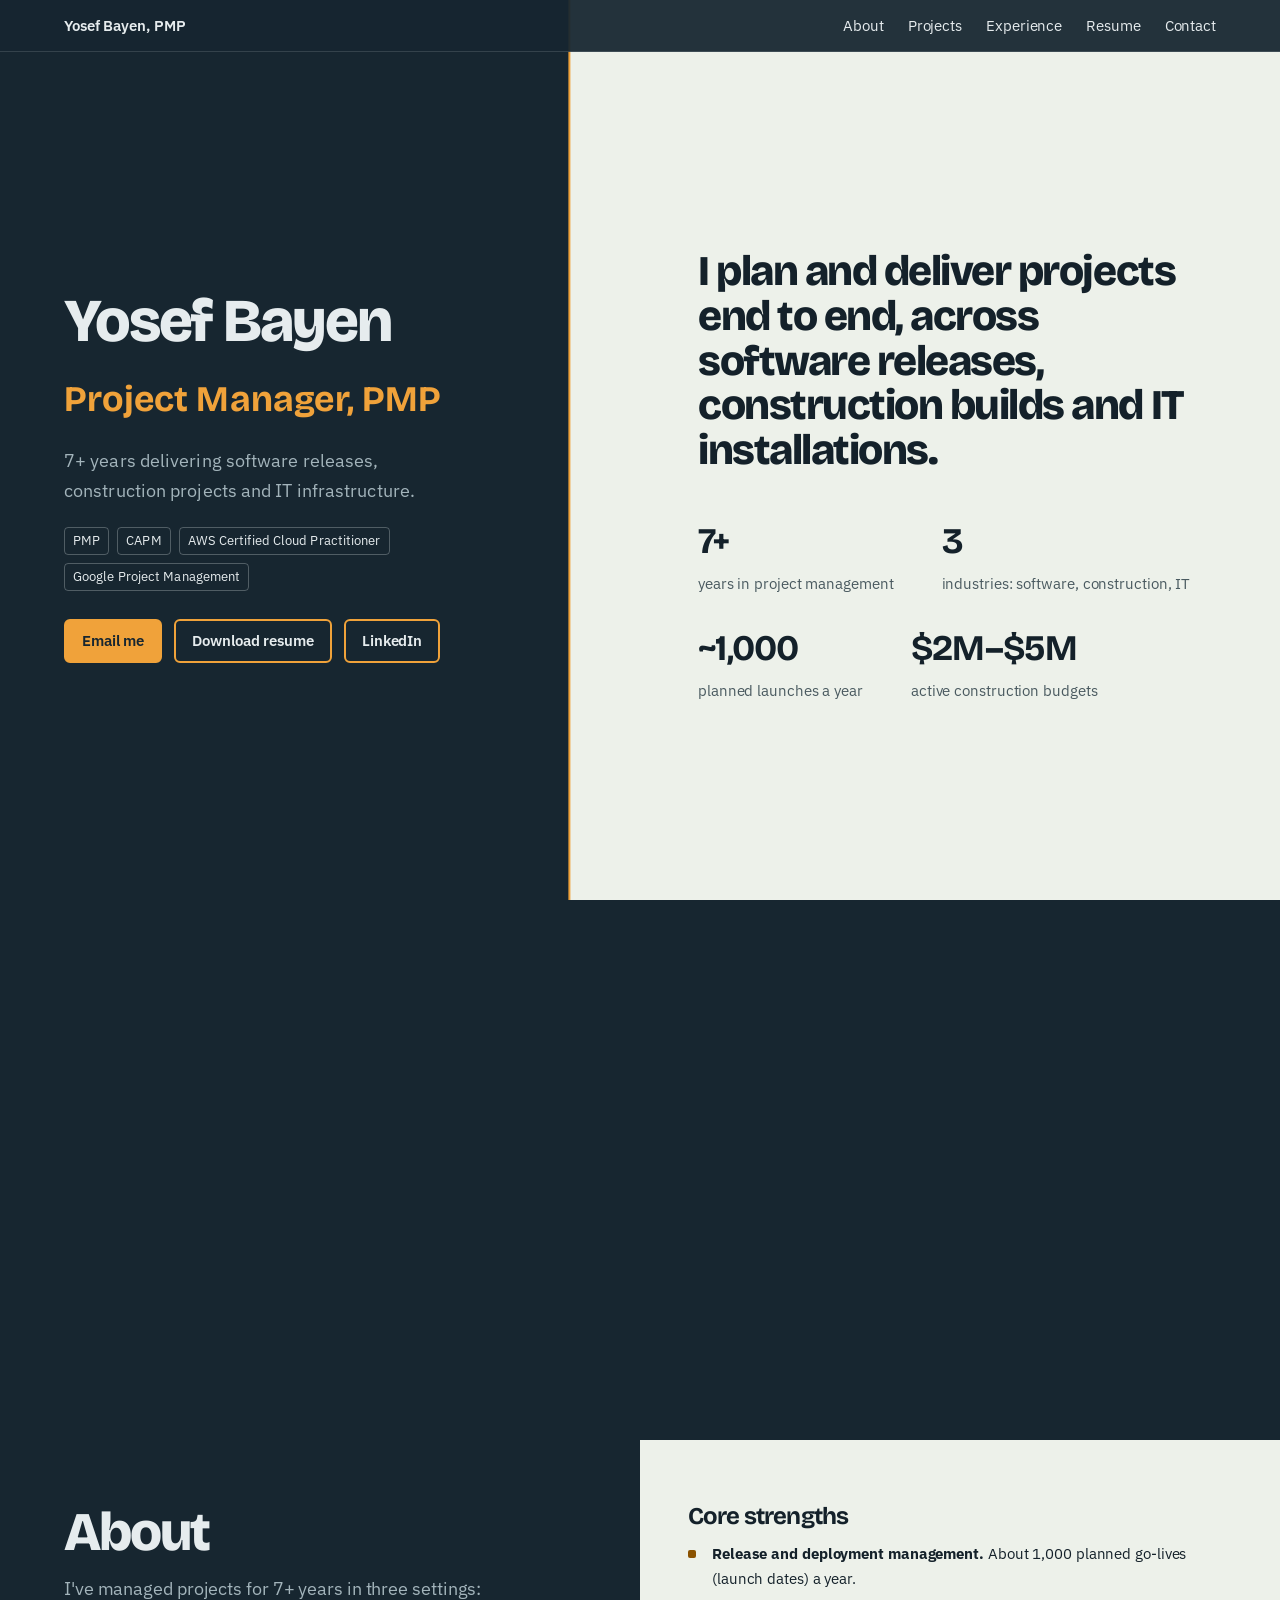
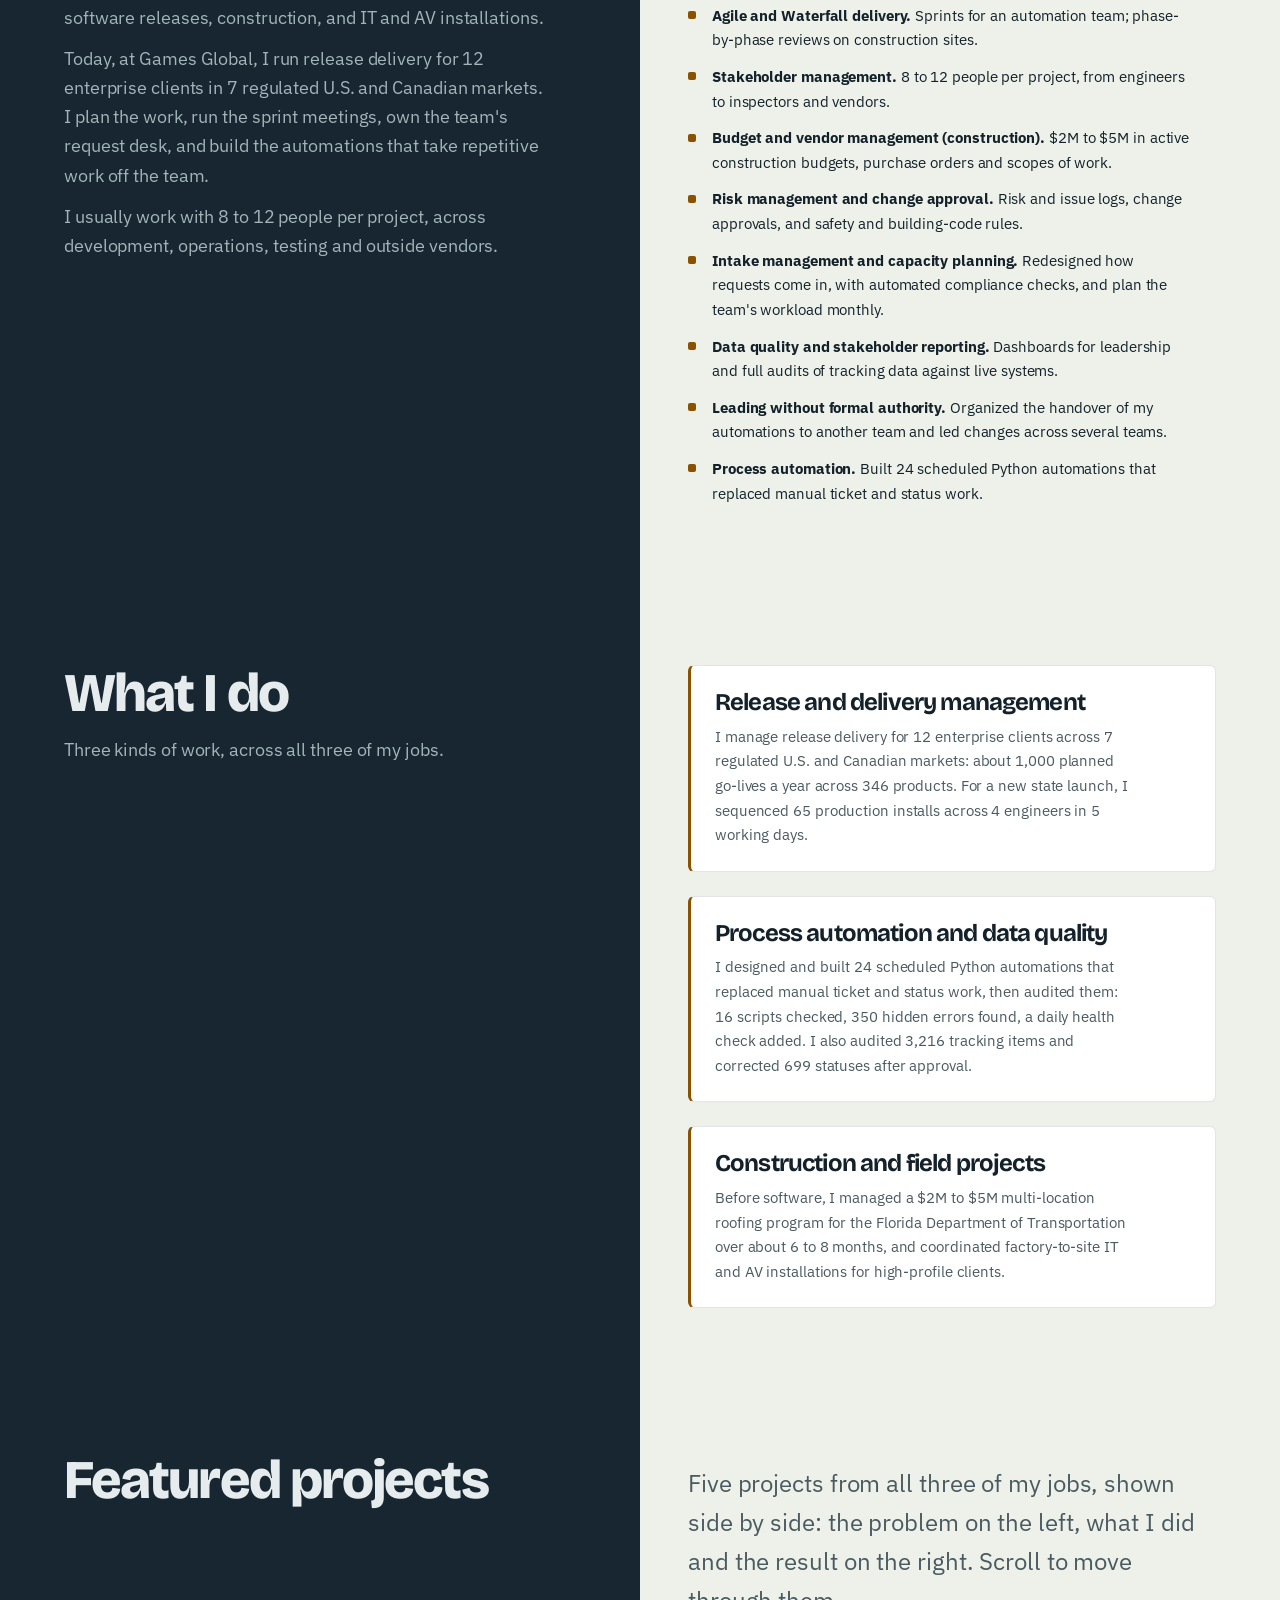
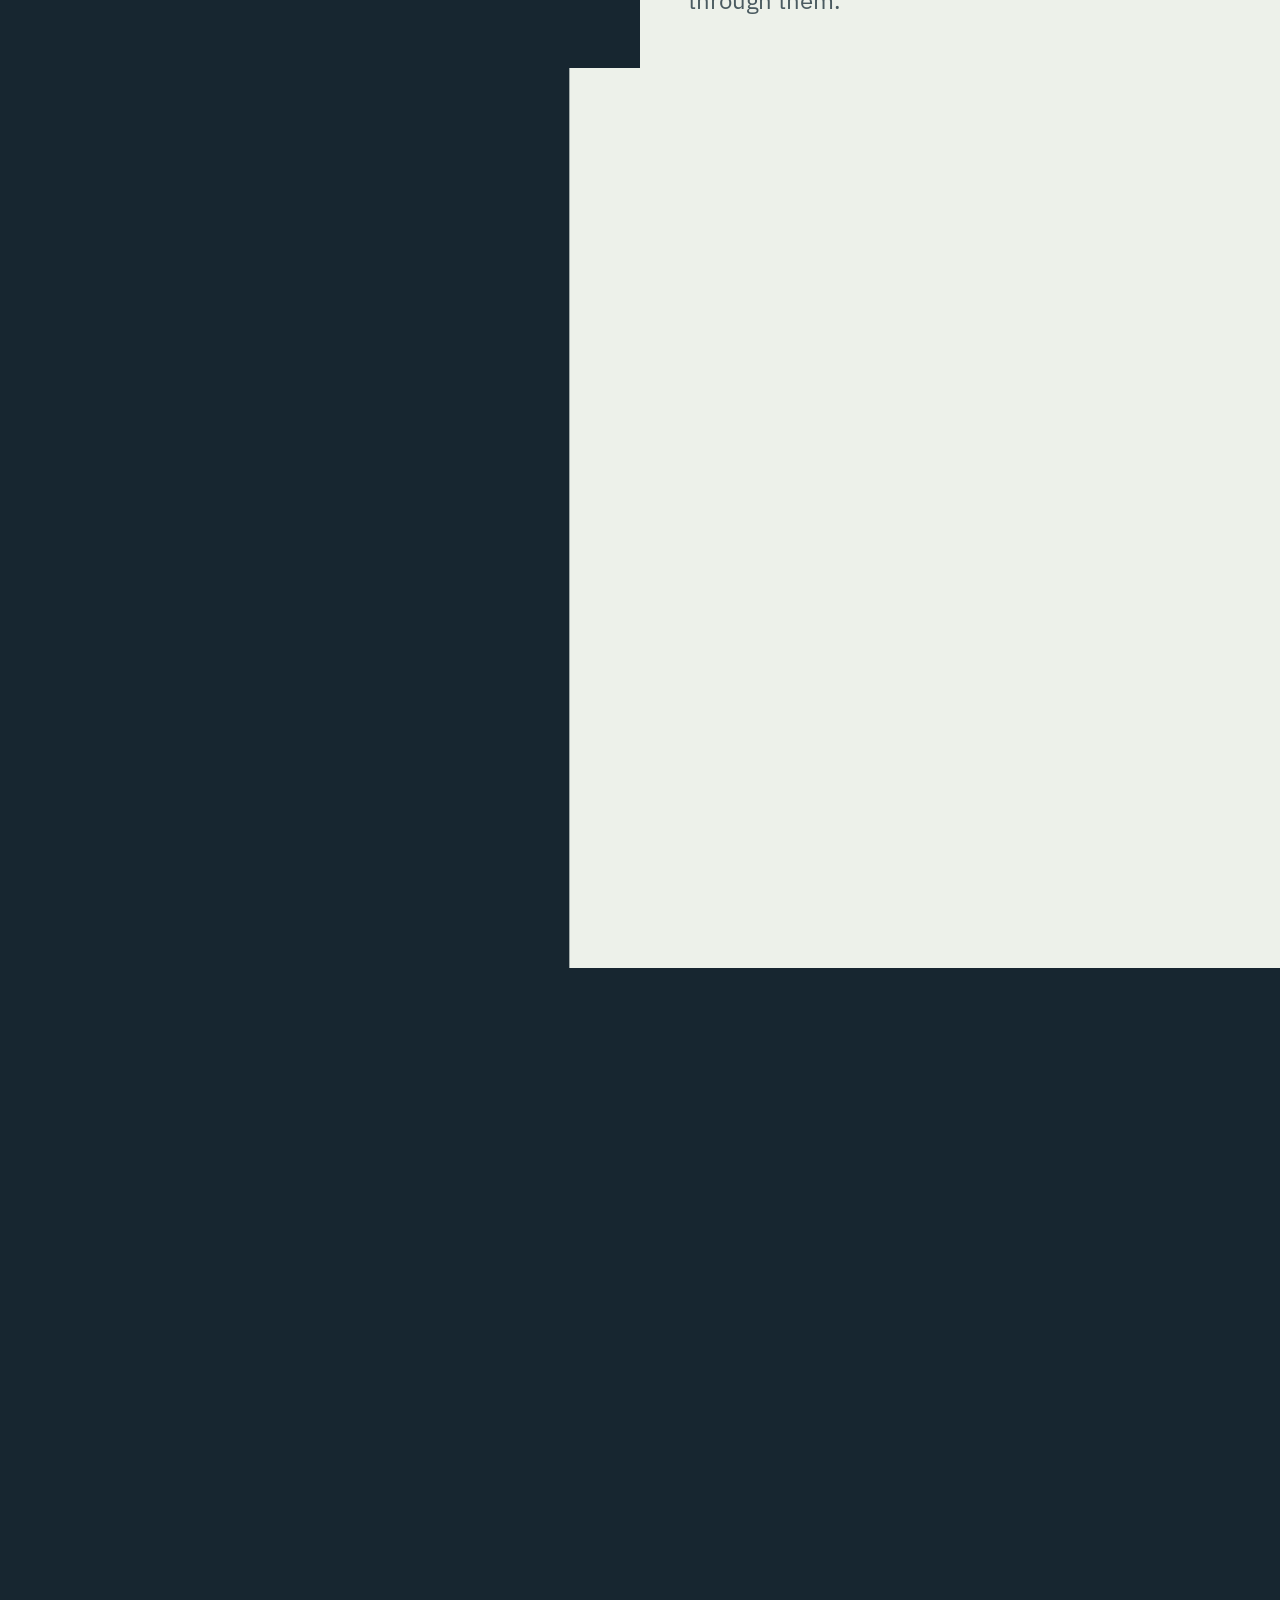
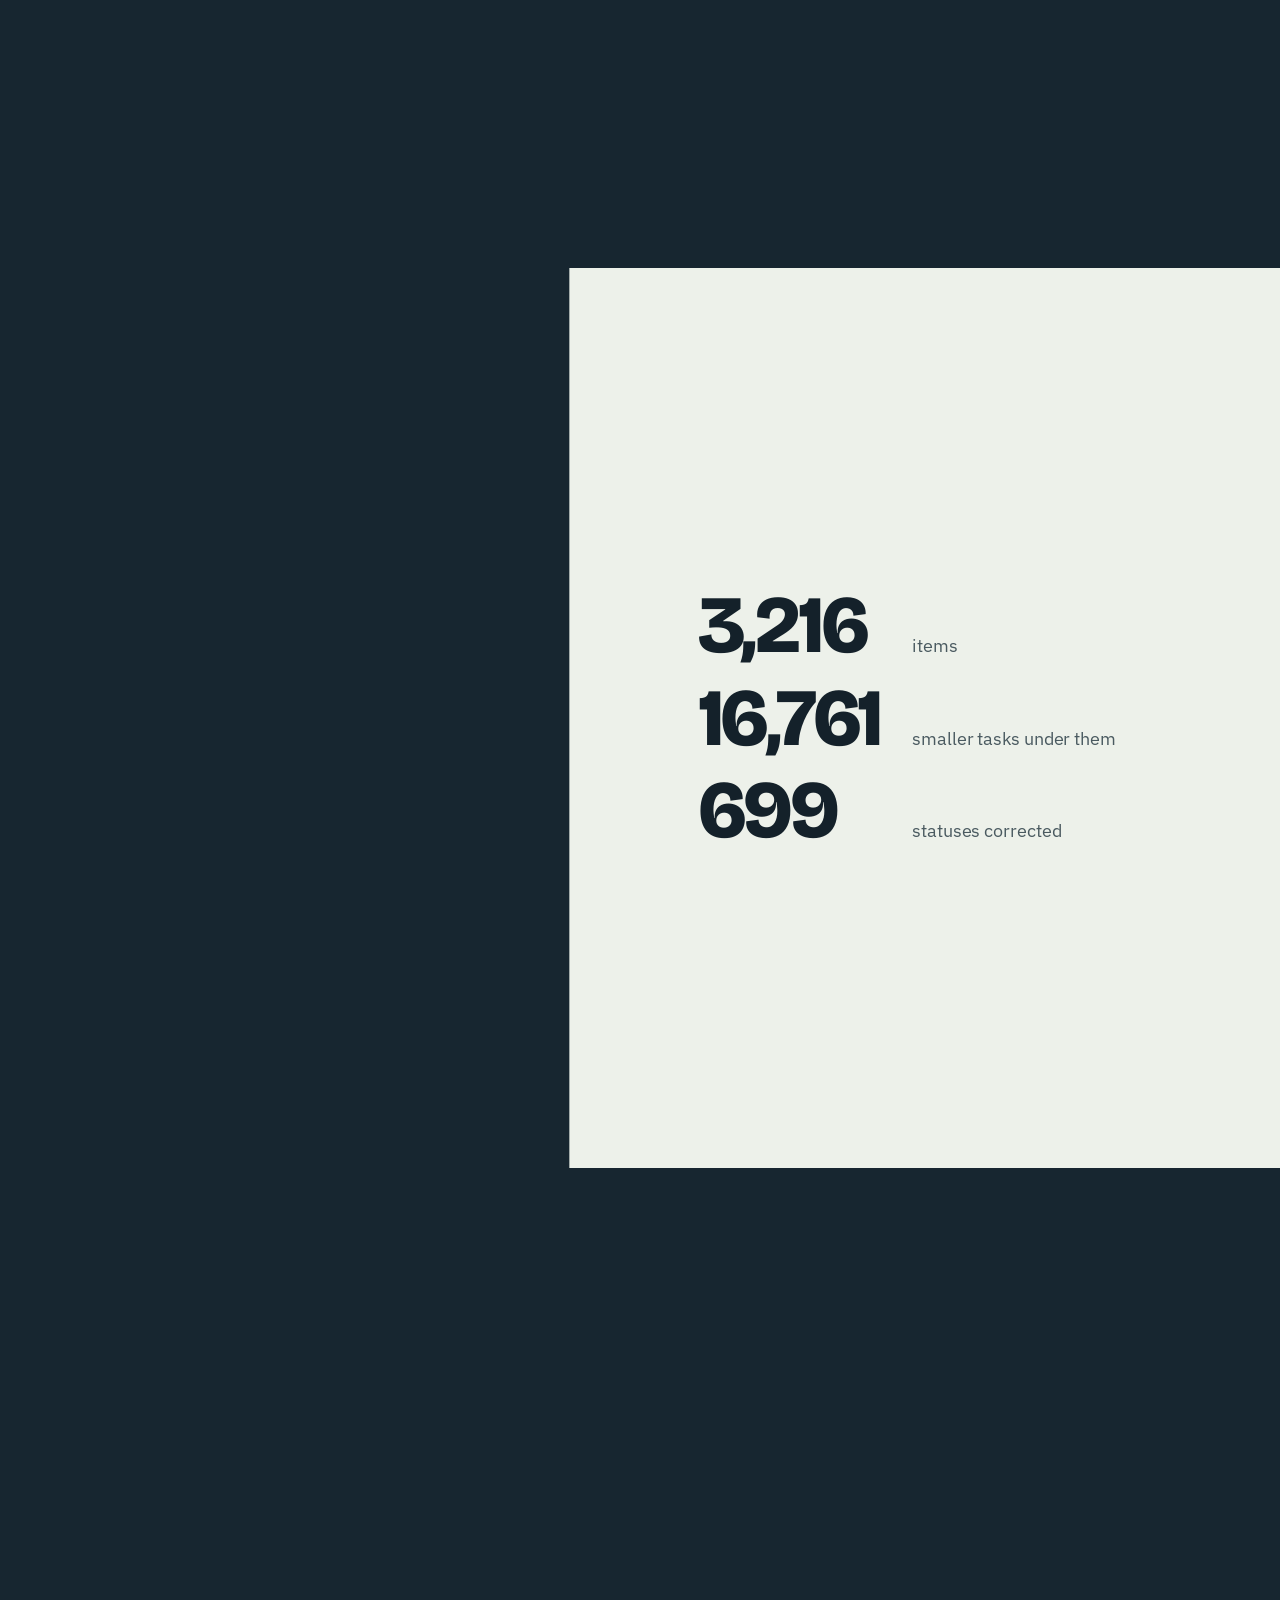
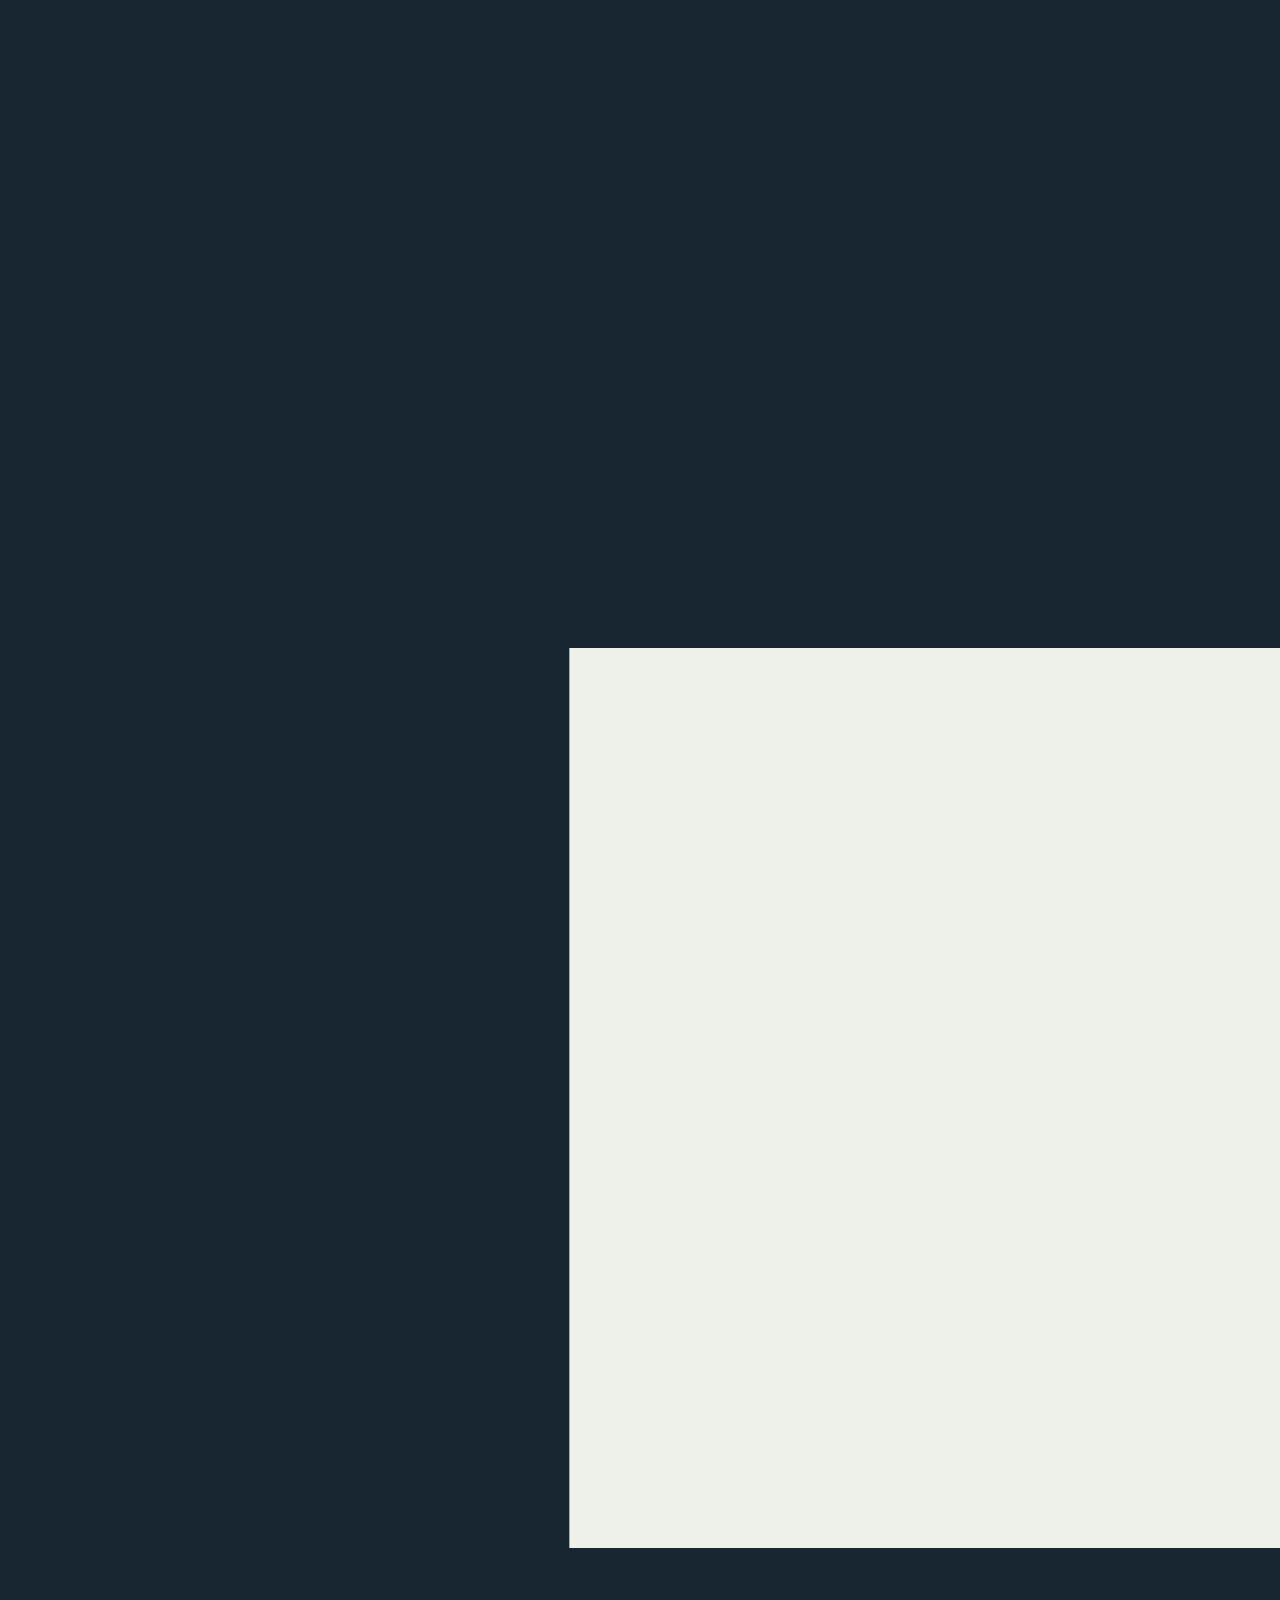
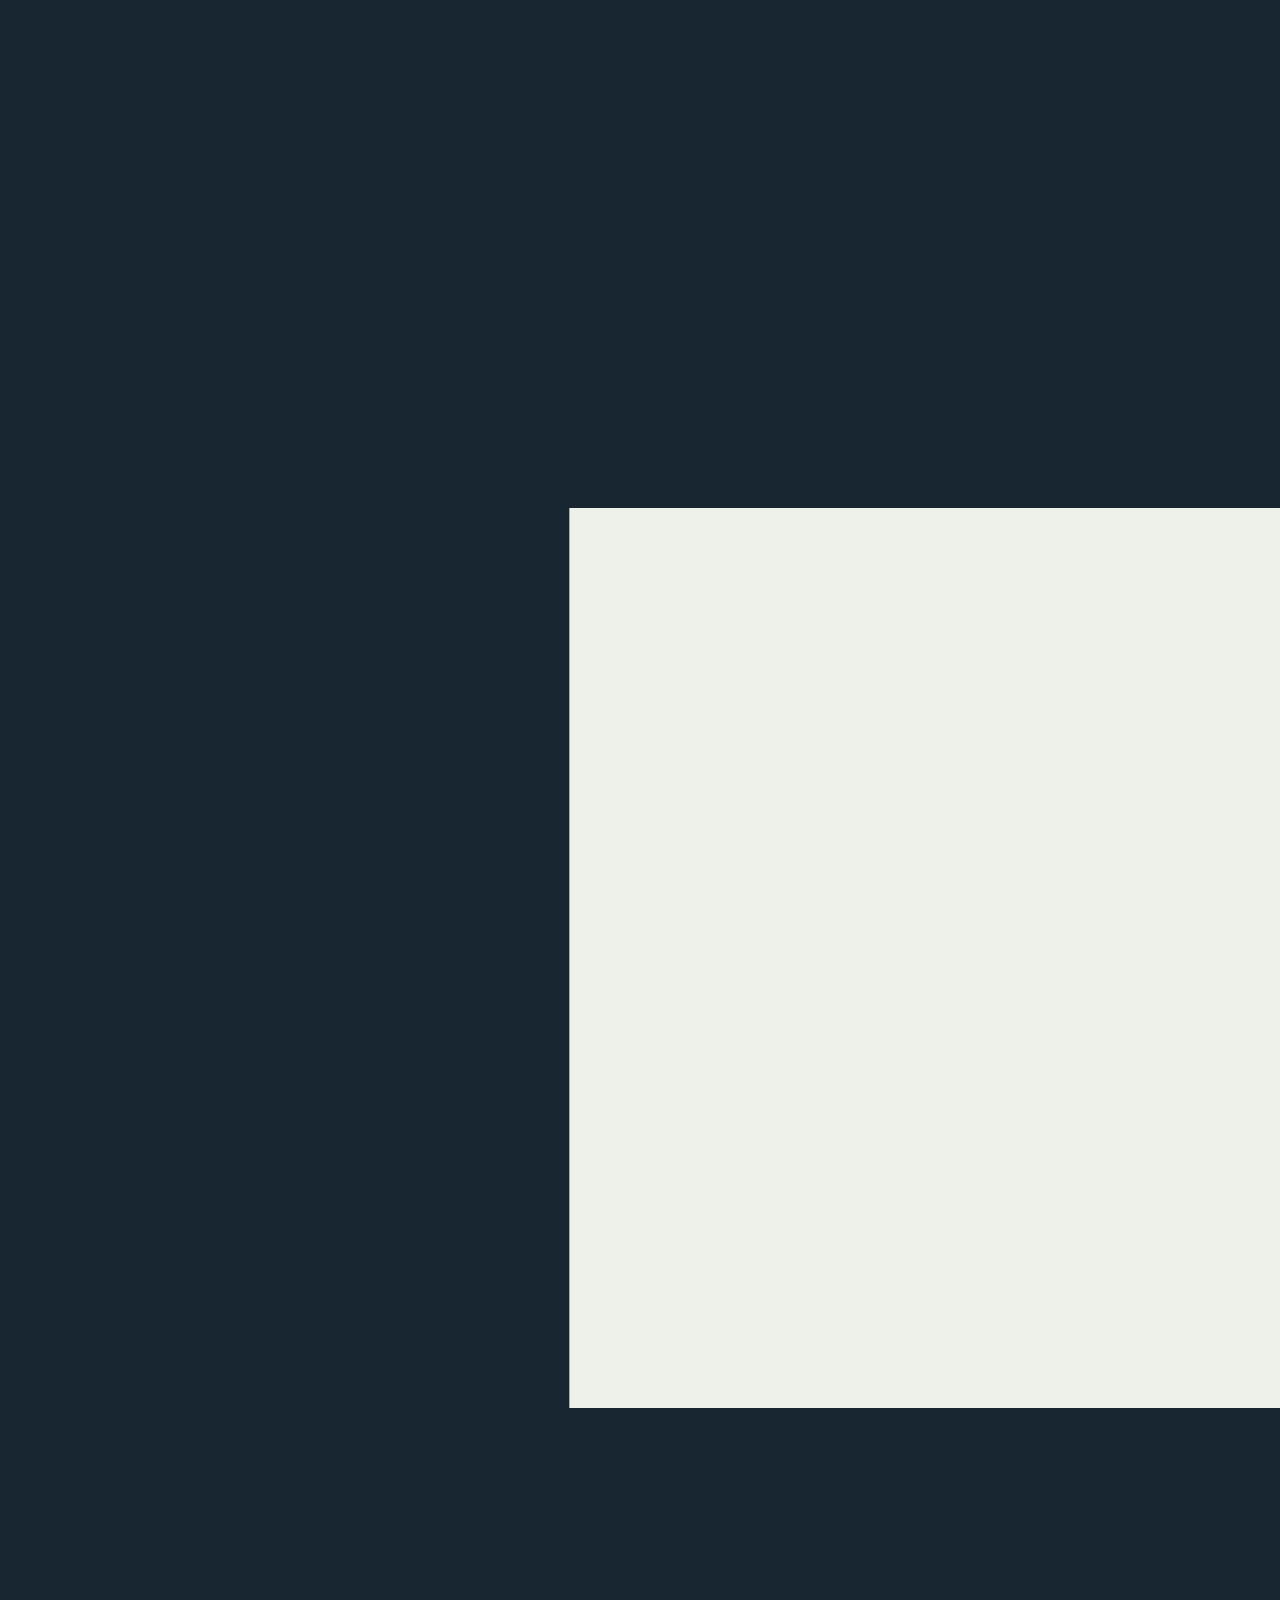
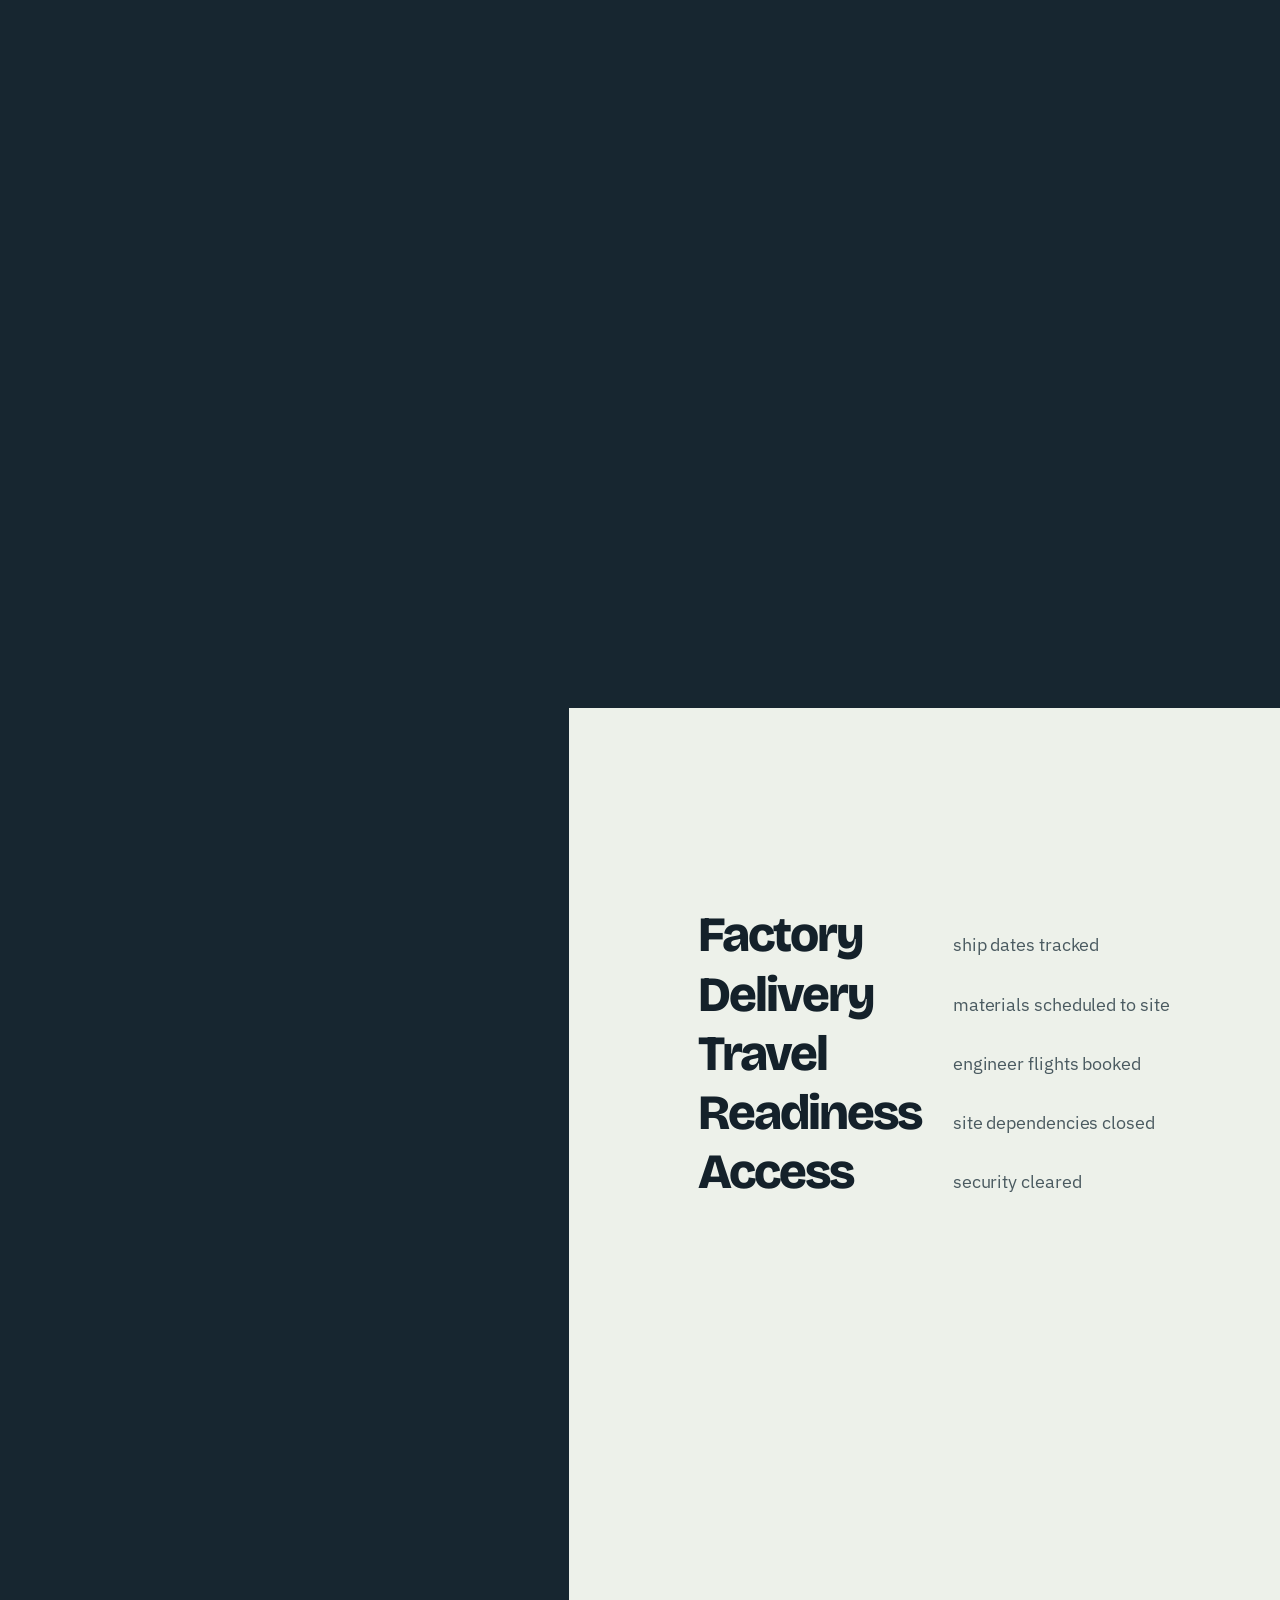
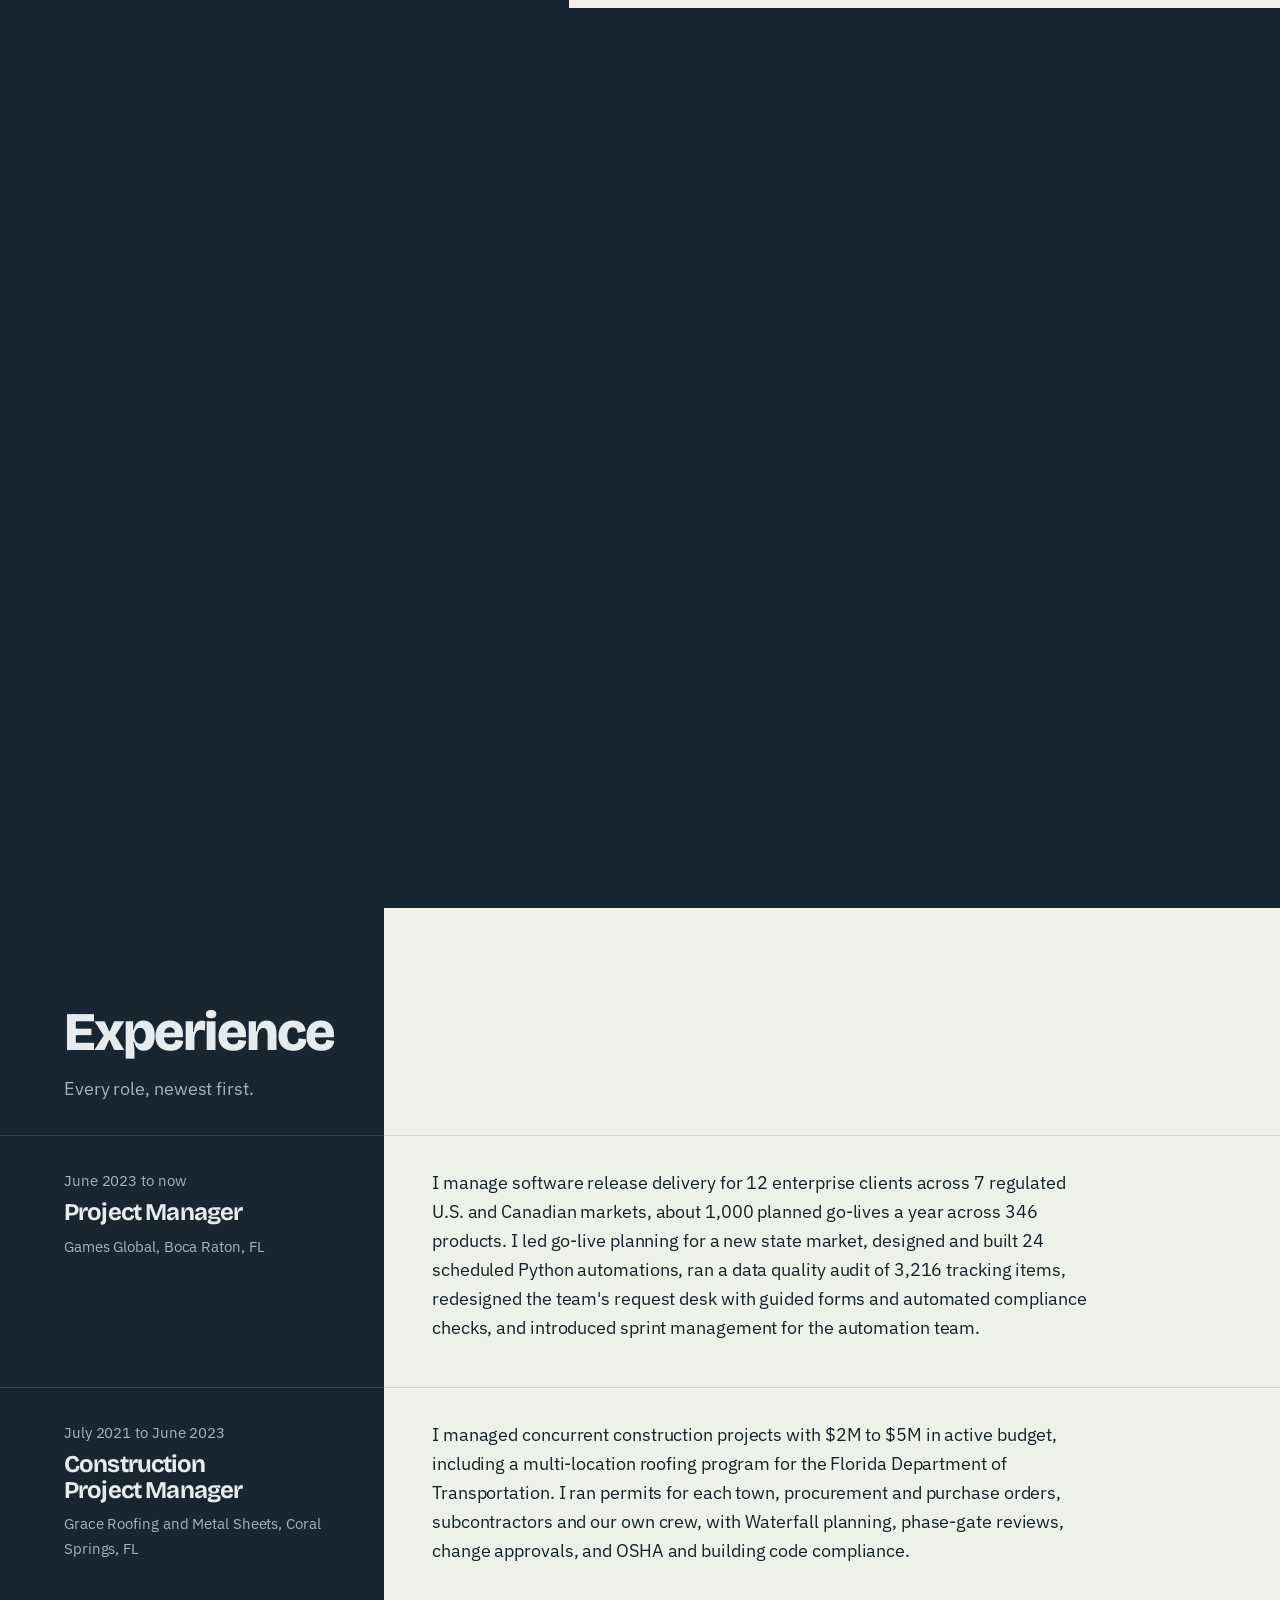
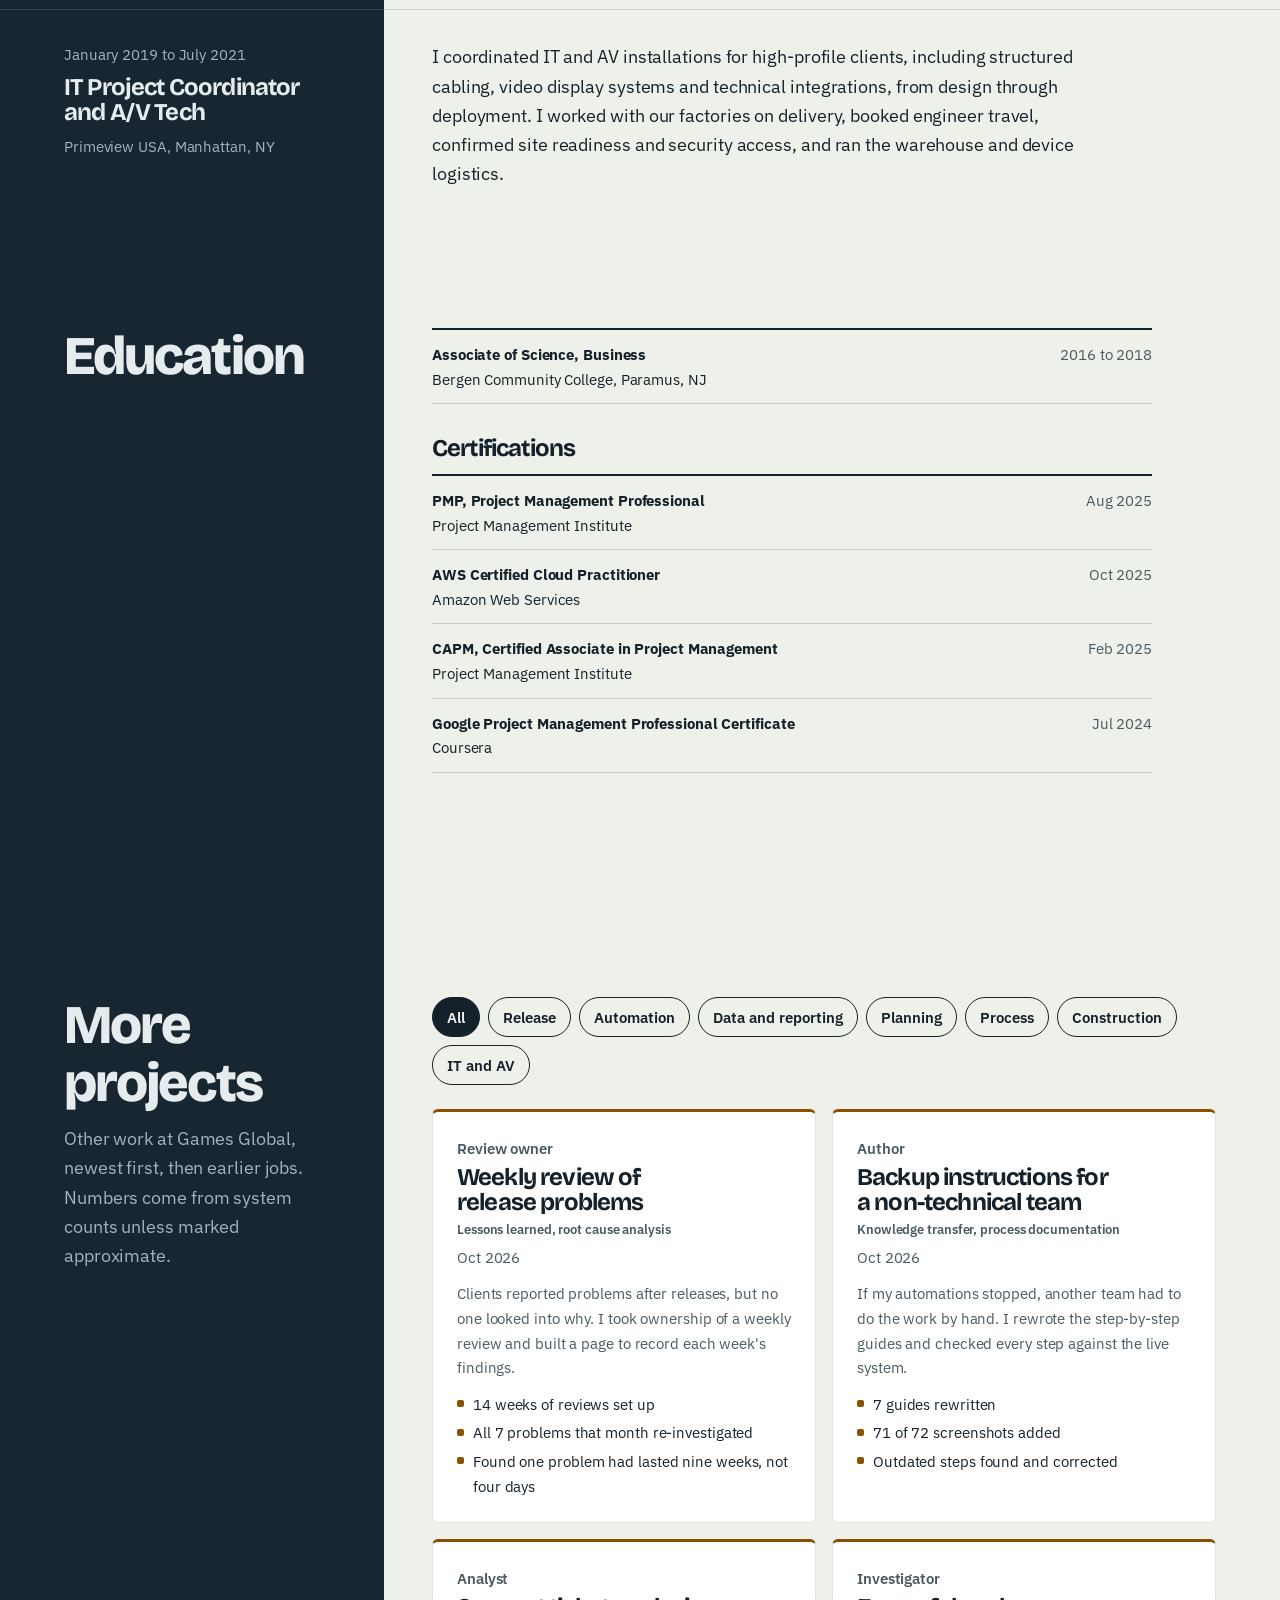
<file: index.html>
<!doctype html>
<html lang="en">
<head>
<meta charset="utf-8">
<meta name="viewport" content="width=device-width, initial-scale=1, viewport-fit=cover">
<title>Yosef Bayen | Project Manager</title>
<meta name="description" content="Yosef Bayen, PMP. Project manager for software release delivery in regulated markets, with 7+ years of experience.">
<meta property="og:type" content="website">
<meta property="og:title" content="Yosef Bayen | Project Manager, PMP">
<meta property="og:description" content="Yosef Bayen, PMP. Project manager for software release delivery in regulated markets, with 7+ years of experience.">
<meta property="og:url" content="https://ybayen12-beep.github.io/">
<meta property="og:image" content="https://ybayen12-beep.github.io/og.png">
<meta property="og:image:width" content="1200">
<meta property="og:image:height" content="630">
<meta name="twitter:card" content="summary_large_image">

<link rel="icon" href="data:image/svg+xml,<svg xmlns='http://www.w3.org/2000/svg' viewBox='0 0 32 32'><rect width='16' height='32' fill='%23172630'/><rect x='16' width='16' height='32' fill='%23EDF1EA'/></svg>">
<link rel="preconnect" href="https://fonts.googleapis.com">
<link rel="preconnect" href="https://fonts.gstatic.com" crossorigin>
<link href="https://fonts.googleapis.com/css2?family=Bricolage+Grotesque:opsz,wght@12..96,500;12..96,700;12..96,800&family=IBM+Plex+Sans:wght@400;500;600&display=swap" rel="stylesheet">
<link rel="stylesheet" href="scrollcraft.css">
<style>
  :root {
    --sc-canvas: #172630;  --sc-surface: #1f3340;
    --sc-ink: #e6ecee;     --sc-ink-soft: #a3b4bb;
    --sc-accent: #f0a23a;  --sc-accent-ink: #172630;
    --sc-font-display: "Bricolage Grotesque", system-ui, sans-serif;
    --sc-font-text: "IBM Plex Sans", system-ui, sans-serif;

    --light: #edf1ea; --light-ink: #14212a; --light-soft: #4a5a60; --light-accent: #8a5200;
    --split: 50;
  }

  /* The two grounds. Found is dark, Fixed is light, and the fixed layer is
     clipped at the divider so the balance can tip without moving layout. */
  .found, .fixed { position: absolute; inset: 0; }
  .found { background: var(--sc-canvas); color: var(--sc-ink); }
  .fixed {
    background: var(--light); color: var(--light-ink);
    --sc-ink: var(--light-ink); --sc-ink-soft: var(--light-soft); --sc-accent: var(--light-accent);
    clip-path: inset(0 0 0 calc(var(--split) * 1%));
  }
  .side { position: absolute; top: 0; bottom: 0; display: flex; flex-direction: column; justify-content: center; gap: var(--sc-4); }
  .found .side { left: var(--sc-gutter); width: calc(var(--w, 28vw) - var(--sc-gutter) - var(--sc-6)); }
  .w46 { --w: 46vw; } .w40 { --w: 40vw; } .w34 { --w: 34vw; } .w30 { --w: 30vw; } .w26 { --w: 26vw; }
  .fixed .side { left: calc(52vw + var(--sc-6)); right: var(--sc-gutter); max-width: 40rem; }

  .when { font-size: var(--sc-t-sm); color: var(--sc-ink-soft); display: flex; gap: var(--sc-3); align-items: center; }
  .status { font-weight: 600; font-size: var(--sc-t-xs); letter-spacing: 0.04em; padding: 2px 8px; border-radius: var(--sc-r-sm); border: 1px solid var(--sc-accent); color: var(--sc-accent); transition: background var(--sc-d-base), color var(--sc-d-base); }
  .is-closed .status { background: var(--sc-accent); color: var(--sc-accent-ink); }

  h1, h2, h3 { font-family: var(--sc-font-display); margin: 0; letter-spacing: var(--sc-track-tight); line-height: var(--sc-leading-tight); text-wrap: balance; }
  .found h2, .found h1 { font-size: var(--sc-t-2xl); font-weight: 700; }
  .found p { margin: 0; color: var(--sc-ink-soft); max-width: 34ch; line-height: 1.68; letter-spacing: 0.005em; }
  .fixed p { margin: 0; max-width: 46ch; }
  .lead-in { font-size: var(--sc-t-lg); color: var(--light-soft); }

  /* Hero: the two headlines read across the divider as one sentence. */
  .hero-name { font-size: clamp(2.4rem, 1.4rem + 3vw, 4.4rem) !important; font-weight: 800 !important; }
  .hero-title { font-family: var(--sc-font-display); font-size: var(--sc-t-xl) !important; font-weight: 700; color: var(--sc-accent) !important; letter-spacing: var(--sc-track-snug); }
  .side { padding-top: 3.25rem; }
  .hero-fix { font-size: clamp(1.6rem, min(1.2rem + 1.8vw, 5.2vh), 3rem); font-weight: 800; font-family: var(--sc-font-display); letter-spacing: var(--sc-track-tight); line-height: var(--sc-leading-tight); color: var(--light-ink); }
  .facts { display: flex; flex-wrap: wrap; gap: var(--sc-5) var(--sc-7); margin-top: var(--sc-5); }
  .facts div { font-size: var(--sc-t-sm); color: var(--light-soft); }
  .facts strong { display: block; font-family: var(--sc-font-display); font-size: var(--sc-t-xl); color: var(--light-ink); letter-spacing: var(--sc-track-snug); }

  .big { display: inline-block; font-family: var(--sc-font-display); font-weight: 800; font-size: clamp(4rem, 2rem + 9vw, 10rem); line-height: 1; letter-spacing: -0.045em; padding-bottom: 0.06em; font-variant-numeric: tabular-nums; }
  .big-label { font-size: var(--sc-t-lg); max-width: 30ch; }
  .fix-line { border-top: 2px solid var(--light-ink); padding-top: var(--sc-4); margin-top: var(--sc-3) !important; }
  .fix-line b { color: var(--light-accent); }

  .scale { display: grid; grid-template-columns: auto 1fr; gap: var(--sc-2) var(--sc-6); align-items: baseline; padding: 0.1em 0.2em 0.1em 0; }
  .scale strong { font-family: var(--sc-font-display); font-weight: 800; font-size: clamp(2.6rem, 1.4rem + 4.6vw, 6rem); letter-spacing: -0.04em; line-height: 1.04; }
  .scale span { font-size: var(--sc-t-base); color: var(--light-soft); }

  /* Peak: the launch board. Blocks land as the act scrolls. */
  .board { display: grid; grid-template-columns: repeat(13, 1fr); gap: 6px; max-width: 34rem; }
  .board i { aspect-ratio: 1; border-radius: 3px; background: color-mix(in oklab, var(--light-ink) 9%, transparent); transform: scale(0.6); opacity: 0.5; transition: transform 260ms var(--sc-ease-out), opacity 260ms var(--sc-ease-out), background-color 260ms; }
  .board i.on { background: var(--light-ink); transform: none; opacity: 1; }
  .board.moved i.on { background: var(--light-accent); }
  .board-key { font-size: var(--sc-t-sm); color: var(--light-soft); }
  .tally { font-family: var(--sc-font-display); font-weight: 800; font-size: var(--sc-t-3xl); letter-spacing: -0.04em; line-height: 1; font-variant-numeric: tabular-nums; }
  .tally small { font-family: var(--sc-font-text); font-weight: 500; font-size: var(--sc-t-base); letter-spacing: 0; color: var(--light-soft); margin-left: var(--sc-2); }

  /* Close: the fixed side owns the screen. */
  .close .fixed .side { left: var(--sc-gutter); right: var(--sc-gutter); max-width: none; display: grid; grid-template-columns: 1.1fr 1fr; gap: var(--sc-7) var(--sc-9); align-content: center; }
  .close h2 { font-size: var(--sc-t-3xl); font-weight: 800; grid-column: 1 / -1; max-width: 18ch; }
  .roles, .certs { list-style: none; margin: 0; padding: 0; border-top: 2px solid var(--light-ink); }
  .roles li, .certs li { display: flex; justify-content: space-between; gap: var(--sc-5); padding: var(--sc-3) 0; border-bottom: 1px solid color-mix(in oklab, var(--light-ink) 16%, transparent); font-size: var(--sc-t-sm); }
  .roles b { font-weight: 600; }
  .roles span:last-child, .certs span:last-child { color: var(--light-soft); white-space: nowrap; }
  .col-h { font-size: var(--sc-t-sm); font-weight: 600; margin: 0 0 var(--sc-2) !important; color: var(--light-soft); }
  .ask { grid-column: 1 / -1; display: flex; flex-wrap: wrap; gap: var(--sc-3); align-items: center; }
  .btn { display: inline-flex; align-items: center; min-height: 48px; padding: 0 var(--sc-5); border-radius: var(--sc-r-sm); font-weight: 600; text-decoration: none; border: 2px solid var(--light-ink); color: var(--light-ink); }
  .btn--solid { background: var(--light-ink); color: var(--light); }
  .btn:hover { background: var(--light-accent); border-color: var(--light-accent); color: var(--light); }
  a:focus-visible { outline: 3px solid var(--light-accent); outline-offset: 3px; }

  /* The divider is the chrome: both labels and the open-ticket count. */
  .divider { position: fixed; inset: 0 auto 0 0; width: 0; z-index: var(--sc-z-chrome); pointer-events: none; will-change: transform; transition: opacity var(--sc-d-slow); }
  .divider::before { content: ""; position: absolute; inset: 0 auto 0 -1px; width: 2px; background: var(--sc-accent); }
  .divider .lab { position: absolute; top: 4.25rem; font-size: var(--sc-t-xs); font-weight: 600; letter-spacing: 0.06em; white-space: nowrap; }
  .divider .lab--l { right: var(--sc-4); color: var(--sc-ink); }
  .divider .lab--r { left: var(--sc-4); color: var(--light-ink); }
  .divider .count { position: absolute; top: 50%; left: 0; transform: translate(-50%, -50%); background: var(--sc-accent); color: var(--sc-accent-ink); font-weight: 600; font-size: var(--sc-t-xs); padding: 6px 10px; border-radius: var(--sc-r-pill); white-space: nowrap; font-variant-numeric: tabular-nums; }
  .divider.gone { opacity: 0; }

  @media (max-width: 760px) {
    .fixed { clip-path: inset(calc(var(--split) * 1%) 0 0 0); }
    .side { justify-content: flex-start; gap: var(--sc-3); }
    .found .side { left: var(--sc-gutter); right: var(--sc-gutter); width: auto; top: var(--sc-8); bottom: auto; }
    .fixed .side { left: var(--sc-gutter); right: var(--sc-gutter); top: calc(50svh + var(--sc-6)); bottom: auto; }
    .found h2, .found h1 { font-size: var(--sc-t-xl); }
    .hero-name { font-size: clamp(2rem, 1.4rem + 2.4vw, 2.6rem) !important; }
    .hero-fix { font-size: var(--sc-t-lg) !important; }
    .hero-title { font-size: var(--sc-t-lg) !important; }
    .found .side { top: var(--sc-6) !important; max-height: calc(var(--split) * 1svh - var(--sc-8)); overflow: hidden; }
    .found p { font-size: var(--sc-t-sm); max-width: none; }
    .fixed p, .big-label { font-size: var(--sc-t-sm); }
    .lead-in { font-size: var(--sc-t-sm); }
    .big { font-size: 4.2rem; }
    .scale strong { font-size: 2.2rem; }
    .scale span { font-size: var(--sc-t-sm); }
    .facts { gap: var(--sc-3) var(--sc-5); margin-top: var(--sc-2); }
    .facts strong { font-size: var(--sc-t-lg); }
    .tally { font-size: var(--sc-t-2xl); }
    .tally small { display: block; margin: 4px 0 0; font-size: var(--sc-t-sm); }
    .board { gap: 4px; max-width: none; }
    .divider { inset: 0 0 auto 0; height: 0; width: auto; }
    .divider::before { inset: -1px 0 auto 0; height: 2px; width: auto; }
    .divider .lab { top: auto; }
    .divider .lab--l { right: auto; left: var(--sc-gutter); bottom: var(--sc-2); }
    .divider .lab--r { left: var(--sc-gutter); top: var(--sc-2); }
    .divider .count { left: auto; right: var(--sc-gutter); top: 0; transform: translateY(-50%); }
    .close .fixed .side { top: var(--sc-6); bottom: auto; grid-template-columns: 1fr; gap: var(--sc-4); }
    .close h2 { font-size: var(--sc-t-xl); }
    .roles li, .certs li { padding: 5px 0; font-size: var(--sc-t-xs); }
    .btn { min-height: 44px; padding: 0 var(--sc-4); font-size: var(--sc-t-sm); }
  }
  @media (prefers-reduced-motion: reduce) {
    .board i { transition: none; transform: none; }
  }

  /* The full log keeps the split: problem column on the dark ground, fix column on the light. */
  .log { position: relative; z-index: 2; padding: var(--sc-8) 0 var(--sc-9); background: linear-gradient(90deg, var(--sc-canvas) 0 30vw, var(--light) 30vw 100%); }
  .log-head, .row { display: grid; grid-template-columns: 30vw 1fr; }
  .log-l { padding: var(--sc-6) var(--sc-7) var(--sc-6) var(--sc-gutter); color: var(--sc-ink); }
  .log-r { padding: var(--sc-6) var(--sc-gutter) var(--sc-6) var(--sc-7); color: var(--light-ink); --sc-ink: var(--light-ink); --sc-ink-soft: var(--light-soft); max-width: 52rem; }
  .log-head h2 { font-size: var(--sc-t-2xl); font-weight: 800; }
  .log-head p { margin: var(--sc-3) 0 0; color: var(--sc-ink-soft); max-width: 34ch; }
  .log-head .log-r p { color: var(--light-soft); max-width: 46ch; }
  .log-head--sub { margin-top: var(--sc-8); }
  .row { border-top: 1px solid color-mix(in oklab, var(--light-ink) 14%, transparent); }
  .row .log-l { border-top: 1px solid color-mix(in oklab, var(--sc-ink) 14%, transparent); margin-top: -1px; }
  .row h3 { font-size: var(--sc-t-lg); font-weight: 700; margin-top: var(--sc-2); }
  .row .log-l p { margin: var(--sc-2) 0 0; color: var(--sc-ink-soft); font-size: var(--sc-t-sm); max-width: 36ch; }
  .row .log-r p { margin: 0 0 var(--sc-3); max-width: 60ch; }
  .row ul { margin: 0; padding: 0; list-style: none; display: grid; gap: var(--sc-2); }
  .row li { position: relative; padding-left: var(--sc-5); font-size: var(--sc-t-sm); }
  .row li::before { content: ""; position: absolute; left: 0; top: 0.55em; width: 8px; height: 8px; border-radius: 2px; background: var(--light-accent); }
  .tools p { font-size: var(--sc-t-sm); }
  .when .role { color: var(--sc-accent); font-weight: 600; }
  .story { display: inline-block; margin-top: var(--sc-3); font-weight: 600; color: var(--light-accent); }
  .divider.in-log .count, .divider.in-log .lab { opacity: 0; }
  .divider.in-hero .lab { opacity: 0; }
  .divider .lab { transition: opacity var(--sc-d-base); }
  .log--half { background: linear-gradient(90deg, var(--sc-canvas) 0 50vw, var(--light) 50vw 100%); padding: var(--sc-6) 0 var(--sc-8); }
  .log--half .log-head, .log--half .row { grid-template-columns: 50vw 1fr; }
  .log--half .row h3 { margin-top: 0; }
  [id] { scroll-margin-top: 3.5rem; }

  @media (max-width: 760px) {
    .log { background: var(--light); padding: 0; }
    .log-head, .row { grid-template-columns: 1fr; }
    .log-l { background: var(--sc-canvas); padding: var(--sc-5) var(--sc-gutter); }
    .log-r { padding: var(--sc-5) var(--sc-gutter) var(--sc-6); }
    .row .log-l p, .log-head p { max-width: none; }
    .divider.in-log { opacity: 0; }
    .log-r:empty { display: none; }
    .log--half { background: var(--light); }
    .log--half .log-head, .log--half .row { grid-template-columns: 1fr; }
    .log--half .row h3, .log--half .log-head .log-l { text-align: left; }
    .log--half .log-head p { margin-left: 0; }
  }

  /* Top menu: name, sections, resume and contact, always one tap away. */
  .topnav { position: fixed; inset: 0 0 auto 0; z-index: calc(var(--sc-z-chrome) + 1); display: flex; justify-content: space-between; align-items: center; gap: var(--sc-4); padding: 0 var(--sc-gutter); height: 3.25rem; background: color-mix(in oklab, var(--sc-canvas) 94%, transparent); color: #e6ecee; font-size: var(--sc-t-sm); border-bottom: 1px solid color-mix(in oklab, #e6ecee 14%, transparent); }
  .topnav a { text-decoration: none; color: inherit; }
  .topnav a:hover { color: #f0a23a; }
  .topnav__name { font-weight: 600; }
  .topnav__links { display: flex; gap: var(--sc-5); }
  .topnav a:focus-visible { outline: 3px solid #f0a23a; outline-offset: 3px; }
  .hero-cta { display: flex; flex-wrap: wrap; gap: var(--sc-3); margin-top: var(--sc-3); }
  .hbtn { display: inline-flex; align-items: center; min-height: 44px; padding: 0 var(--sc-4); border-radius: var(--sc-r-sm); border: 2px solid #f0a23a; color: #e6ecee; font-weight: 600; text-decoration: none; font-size: var(--sc-t-sm); }
  .hbtn--solid { background: #f0a23a; color: #172630; }
  .hbtn:hover { background: #e6ecee; border-color: #e6ecee; color: #172630; }
  .hbtn:focus-visible { outline: 3px solid #f0a23a; outline-offset: 3px; }
  @media (max-width: 760px) {
    .topnav { height: 2.75rem; }
    .side { padding-top: 0; }
    .topnav__name { display: none; }
    .topnav__links { gap: var(--sc-4); width: 100%; justify-content: space-between; }
    .found .side { top: calc(var(--sc-6) + 2.75rem) !important; }
    .hero-cta { margin-top: var(--sc-1); }
    .hbtn { min-height: 40px; padding: 0 var(--sc-3); font-size: var(--sc-t-xs); }
    .close .fixed .side { top: calc(var(--sc-6) + 2.75rem); }
  }

  /* About, cards, tools: the original site's layout inside the split. */
  .log--half .log-head .log-l p { max-width: 44ch; }
  .log--half .log-head .log-l p + p { margin-top: var(--sc-3); }
  .col-title { font-size: var(--sc-t-lg); font-weight: 700; margin-bottom: var(--sc-3); }
  .strengths { list-style: none; margin: 0; padding: 0; display: grid; gap: var(--sc-3); max-width: 46ch; }
  .strengths li { font-size: var(--sc-t-sm); padding-left: var(--sc-5); position: relative; }
  .strengths li::before { content: ""; position: absolute; left: 0; top: 0.55em; width: 8px; height: 8px; border-radius: 2px; background: var(--light-accent); }
  .log--intro { padding: var(--sc-4) 0; }
  .log--intro .log-r .lead-in { max-width: 44ch; color: var(--light-soft); }
  .log--cards .log-r { max-width: none; }
  .cards { display: grid; grid-template-columns: repeat(auto-fill, minmax(18rem, 1fr)); gap: var(--sc-4); }
  .card { background: #fff; border: 1px solid color-mix(in oklab, var(--light-ink) 12%, transparent); border-top: 3px solid var(--light-accent); border-radius: var(--sc-r-sm); padding: var(--sc-5); }
  .card--past { border-top-color: var(--light-ink); }
  .card-role { font-size: var(--sc-t-xs); font-weight: 600; color: var(--light-accent); margin: 0 0 var(--sc-1) !important; }
  .card h3 { font-size: var(--sc-t-lg); font-weight: 700; margin: 0; }
  .card-date { font-size: var(--sc-t-xs); color: var(--light-soft); margin: var(--sc-1) 0 var(--sc-3) !important; }
  .card p { font-size: var(--sc-t-sm); margin: 0; }
  .card ul { list-style: none; margin: var(--sc-3) 0 0; padding: 0; display: grid; gap: var(--sc-1); }
  .card li { font-size: var(--sc-t-sm); padding-left: var(--sc-4); position: relative; }
  .card li::before { content: ""; position: absolute; left: 0; top: 0.55em; width: 7px; height: 7px; border-radius: 2px; background: var(--light-accent); }
  .toolgrid { display: grid; grid-template-columns: repeat(auto-fit, minmax(13rem, 1fr)); gap: var(--sc-5); }
  .toolgrid h3 { font-size: var(--sc-t-base); font-weight: 700; margin-bottom: var(--sc-1); }
  .toolgrid p { font-size: var(--sc-t-sm); color: var(--light-soft); margin: 0; }
  .hero-certs { display: flex; flex-wrap: wrap; gap: var(--sc-2); margin: var(--sc-1) 0 0 !important; }
  .hero-certs span { font-size: var(--sc-t-xs); border: 1px solid color-mix(in oklab, #e6ecee 28%, transparent); border-radius: 4px; padding: 2px 8px; color: #e6ecee; }
  @media (max-width: 760px) {
    .log--half .log-head .log-l p { margin-left: 0; max-width: none; }
    .log--cards { background: var(--light); }
    .cards { grid-template-columns: 1fr; }
    .hero-certs { display: none; }
  }
  .fix-line--2 { border-top: 0; padding-top: 0; }
  .lead-in b, .fix-line b { color: var(--light-accent); }
  .card-tags { font-size: var(--sc-t-xs) !important; color: var(--light-soft); font-weight: 600; margin: var(--sc-1) 0 0 !important; }
  .pm-tags { font-size: var(--sc-t-xs); font-weight: 600; color: var(--sc-accent); letter-spacing: 0.02em; margin: 0 !important; }
  .card-link { margin-top: var(--sc-3) !important; }
  .big--sm { font-size: clamp(3rem, 1.6rem + 6vw, 7rem); }
  .scale--words strong { font-size: clamp(1.8rem, 1rem + 2.6vw, 3.2rem); }
  .pillars { display: grid; gap: var(--sc-5); max-width: 52rem; }
  .pillar { background: #fff; border: 1px solid color-mix(in oklab, var(--light-ink) 12%, transparent); border-left: 3px solid var(--light-accent); border-radius: var(--sc-r-sm); padding: var(--sc-5); }
  .pillar h3 { font-size: var(--sc-t-lg); font-weight: 700; margin: 0 0 var(--sc-2); }
  .pillar p { font-size: var(--sc-t-sm); margin: 0; }
  .edu { list-style: none; margin: 0; padding: 0; border-top: 2px solid var(--light-ink); max-width: 46rem; }
  .edu li { display: flex; justify-content: space-between; gap: var(--sc-5); padding: var(--sc-3) 0; border-bottom: 1px solid color-mix(in oklab, var(--light-ink) 16%, transparent); font-size: var(--sc-t-sm); }
  .edu li span:last-child { color: var(--light-soft); white-space: nowrap; }
  .edu-h { margin-top: var(--sc-6) !important; }
  .filters { display: flex; flex-wrap: wrap; gap: var(--sc-2); margin-bottom: var(--sc-5); }
  .fbtn { font: inherit; font-size: var(--sc-t-sm); font-weight: 600; padding: 6px 14px; min-height: 40px; border-radius: 999px; border: 1.5px solid var(--light-ink); background: transparent; color: var(--light-ink); cursor: pointer; }
  .fbtn.is-on { background: var(--light-ink); color: var(--light); }
  .fbtn:focus-visible { outline: 3px solid var(--light-accent); outline-offset: 2px; }
  .card[hidden] { display: none; }
  .close-line { grid-column: 1 / -1; font-size: var(--sc-t-lg); color: var(--light-soft); max-width: 52ch; margin: 0 !important; }

  /* Short screens: keep every featured project inside one screen. */
  @media (min-width: 761px) and (max-height: 720px) {
    .fixed .side { gap: var(--sc-3); }
    .found h2 { font-size: clamp(1.6rem, 1rem + 2vw, 2.4rem); }
    .found p { font-size: var(--sc-t-sm); }
    .big { font-size: clamp(3rem, 1.4rem + 6vw, 7rem); }
    .tally { font-size: clamp(2rem, 1rem + 3vw, 3.4rem); }
    .board { max-width: 26rem; gap: 4px; }
    .fix-line { padding-top: var(--sc-2); margin-top: var(--sc-1) !important; }
  }
  @media (max-width: 760px) {
    .fixed .side { top: calc(46svh + var(--sc-4)); gap: var(--sc-2); }
    .big, .big--sm { font-size: 2.6rem; }
    .big-label, .fixed .fix-line, .lead-in { font-size: var(--sc-t-xs) !important; line-height: 1.45; }
    .scale strong { font-size: 1.5rem; }
    .scale--words strong { font-size: 1.3rem; }
    .scale span { font-size: var(--sc-t-xs); }
    .tally { font-size: var(--sc-t-xl); }
    .tally small { font-size: var(--sc-t-xs); }
    .board { gap: 3px; }
    .board-key { display: none; }
    .fix-line { padding-top: var(--sc-2); margin-top: 0 !important; }
    .story { margin-top: var(--sc-1); }
  }
  @media (max-width: 760px) and (max-height: 700px) {
    .facts { gap: var(--sc-2) var(--sc-4); }
    .facts strong { font-size: var(--sc-t-base); }
    .facts div { font-size: var(--sc-t-xs); }
    .hero-fix { font-size: var(--sc-t-base) !important; }
  }
</style>
</head>
<body>

<nav class="topnav" aria-label="Main">
  <a class="topnav__name" href="#top">Yosef Bayen, PMP</a>
  <div class="topnav__links">
    <a href="#about">About</a>
    <a href="#projects">Projects</a>
    <a href="#experience">Experience</a>
    <a href="Yosef-Bayen-Resume.pdf" download>Resume</a>
    <a href="#contact">Contact</a>
  </div>
</nav>

<div class="divider" aria-hidden="true">
  <span class="lab lab--l">The problem</span>
  <span class="lab lab--r">What I did</span>
</div>

<main id="top">

  <!-- A1 hero: the split, established. Greet cues so the landing screen is full. -->
  <section data-sc-act="pin" data-sc-span="1.6" aria-label="Introduction">
    <div data-sc-stage>
      <div class="found w46">
        <div class="side" data-sc-cue="0 1 0 0.2">
          <h1 class="hero-name" data-sc-kinetic="lines">Yosef Bayen</h1>
          <p class="hero-title">Project Manager, PMP</p>
          <p>7+ years delivering software releases, construction projects and IT infrastructure.</p>
          <p class="hero-certs"><span>PMP</span><span>CAPM</span><span>AWS Certified Cloud Practitioner</span><span>Google Project Management</span></p>
          <div class="hero-cta"><a class="hbtn hbtn--solid" href="mailto:ybayen12@gmail.com">Email me</a><a class="hbtn" href="Yosef-Bayen-Resume.pdf" download>Download resume</a><a class="hbtn" href="https://www.linkedin.com/in/yosef-bayen-pmp-3b3341198/" target="_blank" rel="noopener">LinkedIn</a></div>
        </div>
      </div>
      <div class="fixed">
        <div class="side" data-sc-cue="0 1 0 0.2">
          <p class="hero-fix">I plan and deliver projects end to end, across software releases, construction builds and IT installations.</p>
          <div class="facts">
            <div><strong>7+</strong>years in project management</div>
            <div><strong>3</strong>industries: software, construction, IT</div>
            <div><strong>~1,000</strong>planned launches a year</div>
            <div><strong>$2M–$5M</strong>active construction budgets</div>
          </div>
        </div>
      </div>
    </div>
  </section>


  <!-- About: the original site's profile block, in the hero's 50/50 split. -->
  <section class="log log--half" id="about" data-sc-act="flow" aria-labelledby="about-h">
    <div class="log-head">
      <div class="log-l"><h2 id="about-h">About</h2>
        <p>I've managed projects for 7+ years in three settings: software releases, construction, and IT and AV installations.</p>
        <p>Today, at Games Global, I run release delivery for 12 enterprise clients in 7 regulated U.S. and Canadian markets. I plan the work, run the sprint meetings, own the team's request desk, and build the automations that take repetitive work off the team.</p>
        <p>I usually work with 8 to 12 people per project, across development, operations, testing and outside vendors.</p>
      </div>
      <div class="log-r">
        <h3 class="col-title">Core strengths</h3>
        <ul class="strengths">
          <li><b>Release and deployment management.</b> About 1,000 planned go-lives (launch dates) a year.</li>
          <li><b>Agile and Waterfall delivery.</b> Sprints for an automation team; phase-by-phase reviews on construction sites.</li>
          <li><b>Stakeholder management.</b> 8 to 12 people per project, from engineers to inspectors and vendors.</li>
          <li><b>Budget and vendor management (construction).</b> $2M to $5M in active construction budgets, purchase orders and scopes of work.</li>
          <li><b>Risk management and change approval.</b> Risk and issue logs, change approvals, and safety and building-code rules.</li>
          <li><b>Intake management and capacity planning.</b> Redesigned how requests come in, with automated compliance checks, and plan the team's workload monthly.</li>
          <li><b>Data quality and stakeholder reporting.</b> Dashboards for leadership and full audits of tracking data against live systems.</li>
          <li><b>Leading without formal authority.</b> Organized the handover of my automations to another team and led changes across several teams.</li>
          <li><b>Process automation.</b> Built 24 scheduled Python automations that replaced manual ticket and status work.</li>
        </ul>
      </div>
    </div>
  </section>


  <!-- What I do: three pillars, each with the numbers behind it. -->
  <section class="log log--half" id="what-i-do" data-sc-act="flow" aria-labelledby="do-h">
    <div class="log-head">
      <div class="log-l"><h2 id="do-h">What I do</h2><p>Three kinds of work, across all three of my jobs.</p></div>
      <div class="log-r">
        <div class="pillars">
          <article class="pillar" data-sc-in>
            <h3>Release and delivery management</h3>
            <p>I manage release delivery for 12 enterprise clients across 7 regulated U.S. and Canadian markets: about 1,000 planned go-lives a year across 346 products. For a new state launch, I sequenced 65 production installs across 4 engineers in 5 working days.</p>
          </article>
          <article class="pillar" data-sc-in>
            <h3>Process automation and data quality</h3>
            <p>I designed and built 24 scheduled Python automations that replaced manual ticket and status work, then audited them: 16 scripts checked, 350 hidden errors found, a daily health check added. I also audited 3,216 tracking items and corrected 699 statuses after approval.</p>
          </article>
          <article class="pillar" data-sc-in>
            <h3>Construction and field projects</h3>
            <p>Before software, I managed a $2M to $5M multi-location roofing program for the Florida Department of Transportation over about 6 to 8 months, and coordinated factory-to-site IT and AV installations for high-profile clients.</p>
          </article>
        </div>
      </div>
    </div>
  </section>

  <!-- Intro to the featured projects, so the split format explains itself. -->
  <section class="log log--half log--intro" id="projects" data-sc-act="flow" aria-labelledby="feat-h">
    <div class="log-head">
      <div class="log-l"><h2 id="feat-h">Featured projects</h2></div>
      <div class="log-r"><p class="lead-in">Five projects from all three of my jobs, shown side by side: the problem on the left, what I did and the result on the right. Scroll to move through them.</p></div>
    </div>
  </section>

  <!-- A2: count. Hidden failures. -->
  <section id="work" data-sc-act="pin" data-sc-span="2.0" data-ticket aria-label="Automation health">
    <div data-sc-stage>
      <div class="found w40">
        <div class="side" data-sc-cue="0 1 0 0.2">
          <div class="when"><span>Games Global, June 2026</span><span class="status">Problem</span></div>
          <p class="pm-tags">Issue containment, root cause analysis</p>
          <h2 class="problem">The automations reported healthy while failing.</h2>
          <p>The health check only confirmed that a job ran, not that it did the right work. One scheduling job was doing nothing while the dashboard stayed green.</p>
        </div>
      </div>
      <div class="fixed">
        <div class="side">
          <div data-sc-cue="0.04 1 0.12 0.2"><span class="big" data-sc-count="0 350" data-sc-count-at="0.08 0.42">350</span></div>
          <p class="big-label" data-sc-cue="0.1 1 0.12 0.2">hidden errors, failures and crashes in the logs.</p>
          <p class="fix-line" data-sc-cue="0.46 1 0.12 0.2"><b>Decision:</b> I paused every automation rather than let silent failures keep running, checked all 16 programs, and fixed the riskiest first.</p>
          <p class="fix-line fix-line--2" data-sc-cue="0.58 1 0.12 0.2"><b>Result:</b> a daily health check now runs with the automations. <a class="story" href="case-automation-suite.html">Read the full story</a></p>
        </div>
      </div>
    </div>
  </section>

  <!-- A3: reveal. The board audit. Quieter than the peak that follows. -->
  <section data-sc-act="pin" data-sc-span="2.2" data-ticket aria-label="Tracking board audit">
    <div data-sc-stage>
      <div class="found w34">
        <div class="side" data-sc-cue="0 1 0 0.2">
          <div class="when"><span>Games Global, September 2026</span><span class="status">Problem</span></div>
          <p class="pm-tags">Data quality audit, change approval</p>
          <h2 class="problem">The team's tracking board didn't match reality.</h2>
          <p>The automation set each item's status once, when it was created, and never updated it.</p>
        </div>
      </div>
      <div class="fixed">
        <div class="side">
          <p class="lead-in" data-sc-cue="0.02 1 0.1 0.2"><b>Decision:</b> I checked the whole board, not a sample, and changed nothing without approval.</p>
          <div data-sc-reveal="left" data-sc-reveal-at="0.08 0.4">
            <div class="scale">
              <strong>3,216</strong><span>items</span>
              <strong>16,761</strong><span>smaller tasks under them</span>
              <strong>699</strong><span>statuses corrected</span>
            </div>
          </div>
          <p class="fix-line" data-sc-cue="0.48 1 0.12 0.2"><b>Result:</b> 699 statuses corrected after approval. I built a second review into my own process; it caught 114 of my updates that were wrong, and I reversed them. <a class="story" href="case-board-audit.html">Read the full story</a></p>
        </div>
      </div>
    </div>
  </section>

  <!-- A4 PEAK: the launch board fills to 65. Largest span on the page. -->
  <section data-sc-act="pin" data-sc-span="3.4" data-ticket data-launch aria-label="New market launch">
    <div data-sc-stage>
      <div class="found w30">
        <div class="side" data-sc-cue="0 1 0 0.2">
          <div class="when"><span>Games Global, Aug to Sep 2026</span><span class="status">Problem</span></div>
          <p class="pm-tags">Go-live planning, resource scheduling</p>
          <h2 class="problem">Launching a new regulated state, with no test system.</h2>
          <p>Every game had to be live and tracked before launch day, with no place to rehearse. Then the launch date moved.</p>
        </div>
      </div>
      <div class="fixed">
        <div class="side">
          <p class="tally" data-sc-cue="0.02 1 0.1 0.2"><span id="tally">65</span><small>of 65 game installs scheduled</small></p>
          <div class="board" id="board" data-sc-cue="0.02 1 0.1 0.2" role="img" aria-label="65 game installs, scheduled across 4 engineers in 5 working days"></div>
          <p class="board-key" data-sc-cue="0.02 1 0.1 0.2">Each square is one game install. They fill in as you scroll.</p>
          <p class="fix-line" data-sc-cue="0.62 1 0.1 0.2"><b>Decision:</b> I set the standard every ticket followed, then planned and sequenced all 65 installs up front across 4 engineers in 5 working days.</p>
          <p class="fix-line fix-line--2" data-sc-cue="0.72 1 0.1 0.2"><b>Result:</b> when the launch date moved, I re-planned and checked all 65 due dates. I then turned the setup into 4 reusable scripts for that market. <a class="story" href="case-market-launch.html">Read the full story</a></p>
        </div>
      </div>
    </div>
  </section>


  <!-- Grace Roofing: FDOT program. -->
  <section data-sc-act="pin" data-sc-span="2.0" data-ticket aria-label="FDOT roofing program">
    <div data-sc-stage>
      <div class="found w30">
        <div class="side" data-sc-cue="0 1 0 0.2">
          <div class="when"><span>Grace Roofing and Metal Sheets, 2021 to 2023</span><span class="status">Problem</span></div>
          <p class="pm-tags">Program planning, permitting, procurement</p>
          <h2 class="problem">One roofing program, many towns, one budget.</h2>
          <p>FDOT needed commercial roofing at several sites, each with its own permit office, inspections and access rules, all running at the same time.</p>
        </div>
      </div>
      <div class="fixed">
        <div class="side">
          <div data-sc-cue="0.04 1 0.12 0.2"><span class="big big--sm">$2M&ndash;$5M</span></div>
          <p class="big-label" data-sc-cue="0.1 1 0.12 0.2">FDOT commercial roofing program across multiple locations, about 6 to 8 months.</p>
          <p class="fix-line" data-sc-cue="0.46 1 0.12 0.2"><b>Decision:</b> I sequenced sites by readiness rather than starting them all at once. A site went into production only when its permit, materials and crew were in place.</p>
          <p class="fix-line fix-line--2" data-sc-cue="0.58 1 0.12 0.2"><b>Result:</b> permits, procurement, crews and subcontractors ran under one plan and one budget, with OSHA and local codes followed at every site. <a class="story" href="case-roofing-program.html">Read the full story</a></p>
        </div>
      </div>
    </div>
  </section>

  <!-- Primeview: factory-to-site installations. -->
  <section data-sc-act="pin" data-sc-span="2.0" data-ticket aria-label="AV installation coordination">
    <div data-sc-stage>
      <div class="found w26">
        <div class="side" data-sc-cue="0 1 0 0.2">
          <div class="when"><span>Primeview USA, 2019 to 2021</span><span class="status">Problem</span></div>
          <p class="pm-tags">Logistics, dependency management</p>
          <h2 class="problem">Every install depended on five handoffs.</h2>
          <p>Factory, delivery, engineer travel, site readiness and building security all had to line up on the same day.</p>
        </div>
      </div>
      <div class="fixed">
        <div class="side">
          <div data-sc-reveal="left" data-sc-reveal-at="0.06 0.4">
            <div class="scale scale--words">
              <strong>Factory</strong><span>ship dates tracked</span>
              <strong>Delivery</strong><span>materials scheduled to site</span>
              <strong>Travel</strong><span>engineer flights booked</span>
              <strong>Readiness</strong><span>site dependencies closed</span>
              <strong>Access</strong><span>security cleared</span>
            </div>
          </div>
          <p class="fix-line" data-sc-cue="0.46 1 0.12 0.2"><b>Decision:</b> I confirmed each site was ready before releasing equipment or booking travel, rather than flying crews in on the original date.</p>
          <p class="fix-line fix-line--2" data-sc-cue="0.58 1 0.12 0.2"><b>Result:</b> video display, cabling and integration installs for high-profile clients, coordinated from design through deployment. <a class="story" href="case-av-deployment.html">Read the full story</a></p>
        </div>
      </div>
    </div>
  </section>

  <!-- Experience and education: every job, in the original site's order. -->
  <section class="log" id="experience" data-sc-act="flow" aria-labelledby="exp-h">
    <div class="log-head">
      <div class="log-l"><h2 id="exp-h">Experience</h2><p>Every role, newest first.</p></div>
      <div class="log-r"></div>
    </div>
    <article class="row" data-sc-in>
      <div class="log-l"><span class="when">June 2023 to now</span><h3>Project Manager</h3><p>Games Global, Boca Raton, FL</p></div>
      <div class="log-r"><p>I manage software release delivery for 12 enterprise clients across 7 regulated U.S. and Canadian markets, about 1,000 planned go-lives a year across 346 products. I led go-live planning for a new state market, designed and built 24 scheduled Python automations, ran a data quality audit of 3,216 tracking items, redesigned the team's request desk with guided forms and automated compliance checks, and introduced sprint management for the automation team.</p></div>
    </article>
    <article class="row" data-sc-in>
      <div class="log-l"><span class="when">July 2021 to June 2023</span><h3>Construction Project Manager</h3><p>Grace Roofing and Metal Sheets, Coral Springs, FL</p></div>
      <div class="log-r"><p>I managed concurrent construction projects with $2M to $5M in active budget, including a multi-location roofing program for the Florida Department of Transportation. I ran permits for each town, procurement and purchase orders, subcontractors and our own crew, with Waterfall planning, phase-gate reviews, change approvals, and OSHA and building code compliance.</p></div>
    </article>
    <article class="row" data-sc-in>
      <div class="log-l"><span class="when">January 2019 to July 2021</span><h3>IT Project Coordinator and A/V Tech</h3><p>Primeview USA, Manhattan, NY</p></div>
      <div class="log-r"><p>I coordinated IT and AV installations for high-profile clients, including structured cabling, video display systems and technical integrations, from design through deployment. I worked with our factories on delivery, booked engineer travel, confirmed site readiness and security access, and ran the warehouse and device logistics.</p></div>
    </article>

    <div class="log-head log-head--sub">
      <div class="log-l"><h2>Education</h2></div>
      <div class="log-r">
        <ul class="edu">
          <li><span><b>Associate of Science, Business</b><br>Bergen Community College, Paramus, NJ</span><span>2016 to 2018</span></li>
        </ul>
        <h3 class="col-title edu-h">Certifications</h3>
        <ul class="edu">
          <li><span><b>PMP, Project Management Professional</b><br>Project Management Institute</span><span>Aug 2025</span></li>
          <li><span><b>AWS Certified Cloud Practitioner</b><br>Amazon Web Services</span><span>Oct 2025</span></li>
          <li><span><b>CAPM, Certified Associate in Project Management</b><br>Project Management Institute</span><span>Feb 2025</span></li>
          <li><span><b>Google Project Management Professional Certificate</b><br>Coursera</span><span>Jul 2024</span></li>
        </ul>
      </div>
    </div>
  </section>

  <!-- More projects, tools and what I bring: the original site's layout, on the light side of the split. -->
  <section class="log log--cards" id="work-log" data-sc-act="flow" aria-labelledby="log-h">
    <div class="log-head">
      <div class="log-l"><h2 id="log-h">More projects</h2><p>Other work at Games Global, newest first, then earlier jobs. Numbers come from system counts unless marked approximate.</p></div>
      <div class="log-r">
        <div class="filters" role="group" aria-label="Filter projects">
          <button type="button" class="fbtn is-on" data-f="all" aria-pressed="true">All</button>
          <button type="button" class="fbtn" data-f="release" aria-pressed="false">Release</button>
          <button type="button" class="fbtn" data-f="automation" aria-pressed="false">Automation</button>
          <button type="button" class="fbtn" data-f="reporting" aria-pressed="false">Data and reporting</button>
          <button type="button" class="fbtn" data-f="planning" aria-pressed="false">Planning</button>
          <button type="button" class="fbtn" data-f="process" aria-pressed="false">Process</button>
          <button type="button" class="fbtn" data-f="construction" aria-pressed="false">Construction</button>
          <button type="button" class="fbtn" data-f="field" aria-pressed="false">IT and AV</button>
        </div>
        <div class="cards">
          <article class="card" data-sc-in data-cat="reporting"><p class="card-role">Review owner</p><h3>Weekly review of release problems</h3><p class="card-tags">Lessons learned, root cause analysis</p><p class="card-date">Oct 2026</p><p>Clients reported problems after releases, but no one looked into why. I took ownership of a weekly review and built a page to record each week's findings.</p><ul><li>14 weeks of reviews set up</li><li>All 7 problems that month re-investigated</li><li>Found one problem had lasted nine weeks, not four days</li></ul></article>
          <article class="card" data-sc-in data-cat="process"><p class="card-role">Author</p><h3>Backup instructions for a non-technical team</h3><p class="card-tags">Knowledge transfer, process documentation</p><p class="card-date">Oct 2026</p><p>If my automations stopped, another team had to do the work by hand. I rewrote the step-by-step guides and checked every step against the live system.</p><ul><li>7 guides rewritten</li><li>71 of 72 screenshots added</li><li>Outdated steps found and corrected</li></ul></article>
          <article class="card" data-sc-in data-cat="reporting"><p class="card-role">Analyst</p><h3>Support ticket analysis</h3><p class="card-tags">Root cause analysis, stakeholder reporting</p><p class="card-date">Sep 2026</p><p>Leadership wanted to see support tickets by client, release, cause, market and time to resolve. I analyzed the full history and built a dashboard.</p><ul><li>3,677 tickets analyzed</li><li>Median time to resolve corrected from 5.03 to 4.74 days by using the real close date</li></ul></article>
          <article class="card" data-sc-in data-cat="automation"><p class="card-role">Investigator</p><h3>Fewer false alarms</h3><p class="card-tags">Root cause analysis, quality control</p><p class="card-date">Sep 2026</p><p>A tracking view flagged 65 games as needing attention. I checked each one, found three causes, and fixed four automations.</p><ul><li>65 flags checked, about 10 were real</li><li>4 automations fixed</li></ul></article>
          <article class="card" data-sc-in data-cat="planning"><p class="card-role">Author</p><h3>Case for a third engineer</h3><p class="card-tags">Capacity planning, variance analysis</p><p class="card-date">Aug 2026</p><p>Was the team's backlog a planning problem or too much unplanned work? I measured both against the team's own time budget and wrote a report for leadership.</p><ul><li>Unplanned work ran at 152% of its budget</li><li>Planned work used 58% of its budget</li></ul></article>
          <article class="card" data-sc-in data-cat="reporting"><p class="card-role">Builder</p><h3>Contract commitments tracker</h3><p class="card-tags">Service-level agreement (SLA) tracking</p><p class="card-date">Aug 2026</p><p>Leadership wanted to see what each client contract promises, such as uptime and response times, without reading every contract. I built a tracker.</p><ul><li>17 contracts tracked</li><li>2 more reviewed and listed as excluded</li></ul></article>
          <article class="card" data-sc-in data-cat="release"><p class="card-role">Automation builder</p><h3>Stopped old versions from replacing new ones</h3><p class="card-tags">Release management, risk mitigation</p><p class="card-date">Aug 2026</p><p>When a newer update arrived while an older one was still scheduled, both stayed live. I changed the automation to cancel the older one.</p><ul><li>28 duplicate tickets found across 7 games</li><li>All 28 cancelled and checked</li></ul></article>
          <article class="card" data-sc-in data-cat="reporting"><p class="card-role">Audit owner</p><h3>Removed duplicate records</h3><p class="card-tags">Data quality audit, change approval</p><p class="card-date">Aug 2026</p><p>Some deliveries were tracked twice. I found the cause and tested a fix against every live record before removing anything.</p><ul><li>2,130 records checked</li><li>29 duplicates found, none flagged by mistake</li></ul></article>
          <article class="card" data-sc-in data-cat="planning"><p class="card-role">Set the rules</p><h3>Fairer install scheduling</h3><p class="card-tags">Resource scheduling, process improvement</p><p class="card-date">Jul 2026</p><p>Installs were booked weeks out while engineers had free time. I set new scheduling rules and had the three scheduling automations follow them.</p><ul><li>Found records being silently skipped (223 against a limit of 200)</li><li>Limit raised to 450, with an alert</li></ul></article>
          <article class="card" data-sc-in data-cat="automation"><p class="card-role">Automation builder</p><h3>Automatic closing of finished work</h3><p class="card-tags">Process improvement, quality control</p><p class="card-date">Jul 2026</p><p>Finished records stayed open and had to be closed by hand. I built an automation that closes them once all their tickets are done.</p><ul><li>21 records closed on the first run</li><li>170 of 520 sub-tasks closed, no errors</li></ul></article>
          <article class="card" data-sc-in data-cat="automation"><p class="card-role">Designer and builder</p><h3>Game update automation and dashboard</h3><p class="card-tags">Process automation, monitoring and controlling</p><p class="card-date">Jun to Jul 2026</p><p>Every game update needed tickets, scheduling and status updates by hand. I built an automation that runs the whole process twice each weekday, plus a dashboard to watch it.</p><ul><li>1,220 leftover tickets cleaned up</li><li>283 tickets corrected for version details</li></ul></article>
          <article class="card" data-sc-in data-cat="process"><p class="card-role">Owner</p><h3>Team request desk</h3><p class="card-tags">Intake (demand) management, capacity planning</p><p class="card-date">2025 to now</p><p>Requests came in with missing details and some went to no team at all. I redesigned the intake with guided forms and automated compliance checks, and I run the desk today.</p><ul><li>10 guided request forms</li><li>150+ requests in a typical 90 days (approximate)</li><li>Monthly capacity planning</li></ul></article>
          <article class="card" data-sc-in data-cat="planning"><p class="card-role">Sprint lead</p><h3>Sprint planning for the automation team</h3><p class="card-tags">Agile delivery, stakeholder reporting</p><p class="card-date">2025 to 2026</p><p>I introduced formal sprints for the automation team and ran sprints over a 3-month period, with progress dashboards and risk and issue logs for senior leadership.</p></article>
          <article class="card card--past" data-sc-in data-cat="construction"><p class="card-role">Construction Project Manager</p><h3>Grace Roofing and Metal Sheets</h3><p class="card-tags">Vendor and procurement management, change approval, phase-gate reviews</p><p class="card-date">Jul 2021 to Jun 2023, Coral Springs, FL</p><p>Managed a $2M to $5M multi-location commercial roofing program for the Florida Department of Transportation (FDOT), over about 6 to 8 months.</p><ul><li>Coordinated architects, contractors, inspectors and trade vendors</li><li>Ran change approvals, risk plans and purchasing schedules</li><li>Kept every site within safety rules and building codes</li></ul><p class="card-link"><a class="story" href="case-roofing-program.html">Read the project story</a></p></article>
          <article class="card card--past" data-sc-in data-cat="field"><p class="card-role">IT Project Coordinator and A/V Tech</p><h3>Primeview USA</h3><p class="card-tags">Installation coordination, logistics</p><p class="card-date">Jan 2019 to Jul 2021, Manhattan, NY</p><p>Coordinated IT and audio-visual installations for high-profile clients, from design through setup.</p><ul><li>Planned installs with the engineering team</li><li>Ran the warehouse and tracked device inventory</li></ul><p class="card-link"><a class="story" href="case-av-deployment.html">Read the project story</a></p></article>
        </div>
      </div>
    </div>

    <div class="log-head log-head--sub">
      <div class="log-l"><h2>Methods and tools</h2></div>
      <div class="log-r">
        <div class="toolgrid">
          <div><h3>Delivery</h3><p>Agile and Scrum, Waterfall, hybrid, sprint planning, backlog grooming, release management, go-live planning</p></div>
          <div><h3>Planning and control</h3><p>Jira, Confluence, Microsoft Project, Azure DevOps, Monday.com, risk and issue logs, change approval, capacity planning</p></div>
          <div><h3>Reporting and budgets</h3><p>Power BI, advanced Excel, Google Sheets, QuickBooks, progress dashboards, leadership updates</p></div>
          <div><h3>Automation</h3><p>Python, Jira and Monday.com connections, HTML and JavaScript dashboards, AI-assisted development</p></div>
        </div>
      </div>
    </div>

  </section>

  <!-- A5 close: the divider sweeps away and the fixed side owns the screen. -->
  <section class="close" id="contact" data-sc-act="pin" data-sc-span="1.7" data-close aria-label="Contact">
    <div data-sc-stage>
      <div class="found"></div>
      <div class="fixed">
        <div class="side">
          <h2 data-sc-cue="0.3">Open to project and program management roles.</h2>
          <p class="close-line" data-sc-cue="0.32">PMP-certified project manager with 7+ years across software releases, construction and IT installations.</p>
          <div class="ask" data-sc-cue="0.2">
            <a class="btn btn--solid" href="mailto:ybayen12@gmail.com">Email Yosef</a>
            <a class="btn" href="Yosef-Bayen-Resume.pdf" download>Download resume</a>
            <a class="btn" href="https://www.linkedin.com/in/yosef-bayen-pmp-3b3341198/" target="_blank" rel="noopener">LinkedIn</a>
            <a class="btn" href="tel:+12016004479">+1 (201) 600-4479</a>
          </div>
        </div>
      </div>
    </div>
  </section>

</main>

<script src="scrollcraft.js"></script>
<script>
  ScrollCraft.mount(document.body);

  // Signature move: each fixed problem closes its ticket and tips the balance.
  // The divider moves 6% toward Found per closed ticket, then the close sweeps it off.
  (function () {
    var root = document.documentElement;
    var tickets = Array.prototype.slice.call(document.querySelectorAll('[data-ticket]'));
    var closeAct = document.querySelector('[data-close]');
    var launch = document.querySelector('[data-launch]');
    var board = document.getElementById('board');
    var tally = document.getElementById('tally');
    var divider = document.querySelector('.divider');
    var hero = document.querySelector('[data-sc-act]');
    var logSecs = Array.prototype.slice.call(document.querySelectorAll('.log'));
    var small = matchMedia('(max-width: 760px)');
    var TOTAL = 65, blocks = [];
    for (var i = 0; i < TOTAL; i++) { var b = document.createElement('i'); board.appendChild(b); blocks.push(b); }

    function p(el) { return parseFloat(el.style.getPropertyValue('--sc-p')) || 0; }
    function ease(t) { return t < 0.5 ? 2 * t * t : 1 - Math.pow(-2 * t + 2, 2) / 2; }
    var last = '', lastN = -1, cur = 50, target = 50;

    function frame() {
      var closed = 0;
      tickets.forEach(function (t) {
        // A ticket closes once its fix line is showing, and stays closed once passed.
        var done = p(t) > 0.55 || t.getBoundingClientRect().bottom < innerHeight * 0.5;
        t.classList.toggle('is-closed', done);
        var st = t.querySelector('.status'); if (st) st.textContent = done ? 'Solved' : 'Problem';
        if (done) closed++;
      });
      target = 50 - 4 * closed;
      cur += (target - cur) * 0.12;
      var split = cur;
      if (closeAct.getBoundingClientRect().top < innerHeight) split *= 1 - ease(Math.min(p(closeAct) / 0.28, 1));
      root.style.setProperty('--split', split.toFixed(2));

      divider.classList.toggle('gone', split < 1);
      divider.classList.toggle('in-hero', hero.getBoundingClientRect().bottom > innerHeight * 0.5);
      divider.classList.toggle('in-log', logSecs.some(function (el) { var r = el.getBoundingClientRect(); return r.top < innerHeight * 0.6 && r.bottom > 52; }));
      divider.style.transform = small.matches
        ? 'translate3d(0,' + (split / 100 * innerHeight).toFixed(1) + 'px,0)'
        : 'translate3d(' + (split / 100 * innerWidth).toFixed(1) + 'px,0,0)';

      // Peak: blocks land between 8% and 60% of the act, then recolour on the date move.
      var lp = p(launch), passed = launch.getBoundingClientRect().bottom < 0;
      var n = passed ? TOTAL : Math.round(Math.max(0, Math.min(1, (lp - 0.08) / 0.52)) * TOTAL);
      if (n !== lastN) {
        for (var k = 0; k < TOTAL; k++) blocks[k].classList.toggle('on', k < n);
        tally.textContent = n; lastN = n;
      }
      board.classList.toggle('moved', lp > 0.7 || passed);
      requestAnimationFrame(frame);
    }
    requestAnimationFrame(frame);
  })();

  // Project filter: show only cards in the chosen category.
  (function () {
    var btns = Array.prototype.slice.call(document.querySelectorAll('.fbtn'));
    var cards = Array.prototype.slice.call(document.querySelectorAll('.card[data-cat]'));
    btns.forEach(function (b) {
      b.addEventListener('click', function () {
        var f = b.getAttribute('data-f');
        btns.forEach(function (x) { var on = x === b; x.classList.toggle('is-on', on); x.setAttribute('aria-pressed', on ? 'true' : 'false'); });
        cards.forEach(function (c) { c.hidden = !(f === 'all' || c.getAttribute('data-cat') === f); });
      });
    });
  })();
</script>
</body>
</html>
</file>
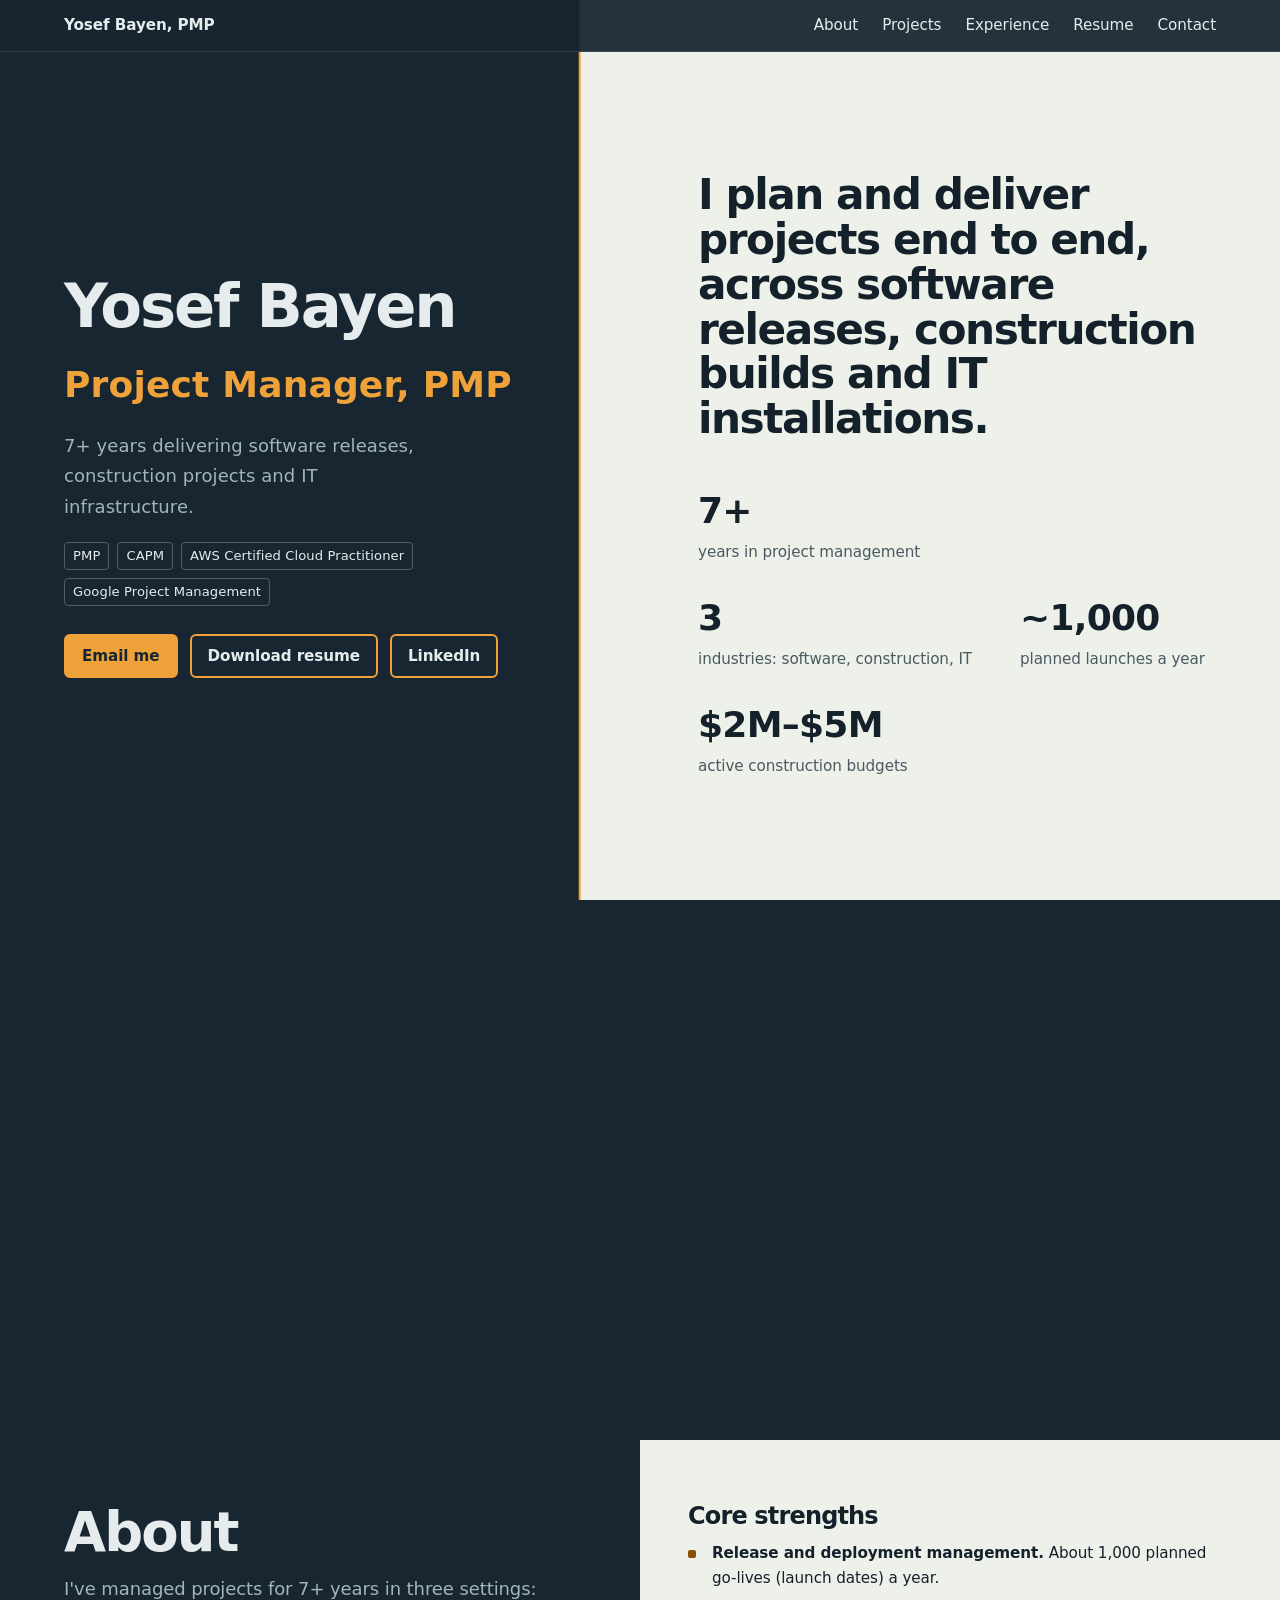
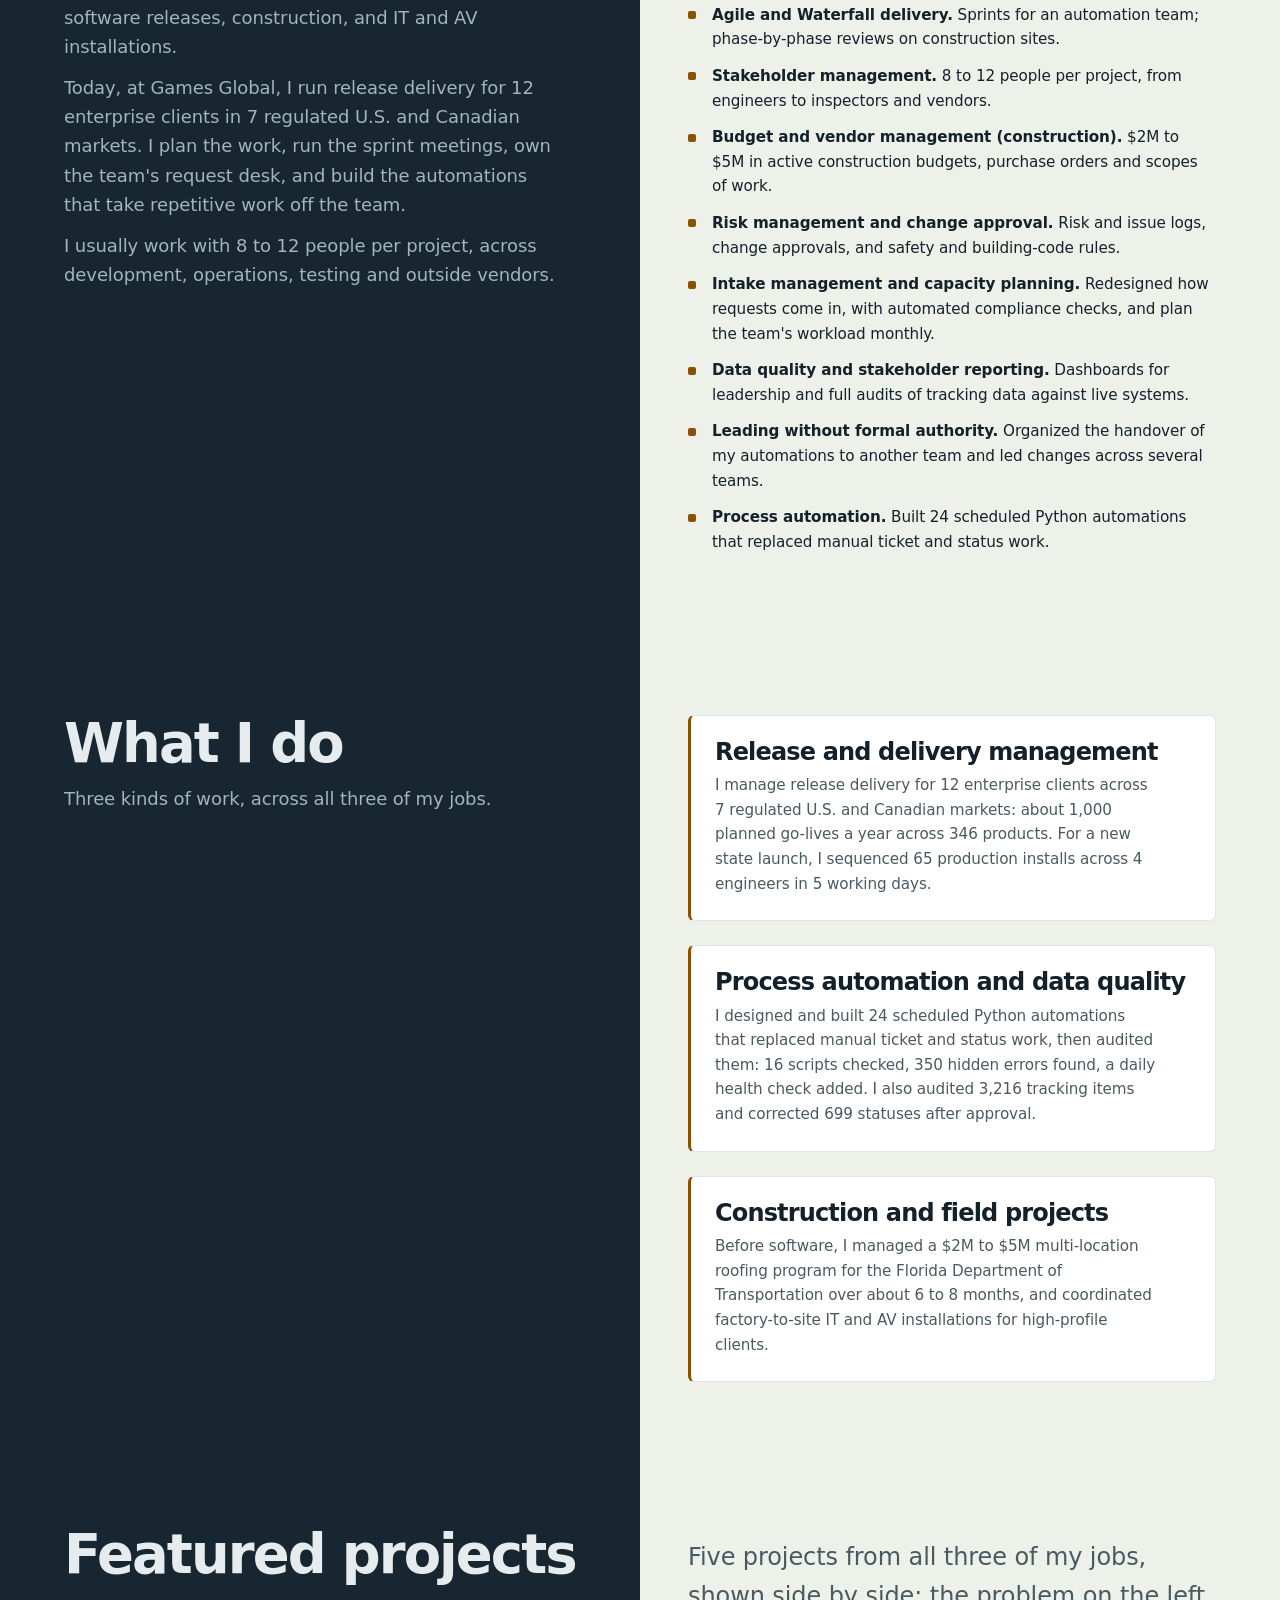
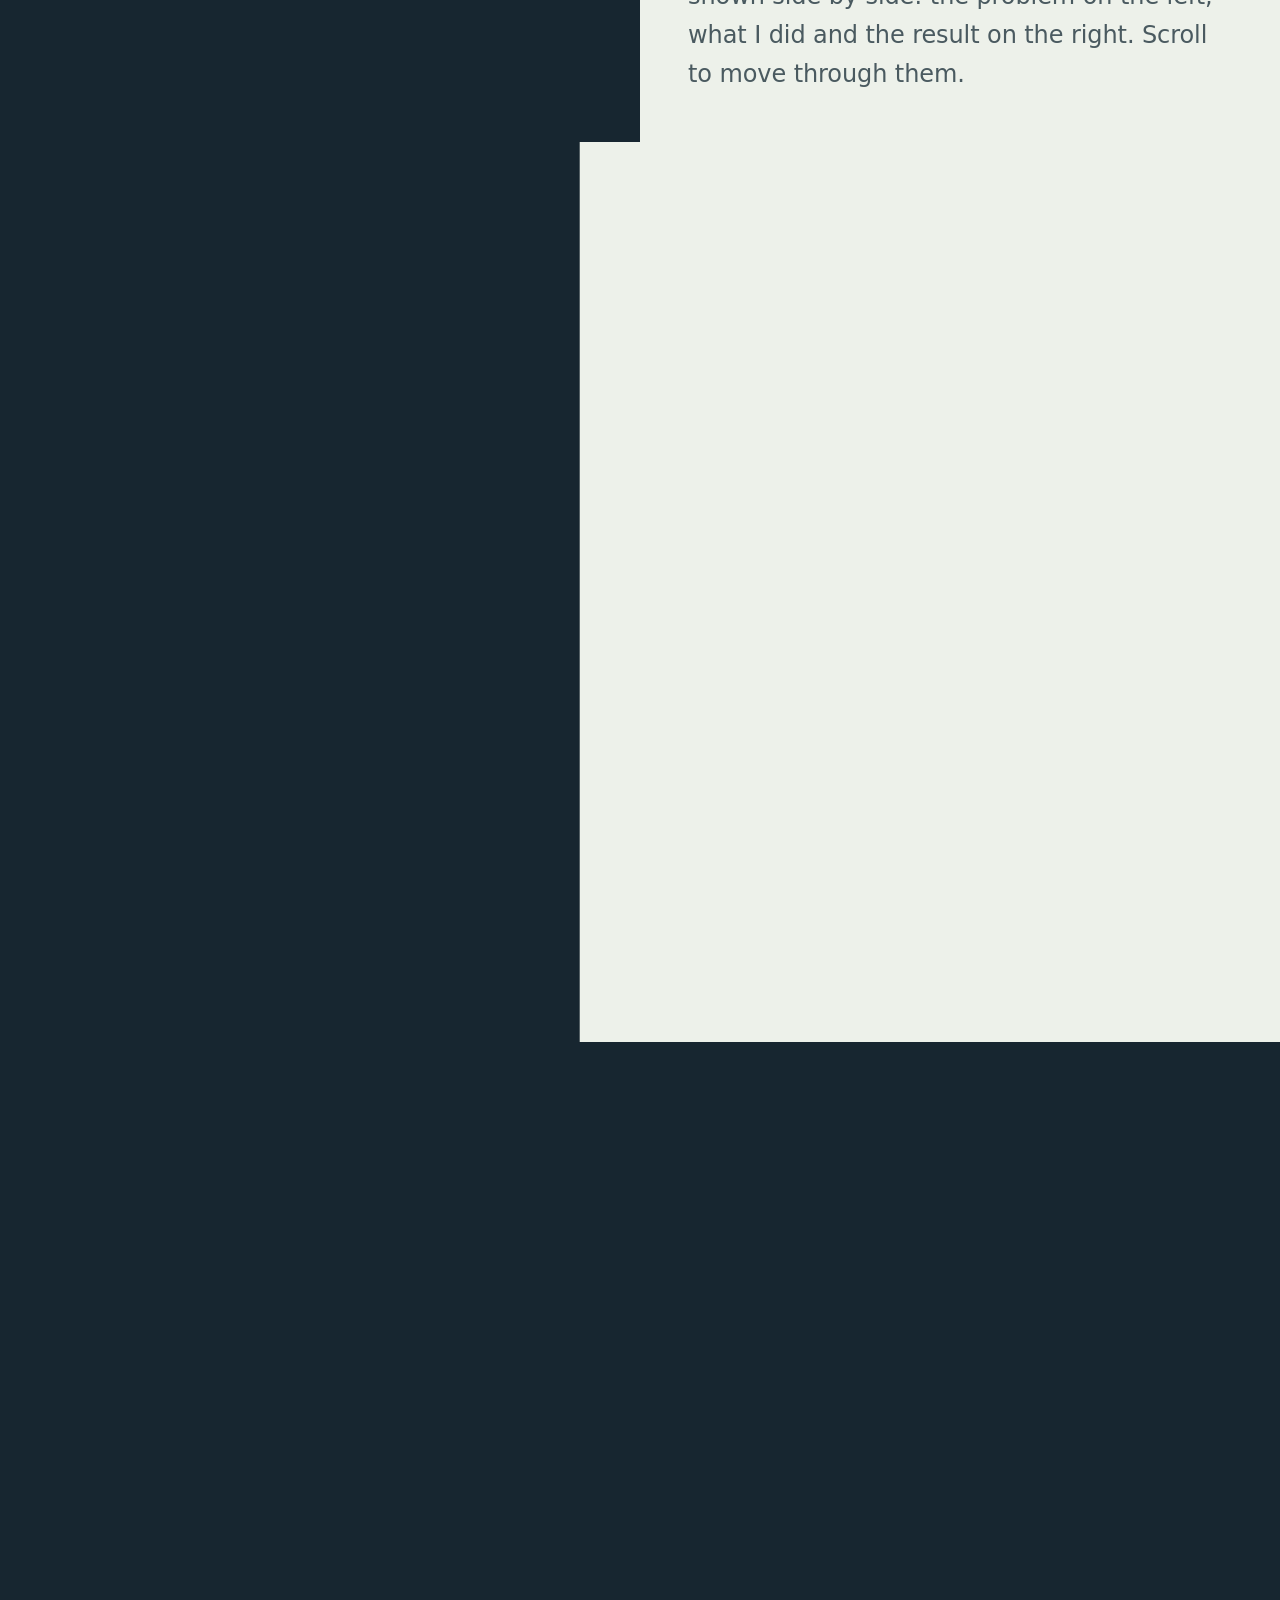
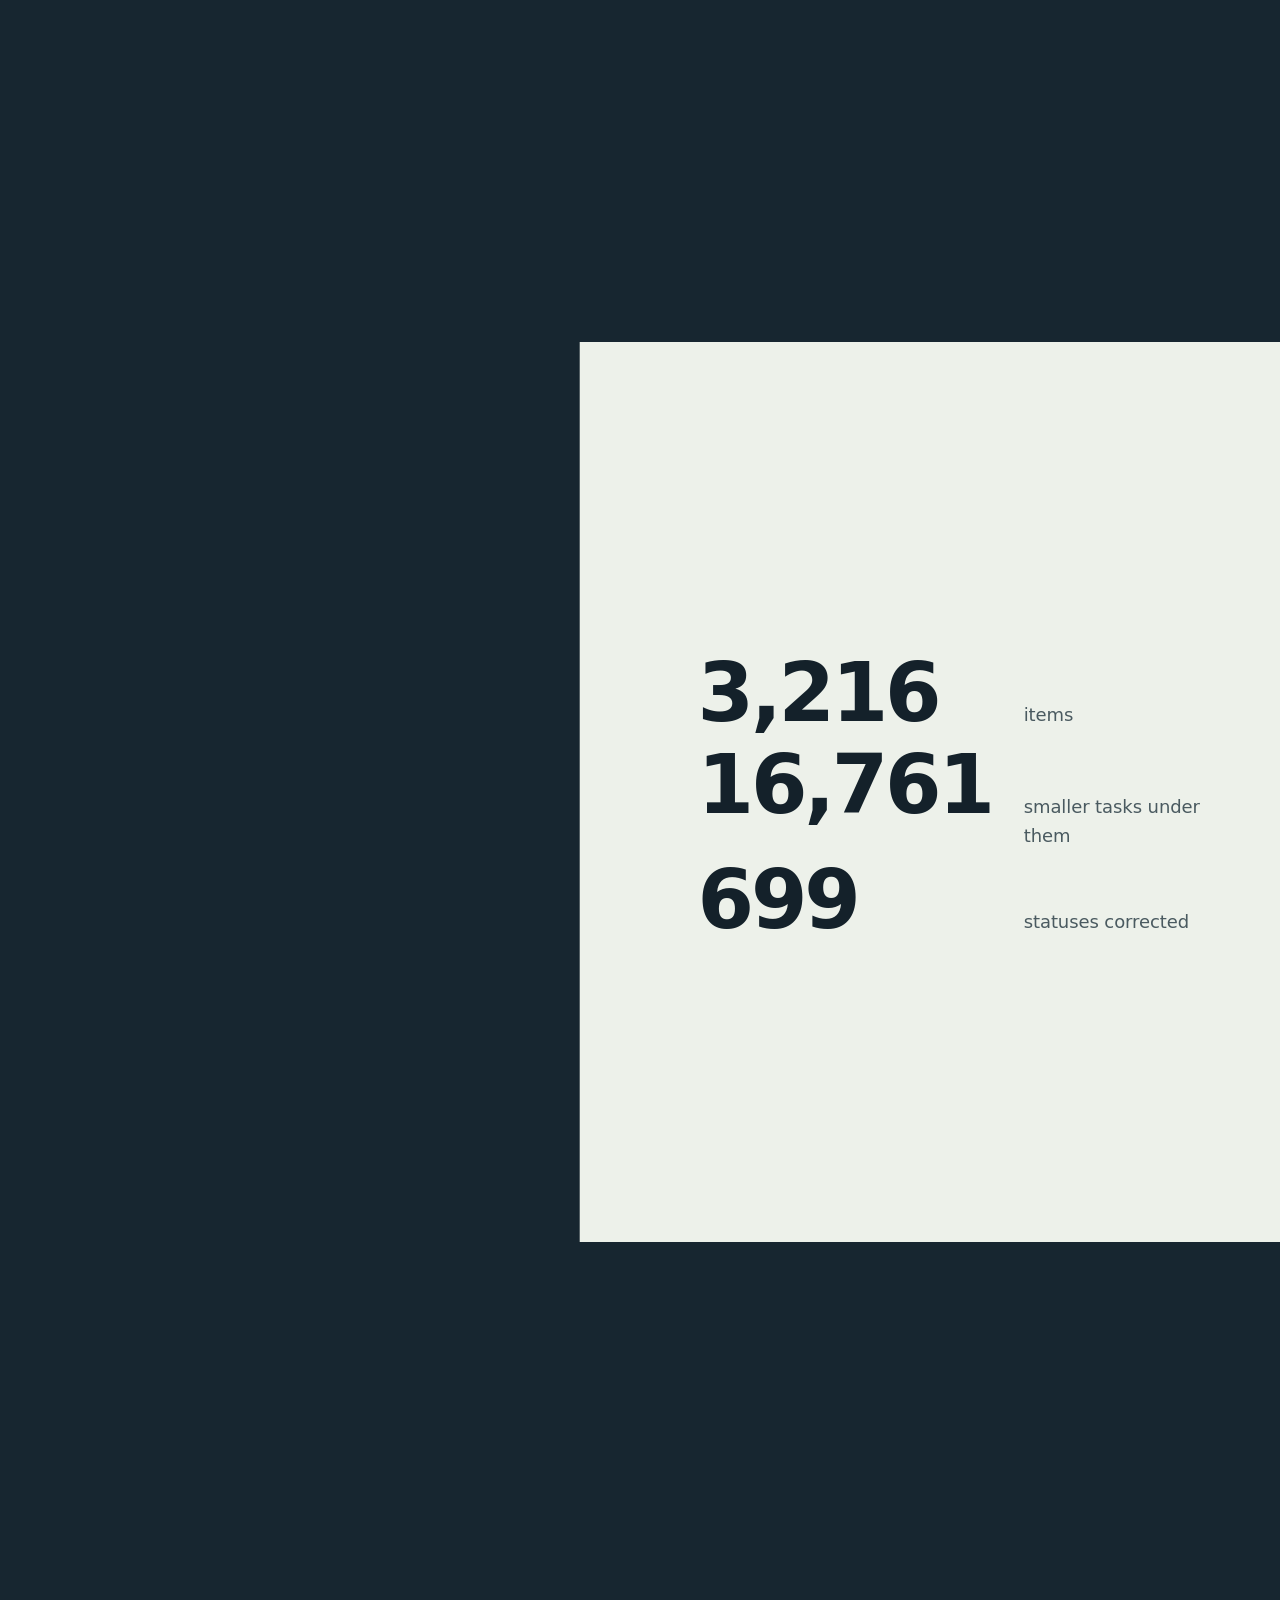
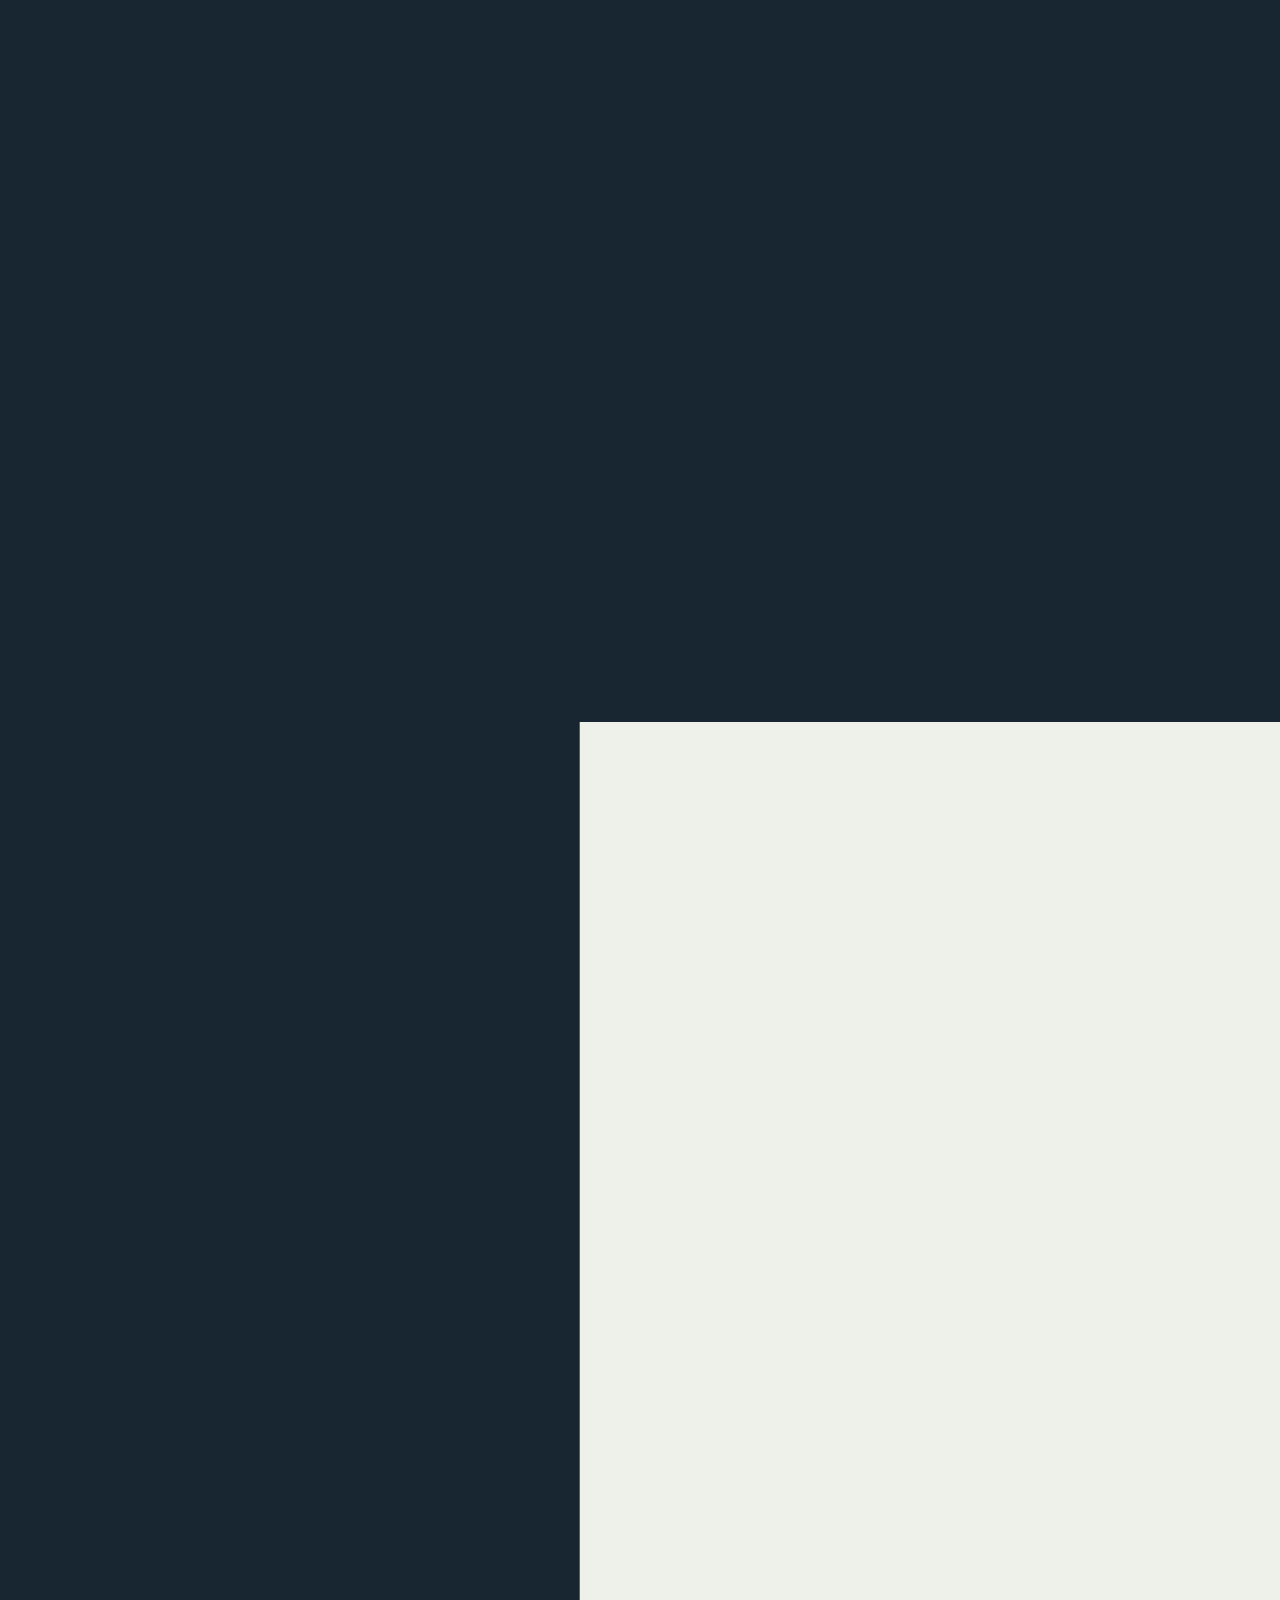
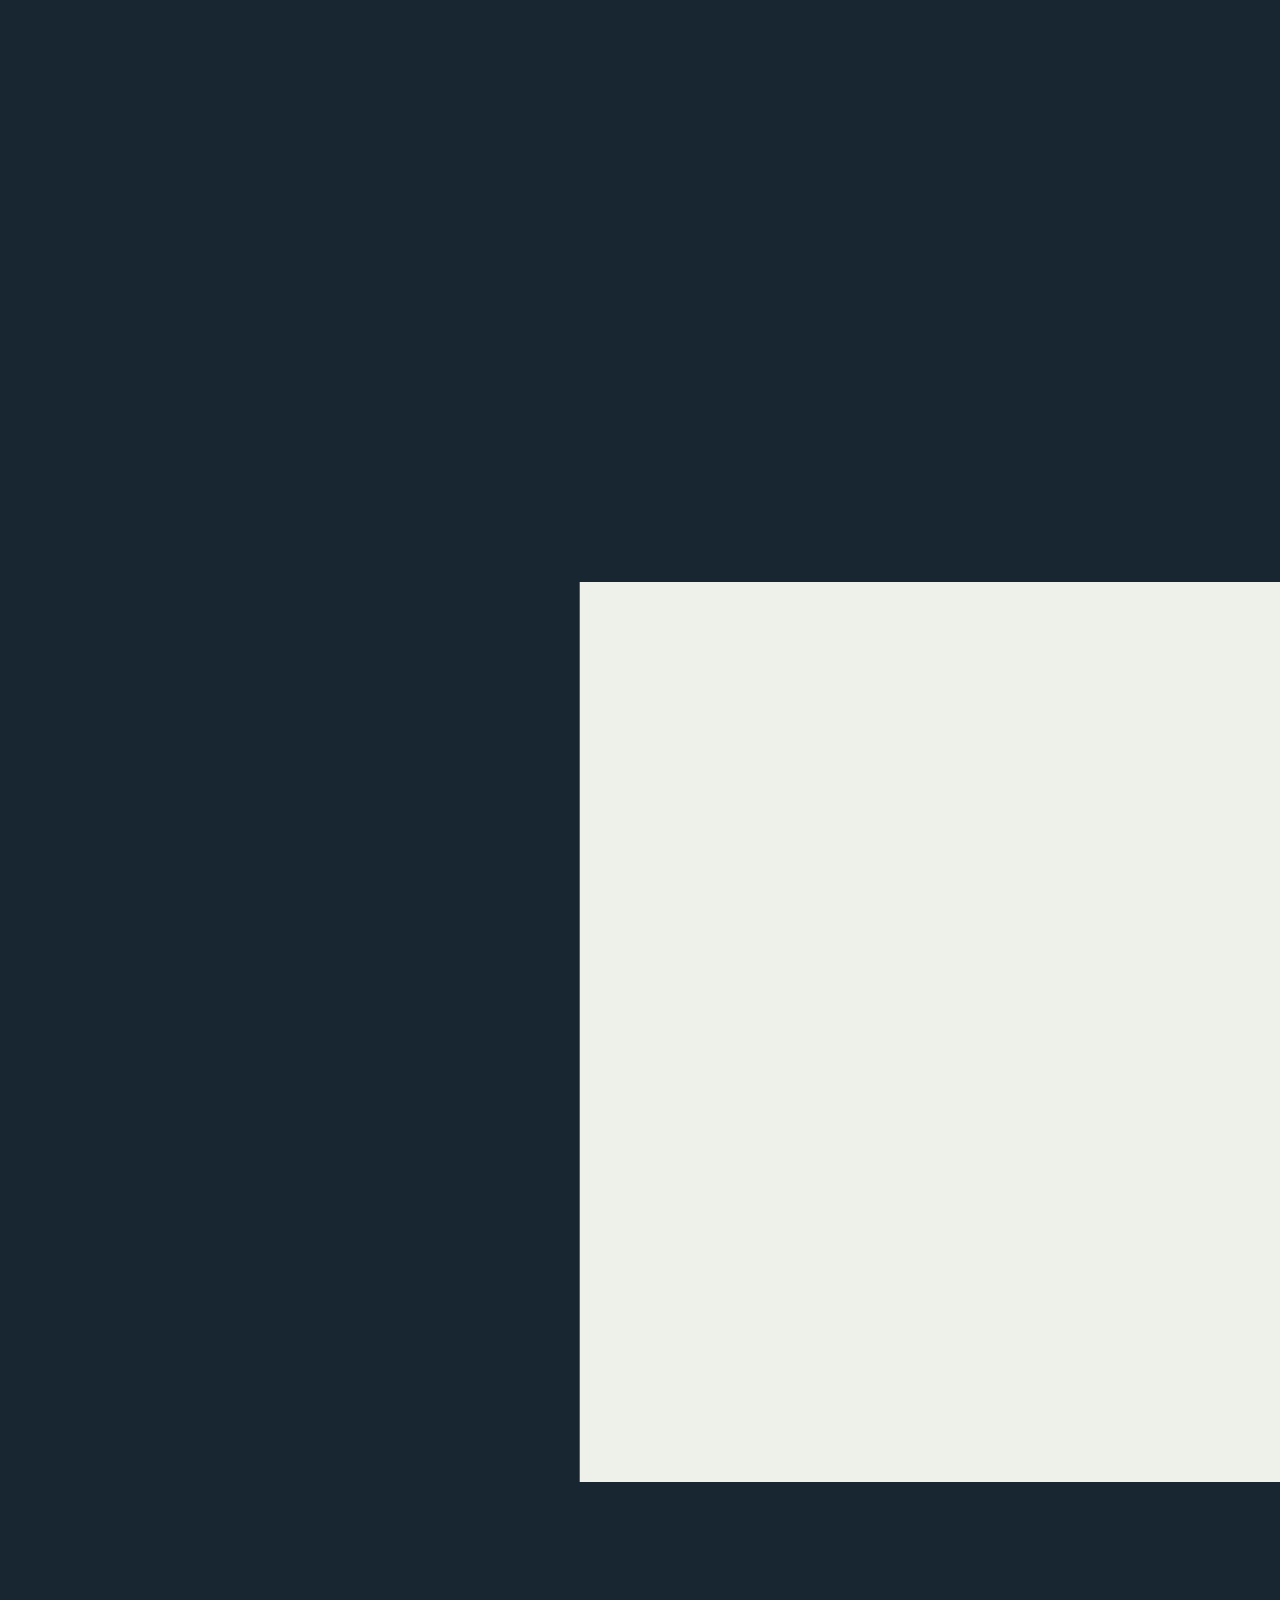
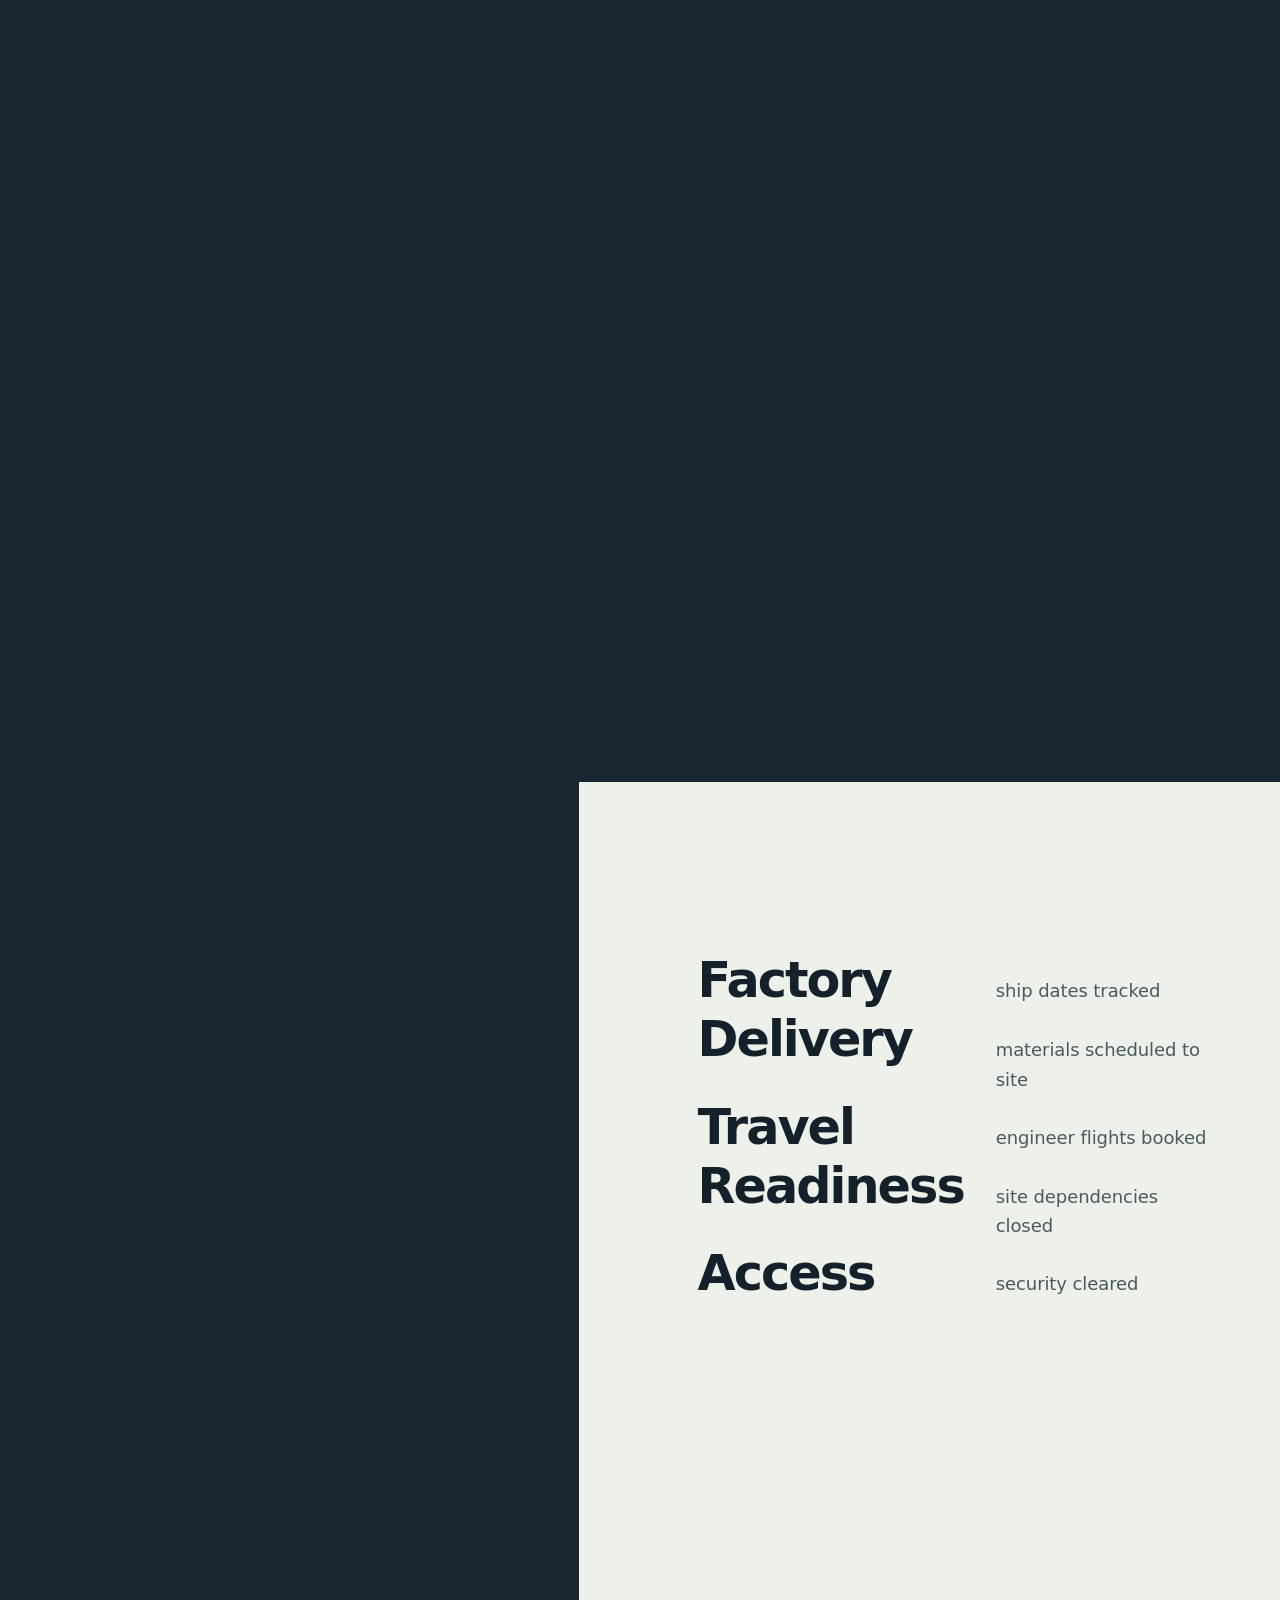
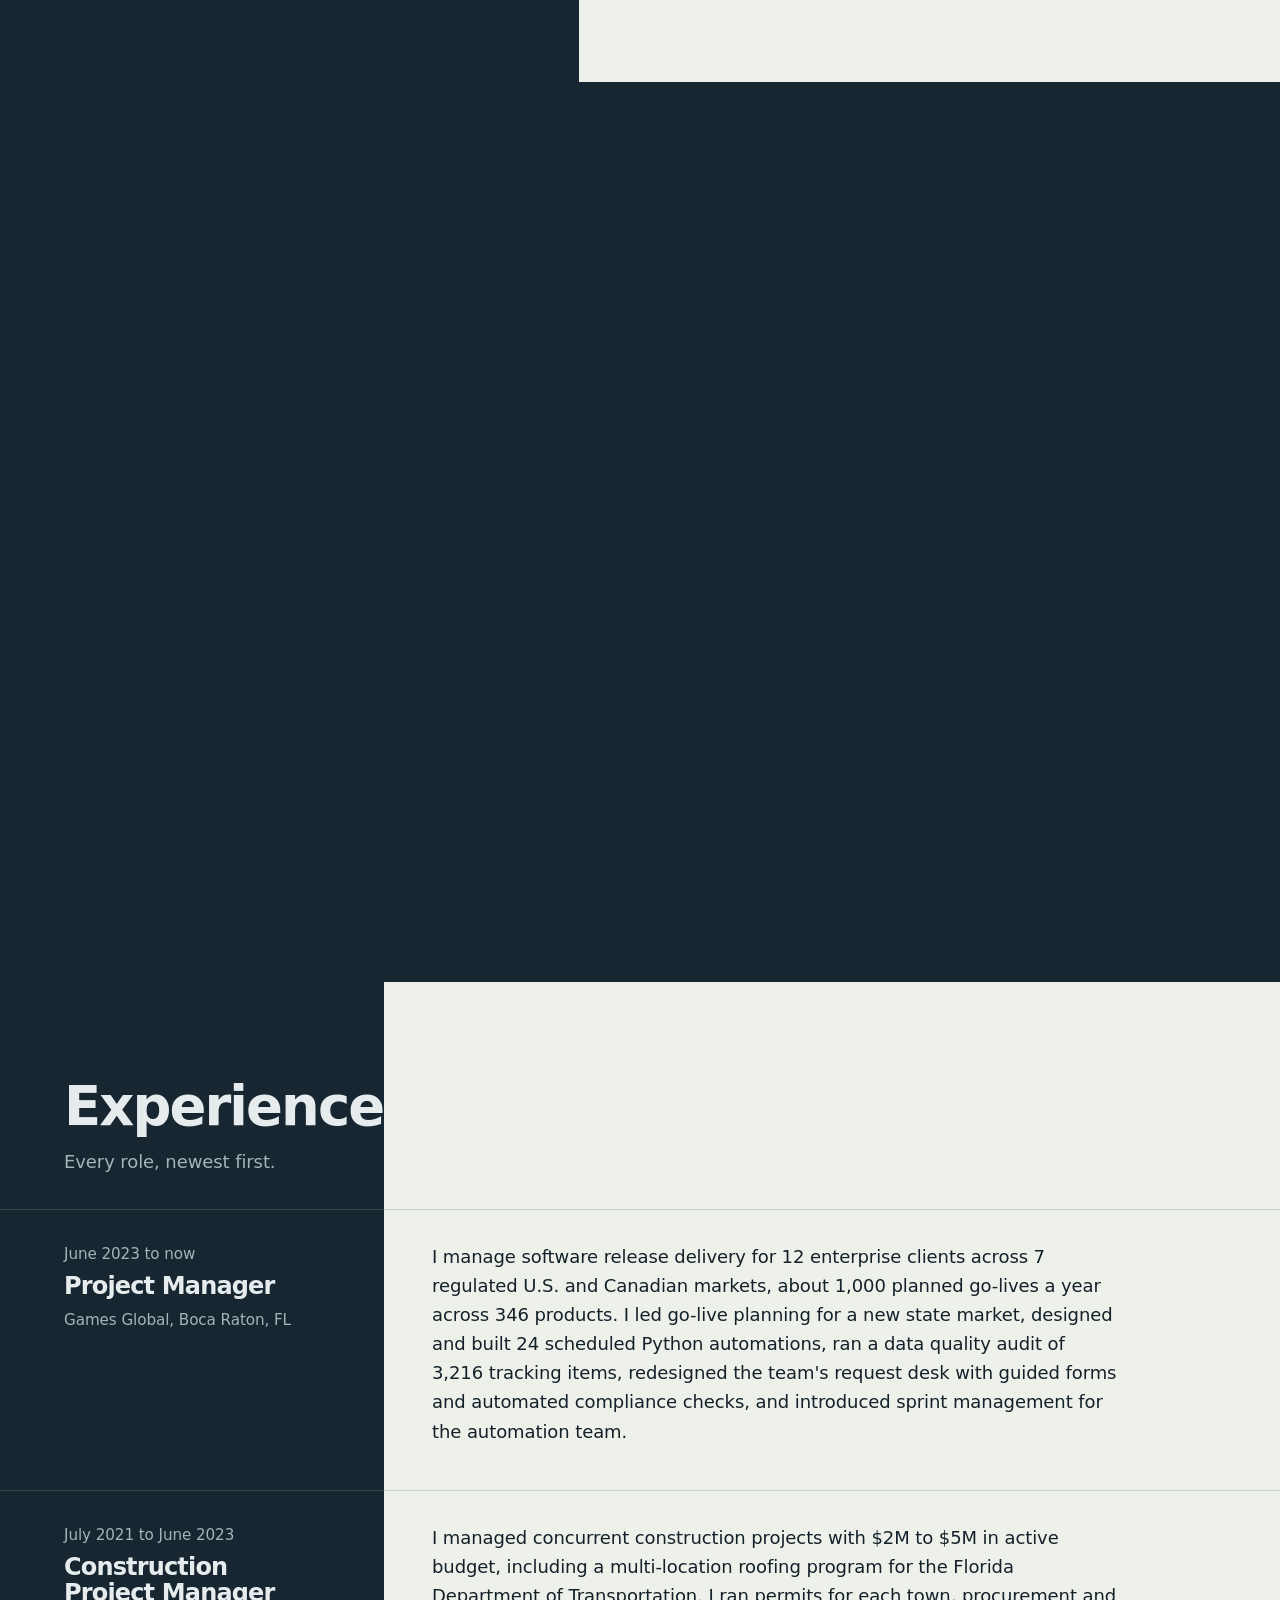
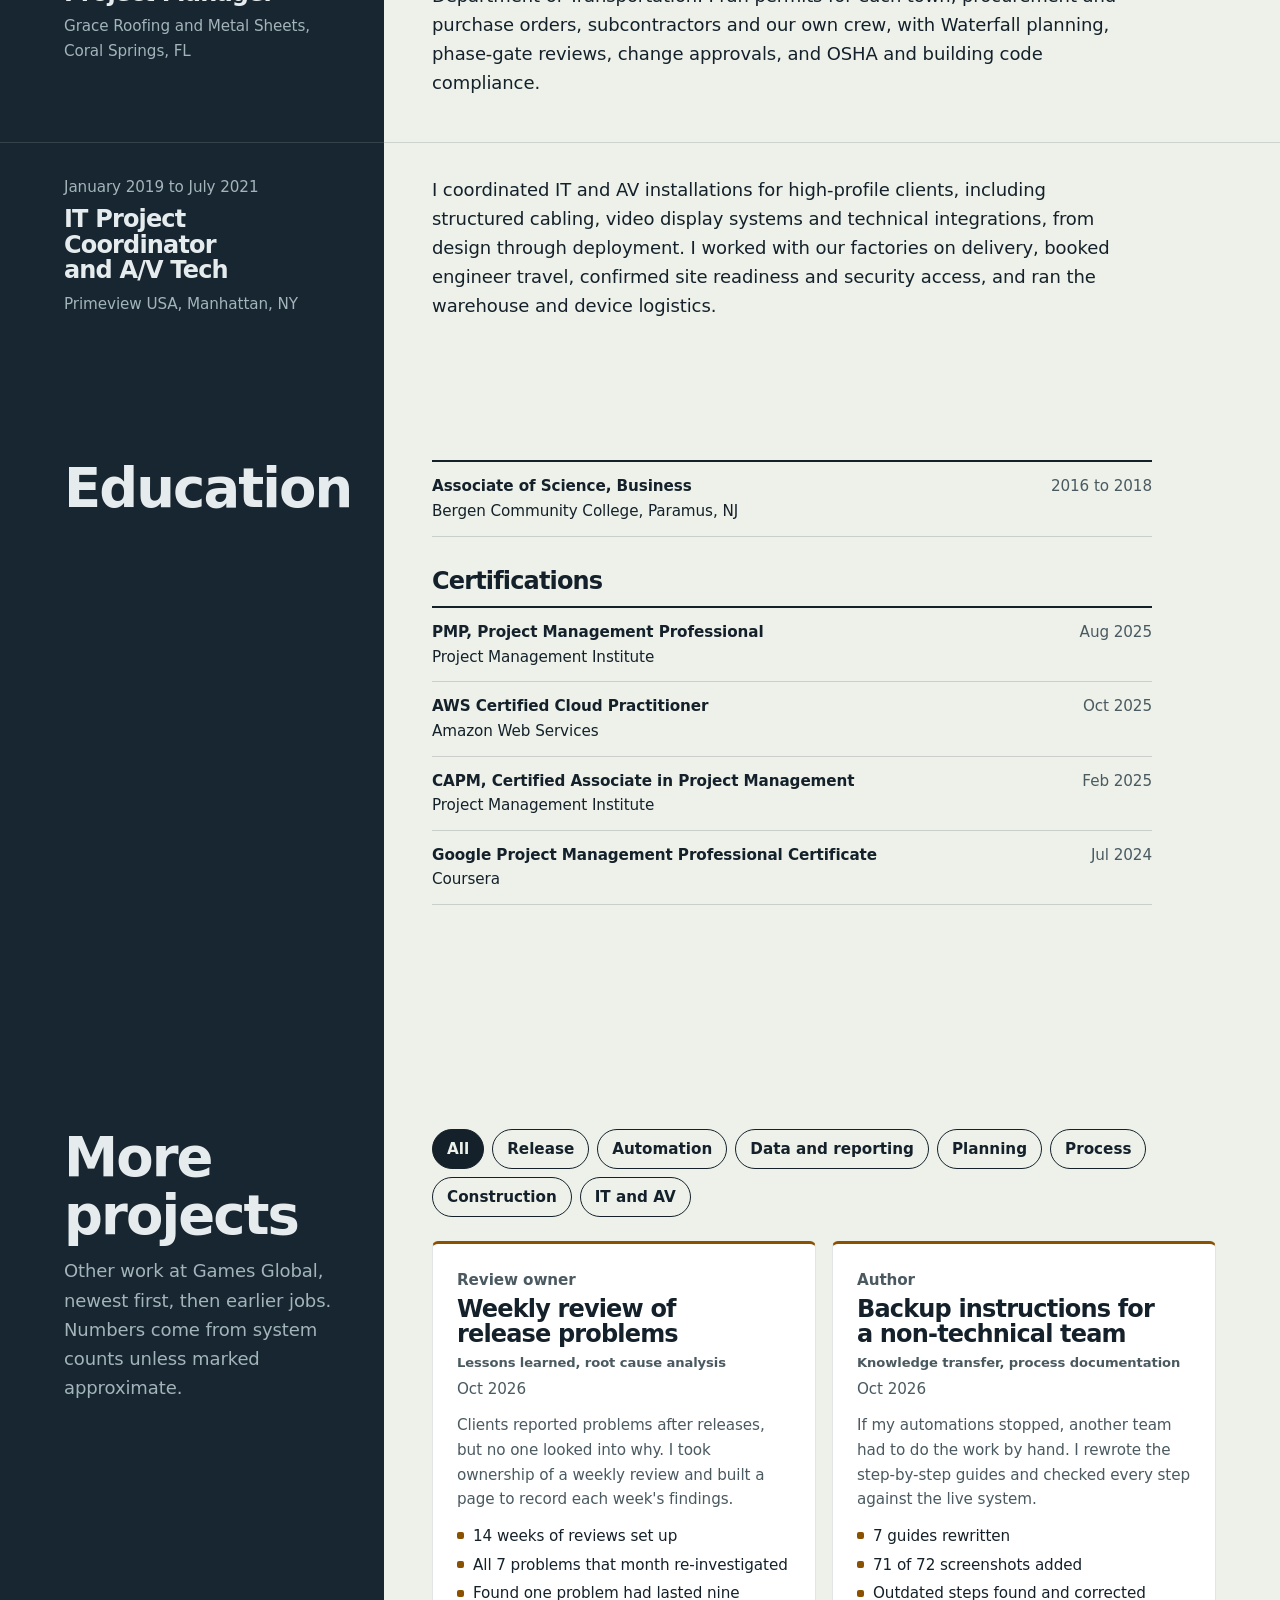
<file: Yosef-s-Portfolio-/index.html>
<!doctype html>
<html lang="en"><head><meta charset="utf-8">
<title>Yosef Bayen | Project Manager</title>
<link rel="canonical" href="https://ybayen12-beep.github.io/">
<meta http-equiv="refresh" content="0; url=https://ybayen12-beep.github.io/">
<meta name="robots" content="noindex">
<script>location.replace("https://ybayen12-beep.github.io/" + location.hash);</script>
</head><body><p>This page has moved to <a href="https://ybayen12-beep.github.io/">https://ybayen12-beep.github.io/</a>.</p></body></html>
</file>
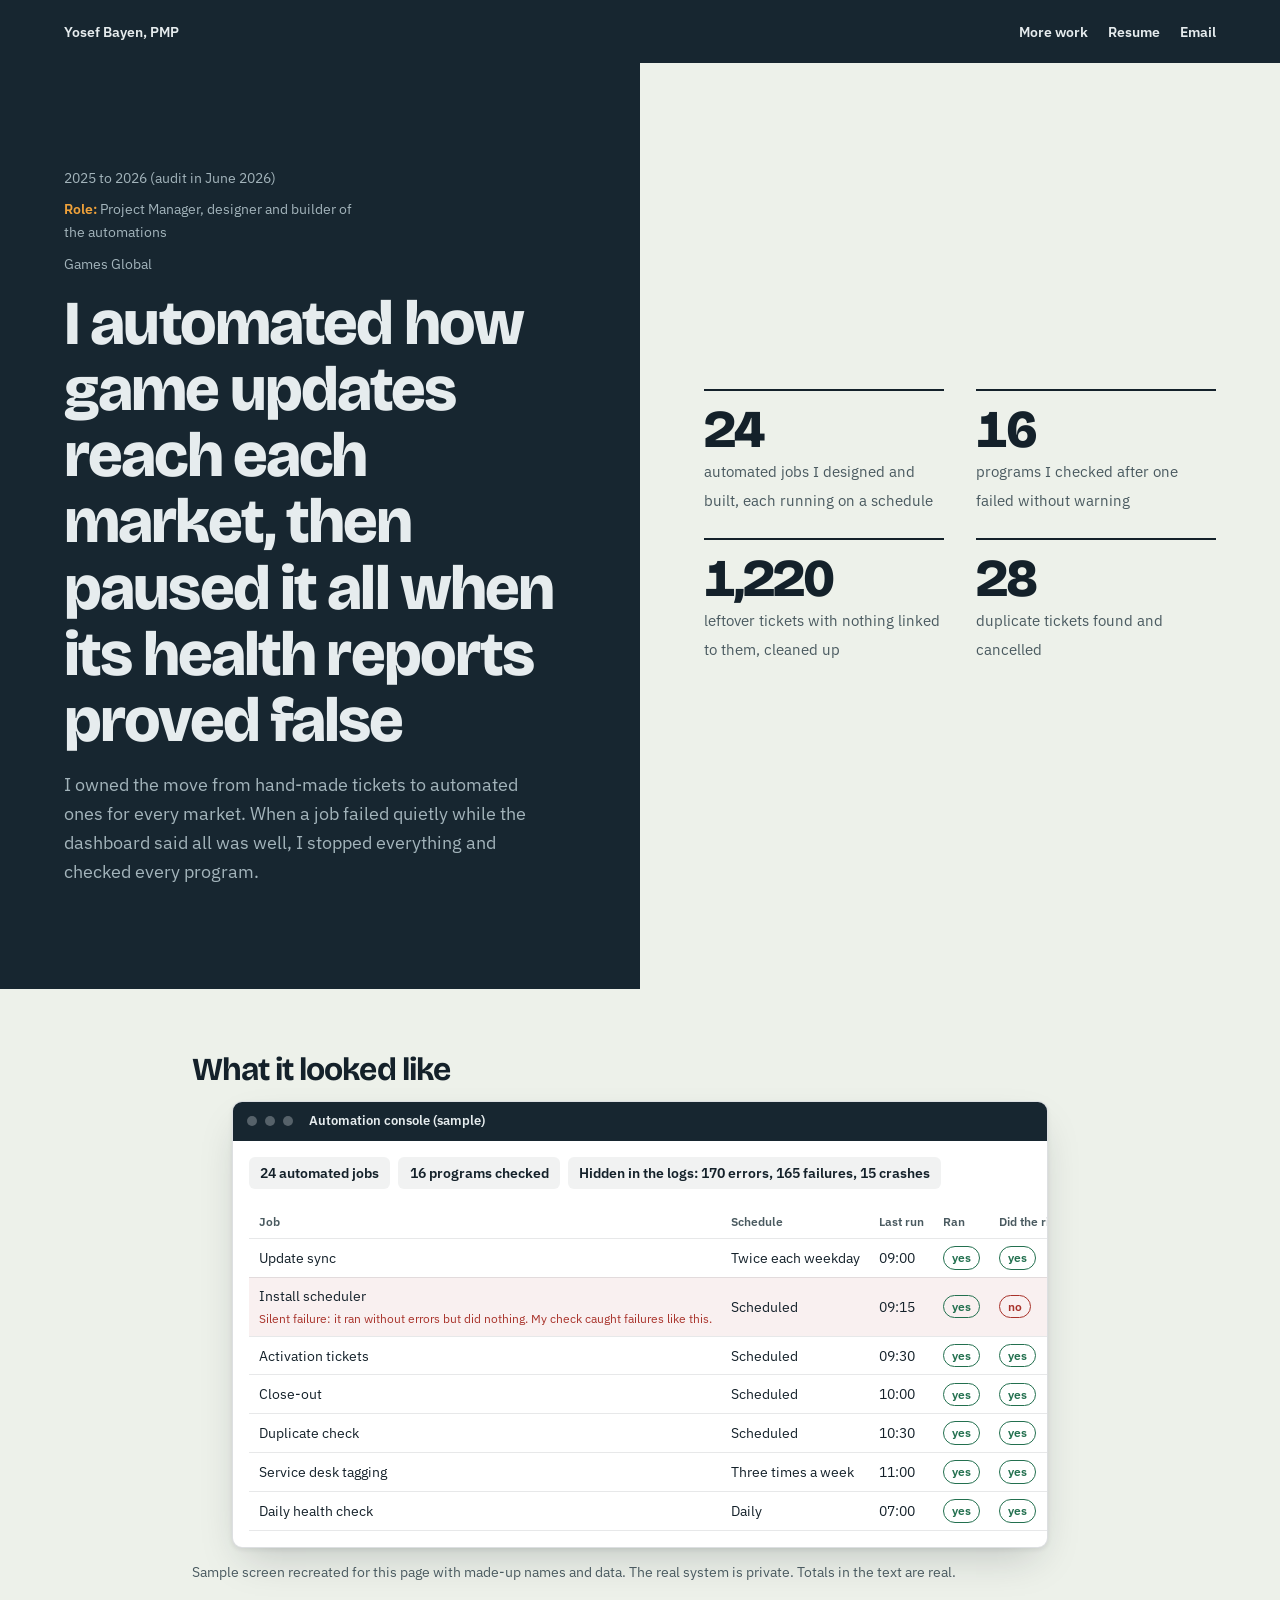
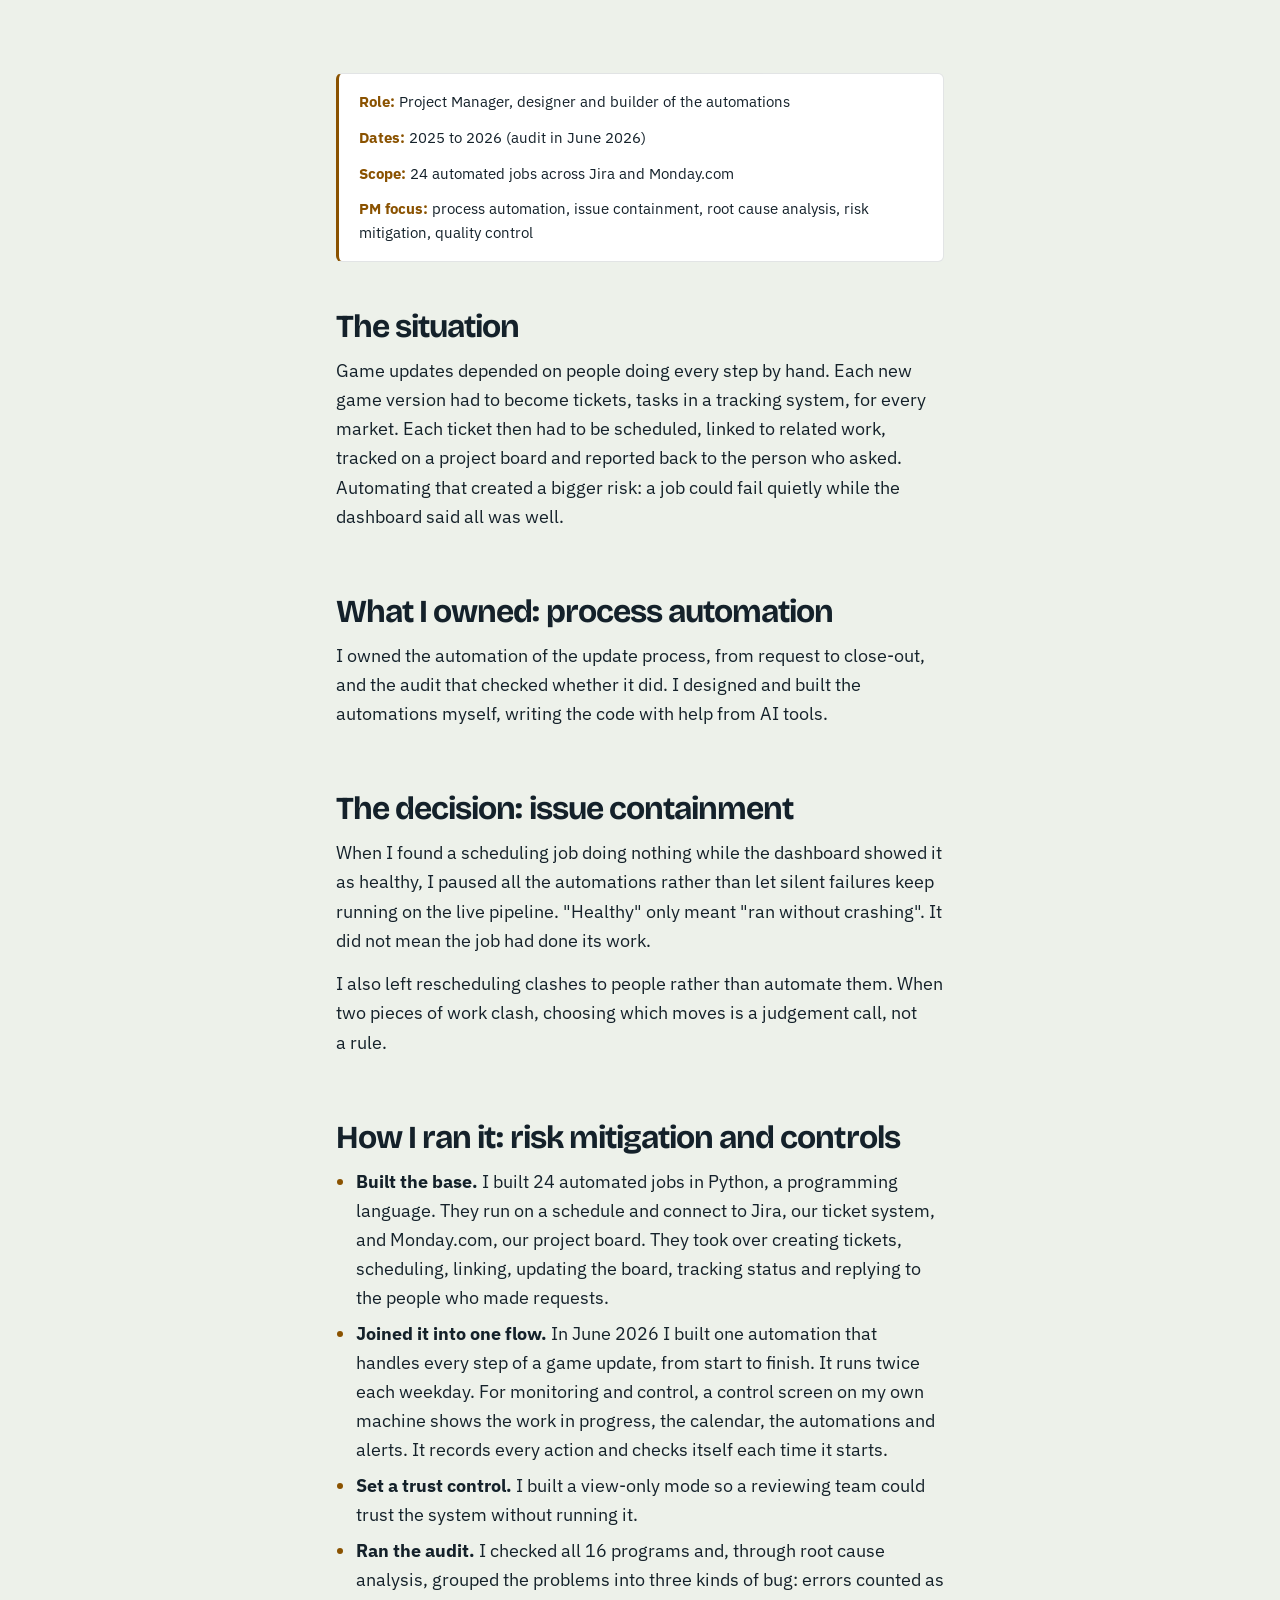
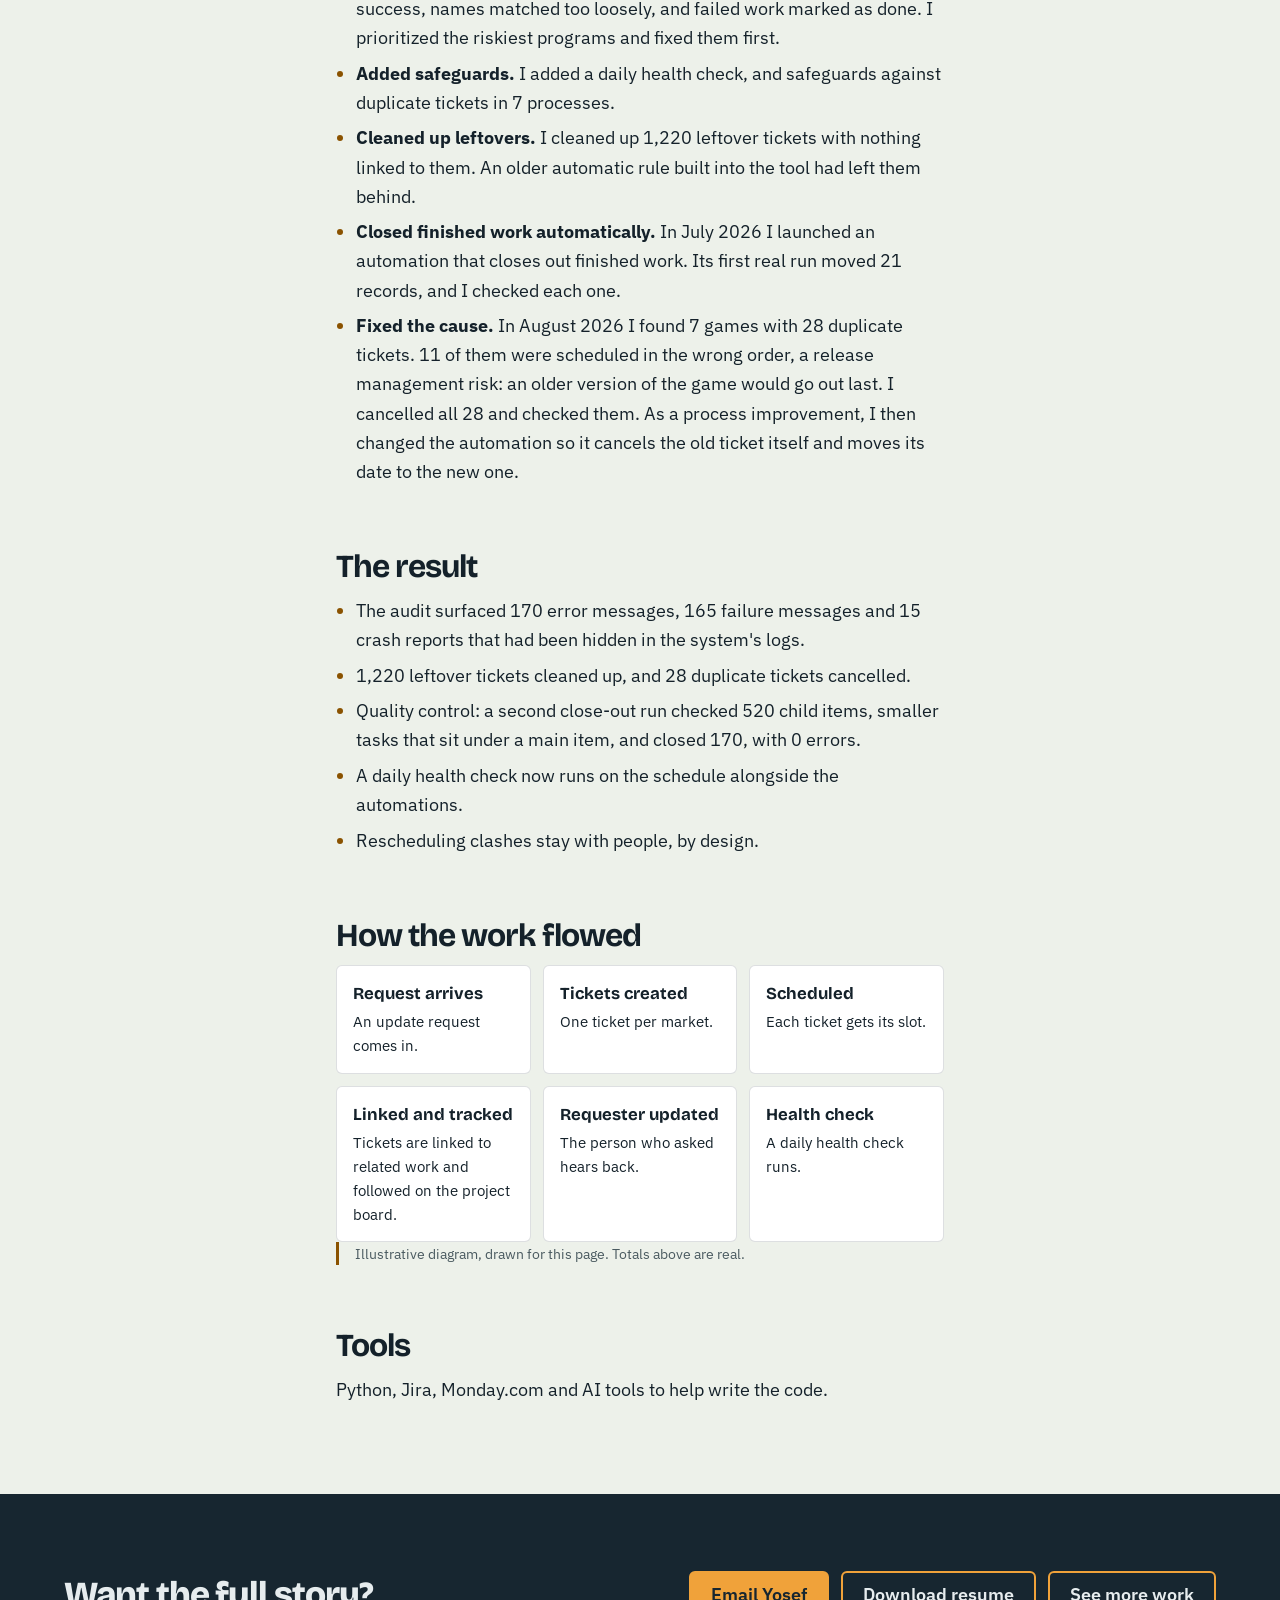
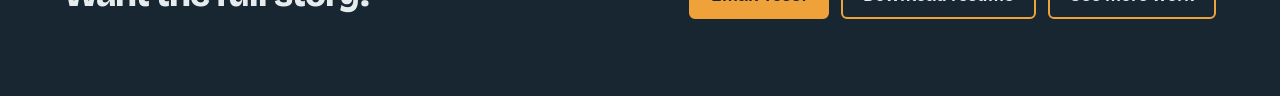
<file: case-automation-suite.html>
<!doctype html>
<html lang="en">
<head>
<meta charset="utf-8">
<meta name="viewport" content="width=device-width, initial-scale=1, viewport-fit=cover">
<title>Automating game updates, then catching silent failures | Yosef Bayen</title>
<meta name="description" content="I designed and built 24 automated jobs that send game updates out to each market on a schedule, then checked them all when I found one failing quietly while the dashboard showed it as healthy.">
<meta property="og:type" content="website">
<meta property="og:title" content="Automating game updates | Yosef Bayen">
<meta property="og:description" content="I designed and built 24 automated jobs that send game updates out to each market on a schedule, then checked them all when I found one failing quietly while the dashboard showed it as healthy.">
<meta property="og:url" content="https://ybayen12-beep.github.io/case-automation-suite.html">
<meta property="og:image" content="https://ybayen12-beep.github.io/og.png">
<meta property="og:image:width" content="1200">
<meta property="og:image:height" content="630">
<meta name="twitter:card" content="summary_large_image">

<link rel="preconnect" href="https://fonts.googleapis.com">
<link rel="preconnect" href="https://fonts.gstatic.com" crossorigin>
<link href="https://fonts.googleapis.com/css2?family=Bricolage+Grotesque:opsz,wght@12..96,500;12..96,700;12..96,800&family=IBM+Plex+Sans:wght@400;500;600&display=swap" rel="stylesheet">
<link rel="stylesheet" href="case.css">
<style>
.sample .strip { display: flex; flex-wrap: wrap; gap: 0.5rem; margin-bottom: 0.9rem; }
.sample .strip span { padding: 0.3rem 0.7rem; border-radius: 6px; background: color-mix(in oklab, var(--ink) 6%, transparent); font-weight: 600; }
.sample tr.flag td { background: color-mix(in oklab, #a8322a 7%, transparent); }
.sample .flag-note { display: block; font-size: 0.75rem; color: #a8322a; margin-top: 2px; }
.factsbox{list-style:none;padding:0;margin:0 0 2rem;display:flex;flex-wrap:wrap;gap:.5rem 1.5rem;font-size:.92rem}.factsbox b{color:var(--accent)}
</style>
</head>
<body>
<header class="top"><a href="index.html">Yosef Bayen, PMP</a><nav class="top-links" aria-label="Main"><a href="index.html#work-log">More work</a><a href="Yosef-Bayen-Resume.pdf" download>Resume</a><a href="mailto:ybayen12@gmail.com">Email</a></nav></header>
<main>
  <section class="case-hero">
    <div class="problem">
      <p class="meta"><span>2025 to 2026 (audit in June 2026)</span><span><b>Role:</b> Project Manager, designer and builder of the automations</span><span>Games Global</span></p>
      <h1>I automated how game updates reach each market, then paused it all when its health reports proved false</h1>
      <p>I owned the move from hand-made tickets to automated ones for every market. When a job failed quietly while the dashboard said all was well, I stopped everything and checked every program.</p>
    </div>
    <div class="result">
      <div class="figures">
        <div><strong>24</strong><span>automated jobs I designed and built, each running on a schedule</span></div>
        <div><strong>16</strong><span>programs I checked after one failed without warning</span></div>
        <div><strong>1,220</strong><span>leftover tickets with nothing linked to them, cleaned up</span></div>
        <div><strong>28</strong><span>duplicate tickets found and cancelled</span></div>
      </div>
    </div>
  </section>
  <section class="sample" aria-labelledby="sample-h">
    <h2 id="sample-h">What it looked like</h2>
    <figure class="screen" role="img" aria-label="Sample control screen: totals of 24 automated jobs, 16 programs checked and what the logs showed, above a table of seven sample jobs. One job, Install scheduler, shows it ran but did not do the right thing, the kind of silent failure the audit caught.">
      <div class="screen-bar" aria-hidden="true"><i></i><i></i><i></i><span>Automation console (sample)</span></div>
      <div class="screen-body">
        <div class="strip"><span>24 automated jobs</span><span>16 programs checked</span><span>Hidden in the logs: 170 errors, 165 failures, 15 crashes</span></div>
        <table>
          <tr><th>Job</th><th>Schedule</th><th>Last run</th><th>Ran</th><th>Did the right thing</th></tr>
          <tr><td>Update sync</td><td>Twice each weekday</td><td>09:00</td><td><span class="chip chip--ok">yes</span></td><td><span class="chip chip--ok">yes</span></td></tr>
          <tr class="flag"><td>Install scheduler<span class="flag-note">Silent failure: it ran without errors but did nothing. My check caught failures like this.</span></td><td>Scheduled</td><td>09:15</td><td><span class="chip chip--ok">yes</span></td><td><span class="chip chip--bad">no</span></td></tr>
          <tr><td>Activation tickets</td><td>Scheduled</td><td>09:30</td><td><span class="chip chip--ok">yes</span></td><td><span class="chip chip--ok">yes</span></td></tr>
          <tr><td>Close-out</td><td>Scheduled</td><td>10:00</td><td><span class="chip chip--ok">yes</span></td><td><span class="chip chip--ok">yes</span></td></tr>
          <tr><td>Duplicate check</td><td>Scheduled</td><td>10:30</td><td><span class="chip chip--ok">yes</span></td><td><span class="chip chip--ok">yes</span></td></tr>
          <tr><td>Service desk tagging</td><td>Three times a week</td><td>11:00</td><td><span class="chip chip--ok">yes</span></td><td><span class="chip chip--ok">yes</span></td></tr>
          <tr><td>Daily health check</td><td>Daily</td><td>07:00</td><td><span class="chip chip--ok">yes</span></td><td><span class="chip chip--ok">yes</span></td></tr>
        </table>
      </div>
    </figure>
    <p class="sample-caption">Sample screen recreated for this page with made-up names and data. The real system is private. Totals in the text are real.</p>
  </section>
  <article class="case-body">
    <ul class="factsbox">
      <li><b>Role:</b> Project Manager, designer and builder of the automations</li>
      <li><b>Dates:</b> 2025 to 2026 (audit in June 2026)</li>
      <li><b>Scope:</b> 24 automated jobs across Jira and Monday.com</li>
      <li><b>PM focus:</b> process automation, issue containment, root cause analysis, risk mitigation, quality control</li>
    </ul>
    <section><h2>The situation</h2><p>Game updates depended on people doing every step by hand. Each new game version had to become tickets, tasks in a tracking system, for every market. Each ticket then had to be scheduled, linked to related work, tracked on a project board and reported back to the person who asked. Automating that created a bigger risk: a job could fail quietly while the dashboard said all was well.</p></section>
    <section><h2>What I owned: process automation</h2><p>I owned the automation of the update process, from request to close-out, and the audit that checked whether it did. I designed and built the automations myself, writing the code with help from AI tools.</p></section>
    <section><h2>The decision: issue containment</h2><p>When I found a scheduling job doing nothing while the dashboard showed it as healthy, I paused all the automations rather than let silent failures keep running on the live pipeline. "Healthy" only meant "ran without crashing". It did not mean the job had done its work.</p><p>I also left rescheduling clashes to people rather than automate them. When two pieces of work clash, choosing which moves is a judgement call, not a rule.</p></section>
    <section><h2>How I ran it: risk mitigation and controls</h2><ul>
      <li><b>Built the base.</b> I built 24 automated jobs in Python, a programming language. They run on a schedule and connect to Jira, our ticket system, and Monday.com, our project board. They took over creating tickets, scheduling, linking, updating the board, tracking status and replying to the people who made requests.</li>
      <li><b>Joined it into one flow.</b> In June 2026 I built one automation that handles every step of a game update, from start to finish. It runs twice each weekday. For monitoring and control, a control screen on my own machine shows the work in progress, the calendar, the automations and alerts. It records every action and checks itself each time it starts.</li>
      <li><b>Set a trust control.</b> I built a view-only mode so a reviewing team could trust the system without running it.</li>
      <li><b>Ran the audit.</b> I checked all 16 programs and, through root cause analysis, grouped the problems into three kinds of bug: errors counted as success, names matched too loosely, and failed work marked as done. I prioritized the riskiest programs and fixed them first.</li>
      <li><b>Added safeguards.</b> I added a daily health check, and safeguards against duplicate tickets in 7 processes.</li>
      <li><b>Cleaned up leftovers.</b> I cleaned up 1,220 leftover tickets with nothing linked to them. An older automatic rule built into the tool had left them behind.</li>
      <li><b>Closed finished work automatically.</b> In July 2026 I launched an automation that closes out finished work. Its first real run moved 21 records, and I checked each one.</li>
      <li><b>Fixed the cause.</b> In August 2026 I found 7 games with 28 duplicate tickets. 11 of them were scheduled in the wrong order, a release management risk: an older version of the game would go out last. I cancelled all 28 and checked them. As a process improvement, I then changed the automation so it cancels the old ticket itself and moves its date to the new one.</li>
    </ul></section>
    <section><h2>The result</h2><ul>
      <li>The audit surfaced 170 error messages, 165 failure messages and 15 crash reports that had been hidden in the system's logs.</li>
      <li>1,220 leftover tickets cleaned up, and 28 duplicate tickets cancelled.</li>
      <li>Quality control: a second close-out run checked 520 child items, smaller tasks that sit under a main item, and closed 170, with 0 errors.</li>
      <li>A daily health check now runs on the schedule alongside the automations.</li>
      <li>Rescheduling clashes stay with people, by design.</li>
    </ul></section>
    <section><h2>How the work flowed</h2><ol class="steps">
      <li><b>Request arrives</b>An update request comes in.</li>
      <li><b>Tickets created</b>One ticket per market.</li>
      <li><b>Scheduled</b>Each ticket gets its slot.</li>
      <li><b>Linked and tracked</b>Tickets are linked to related work and followed on the project board.</li>
      <li><b>Requester updated</b>The person who asked hears back.</li>
      <li><b>Health check</b>A daily health check runs.</li>
    </ol><p class="note">Illustrative diagram, drawn for this page. Totals above are real.</p></section>
    <section><h2>Tools</h2><p>Python, Jira, Monday.com and AI tools to help write the code.</p></section>
  </article>
</main>
<footer class="next">
  <h2>Want the full story?</h2>
  <div class="links">
    <a class="btn btn--solid" href="mailto:ybayen12@gmail.com">Email Yosef</a>
    <a class="btn" href="Yosef-Bayen-Resume.pdf" download>Download resume</a>
    <a class="btn" href="index.html#work-log">See more work</a>
  </div>
</footer>
</body>
</html>
</file>
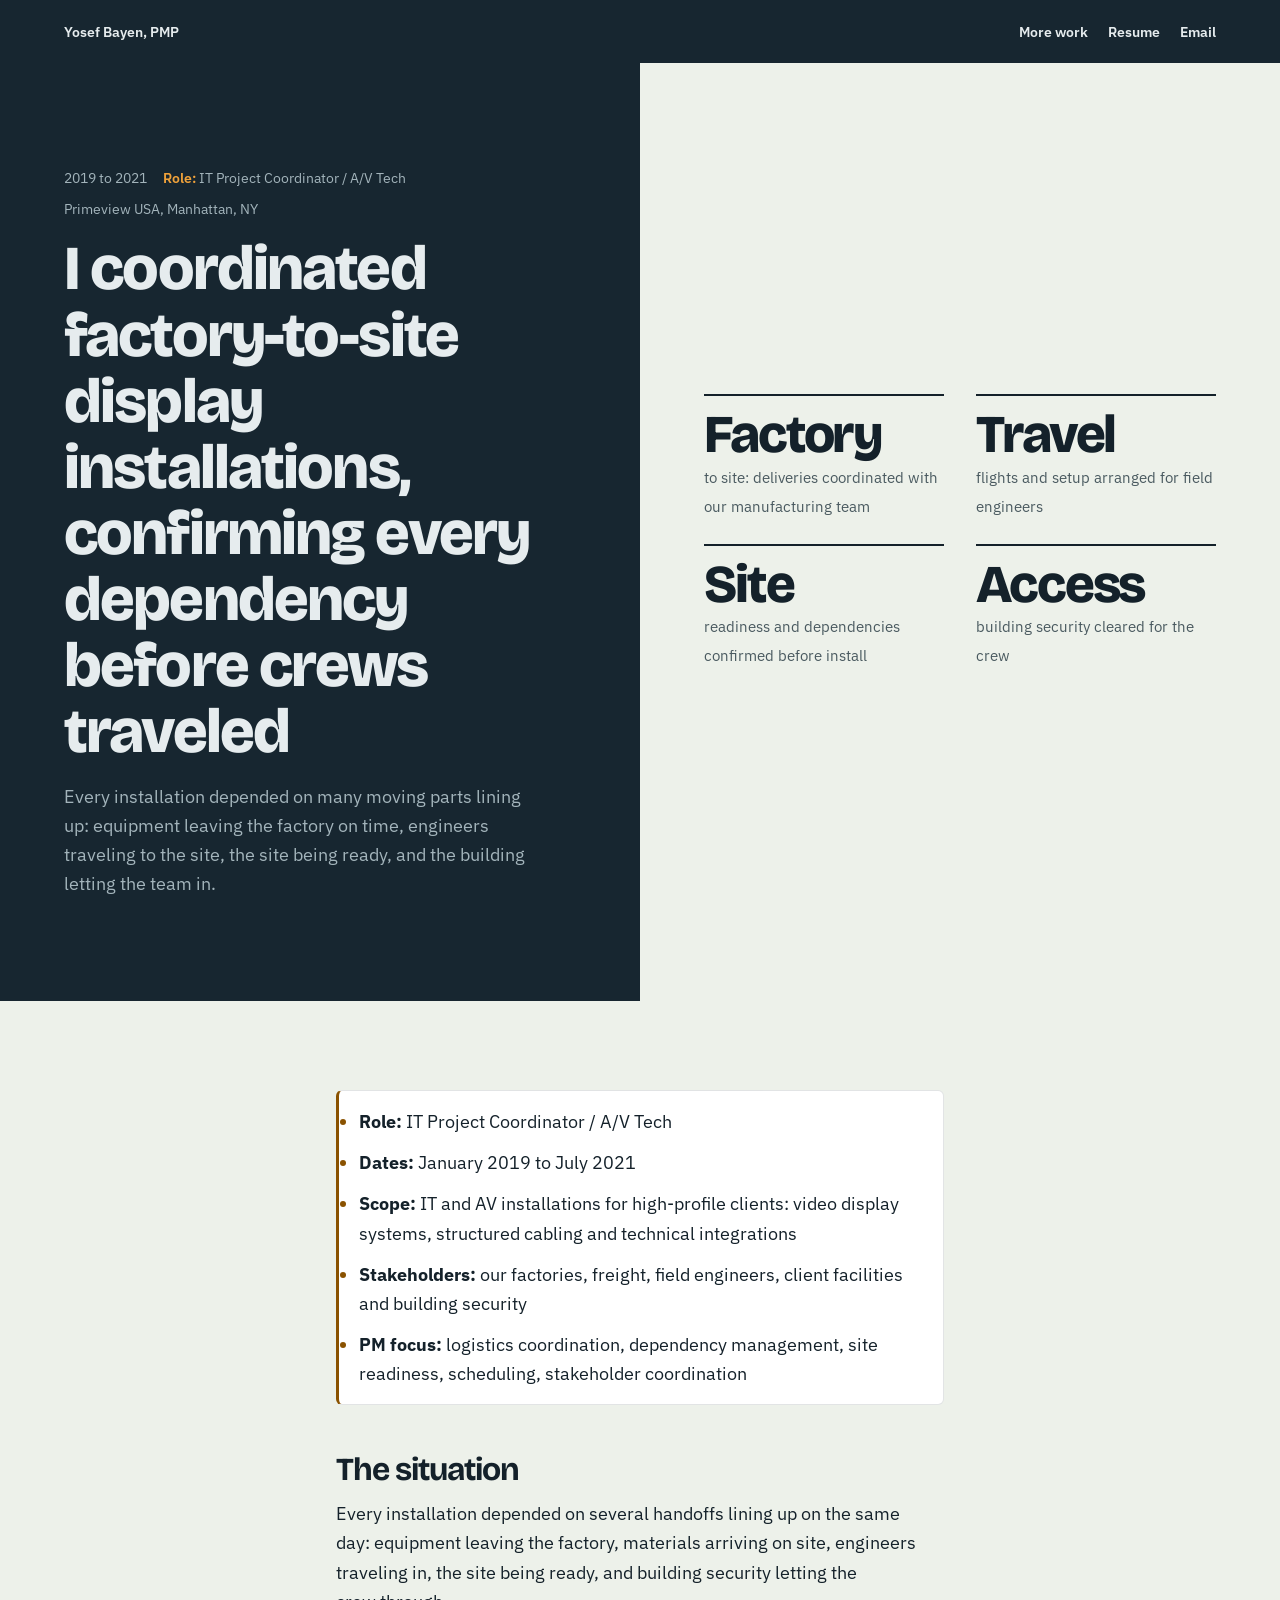
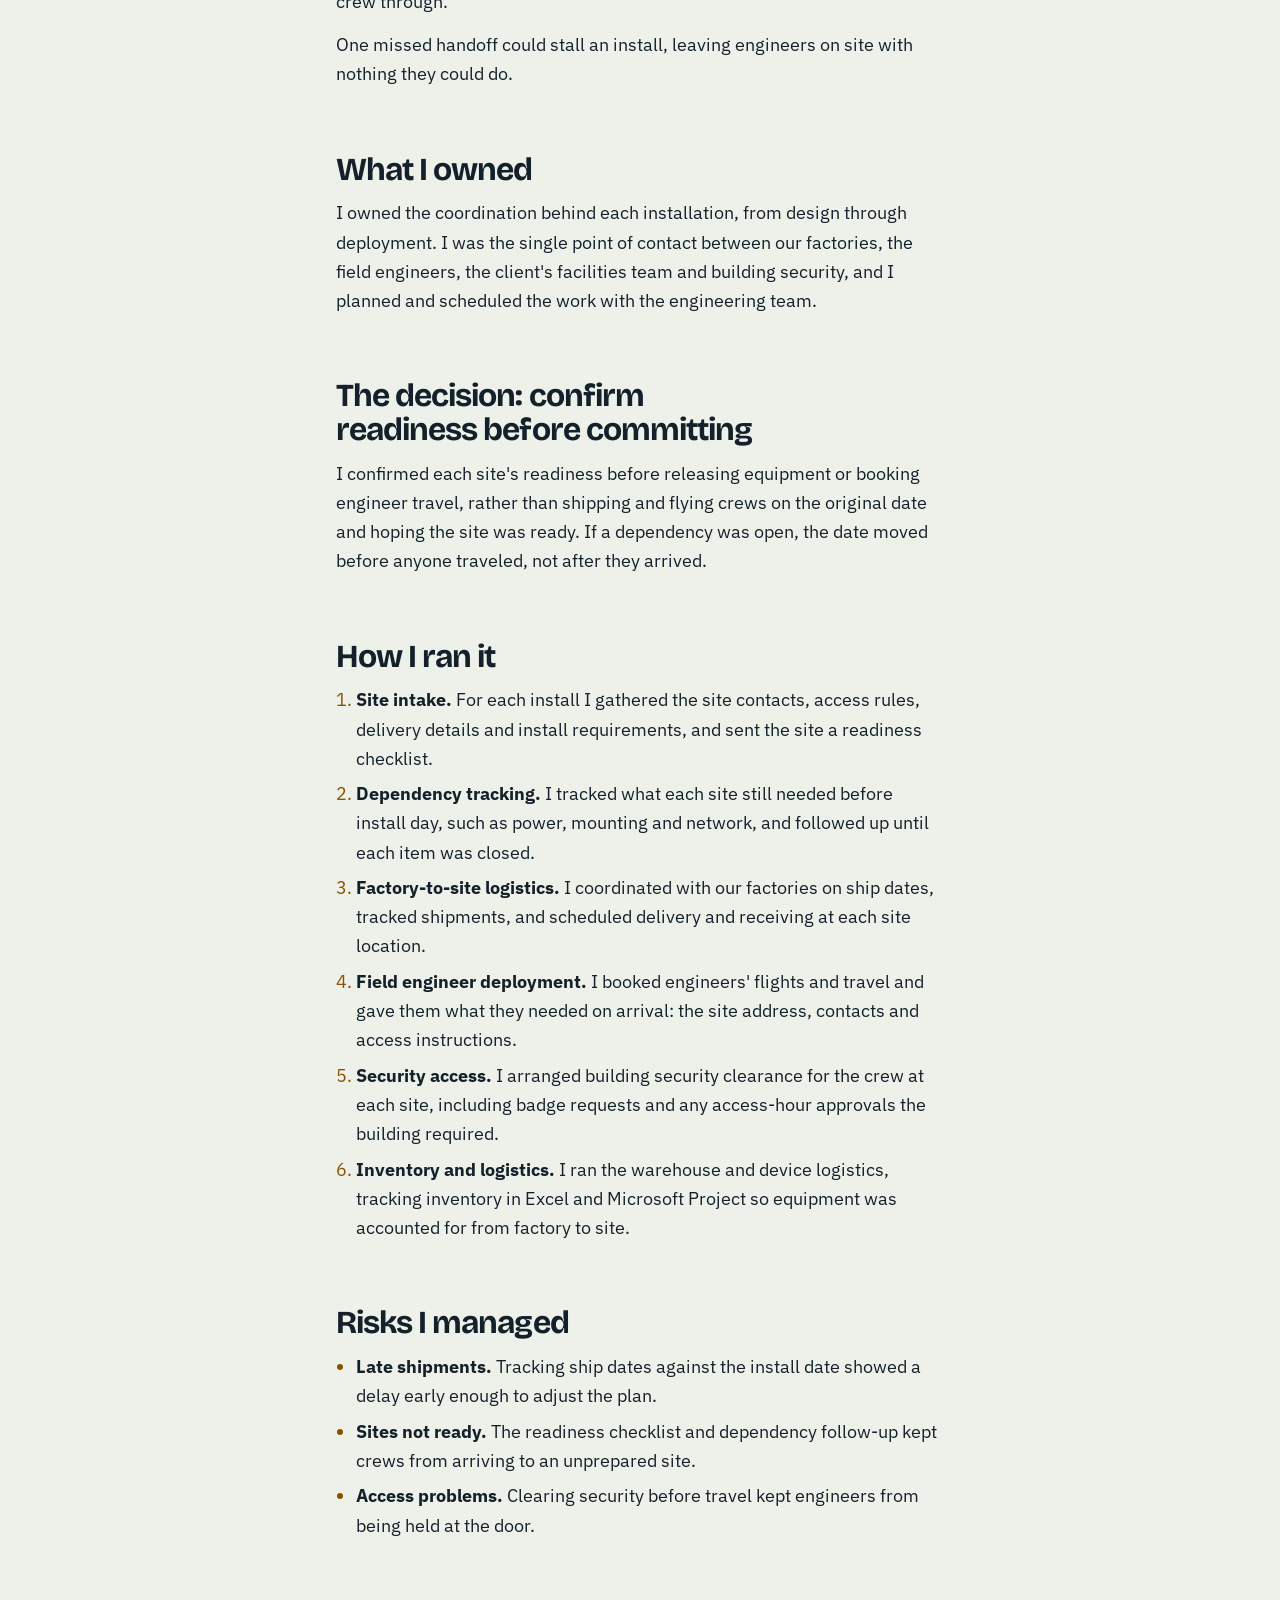
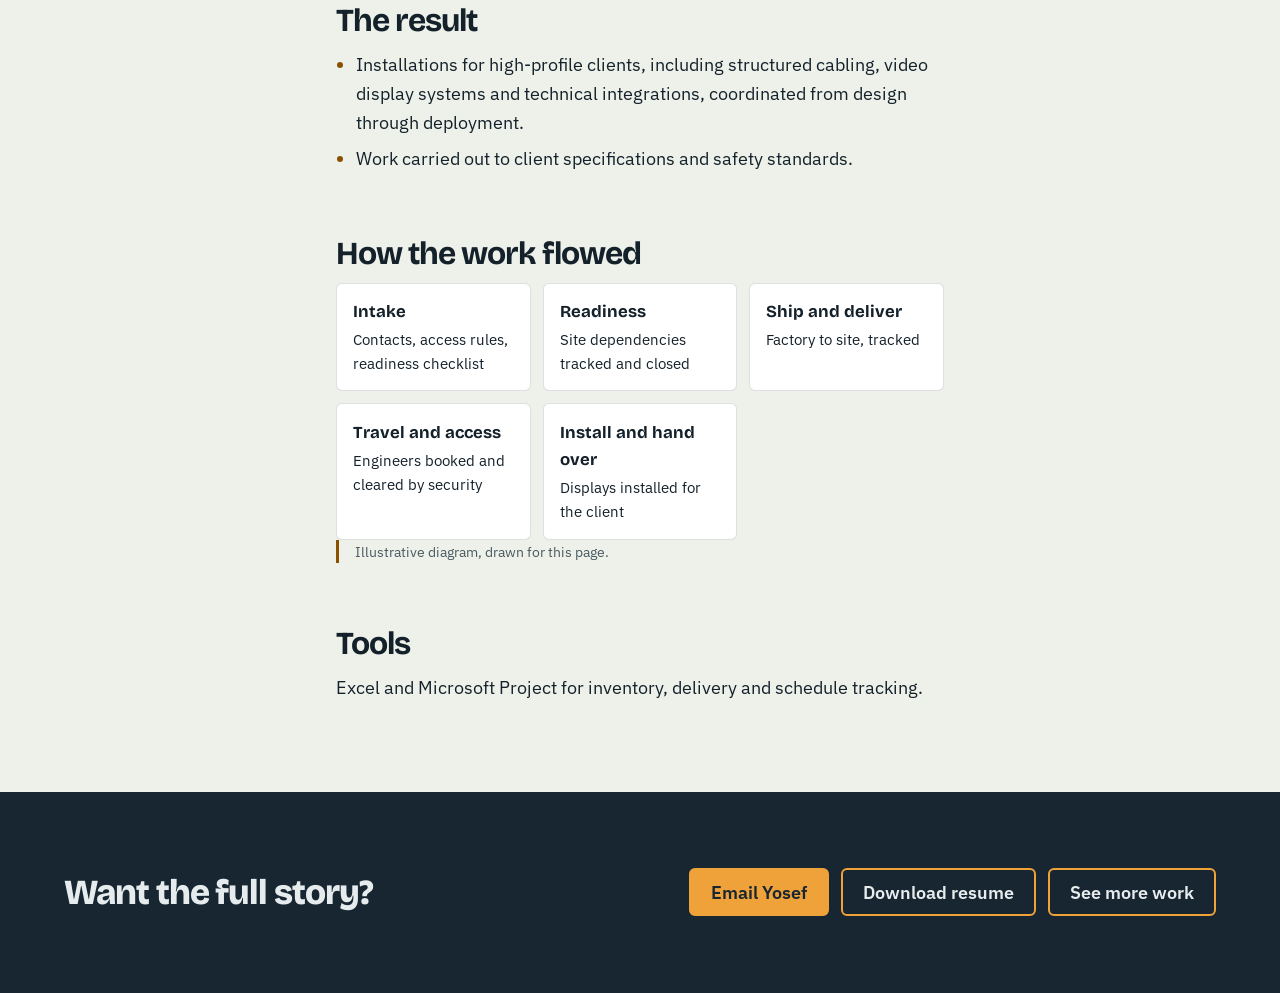
<file: case-av-deployment.html>
<!doctype html>
<html lang="en">
<head>
<meta charset="utf-8">
<meta name="viewport" content="width=device-width, initial-scale=1, viewport-fit=cover">
<title>Factory-to-site AV installation coordination | Yosef Bayen</title>
<meta name="description" content="I coordinated IT and AV display installations for high-profile clients: factory deliveries, engineer travel, site readiness and building security access.">
<meta property="og:type" content="website">
<meta property="og:title" content="Factory-to-site AV installation coordination | Yosef Bayen">
<meta property="og:description" content="Coordinating factory deliveries, field engineer travel, site readiness and security access for IT and AV installations.">
<meta property="og:url" content="https://ybayen12-beep.github.io/case-av-deployment.html">
<meta property="og:image" content="https://ybayen12-beep.github.io/og.png">
<meta property="og:image:width" content="1200">
<meta property="og:image:height" content="630">
<meta name="twitter:card" content="summary_large_image">
<link rel="preconnect" href="https://fonts.googleapis.com">
<link rel="preconnect" href="https://fonts.gstatic.com" crossorigin>
<link href="https://fonts.googleapis.com/css2?family=Bricolage+Grotesque:opsz,wght@12..96,500;12..96,700;12..96,800&family=IBM+Plex+Sans:wght@400;500;600&display=swap" rel="stylesheet">
<link rel="stylesheet" href="case.css">
</head>
<body>
<header class="top"><a href="index.html">Yosef Bayen, PMP</a><nav class="top-links" aria-label="Main"><a href="index.html#work-log">More work</a><a href="Yosef-Bayen-Resume.pdf" download>Resume</a><a href="mailto:ybayen12@gmail.com">Email</a></nav></header>
<main>
  <section class="case-hero">
    <div class="problem">
      <p class="meta"><span>2019 to 2021</span><span><b>Role:</b> IT Project Coordinator / A/V Tech</span><span>Primeview USA, Manhattan, NY</span></p>
      <h1>I coordinated factory-to-site display installations, confirming every dependency before crews traveled</h1>
      <p>Every installation depended on many moving parts lining up: equipment leaving the factory on time, engineers traveling to the site, the site being ready, and the building letting the team in.</p>
    </div>
    <div class="result">
      <div class="figures">
        <div><strong>Factory</strong><span>to site: deliveries coordinated with our manufacturing team</span></div>
        <div><strong>Travel</strong><span>flights and setup arranged for field engineers</span></div>
        <div><strong>Site</strong><span>readiness and dependencies confirmed before install</span></div>
        <div><strong>Access</strong><span>building security cleared for the crew</span></div>
      </div>
    </div>
  </section>

  <article class="case-body">
    <ul class="factsbox">
      <li><b>Role:</b> IT Project Coordinator / A/V Tech</li>
      <li><b>Dates:</b> January 2019 to July 2021</li>
      <li><b>Scope:</b> IT and AV installations for high-profile clients: video display systems, structured cabling and technical integrations</li>
      <li><b>Stakeholders:</b> our factories, freight, field engineers, client facilities and building security</li>
      <li><b>PM focus:</b> logistics coordination, dependency management, site readiness, scheduling, stakeholder coordination</li>
    </ul>

    <section><h2>The situation</h2>
      <p>Every installation depended on several handoffs lining up on the same day: equipment leaving the factory, materials arriving on site, engineers traveling in, the site being ready, and building security letting the crew through.</p>
      <p>One missed handoff could stall an install, leaving engineers on site with nothing they could do.</p>
    </section>

    <section><h2>What I owned</h2>
      <p>I owned the coordination behind each installation, from design through deployment. I was the single point of contact between our factories, the field engineers, the client's facilities team and building security, and I planned and scheduled the work with the engineering team.</p>
    </section>

    <section><h2>The decision: confirm readiness before committing</h2>
      <p>I confirmed each site's readiness before releasing equipment or booking engineer travel, rather than shipping and flying crews on the original date and hoping the site was ready. If a dependency was open, the date moved before anyone traveled, not after they arrived.</p>
    </section>

    <section><h2>How I ran it</h2>
      <ol>
        <li><b>Site intake.</b> For each install I gathered the site contacts, access rules, delivery details and install requirements, and sent the site a readiness checklist.</li>
        <li><b>Dependency tracking.</b> I tracked what each site still needed before install day, such as power, mounting and network, and followed up until each item was closed.</li>
        <li><b>Factory-to-site logistics.</b> I coordinated with our factories on ship dates, tracked shipments, and scheduled delivery and receiving at each site location.</li>
        <li><b>Field engineer deployment.</b> I booked engineers' flights and travel and gave them what they needed on arrival: the site address, contacts and access instructions.</li>
        <li><b>Security access.</b> I arranged building security clearance for the crew at each site, including badge requests and any access-hour approvals the building required.</li>
        <li><b>Inventory and logistics.</b> I ran the warehouse and device logistics, tracking inventory in Excel and Microsoft Project so equipment was accounted for from factory to site.</li>
      </ol>
    </section>

    <section><h2>Risks I managed</h2>
      <ul>
        <li><b>Late shipments.</b> Tracking ship dates against the install date showed a delay early enough to adjust the plan.</li>
        <li><b>Sites not ready.</b> The readiness checklist and dependency follow-up kept crews from arriving to an unprepared site.</li>
        <li><b>Access problems.</b> Clearing security before travel kept engineers from being held at the door.</li>
      </ul>
    </section>

    <section><h2>The result</h2>
      <ul>
        <li>Installations for high-profile clients, including structured cabling, video display systems and technical integrations, coordinated from design through deployment.</li>
        <li>Work carried out to client specifications and safety standards.</li>
      </ul>
    </section>

    <section><h2>How the work flowed</h2>
      <ol class="steps">
        <li><b>Intake</b>Contacts, access rules, readiness checklist</li>
        <li><b>Readiness</b>Site dependencies tracked and closed</li>
        <li><b>Ship and deliver</b>Factory to site, tracked</li>
        <li><b>Travel and access</b>Engineers booked and cleared by security</li>
        <li><b>Install and hand over</b>Displays installed for the client</li>
      </ol>
      <p class="note">Illustrative diagram, drawn for this page.</p>
    </section>

    <section><h2>Tools</h2>
      <p>Excel and Microsoft Project for inventory, delivery and schedule tracking.</p>
    </section>
  </article>
</main>
<footer class="next">
  <h2>Want the full story?</h2>
  <div class="links">
    <a class="btn btn--solid" href="mailto:ybayen12@gmail.com">Email Yosef</a>
    <a class="btn" href="Yosef-Bayen-Resume.pdf" download>Download resume</a>
    <a class="btn" href="index.html#work-log">See more work</a>
  </div>
</footer>
</body>
</html>
</file>
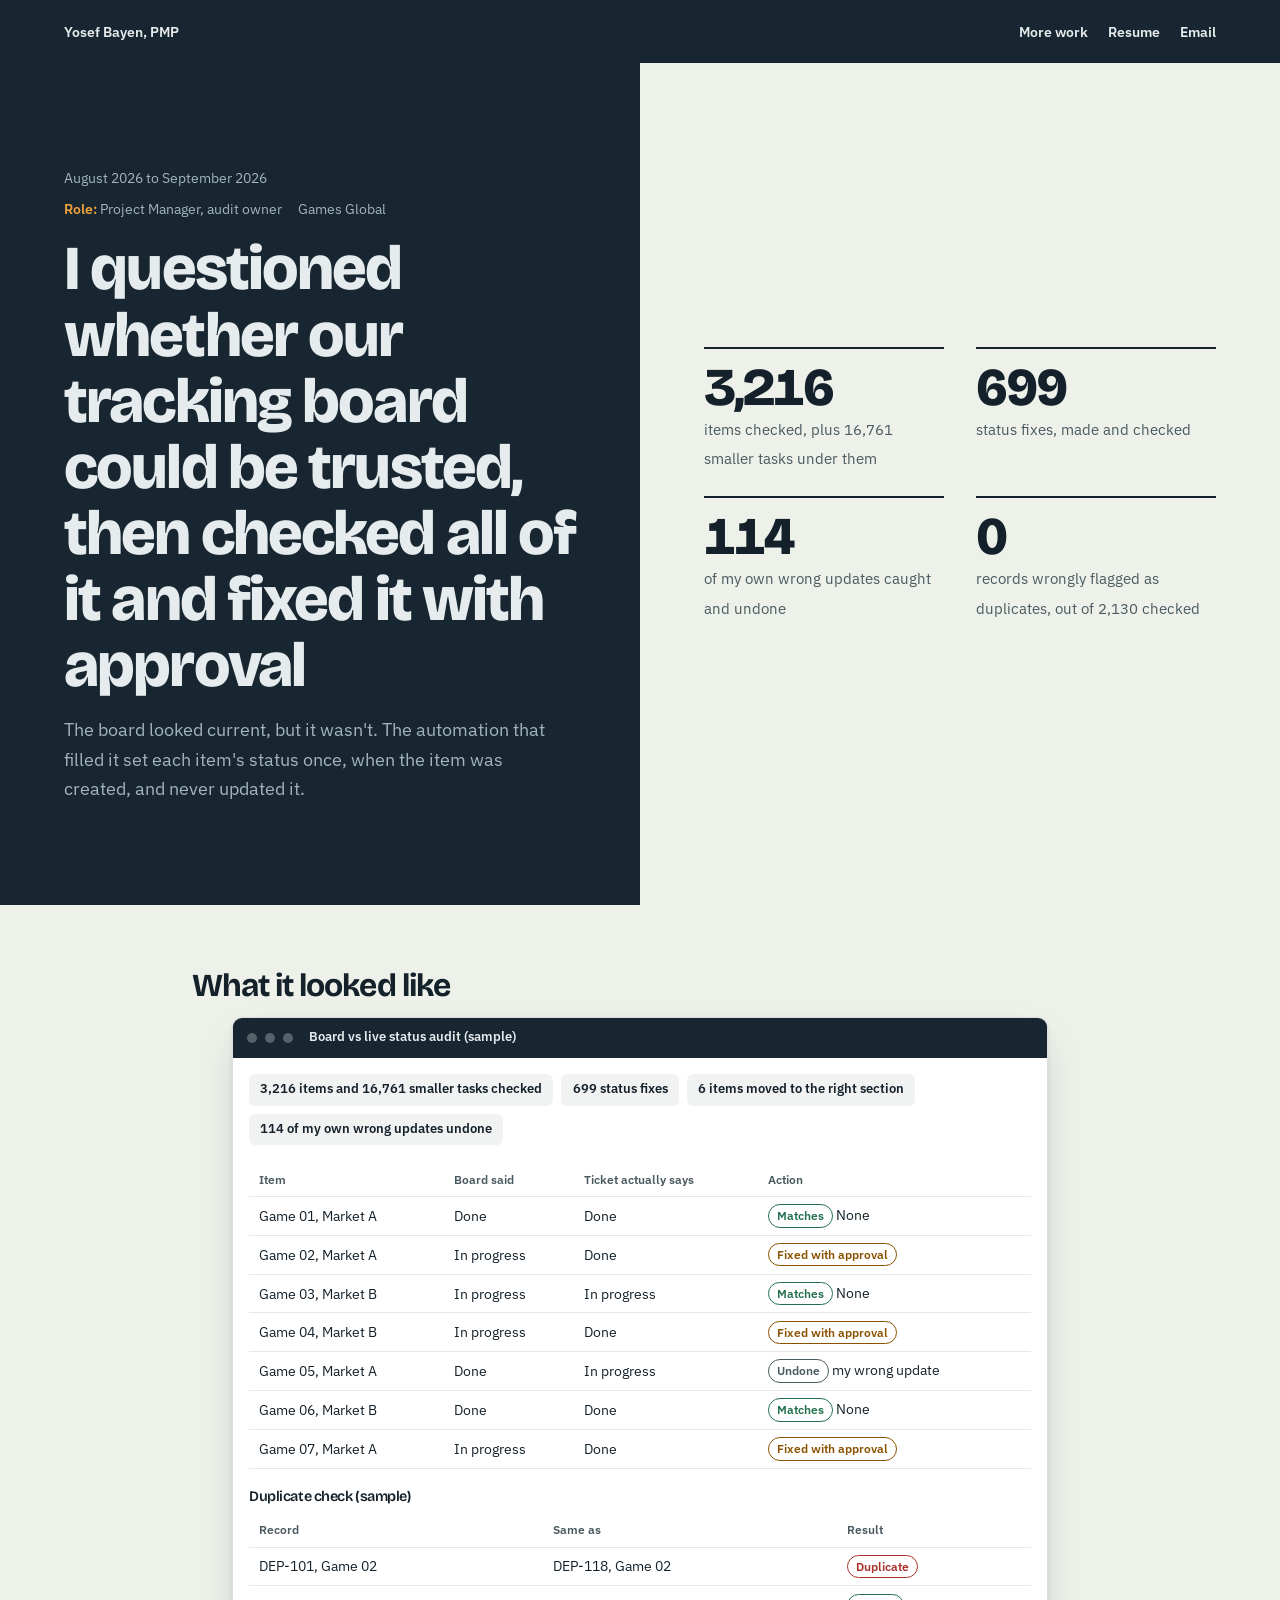
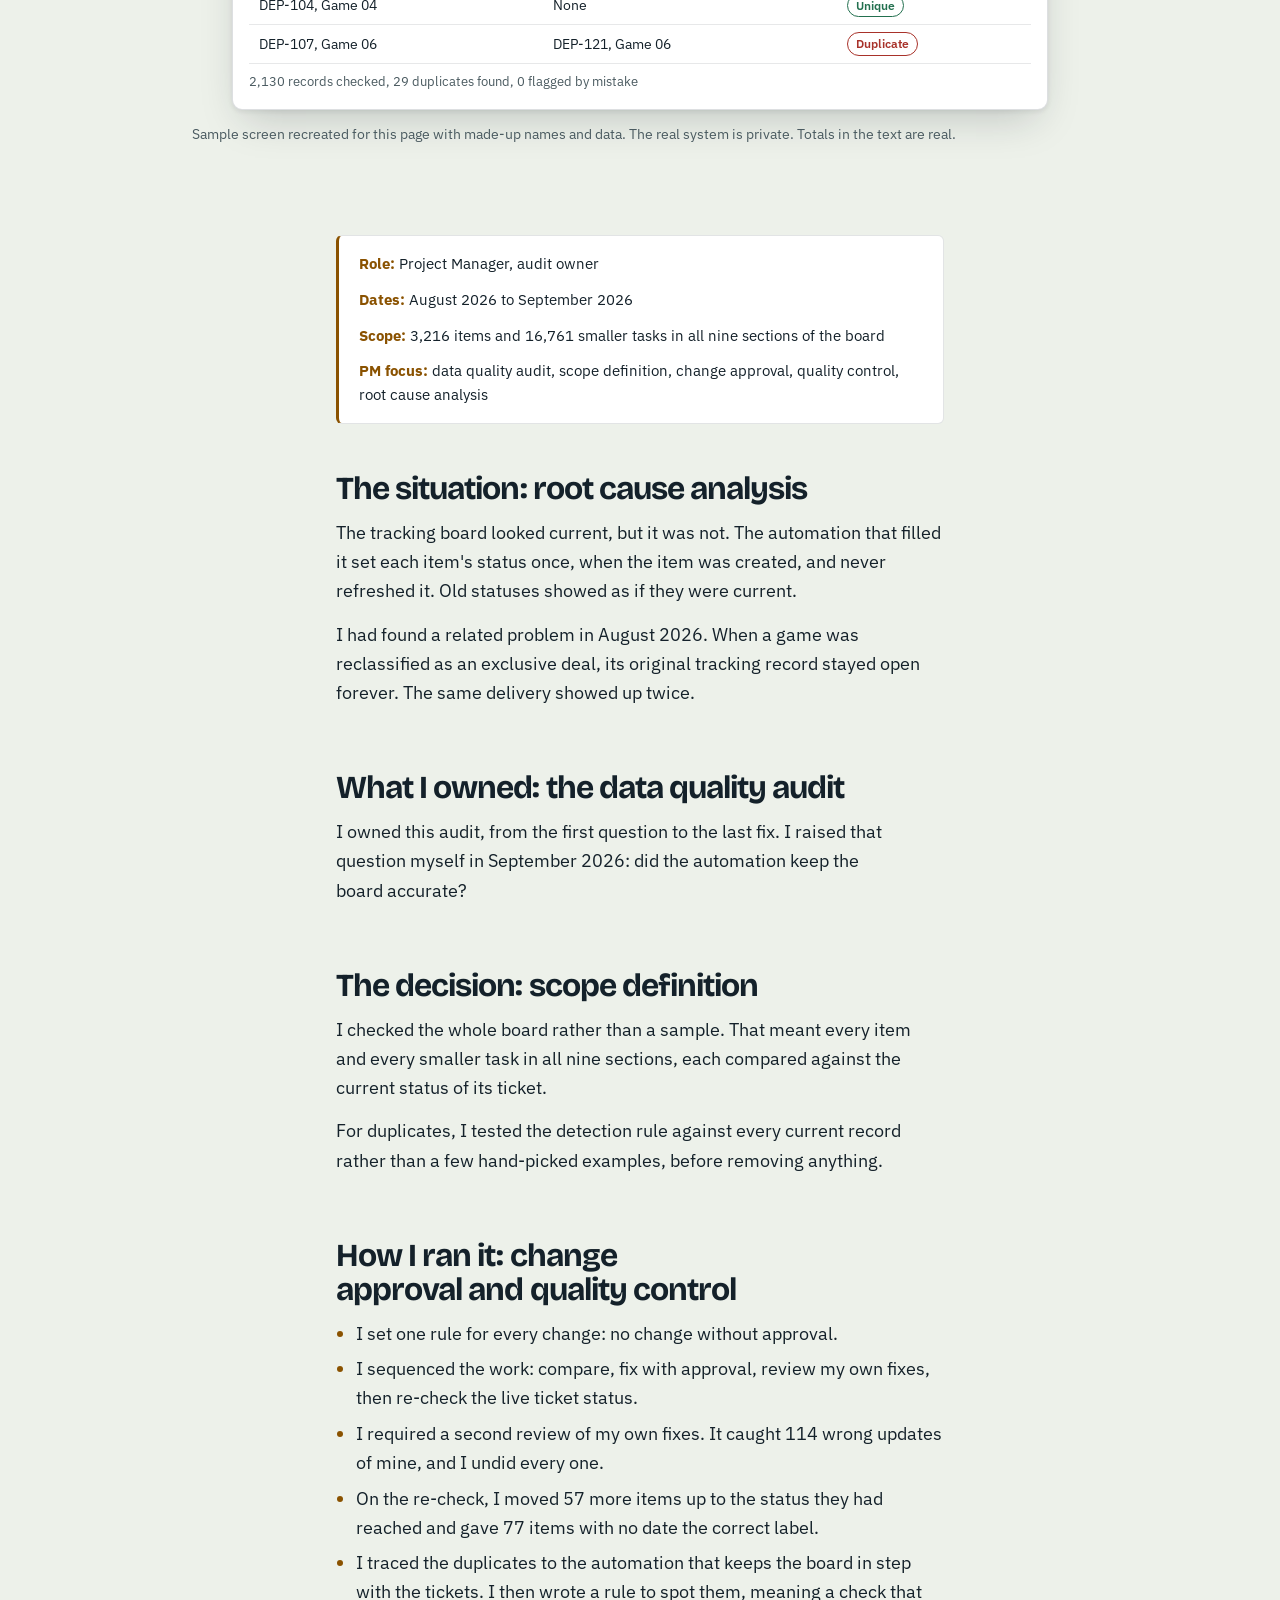
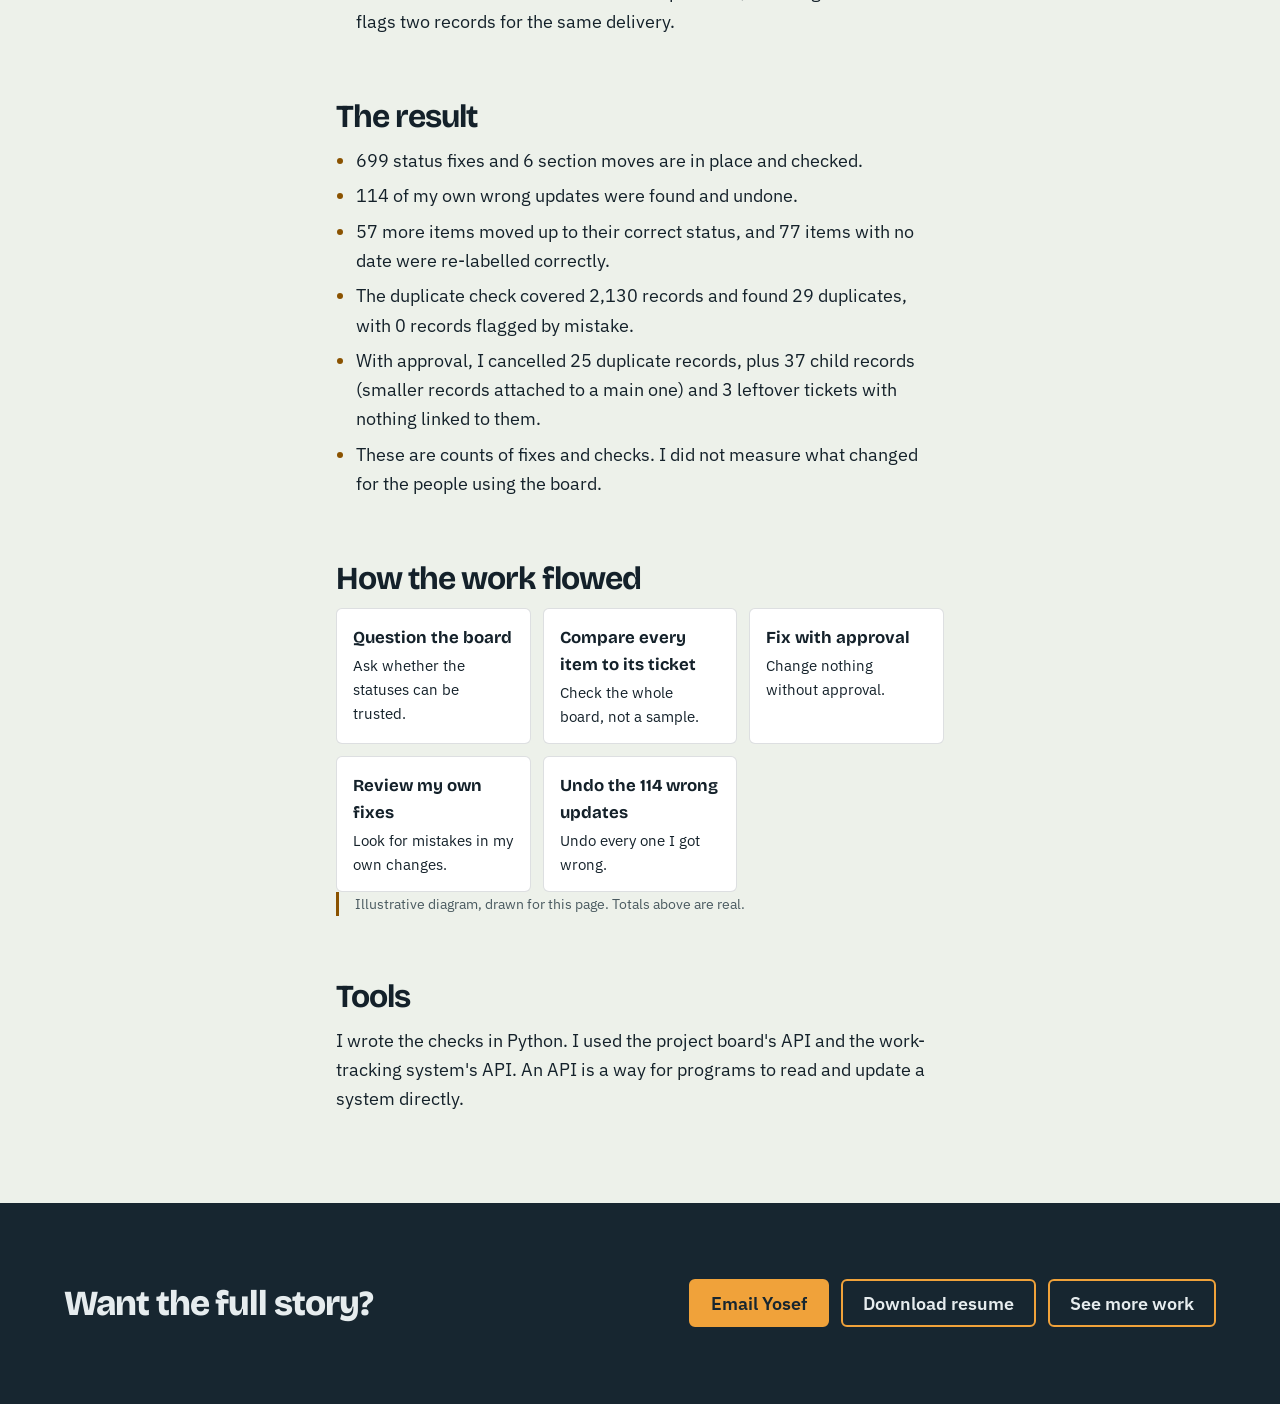
<file: case-board-audit.html>
<!doctype html>
<html lang="en">
<head>
<meta charset="utf-8">
<meta name="viewport" content="width=device-width, initial-scale=1, viewport-fit=cover">
<title>Checking and fixing the team's tracking board | Yosef Bayen</title>
<meta name="description" content="I checked every item on the team's tracking board against the current status of its ticket, fixed 699 statuses with approval, and caught and undid 114 of my own wrong updates.">
<meta property="og:type" content="website">
<meta property="og:title" content="Checking the team's tracking board | Yosef Bayen">
<meta property="og:description" content="I checked every item on the team's tracking board against the current status of its ticket, fixed 699 statuses with approval, and caught and undid 114 of my own wrong updates.">
<meta property="og:url" content="https://ybayen12-beep.github.io/case-board-audit.html">
<meta property="og:image" content="https://ybayen12-beep.github.io/og.png">
<meta property="og:image:width" content="1200">
<meta property="og:image:height" content="630">
<meta name="twitter:card" content="summary_large_image">

<link rel="preconnect" href="https://fonts.googleapis.com">
<link rel="preconnect" href="https://fonts.gstatic.com" crossorigin>
<link href="https://fonts.googleapis.com/css2?family=Bricolage+Grotesque:opsz,wght@12..96,500;12..96,700;12..96,800&family=IBM+Plex+Sans:wght@400;500;600&display=swap" rel="stylesheet">
<link rel="stylesheet" href="case.css">
<style>
.sample .strip { display: flex; flex-wrap: wrap; gap: 0.5rem; margin-bottom: 1rem; }
.sample .strip span { padding: 0.35rem 0.7rem; border-radius: 6px; background: color-mix(in oklab, var(--ink) 6%, transparent); font-weight: 600; font-size: 0.8rem; }
.sample h3 { font-size: 0.9rem; font-weight: 600; margin: 1.25rem 0 0.5rem; }
.sample .totals { margin-top: 0.5rem; font-size: 0.8rem; color: var(--soft); }
.factsbox{list-style:none;padding:0;margin:0 0 2rem;display:flex;flex-wrap:wrap;gap:.5rem 1.5rem;font-size:.92rem}.factsbox b{color:var(--accent)}
</style>
</head>
<body>
<header class="top"><a href="index.html">Yosef Bayen, PMP</a><nav class="top-links" aria-label="Main"><a href="index.html#work-log">More work</a><a href="Yosef-Bayen-Resume.pdf" download>Resume</a><a href="mailto:ybayen12@gmail.com">Email</a></nav></header>
<main>
  <section class="case-hero">
    <div class="problem">
      <p class="meta"><span>August 2026 to September 2026</span><span><b>Role:</b> Project Manager, audit owner</span><span>Games Global</span></p>
      <h1>I questioned whether our tracking board could be trusted, then checked all of it and fixed it with approval</h1>
      <p>The board looked current, but it wasn't. The automation that filled it set each item's status once, when the item was created, and never updated it.</p>
    </div>
    <div class="result">
      <div class="figures">
        <div><strong>3,216</strong><span>items checked, plus 16,761 smaller tasks under them</span></div>
        <div><strong>699</strong><span>status fixes, made and checked</span></div>
        <div><strong>114</strong><span>of my own wrong updates caught and undone</span></div>
        <div><strong>0</strong><span>records wrongly flagged as duplicates, out of 2,130 checked</span></div>
      </div>
    </div>
  </section>
  <section class="sample" aria-labelledby="sample-h">
    <h2 id="sample-h">What it looked like</h2>
    <figure class="screen" role="img" aria-label="Sample audit screen: a summary of totals, a table comparing board status to live ticket status for seven made-up items, and a small duplicate check table">
      <div class="screen-bar" aria-hidden="true"><i></i><i></i><i></i><span>Board vs live status audit (sample)</span></div>
      <div class="screen-body">
        <div class="strip">
          <span>3,216 items and 16,761 smaller tasks checked</span>
          <span>699 status fixes</span>
          <span>6 items moved to the right section</span>
          <span>114 of my own wrong updates undone</span>
        </div>
        <table>
          <thead><tr><th>Item</th><th>Board said</th><th>Ticket actually says</th><th>Action</th></tr></thead>
          <tbody>
            <tr><td>Game 01, Market A</td><td>Done</td><td>Done</td><td><span class="chip chip--ok">Matches</span> None</td></tr>
            <tr><td>Game 02, Market A</td><td>In progress</td><td>Done</td><td><span class="chip chip--warn">Fixed with approval</span></td></tr>
            <tr><td>Game 03, Market B</td><td>In progress</td><td>In progress</td><td><span class="chip chip--ok">Matches</span> None</td></tr>
            <tr><td>Game 04, Market B</td><td>In progress</td><td>Done</td><td><span class="chip chip--warn">Fixed with approval</span></td></tr>
            <tr><td>Game 05, Market A</td><td>Done</td><td>In progress</td><td><span class="chip chip--muted">Undone</span> my wrong update</td></tr>
            <tr><td>Game 06, Market B</td><td>Done</td><td>Done</td><td><span class="chip chip--ok">Matches</span> None</td></tr>
            <tr><td>Game 07, Market A</td><td>In progress</td><td>Done</td><td><span class="chip chip--warn">Fixed with approval</span></td></tr>
          </tbody>
        </table>
        <h3>Duplicate check (sample)</h3>
        <table>
          <thead><tr><th>Record</th><th>Same as</th><th>Result</th></tr></thead>
          <tbody>
            <tr><td>DEP-101, Game 02</td><td>DEP-118, Game 02</td><td><span class="chip chip--bad">Duplicate</span></td></tr>
            <tr><td>DEP-104, Game 04</td><td>None</td><td><span class="chip chip--ok">Unique</span></td></tr>
            <tr><td>DEP-107, Game 06</td><td>DEP-121, Game 06</td><td><span class="chip chip--bad">Duplicate</span></td></tr>
          </tbody>
        </table>
        <p class="totals">2,130 records checked, 29 duplicates found, 0 flagged by mistake</p>
      </div>
    </figure>
    <p class="sample-caption">Sample screen recreated for this page with made-up names and data. The real system is private. Totals in the text are real.</p>
  </section>
  <article class="case-body">
    <ul class="factsbox">
      <li><b>Role:</b> Project Manager, audit owner</li>
      <li><b>Dates:</b> August 2026 to September 2026</li>
      <li><b>Scope:</b> 3,216 items and 16,761 smaller tasks in all nine sections of the board</li>
      <li><b>PM focus:</b> data quality audit, scope definition, change approval, quality control, root cause analysis</li>
    </ul>
    <section>
      <h2>The situation: root cause analysis</h2>
      <p>The tracking board looked current, but it was not. The automation that filled it set each item's status once, when the item was created, and never refreshed it. Old statuses showed as if they were current.</p>
      <p>I had found a related problem in August 2026. When a game was reclassified as an exclusive deal, its original tracking record stayed open forever. The same delivery showed up twice.</p>
    </section>
    <section>
      <h2>What I owned: the data quality audit</h2>
      <p>I owned this audit, from the first question to the last fix. I raised that question myself in September 2026: did the automation keep the board accurate?</p>
    </section>
    <section>
      <h2>The decision: scope definition</h2>
      <p>I checked the whole board rather than a sample. That meant every item and every smaller task in all nine sections, each compared against the current status of its ticket.</p>
      <p>For duplicates, I tested the detection rule against every current record rather than a few hand-picked examples, before removing anything.</p>
    </section>
    <section>
      <h2>How I ran it: change approval and quality control</h2>
      <ul>
        <li>I set one rule for every change: no change without approval.</li>
        <li>I sequenced the work: compare, fix with approval, review my own fixes, then re-check the live ticket status.</li>
        <li>I required a second review of my own fixes. It caught 114 wrong updates of mine, and I undid every one.</li>
        <li>On the re-check, I moved 57 more items up to the status they had reached and gave 77 items with no date the correct label.</li>
        <li>I traced the duplicates to the automation that keeps the board in step with the tickets. I then wrote a rule to spot them, meaning a check that flags two records for the same delivery.</li>
      </ul>
    </section>
    <section>
      <h2>The result</h2>
      <ul>
        <li>699 status fixes and 6 section moves are in place and checked.</li>
        <li>114 of my own wrong updates were found and undone.</li>
        <li>57 more items moved up to their correct status, and 77 items with no date were re-labelled correctly.</li>
        <li>The duplicate check covered 2,130 records and found 29 duplicates, with 0 records flagged by mistake.</li>
        <li>With approval, I cancelled 25 duplicate records, plus 37 child records (smaller records attached to a main one) and 3 leftover tickets with nothing linked to them.</li>
        <li>These are counts of fixes and checks. I did not measure what changed for the people using the board.</li>
      </ul>
    </section>
    <section>
      <h2>How the work flowed</h2>
      <ol class="steps">
        <li><b>Question the board</b>Ask whether the statuses can be trusted.</li>
        <li><b>Compare every item to its ticket</b>Check the whole board, not a sample.</li>
        <li><b>Fix with approval</b>Change nothing without approval.</li>
        <li><b>Review my own fixes</b>Look for mistakes in my own changes.</li>
        <li><b>Undo the 114 wrong updates</b>Undo every one I got wrong.</li>
      </ol>
      <p class="note">Illustrative diagram, drawn for this page. Totals above are real.</p>
    </section>
    <section>
      <h2>Tools</h2>
      <p>I wrote the checks in Python. I used the project board's API and the work-tracking system's API. An API is a way for programs to read and update a system directly.</p>
    </section>
  </article>
</main>
<footer class="next">
  <h2>Want the full story?</h2>
  <div class="links">
    <a class="btn btn--solid" href="mailto:ybayen12@gmail.com">Email Yosef</a>
    <a class="btn" href="Yosef-Bayen-Resume.pdf" download>Download resume</a>
    <a class="btn" href="index.html#work-log">See more work</a>
  </div>
</footer>
</body>
</html>
</file>
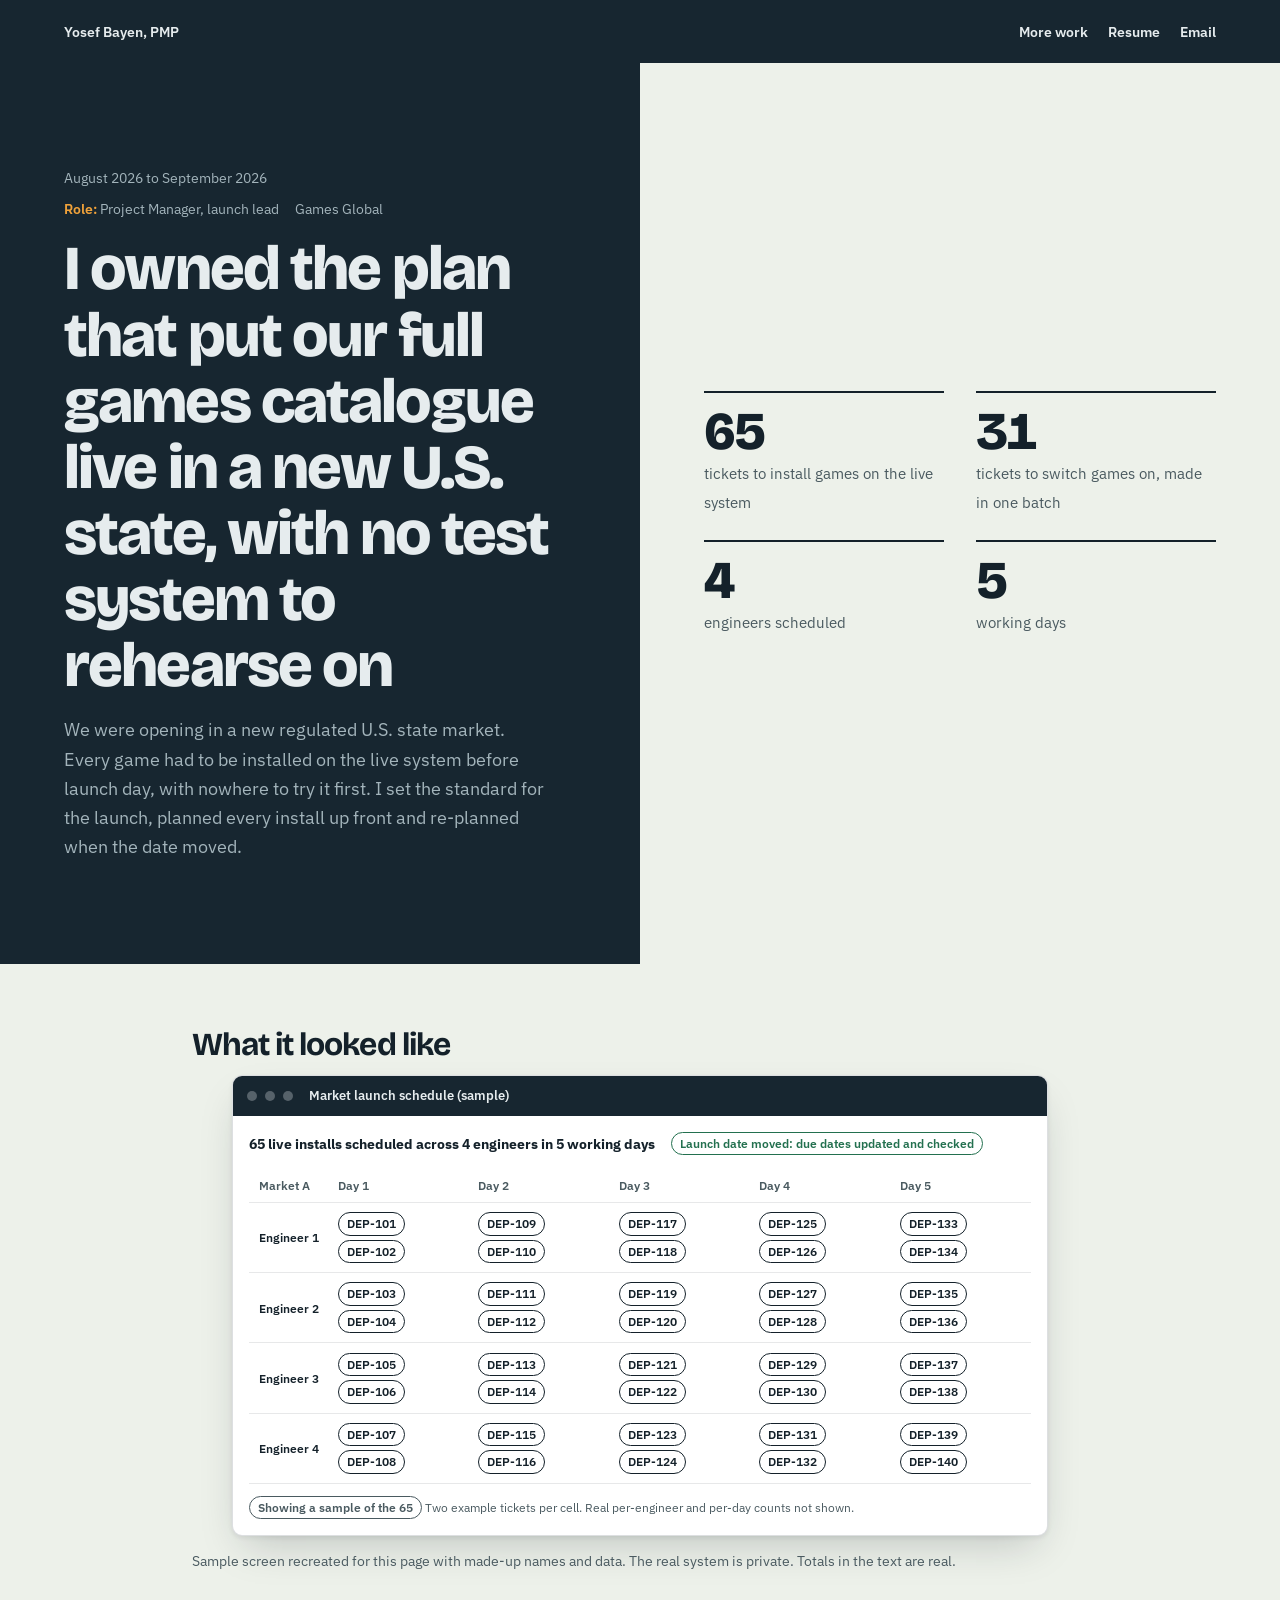
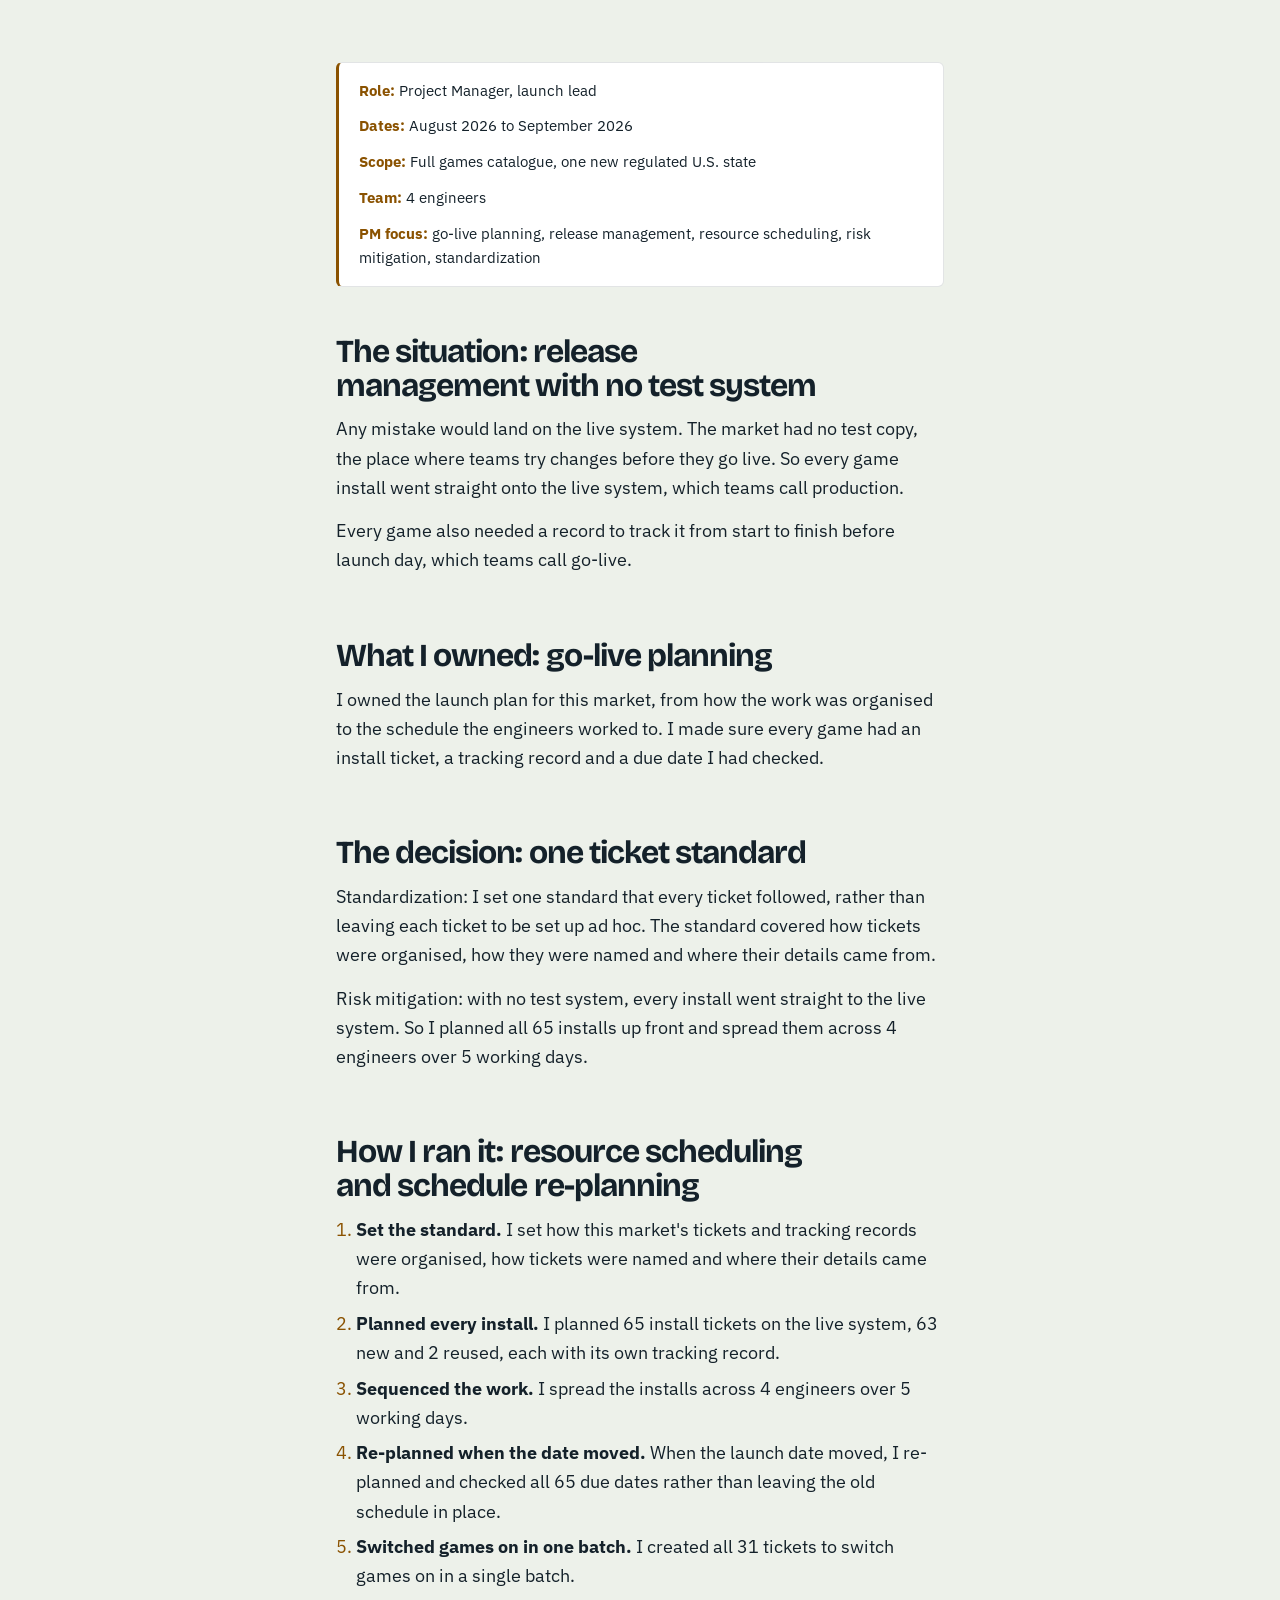
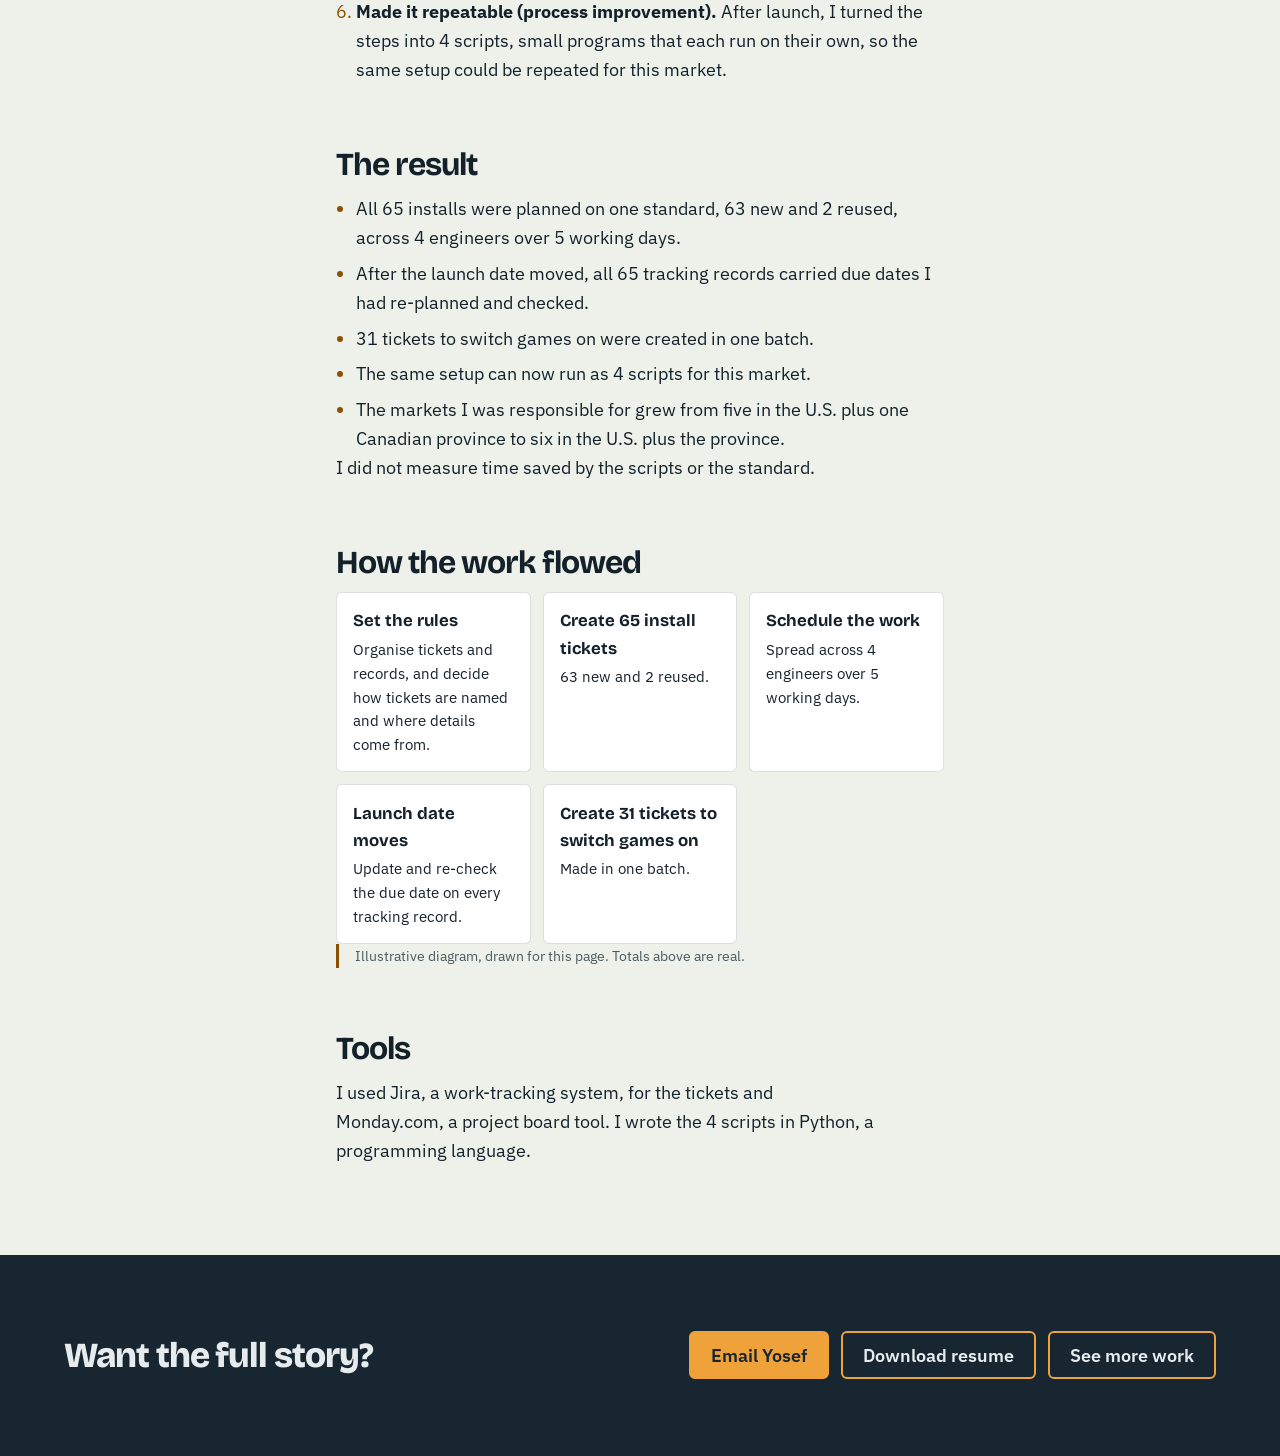
<file: case-market-launch.html>
<!doctype html>
<html lang="en">
<head>
<meta charset="utf-8">
<meta name="viewport" content="width=device-width, initial-scale=1, viewport-fit=cover">
<title>Launching games in a new U.S. state | Yosef Bayen</title>
<meta name="description" content="How I led the launch of our full games catalogue in a new regulated U.S. state market, putting every game straight onto the live system with no test copy to try it on first.">
<meta property="og:type" content="website">
<meta property="og:title" content="Launching games in a new U.S. state | Yosef Bayen">
<meta property="og:description" content="How I led the launch of our full games catalogue in a new regulated U.S. state market, putting every game straight onto the live system with no test copy to try it on first.">
<meta property="og:url" content="https://ybayen12-beep.github.io/case-market-launch.html">
<meta property="og:image" content="https://ybayen12-beep.github.io/og.png">
<meta property="og:image:width" content="1200">
<meta property="og:image:height" content="630">
<meta name="twitter:card" content="summary_large_image">

<link rel="preconnect" href="https://fonts.googleapis.com">
<link rel="preconnect" href="https://fonts.gstatic.com" crossorigin>
<link href="https://fonts.googleapis.com/css2?family=Bricolage+Grotesque:opsz,wght@12..96,500;12..96,700;12..96,800&family=IBM+Plex+Sans:wght@400;500;600&display=swap" rel="stylesheet">
<link rel="stylesheet" href="case.css">
<style>
.sample .sched-head { display: flex; flex-wrap: wrap; gap: 0.5rem 1rem; align-items: center; margin: 0 0 0.75rem; }
.sample .sched-foot { margin: 0.75rem 0 0; color: var(--soft); font-size: 0.78rem; }
.sample tbody th { color: inherit; }
.sample td .chip { margin: 1px 0; }
  .sample td { white-space: normal; }
  .sample td .chip { margin: 2px 2px 2px 0; }
.factsbox{list-style:none;padding:0;margin:0 0 2rem;display:flex;flex-wrap:wrap;gap:.5rem 1.5rem;font-size:.92rem}.factsbox b{color:var(--accent)}
</style>
</head>
<body>
<header class="top"><a href="index.html">Yosef Bayen, PMP</a><nav class="top-links" aria-label="Main"><a href="index.html#work-log">More work</a><a href="Yosef-Bayen-Resume.pdf" download>Resume</a><a href="mailto:ybayen12@gmail.com">Email</a></nav></header>
<main>
  <section class="case-hero">
    <div class="problem">
      <p class="meta"><span>August 2026 to September 2026</span><span><b>Role:</b> Project Manager, launch lead</span><span>Games Global</span></p>
      <h1>I owned the plan that put our full games catalogue live in a new U.S. state, with no test system to rehearse on</h1>
      <p>We were opening in a new regulated U.S. state market. Every game had to be installed on the live system before launch day, with nowhere to try it first. I set the standard for the launch, planned every install up front and re-planned when the date moved.</p>
    </div>
    <div class="result">
      <div class="figures">
        <div><strong>65</strong><span>tickets to install games on the live system</span></div>
        <div><strong>31</strong><span>tickets to switch games on, made in one batch</span></div>
        <div><strong>4</strong><span>engineers scheduled</span></div>
        <div><strong>5</strong><span>working days</span></div>
      </div>
    </div>
  </section>
  <section class="sample" aria-labelledby="sample-h">
    <h2 id="sample-h">What it looked like</h2>
    <figure class="screen" role="img" aria-label="Sample week schedule board with Day 1 to Day 5 as columns and Engineer 1 to Engineer 4 as rows. Each cell holds two example install tickets. A header says 65 installs on the live system were scheduled across 4 engineers in 5 working days, and a note says the launch date moved and due dates were updated and checked.">
      <div class="screen-bar" aria-hidden="true"><i></i><i></i><i></i><span>Market launch schedule (sample)</span></div>
      <div class="screen-body">
        <p class="sched-head"><b>65 live installs scheduled across 4 engineers in 5 working days</b><span class="chip chip--ok">Launch date moved: due dates updated and checked</span></p>
        <table>
          <thead><tr><th>Market A</th><th>Day 1</th><th>Day 2</th><th>Day 3</th><th>Day 4</th><th>Day 5</th></tr></thead>
          <tbody>
            <tr><th>Engineer 1</th><td><span class="chip">DEP-101</span> <span class="chip">DEP-102</span></td><td><span class="chip">DEP-109</span> <span class="chip">DEP-110</span></td><td><span class="chip">DEP-117</span> <span class="chip">DEP-118</span></td><td><span class="chip">DEP-125</span> <span class="chip">DEP-126</span></td><td><span class="chip">DEP-133</span> <span class="chip">DEP-134</span></td></tr>
            <tr><th>Engineer 2</th><td><span class="chip">DEP-103</span> <span class="chip">DEP-104</span></td><td><span class="chip">DEP-111</span> <span class="chip">DEP-112</span></td><td><span class="chip">DEP-119</span> <span class="chip">DEP-120</span></td><td><span class="chip">DEP-127</span> <span class="chip">DEP-128</span></td><td><span class="chip">DEP-135</span> <span class="chip">DEP-136</span></td></tr>
            <tr><th>Engineer 3</th><td><span class="chip">DEP-105</span> <span class="chip">DEP-106</span></td><td><span class="chip">DEP-113</span> <span class="chip">DEP-114</span></td><td><span class="chip">DEP-121</span> <span class="chip">DEP-122</span></td><td><span class="chip">DEP-129</span> <span class="chip">DEP-130</span></td><td><span class="chip">DEP-137</span> <span class="chip">DEP-138</span></td></tr>
            <tr><th>Engineer 4</th><td><span class="chip">DEP-107</span> <span class="chip">DEP-108</span></td><td><span class="chip">DEP-115</span> <span class="chip">DEP-116</span></td><td><span class="chip">DEP-123</span> <span class="chip">DEP-124</span></td><td><span class="chip">DEP-131</span> <span class="chip">DEP-132</span></td><td><span class="chip">DEP-139</span> <span class="chip">DEP-140</span></td></tr>
          </tbody>
        </table>
        <p class="sched-foot"><span class="chip chip--muted">Showing a sample of the 65</span> Two example tickets per cell. Real per-engineer and per-day counts not shown.</p>
      </div>
    </figure>
    <p class="sample-caption">Sample screen recreated for this page with made-up names and data. The real system is private. Totals in the text are real.</p>
  </section>
  <article class="case-body">
    <ul class="factsbox">
      <li><b>Role:</b> Project Manager, launch lead</li>
      <li><b>Dates:</b> August 2026 to September 2026</li>
      <li><b>Scope:</b> Full games catalogue, one new regulated U.S. state</li>
      <li><b>Team:</b> 4 engineers</li>
      <li><b>PM focus:</b> go-live planning, release management, resource scheduling, risk mitigation, standardization</li>
    </ul>
    <section>
      <h2>The situation: release management with no test system</h2>
      <p>Any mistake would land on the live system. The market had no test copy, the place where teams try changes before they go live. So every game install went straight onto the live system, which teams call production.</p>
      <p>Every game also needed a record to track it from start to finish before launch day, which teams call go-live.</p>
    </section>
    <section>
      <h2>What I owned: go-live planning</h2>
      <p>I owned the launch plan for this market, from how the work was organised to the schedule the engineers worked to. I made sure every game had an install ticket, a tracking record and a due date I had checked.</p>
    </section>
    <section>
      <h2>The decision: one ticket standard</h2>
      <p>Standardization: I set one standard that every ticket followed, rather than leaving each ticket to be set up ad hoc. The standard covered how tickets were organised, how they were named and where their details came from.</p>
      <p>Risk mitigation: with no test system, every install went straight to the live system. So I planned all 65 installs up front and spread them across 4 engineers over 5 working days.</p>
    </section>
    <section>
      <h2>How I ran it: resource scheduling and schedule re-planning</h2>
      <ol>
        <li><b>Set the standard.</b> I set how this market's tickets and tracking records were organised, how tickets were named and where their details came from.</li>
        <li><b>Planned every install.</b> I planned 65 install tickets on the live system, 63 new and 2 reused, each with its own tracking record.</li>
        <li><b>Sequenced the work.</b> I spread the installs across 4 engineers over 5 working days.</li>
        <li><b>Re-planned when the date moved.</b> When the launch date moved, I re-planned and checked all 65 due dates rather than leaving the old schedule in place.</li>
        <li><b>Switched games on in one batch.</b> I created all 31 tickets to switch games on in a single batch.</li>
        <li><b>Made it repeatable (process improvement).</b> After launch, I turned the steps into 4 scripts, small programs that each run on their own, so the same setup could be repeated for this market.</li>
      </ol>
    </section>
    <section>
      <h2>The result</h2>
      <ul>
        <li>All 65 installs were planned on one standard, 63 new and 2 reused, across 4 engineers over 5 working days.</li>
        <li>After the launch date moved, all 65 tracking records carried due dates I had re-planned and checked.</li>
        <li>31 tickets to switch games on were created in one batch.</li>
        <li>The same setup can now run as 4 scripts for this market.</li>
        <li>The markets I was responsible for grew from five in the U.S. plus one Canadian province to six in the U.S. plus the province.</li>
      </ul>
      <p>I did not measure time saved by the scripts or the standard.</p>
    </section>
    <section>
      <h2>How the work flowed</h2>
      <ol class="steps">
        <li><b>Set the rules</b>Organise tickets and records, and decide how tickets are named and where details come from.</li>
        <li><b>Create 65 install tickets</b>63 new and 2 reused.</li>
        <li><b>Schedule the work</b>Spread across 4 engineers over 5 working days.</li>
        <li><b>Launch date moves</b>Update and re-check the due date on every tracking record.</li>
        <li><b>Create 31 tickets to switch games on</b>Made in one batch.</li>
      </ol>
      <p class="note">Illustrative diagram, drawn for this page. Totals above are real.</p>
    </section>
    <section>
      <h2>Tools</h2>
      <p>I used Jira, a work-tracking system, for the tickets and Monday.com, a project board tool. I wrote the 4 scripts in Python, a programming language.</p>
    </section>
  </article>
</main>
<footer class="next">
  <h2>Want the full story?</h2>
  <div class="links">
    <a class="btn btn--solid" href="mailto:ybayen12@gmail.com">Email Yosef</a>
    <a class="btn" href="Yosef-Bayen-Resume.pdf" download>Download resume</a>
    <a class="btn" href="index.html#work-log">See more work</a>
  </div>
</footer>
</body>
</html>
</file>
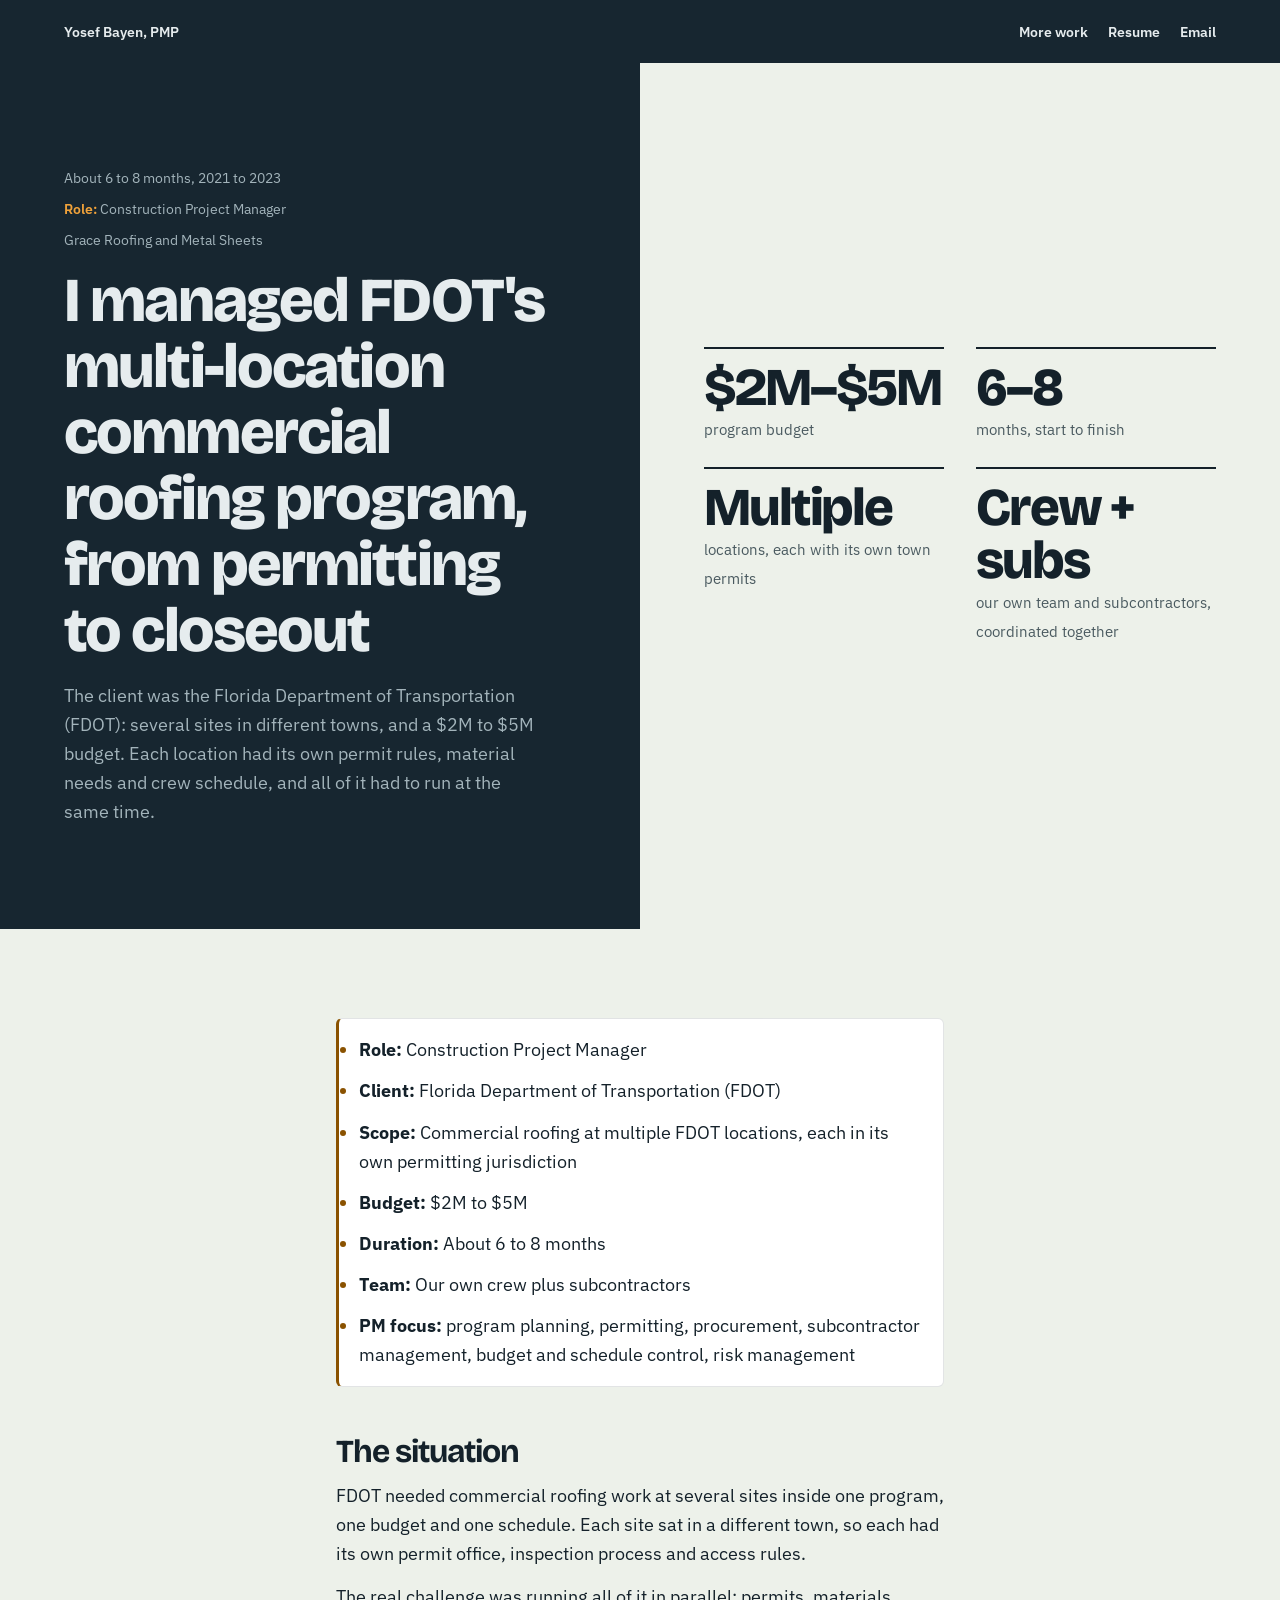
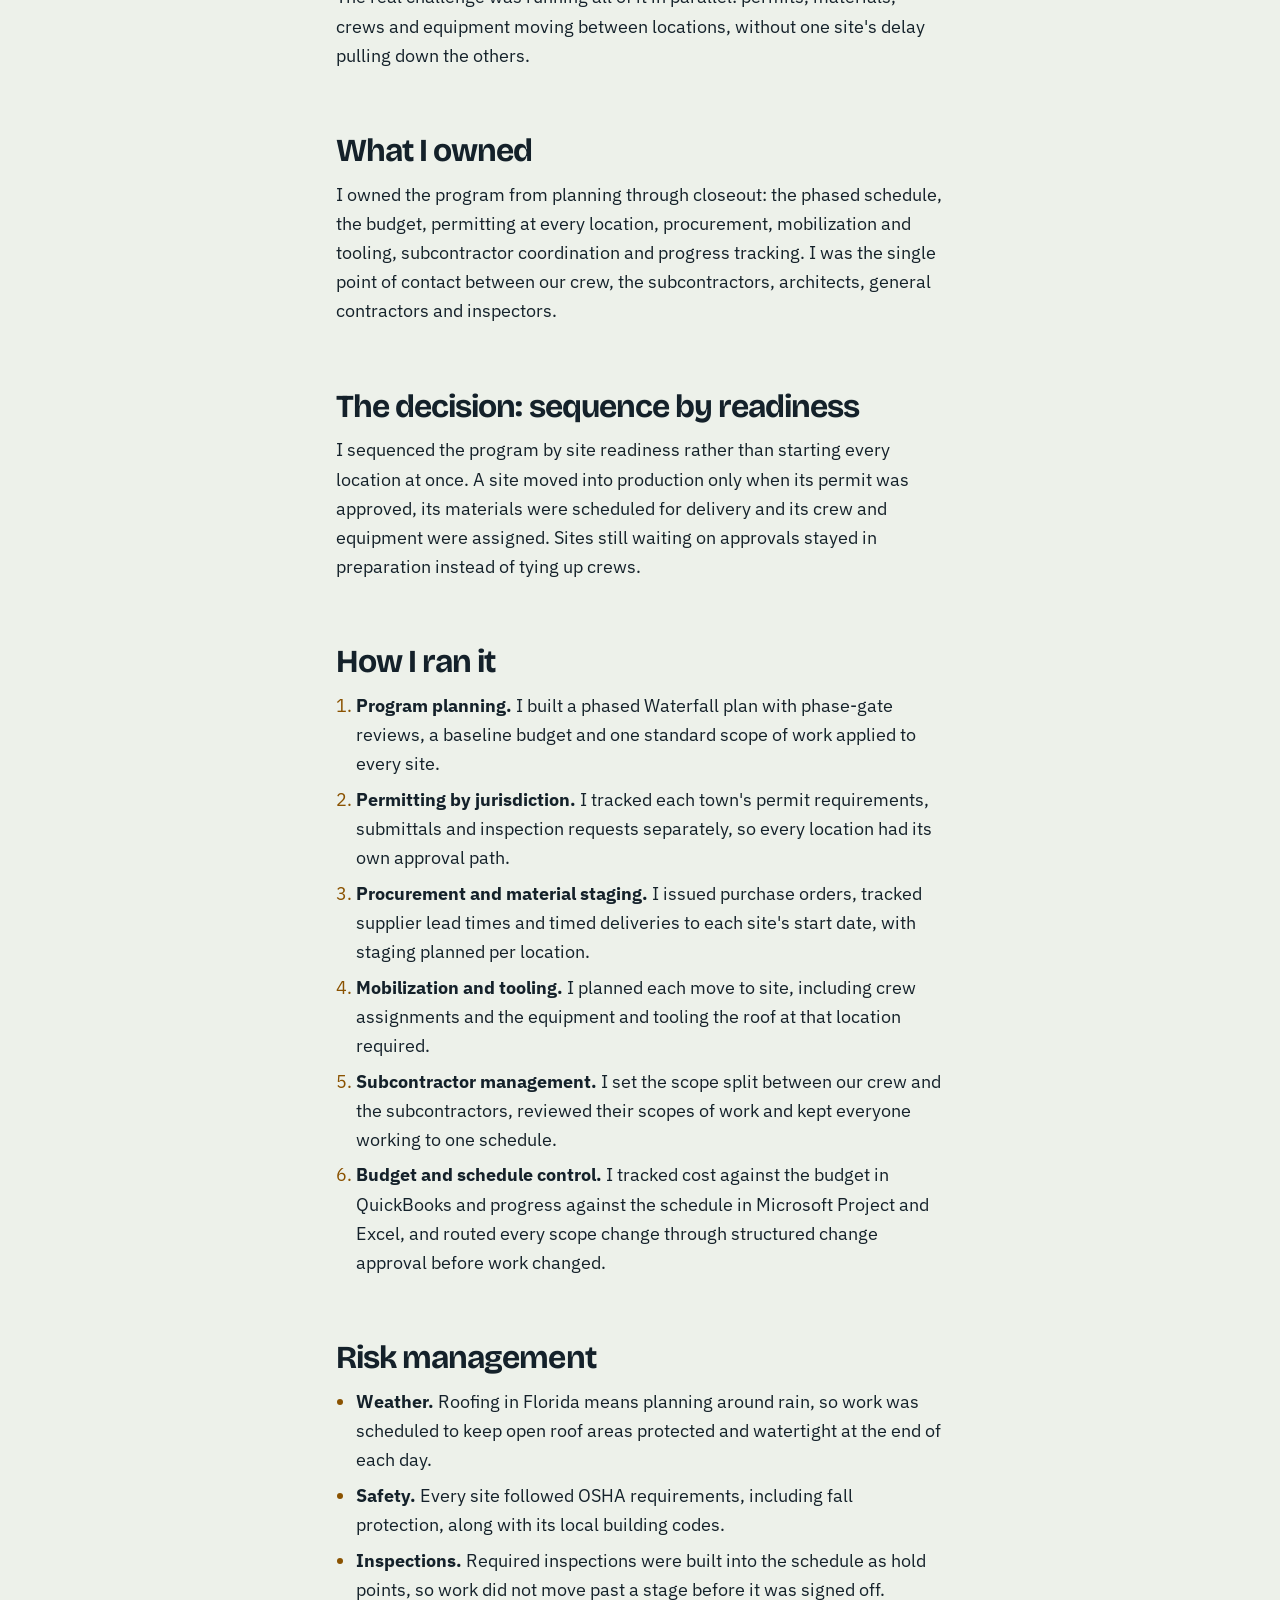
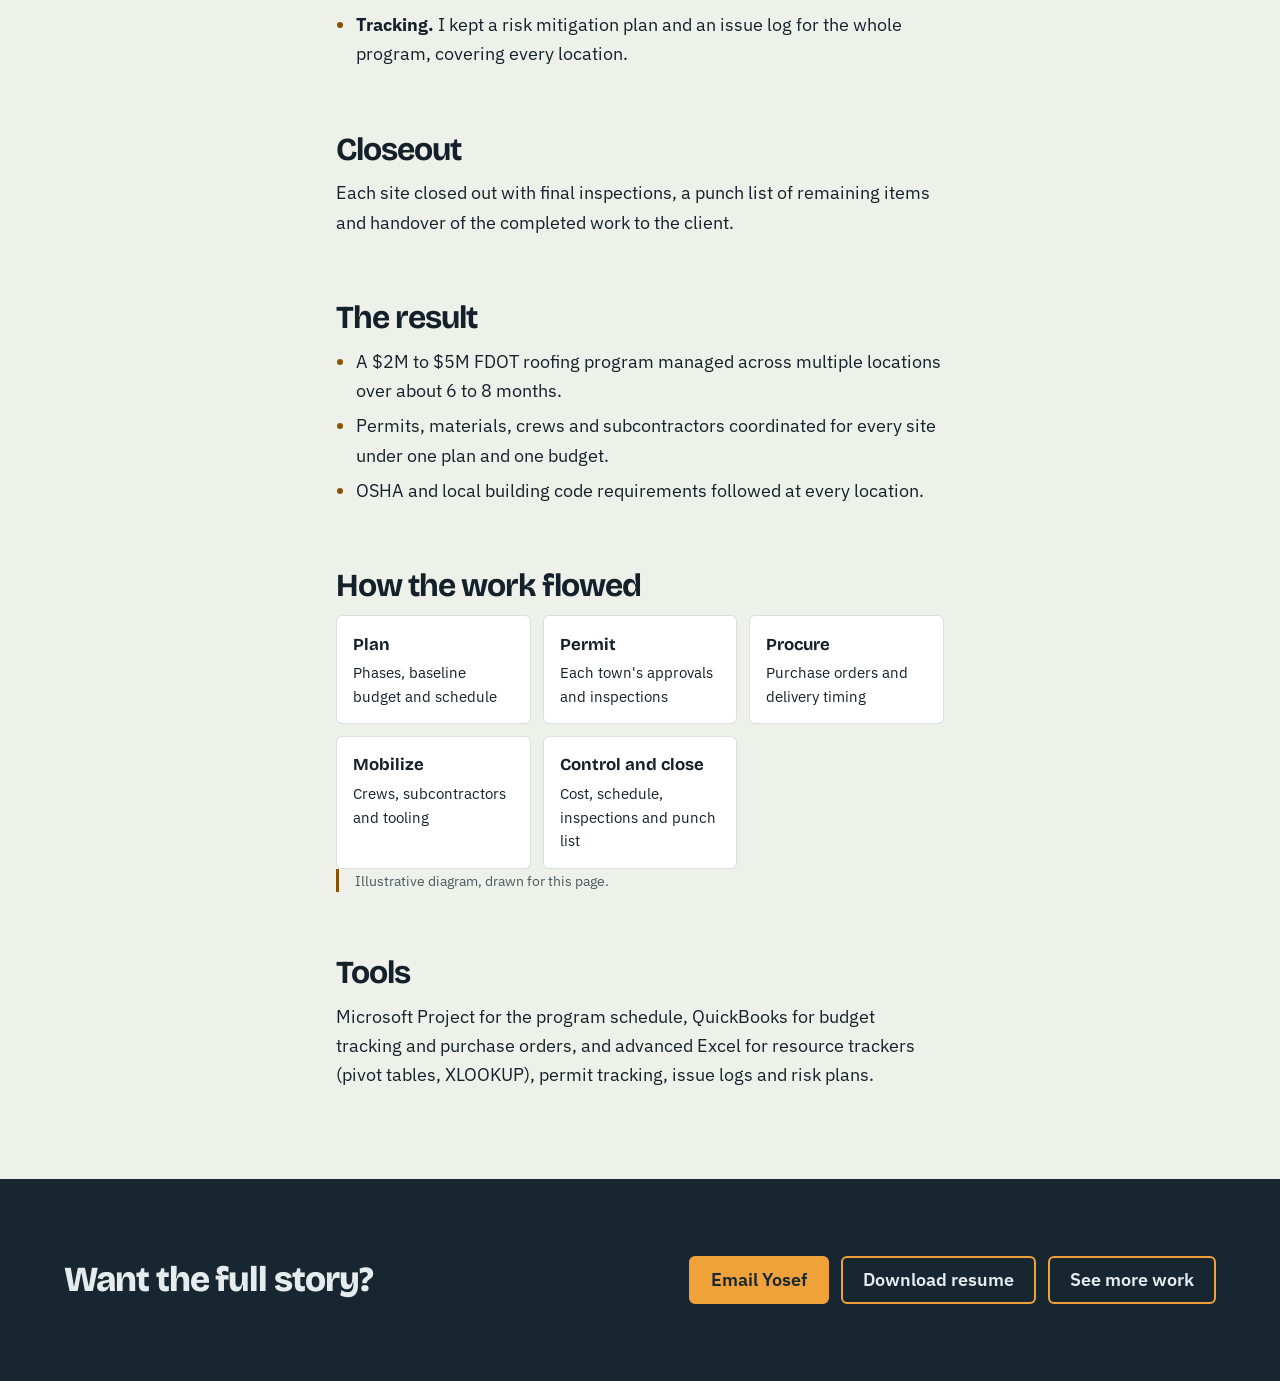
<file: case-roofing-program.html>
<!doctype html>
<html lang="en">
<head>
<meta charset="utf-8">
<meta name="viewport" content="width=device-width, initial-scale=1, viewport-fit=cover">
<title>Multi-location commercial roofing program | Yosef Bayen</title>
<meta name="description" content="I managed a $2M to $5M commercial roofing program for the Florida Department of Transportation (FDOT) across multiple locations over about 6 to 8 months: permits for each town, materials, budget, crews, subcontractors and risk.">
<meta property="og:type" content="website">
<meta property="og:title" content="Multi-location commercial roofing program | Yosef Bayen">
<meta property="og:description" content="A $2M to $5M commercial roofing program for FDOT across multiple locations, managed over about 6 to 8 months.">
<meta property="og:url" content="https://ybayen12-beep.github.io/case-roofing-program.html">
<meta property="og:image" content="https://ybayen12-beep.github.io/og.png">
<meta property="og:image:width" content="1200">
<meta property="og:image:height" content="630">
<meta name="twitter:card" content="summary_large_image">
<link rel="preconnect" href="https://fonts.googleapis.com">
<link rel="preconnect" href="https://fonts.gstatic.com" crossorigin>
<link href="https://fonts.googleapis.com/css2?family=Bricolage+Grotesque:opsz,wght@12..96,500;12..96,700;12..96,800&family=IBM+Plex+Sans:wght@400;500;600&display=swap" rel="stylesheet">
<link rel="stylesheet" href="case.css">
</head>
<body>
<header class="top"><a href="index.html">Yosef Bayen, PMP</a><nav class="top-links" aria-label="Main"><a href="index.html#work-log">More work</a><a href="Yosef-Bayen-Resume.pdf" download>Resume</a><a href="mailto:ybayen12@gmail.com">Email</a></nav></header>
<main>
  <section class="case-hero">
    <div class="problem">
      <p class="meta"><span>About 6 to 8 months, 2021 to 2023</span><span><b>Role:</b> Construction Project Manager</span><span>Grace Roofing and Metal Sheets</span></p>
      <h1>I managed FDOT's multi-location commercial roofing program, from permitting to closeout</h1>
      <p>The client was the Florida Department of Transportation (FDOT): several sites in different towns, and a $2M to $5M budget. Each location had its own permit rules, material needs and crew schedule, and all of it had to run at the same time.</p>
    </div>
    <div class="result">
      <div class="figures">
        <div><strong>$2M–$5M</strong><span>program budget</span></div>
        <div><strong>6–8</strong><span>months, start to finish</span></div>
        <div><strong>Multiple</strong><span>locations, each with its own town permits</span></div>
        <div><strong>Crew + subs</strong><span>our own team and subcontractors, coordinated together</span></div>
      </div>
    </div>
  </section>

  <article class="case-body">
    <ul class="factsbox">
      <li><b>Role:</b> Construction Project Manager</li>
      <li><b>Client:</b> Florida Department of Transportation (FDOT)</li>
      <li><b>Scope:</b> Commercial roofing at multiple FDOT locations, each in its own permitting jurisdiction</li>
      <li><b>Budget:</b> $2M to $5M</li>
      <li><b>Duration:</b> About 6 to 8 months</li>
      <li><b>Team:</b> Our own crew plus subcontractors</li>
      <li><b>PM focus:</b> program planning, permitting, procurement, subcontractor management, budget and schedule control, risk management</li>
    </ul>

    <section><h2>The situation</h2>
      <p>FDOT needed commercial roofing work at several sites inside one program, one budget and one schedule. Each site sat in a different town, so each had its own permit office, inspection process and access rules.</p>
      <p>The real challenge was running all of it in parallel: permits, materials, crews and equipment moving between locations, without one site's delay pulling down the others.</p>
    </section>

    <section><h2>What I owned</h2>
      <p>I owned the program from planning through closeout: the phased schedule, the budget, permitting at every location, procurement, mobilization and tooling, subcontractor coordination and progress tracking. I was the single point of contact between our crew, the subcontractors, architects, general contractors and inspectors.</p>
    </section>

    <section><h2>The decision: sequence by readiness</h2>
      <p>I sequenced the program by site readiness rather than starting every location at once. A site moved into production only when its permit was approved, its materials were scheduled for delivery and its crew and equipment were assigned. Sites still waiting on approvals stayed in preparation instead of tying up crews.</p>
    </section>

    <section><h2>How I ran it</h2>
      <ol>
        <li><b>Program planning.</b> I built a phased Waterfall plan with phase-gate reviews, a baseline budget and one standard scope of work applied to every site.</li>
        <li><b>Permitting by jurisdiction.</b> I tracked each town's permit requirements, submittals and inspection requests separately, so every location had its own approval path.</li>
        <li><b>Procurement and material staging.</b> I issued purchase orders, tracked supplier lead times and timed deliveries to each site's start date, with staging planned per location.</li>
        <li><b>Mobilization and tooling.</b> I planned each move to site, including crew assignments and the equipment and tooling the roof at that location required.</li>
        <li><b>Subcontractor management.</b> I set the scope split between our crew and the subcontractors, reviewed their scopes of work and kept everyone working to one schedule.</li>
        <li><b>Budget and schedule control.</b> I tracked cost against the budget in QuickBooks and progress against the schedule in Microsoft Project and Excel, and routed every scope change through structured change approval before work changed.</li>
      </ol>
    </section>

    <section><h2>Risk management</h2>
      <ul>
        <li><b>Weather.</b> Roofing in Florida means planning around rain, so work was scheduled to keep open roof areas protected and watertight at the end of each day.</li>
        <li><b>Safety.</b> Every site followed OSHA requirements, including fall protection, along with its local building codes.</li>
        <li><b>Inspections.</b> Required inspections were built into the schedule as hold points, so work did not move past a stage before it was signed off.</li>
        <li><b>Tracking.</b> I kept a risk mitigation plan and an issue log for the whole program, covering every location.</li>
      </ul>
    </section>

    <section><h2>Closeout</h2>
      <p>Each site closed out with final inspections, a punch list of remaining items and handover of the completed work to the client.</p>
    </section>

    <section><h2>The result</h2>
      <ul>
        <li>A $2M to $5M FDOT roofing program managed across multiple locations over about 6 to 8 months.</li>
        <li>Permits, materials, crews and subcontractors coordinated for every site under one plan and one budget.</li>
        <li>OSHA and local building code requirements followed at every location.</li>
      </ul>
    </section>

    <section><h2>How the work flowed</h2>
      <ol class="steps">
        <li><b>Plan</b>Phases, baseline budget and schedule</li>
        <li><b>Permit</b>Each town's approvals and inspections</li>
        <li><b>Procure</b>Purchase orders and delivery timing</li>
        <li><b>Mobilize</b>Crews, subcontractors and tooling</li>
        <li><b>Control and close</b>Cost, schedule, inspections and punch list</li>
      </ol>
      <p class="note">Illustrative diagram, drawn for this page.</p>
    </section>

    <section><h2>Tools</h2>
      <p>Microsoft Project for the program schedule, QuickBooks for budget tracking and purchase orders, and advanced Excel for resource trackers (pivot tables, XLOOKUP), permit tracking, issue logs and risk plans.</p>
    </section>
  </article>
</main>
<footer class="next">
  <h2>Want the full story?</h2>
  <div class="links">
    <a class="btn btn--solid" href="mailto:ybayen12@gmail.com">Email Yosef</a>
    <a class="btn" href="Yosef-Bayen-Resume.pdf" download>Download resume</a>
    <a class="btn" href="index.html#work-log">See more work</a>
  </div>
</footer>
</body>
</html>
</file>
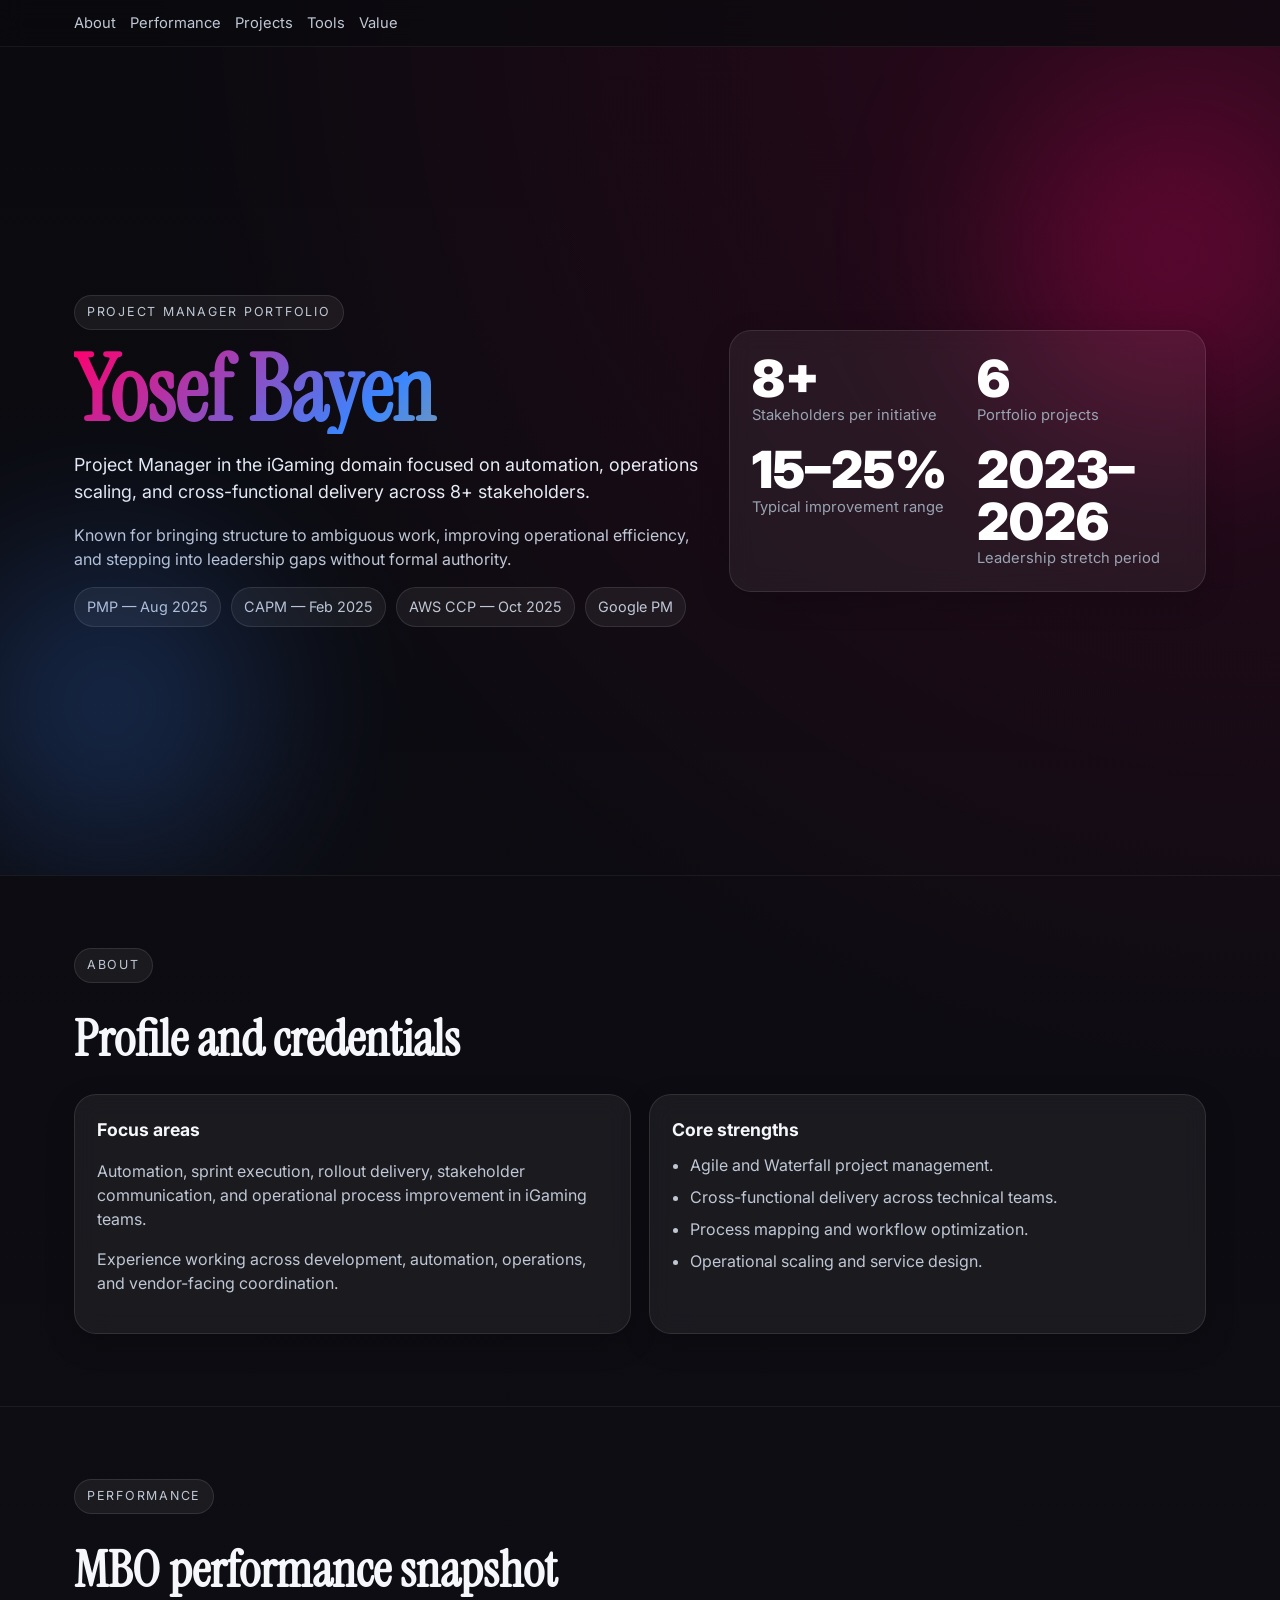
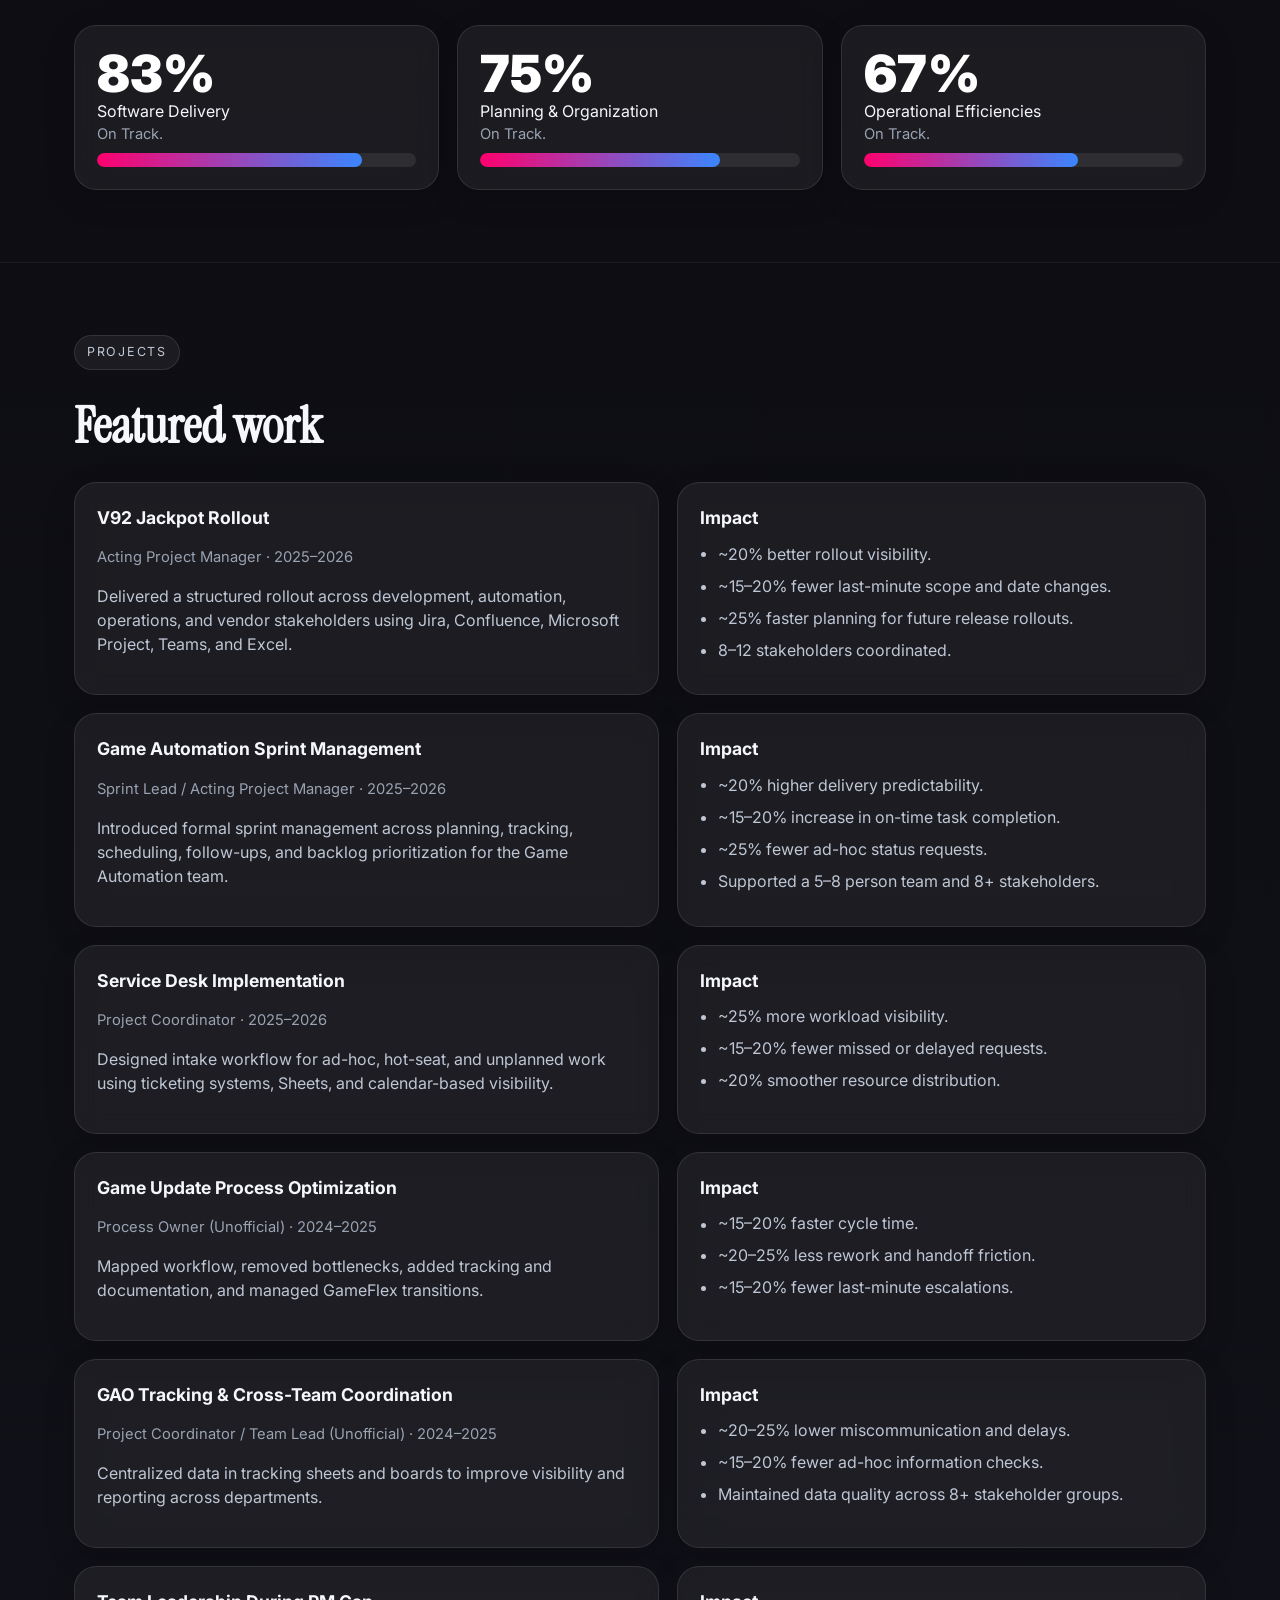
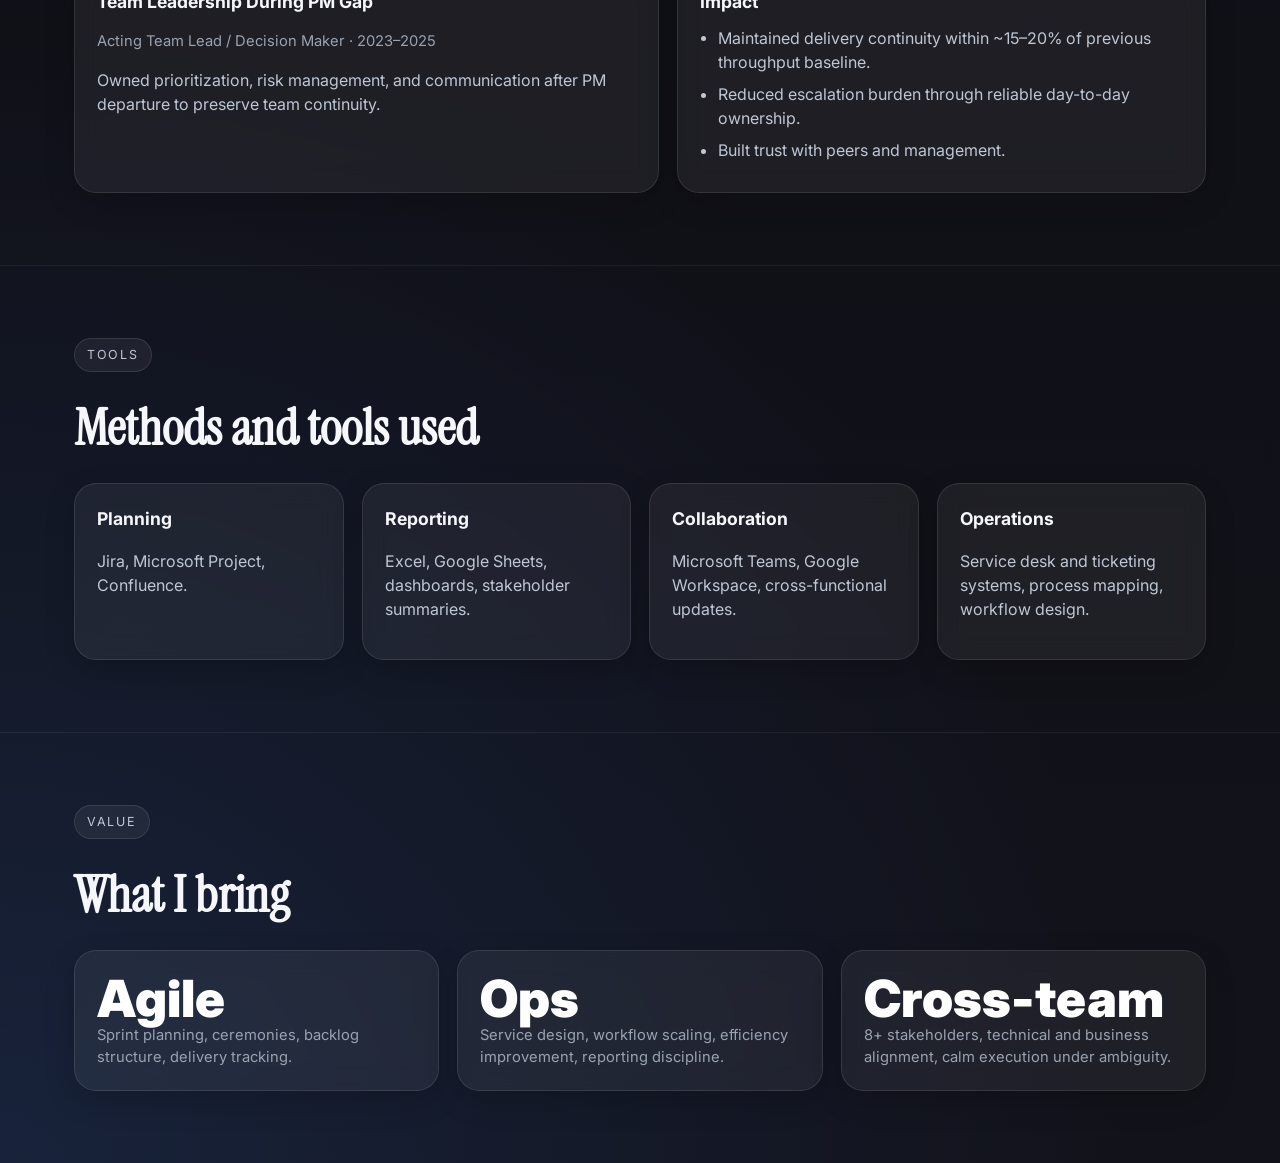
<file: yosef_portfolio_onepage_code.html>
<!DOCTYPE html>
<html lang="en">
<head>
  <meta charset="UTF-8" />
  <meta name="viewport" content="width=device-width, initial-scale=1.0" />
  <title>Yosef Bayen | Portfolio</title>
  <link rel="preconnect" href="https://fonts.googleapis.com">
  <link rel="preconnect" href="https://fonts.gstatic.com" crossorigin>
  <link href="https://fonts.googleapis.com/css2?family=Instrument+Serif:ital@0;1&family=Inter:wght@300;400;500;600;700;800;900&display=swap" rel="stylesheet">
  <style>
    :root{
      --bg:#0a0a0f;
      --bg2:#12121a;
      --surface:rgba(255,255,255,.06);
      --border:rgba(255,255,255,.10);
      --text:#f5f7fb;
      --muted:#bfc7d5;
      --soft:#9aa3b2;
      --pink:#ff006e;
      --blue:#3a86ff;
      --gold:#ffbe0b;
      --max:1180px;
    }
    *{box-sizing:border-box}
    html{scroll-behavior:smooth}
    body{margin:0;font-family:'Inter',sans-serif;background:radial-gradient(circle at top right, rgba(255,0,110,.15), transparent 25%), radial-gradient(circle at bottom left, rgba(58,134,255,.14), transparent 25%), linear-gradient(180deg,var(--bg),var(--bg2));color:var(--text);line-height:1.5}
    a{color:inherit}
    .wrap{max-width:var(--max);margin:0 auto;padding:0 24px}
    .hero{min-height:92vh;display:flex;align-items:center;position:relative;overflow:hidden}
    .hero:before,.hero:after{content:"";position:absolute;border-radius:50%;filter:blur(90px);opacity:.25;pointer-events:none}
    .hero:before{width:340px;height:340px;right:-60px;top:40px;background:var(--pink)}
    .hero:after{width:300px;height:300px;left:-40px;bottom:20px;background:var(--blue)}
    .hero-grid{display:grid;grid-template-columns:1.25fr .95fr;gap:28px;align-items:center;width:100%}
    h1,h2,h3{margin:0}
    h1{font-family:'Instrument Serif',serif;font-size:clamp(3rem,7vw,6rem);line-height:.96;background:linear-gradient(135deg,var(--pink),var(--blue),var(--gold));-webkit-background-clip:text;-webkit-text-fill-color:transparent}
    h2{font-family:'Instrument Serif',serif;font-size:clamp(2rem,4vw,3.2rem);margin-bottom:16px}
    h3{font-size:1.1rem;margin-bottom:8px}
    .eyebrow{display:inline-block;padding:7px 12px;border:1px solid var(--border);background:var(--surface);border-radius:999px;font-size:.78rem;text-transform:uppercase;letter-spacing:.14em;color:var(--muted);margin-bottom:18px}
    .lead{font-size:1.12rem;color:#e6ebf5;max-width:780px}
    .sublead{color:var(--muted);max-width:720px;margin-top:14px}
    .card{background:var(--surface);border:1px solid var(--border);border-radius:22px;padding:22px;backdrop-filter:blur(12px);box-shadow:0 10px 30px rgba(0,0,0,.18)}
    .grid-2{display:grid;grid-template-columns:repeat(2,1fr);gap:18px}
    .grid-3{display:grid;grid-template-columns:repeat(3,1fr);gap:18px}
    .grid-4{display:grid;grid-template-columns:repeat(4,1fr);gap:18px}
    .stat{font-size:clamp(2rem,4vw,3.4rem);font-weight:900;line-height:1;color:#fff}
    .muted{color:var(--muted)}
    .soft{color:var(--soft);font-size:.92rem}
    .section{padding:72px 0;border-top:1px solid rgba(255,255,255,.06)}
    .project{display:grid;grid-template-columns:1.05fr .95fr;gap:18px;margin-top:18px}
    ul{margin:10px 0 0 18px;padding:0}
    li{margin:8px 0;color:var(--muted)}
    .bar{height:14px;border-radius:999px;background:rgba(255,255,255,.08);overflow:hidden;margin-top:8px}
    .fill{height:100%;border-radius:999px;background:linear-gradient(90deg,var(--pink),var(--blue))}
    .tag-row{display:flex;flex-wrap:wrap;gap:10px;margin-top:14px}
    .tag{padding:8px 12px;border-radius:999px;background:rgba(255,255,255,.06);border:1px solid var(--border);font-size:.9rem;color:var(--muted)}
    .sticky-nav{position:sticky;top:0;z-index:20;background:rgba(10,10,15,.72);backdrop-filter:blur(12px);border-bottom:1px solid rgba(255,255,255,.06)}
    .nav-inner{max-width:var(--max);margin:0 auto;padding:12px 24px;display:flex;gap:14px;flex-wrap:wrap}
    .nav-inner a{text-decoration:none;color:var(--muted);font-size:.92rem}
    .nav-inner a:hover{color:#fff}
    @media (max-width: 900px){.hero-grid,.grid-4,.grid-3,.grid-2,.project{grid-template-columns:1fr}.hero{min-height:auto;padding:80px 0 50px}}
  </style>
</head>
<body>
  <nav class="sticky-nav">
    <div class="nav-inner">
      <a href="#about">About</a>
      <a href="#performance">Performance</a>
      <a href="#projects">Projects</a>
      <a href="#tools">Tools</a>
      <a href="#value">Value</a>
    </div>
  </nav>

  <header class="hero">
    <div class="wrap hero-grid">
      <div>
        <div class="eyebrow">Project Manager Portfolio</div>
        <h1>Yosef Bayen</h1>
        <p class="lead">Project Manager in the iGaming domain focused on automation, operations scaling, and cross-functional delivery across 8+ stakeholders.</p>
        <p class="sublead">Known for bringing structure to ambiguous work, improving operational efficiency, and stepping into leadership gaps without formal authority.</p>
        <div class="tag-row">
          <span class="tag">PMP — Aug 2025</span>
          <span class="tag">CAPM — Feb 2025</span>
          <span class="tag">AWS CCP — Oct 2025</span>
          <span class="tag">Google PM</span>
        </div>
      </div>
      <div class="card">
        <div class="grid-2">
          <div>
            <div class="stat">8+</div>
            <div class="soft">Stakeholders per initiative</div>
          </div>
          <div>
            <div class="stat">6</div>
            <div class="soft">Portfolio projects</div>
          </div>
          <div>
            <div class="stat">15–25%</div>
            <div class="soft">Typical improvement range</div>
          </div>
          <div>
            <div class="stat">2023–2026</div>
            <div class="soft">Leadership stretch period</div>
          </div>
        </div>
      </div>
    </div>
  </header>

  <main>
    <section class="section" id="about">
      <div class="wrap">
        <div class="eyebrow">About</div>
        <h2>Profile and credentials</h2>
        <div class="grid-2">
          <div class="card">
            <h3>Focus areas</h3>
            <p class="muted">Automation, sprint execution, rollout delivery, stakeholder communication, and operational process improvement in iGaming teams.</p>
            <p class="muted">Experience working across development, automation, operations, and vendor-facing coordination.</p>
          </div>
          <div class="card">
            <h3>Core strengths</h3>
            <ul>
              <li>Agile and Waterfall project management.</li>
              <li>Cross-functional delivery across technical teams.</li>
              <li>Process mapping and workflow optimization.</li>
              <li>Operational scaling and service design.</li>
            </ul>
          </div>
        </div>
      </div>
    </section>

    <section class="section" id="performance">
      <div class="wrap">
        <div class="eyebrow">Performance</div>
        <h2>MBO performance snapshot</h2>
        <div class="grid-3">
          <div class="card"><div class="stat">83%</div><div>Software Delivery</div><div class="soft">On Track.</div><div class="bar"><div class="fill" style="width:83%"></div></div></div>
          <div class="card"><div class="stat">75%</div><div>Planning & Organization</div><div class="soft">On Track.</div><div class="bar"><div class="fill" style="width:75%"></div></div></div>
          <div class="card"><div class="stat">67%</div><div>Operational Efficiencies</div><div class="soft">On Track.</div><div class="bar"><div class="fill" style="width:67%"></div></div></div>
        </div>
      </div>
    </section>

    <section class="section" id="projects">
      <div class="wrap">
        <div class="eyebrow">Projects</div>
        <h2>Featured work</h2>

        <div class="project">
          <div class="card">
            <h3>V92 Jackpot Rollout</h3>
            <p class="soft">Acting Project Manager · 2025–2026</p>
            <p class="muted">Delivered a structured rollout across development, automation, operations, and vendor stakeholders using Jira, Confluence, Microsoft Project, Teams, and Excel.</p>
          </div>
          <div class="card">
            <h3>Impact</h3>
            <ul>
              <li>~20% better rollout visibility.</li>
              <li>~15–20% fewer last-minute scope and date changes.</li>
              <li>~25% faster planning for future release rollouts.</li>
              <li>8–12 stakeholders coordinated.</li>
            </ul>
          </div>
        </div>

        <div class="project">
          <div class="card">
            <h3>Game Automation Sprint Management</h3>
            <p class="soft">Sprint Lead / Acting Project Manager · 2025–2026</p>
            <p class="muted">Introduced formal sprint management across planning, tracking, scheduling, follow-ups, and backlog prioritization for the Game Automation team.</p>
          </div>
          <div class="card">
            <h3>Impact</h3>
            <ul>
              <li>~20% higher delivery predictability.</li>
              <li>~15–20% increase in on-time task completion.</li>
              <li>~25% fewer ad-hoc status requests.</li>
              <li>Supported a 5–8 person team and 8+ stakeholders.</li>
            </ul>
          </div>
        </div>

        <div class="project">
          <div class="card">
            <h3>Service Desk Implementation</h3>
            <p class="soft">Project Coordinator · 2025–2026</p>
            <p class="muted">Designed intake workflow for ad-hoc, hot-seat, and unplanned work using ticketing systems, Sheets, and calendar-based visibility.</p>
          </div>
          <div class="card">
            <h3>Impact</h3>
            <ul>
              <li>~25% more workload visibility.</li>
              <li>~15–20% fewer missed or delayed requests.</li>
              <li>~20% smoother resource distribution.</li>
            </ul>
          </div>
        </div>

        <div class="project">
          <div class="card">
            <h3>Game Update Process Optimization</h3>
            <p class="soft">Process Owner (Unofficial) · 2024–2025</p>
            <p class="muted">Mapped workflow, removed bottlenecks, added tracking and documentation, and managed GameFlex transitions.</p>
          </div>
          <div class="card">
            <h3>Impact</h3>
            <ul>
              <li>~15–20% faster cycle time.</li>
              <li>~20–25% less rework and handoff friction.</li>
              <li>~15–20% fewer last-minute escalations.</li>
            </ul>
          </div>
        </div>

        <div class="project">
          <div class="card">
            <h3>GAO Tracking & Cross-Team Coordination</h3>
            <p class="soft">Project Coordinator / Team Lead (Unofficial) · 2024–2025</p>
            <p class="muted">Centralized data in tracking sheets and boards to improve visibility and reporting across departments.</p>
          </div>
          <div class="card">
            <h3>Impact</h3>
            <ul>
              <li>~20–25% lower miscommunication and delays.</li>
              <li>~15–20% fewer ad-hoc information checks.</li>
              <li>Maintained data quality across 8+ stakeholder groups.</li>
            </ul>
          </div>
        </div>

        <div class="project">
          <div class="card">
            <h3>Team Leadership During PM Gap</h3>
            <p class="soft">Acting Team Lead / Decision Maker · 2023–2025</p>
            <p class="muted">Owned prioritization, risk management, and communication after PM departure to preserve team continuity.</p>
          </div>
          <div class="card">
            <h3>Impact</h3>
            <ul>
              <li>Maintained delivery continuity within ~15–20% of previous throughput baseline.</li>
              <li>Reduced escalation burden through reliable day-to-day ownership.</li>
              <li>Built trust with peers and management.</li>
            </ul>
          </div>
        </div>
      </div>
    </section>

    <section class="section" id="tools">
      <div class="wrap">
        <div class="eyebrow">Tools</div>
        <h2>Methods and tools used</h2>
        <div class="grid-4">
          <div class="card"><h3>Planning</h3><p class="muted">Jira, Microsoft Project, Confluence.</p></div>
          <div class="card"><h3>Reporting</h3><p class="muted">Excel, Google Sheets, dashboards, stakeholder summaries.</p></div>
          <div class="card"><h3>Collaboration</h3><p class="muted">Microsoft Teams, Google Workspace, cross-functional updates.</p></div>
          <div class="card"><h3>Operations</h3><p class="muted">Service desk and ticketing systems, process mapping, workflow design.</p></div>
        </div>
      </div>
    </section>

    <section class="section" id="value">
      <div class="wrap">
        <div class="eyebrow">Value</div>
        <h2>What I bring</h2>
        <div class="grid-3">
          <div class="card"><div class="stat">Agile</div><div class="soft">Sprint planning, ceremonies, backlog structure, delivery tracking.</div></div>
          <div class="card"><div class="stat">Ops</div><div class="soft">Service design, workflow scaling, efficiency improvement, reporting discipline.</div></div>
          <div class="card"><div class="stat">Cross-team</div><div class="soft">8+ stakeholders, technical and business alignment, calm execution under ambiguity.</div></div>
        </div>
      </div>
    </section>
  </main>
</body>
</html>
</file>
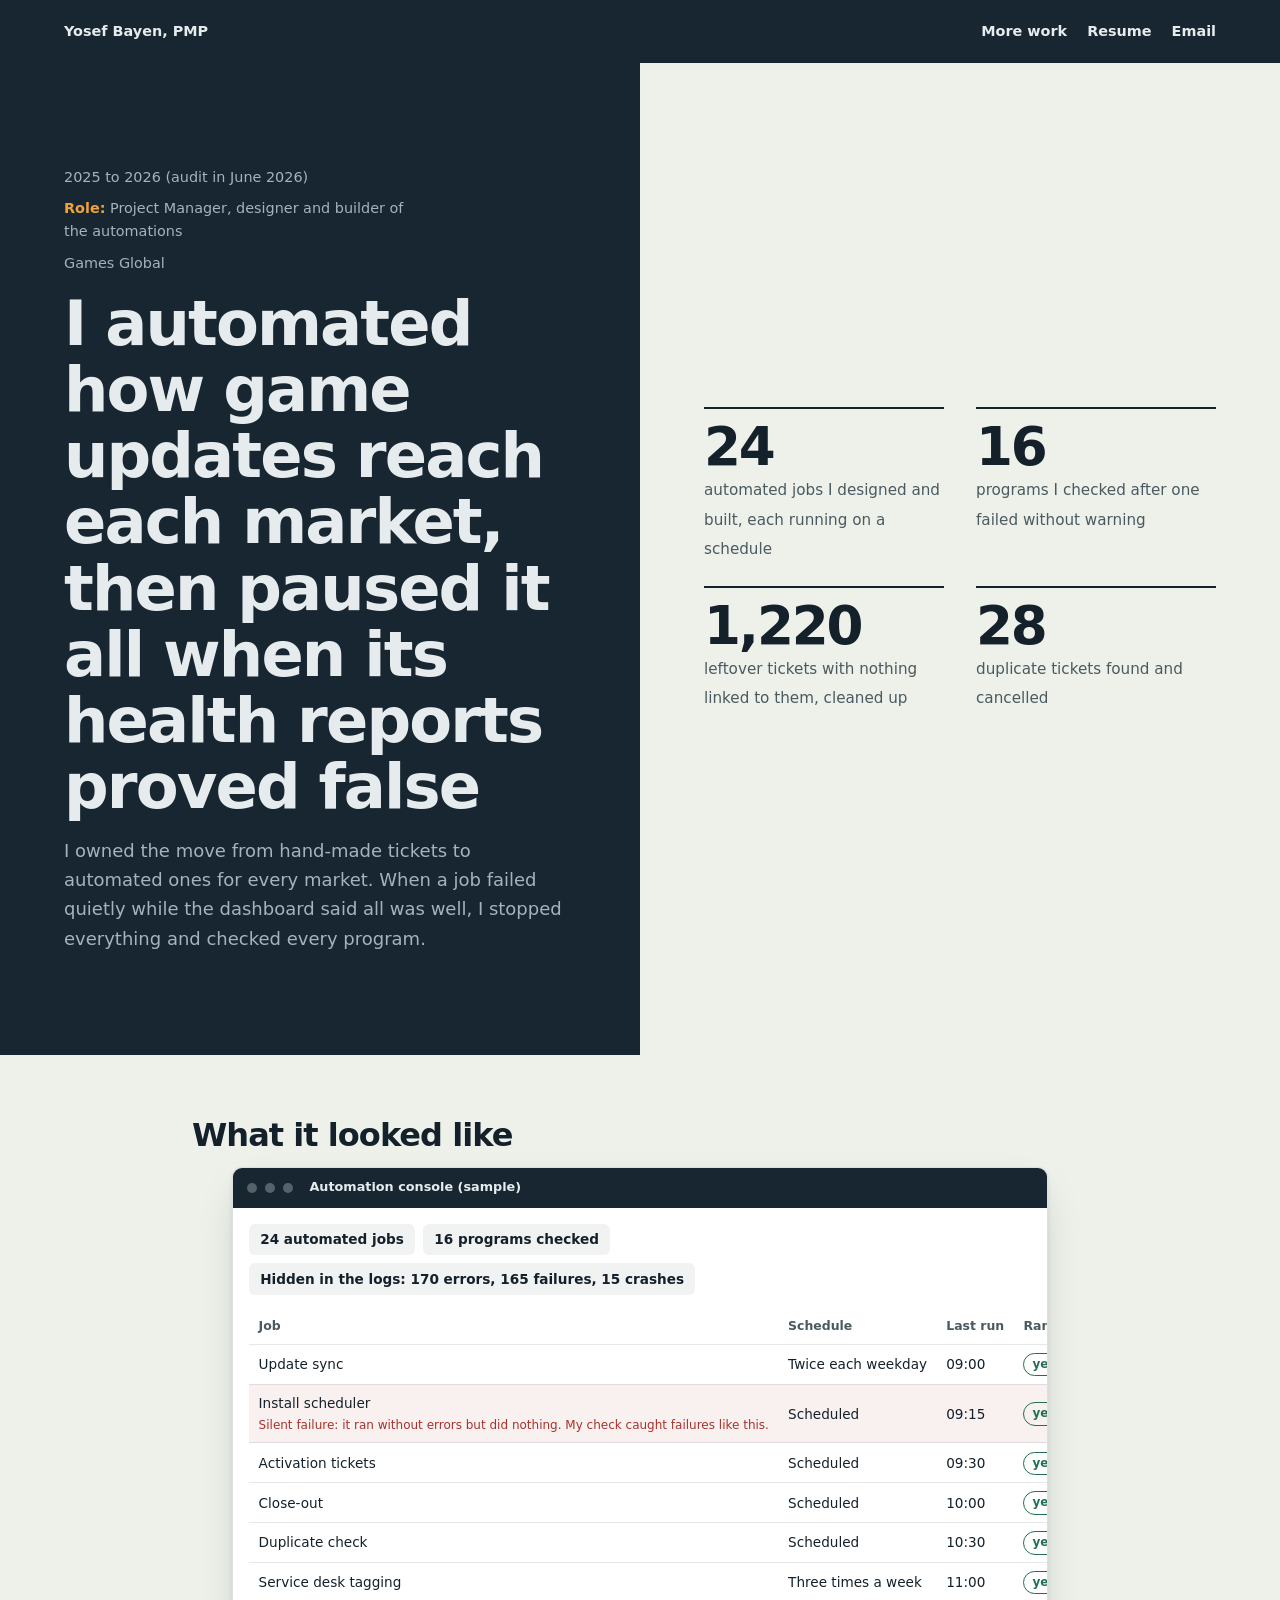
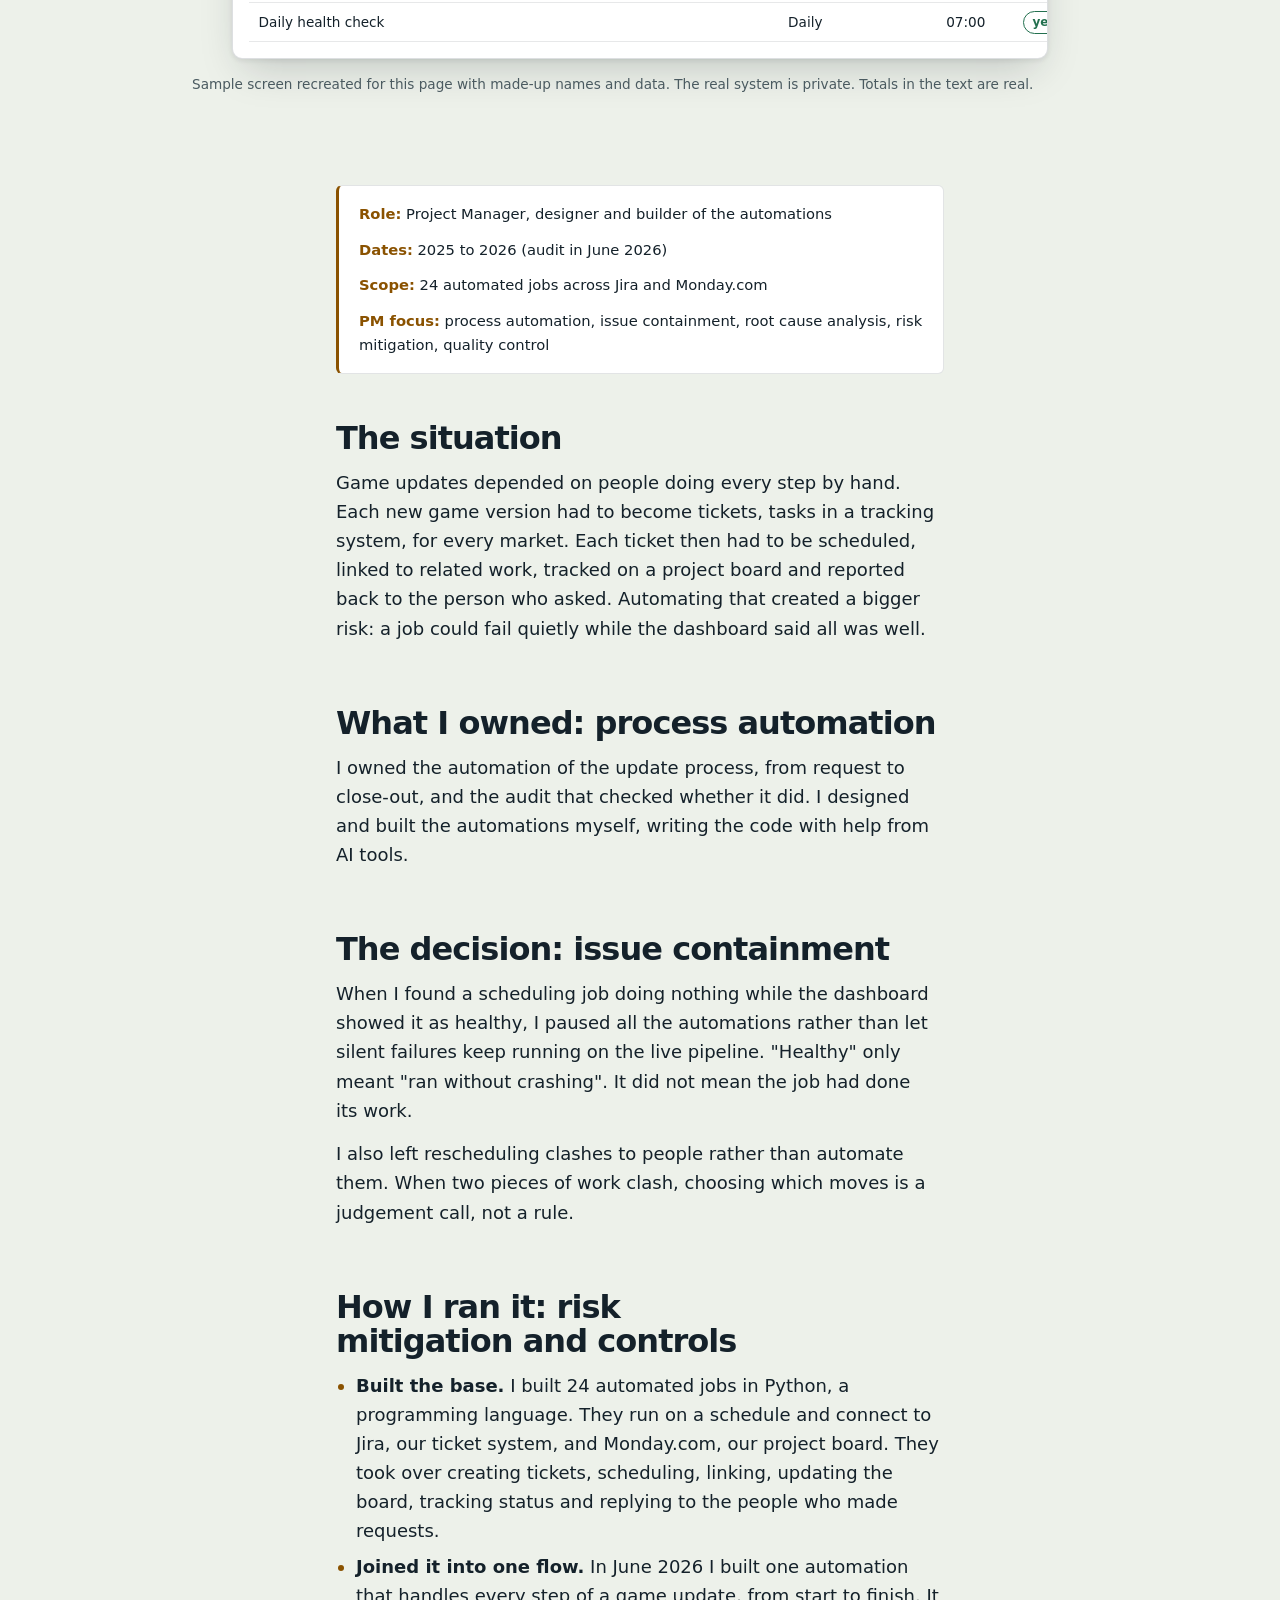
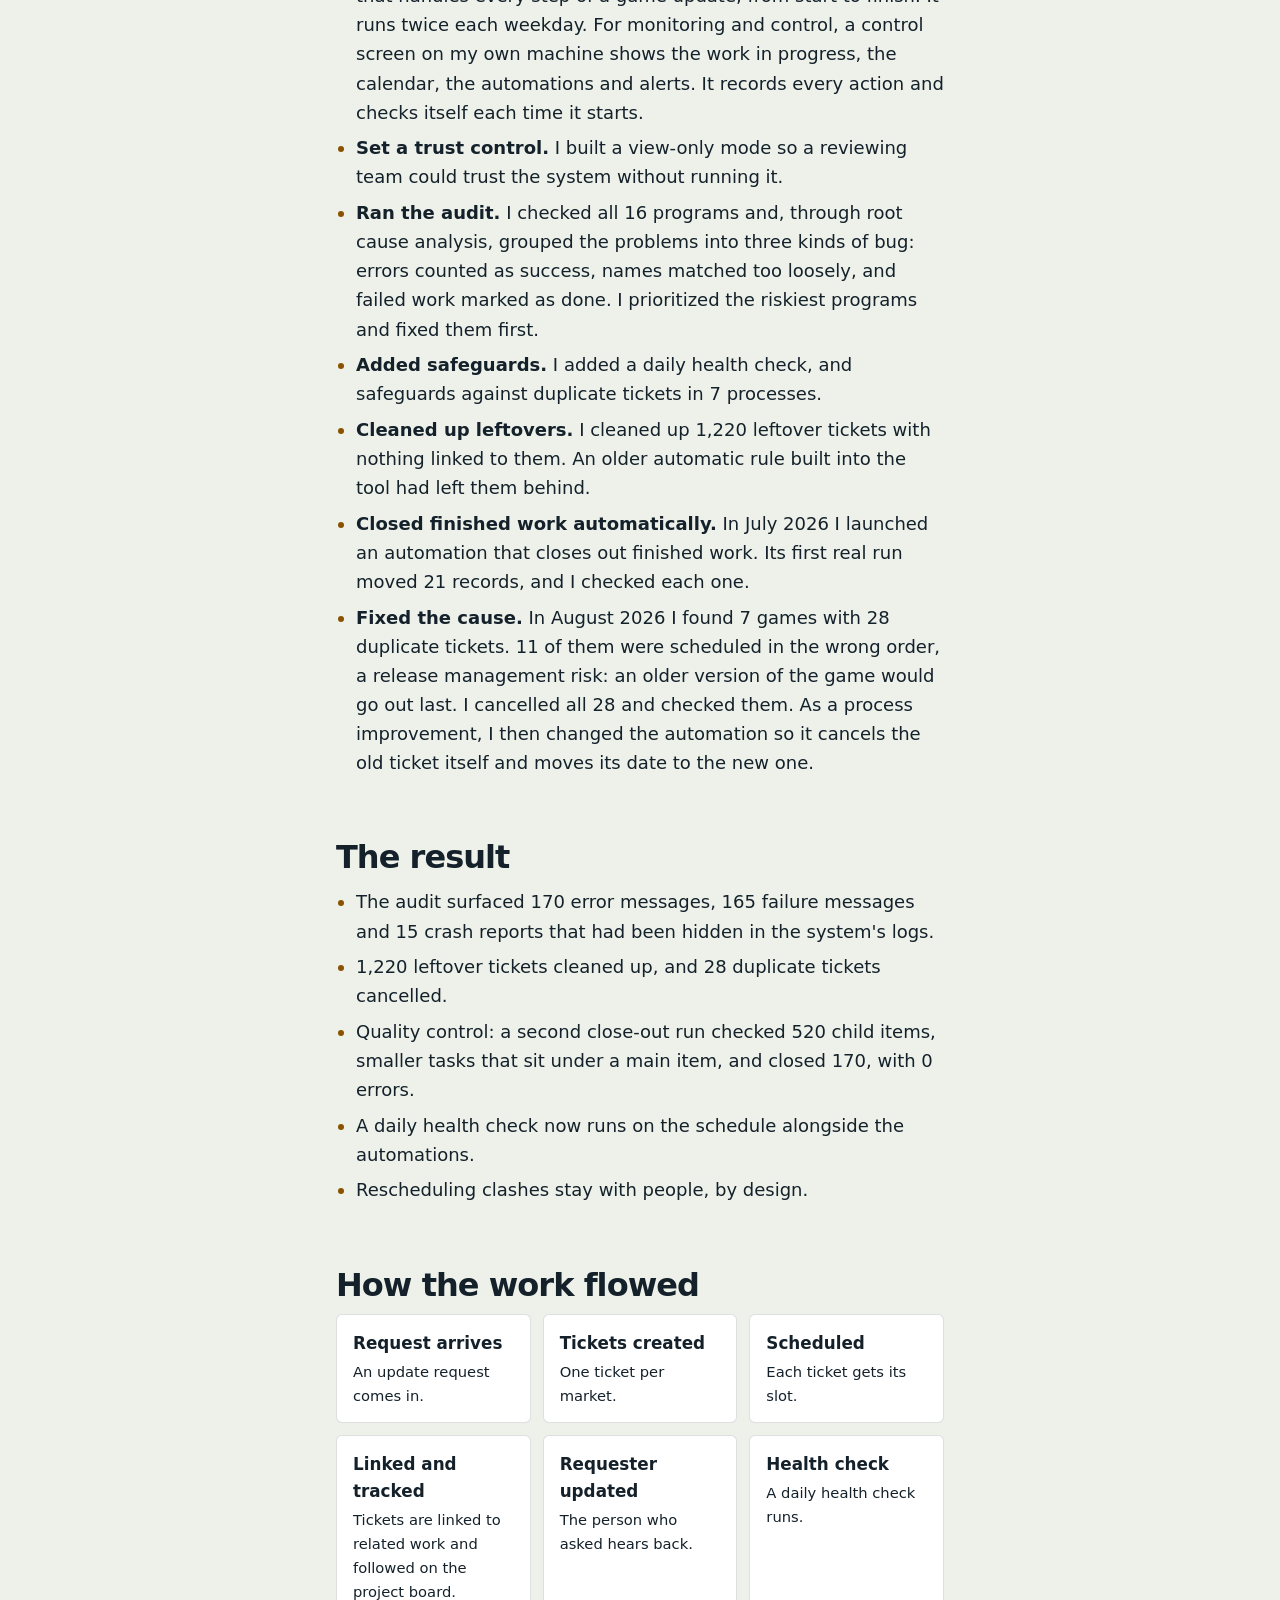
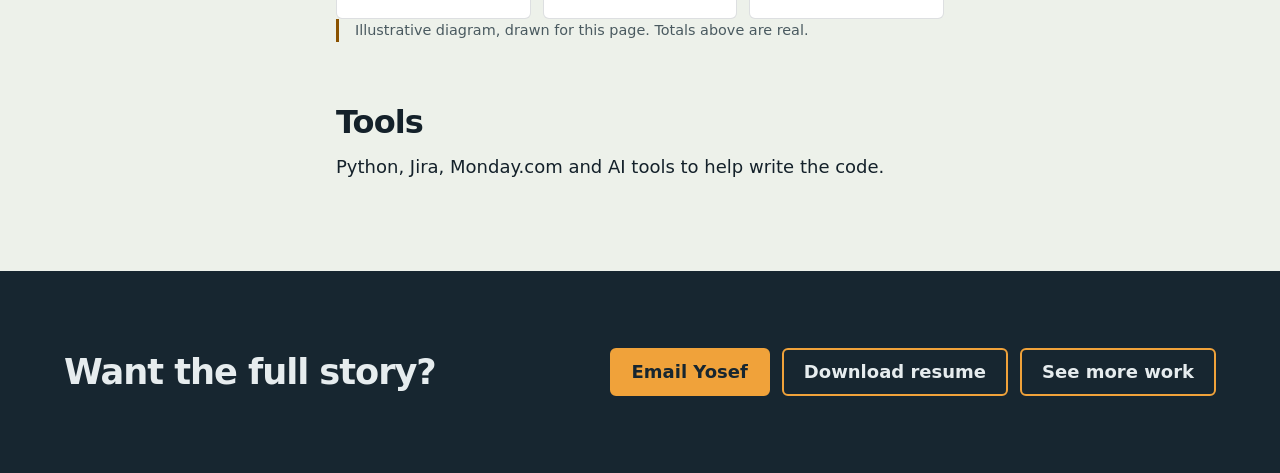
<file: Yosef-s-Portfolio-/case-automation-suite.html>
<!doctype html>
<html lang="en"><head><meta charset="utf-8">
<title>Yosef Bayen | Project Manager</title>
<link rel="canonical" href="https://ybayen12-beep.github.io/case-automation-suite.html">
<meta http-equiv="refresh" content="0; url=https://ybayen12-beep.github.io/case-automation-suite.html">
<meta name="robots" content="noindex">
<script>location.replace("https://ybayen12-beep.github.io/case-automation-suite.html" + location.hash);</script>
</head><body><p>This page has moved to <a href="https://ybayen12-beep.github.io/case-automation-suite.html">https://ybayen12-beep.github.io/case-automation-suite.html</a>.</p></body></html>
</file>
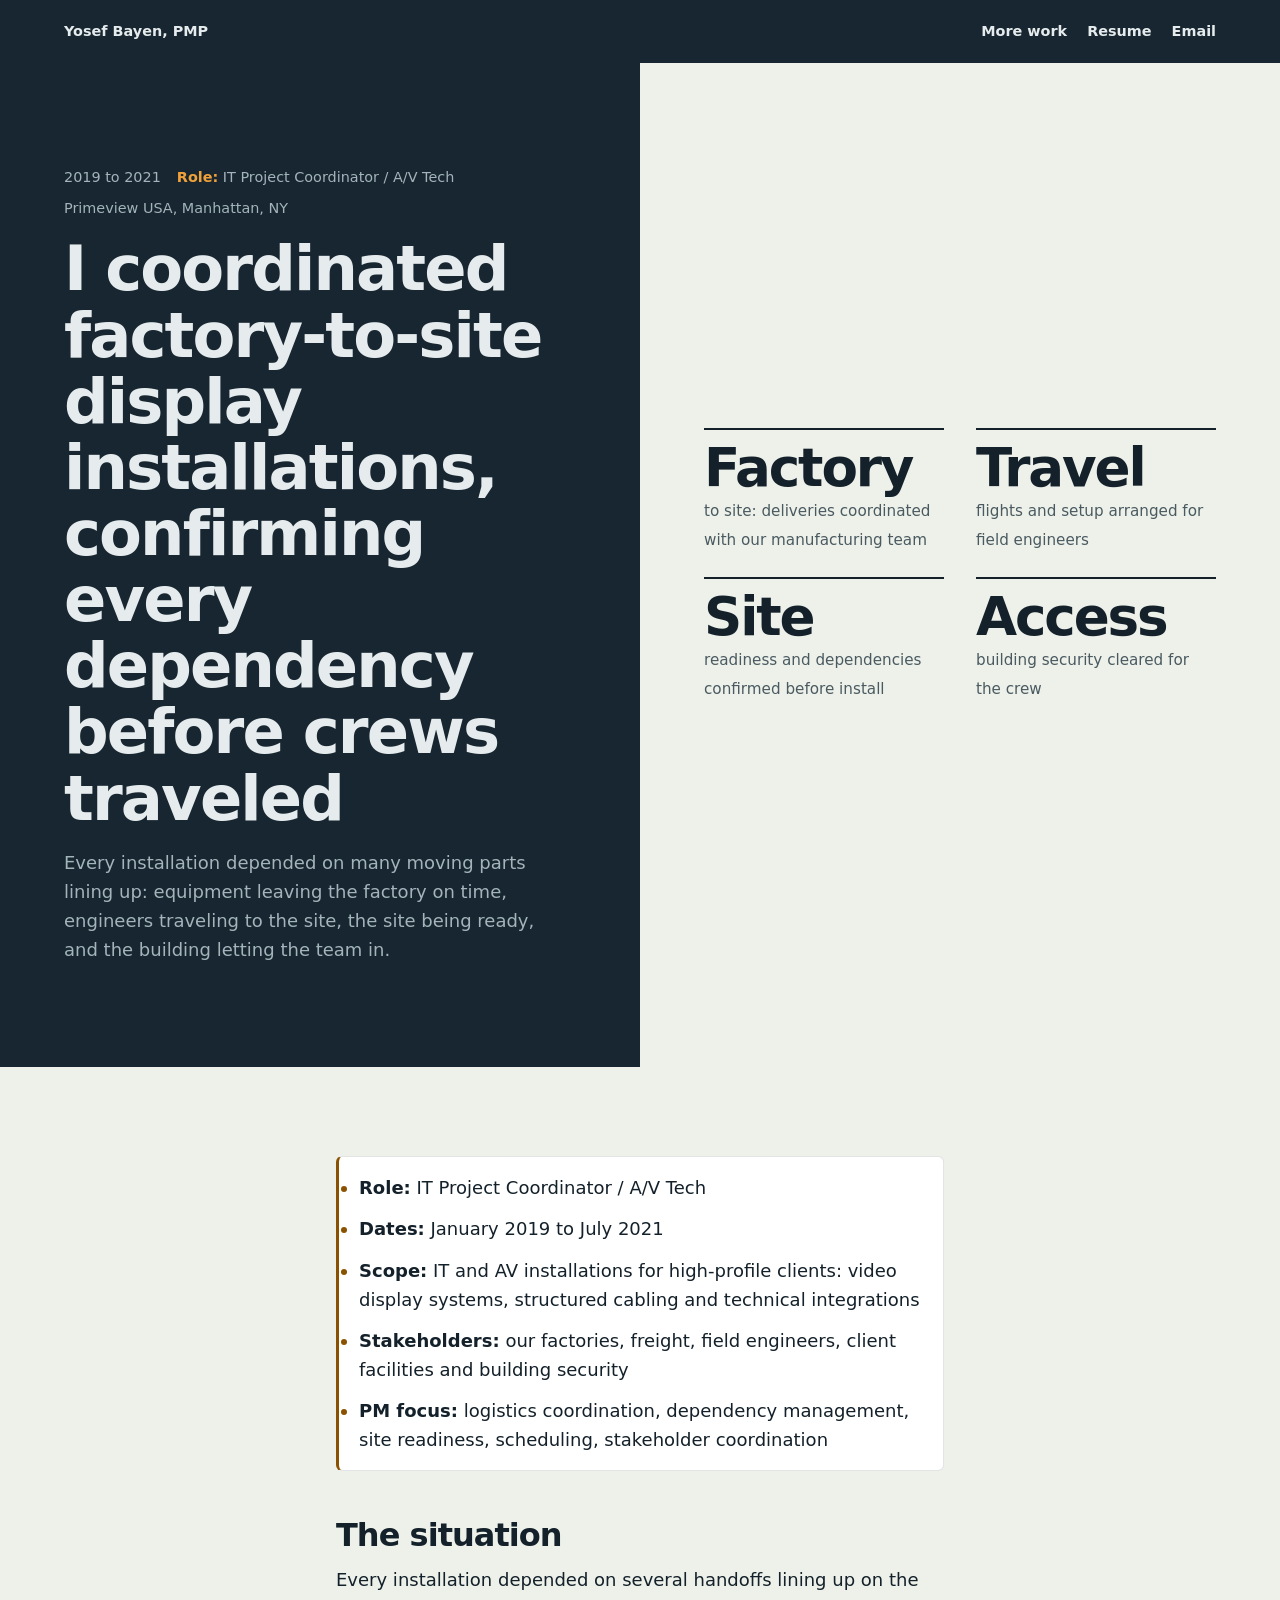
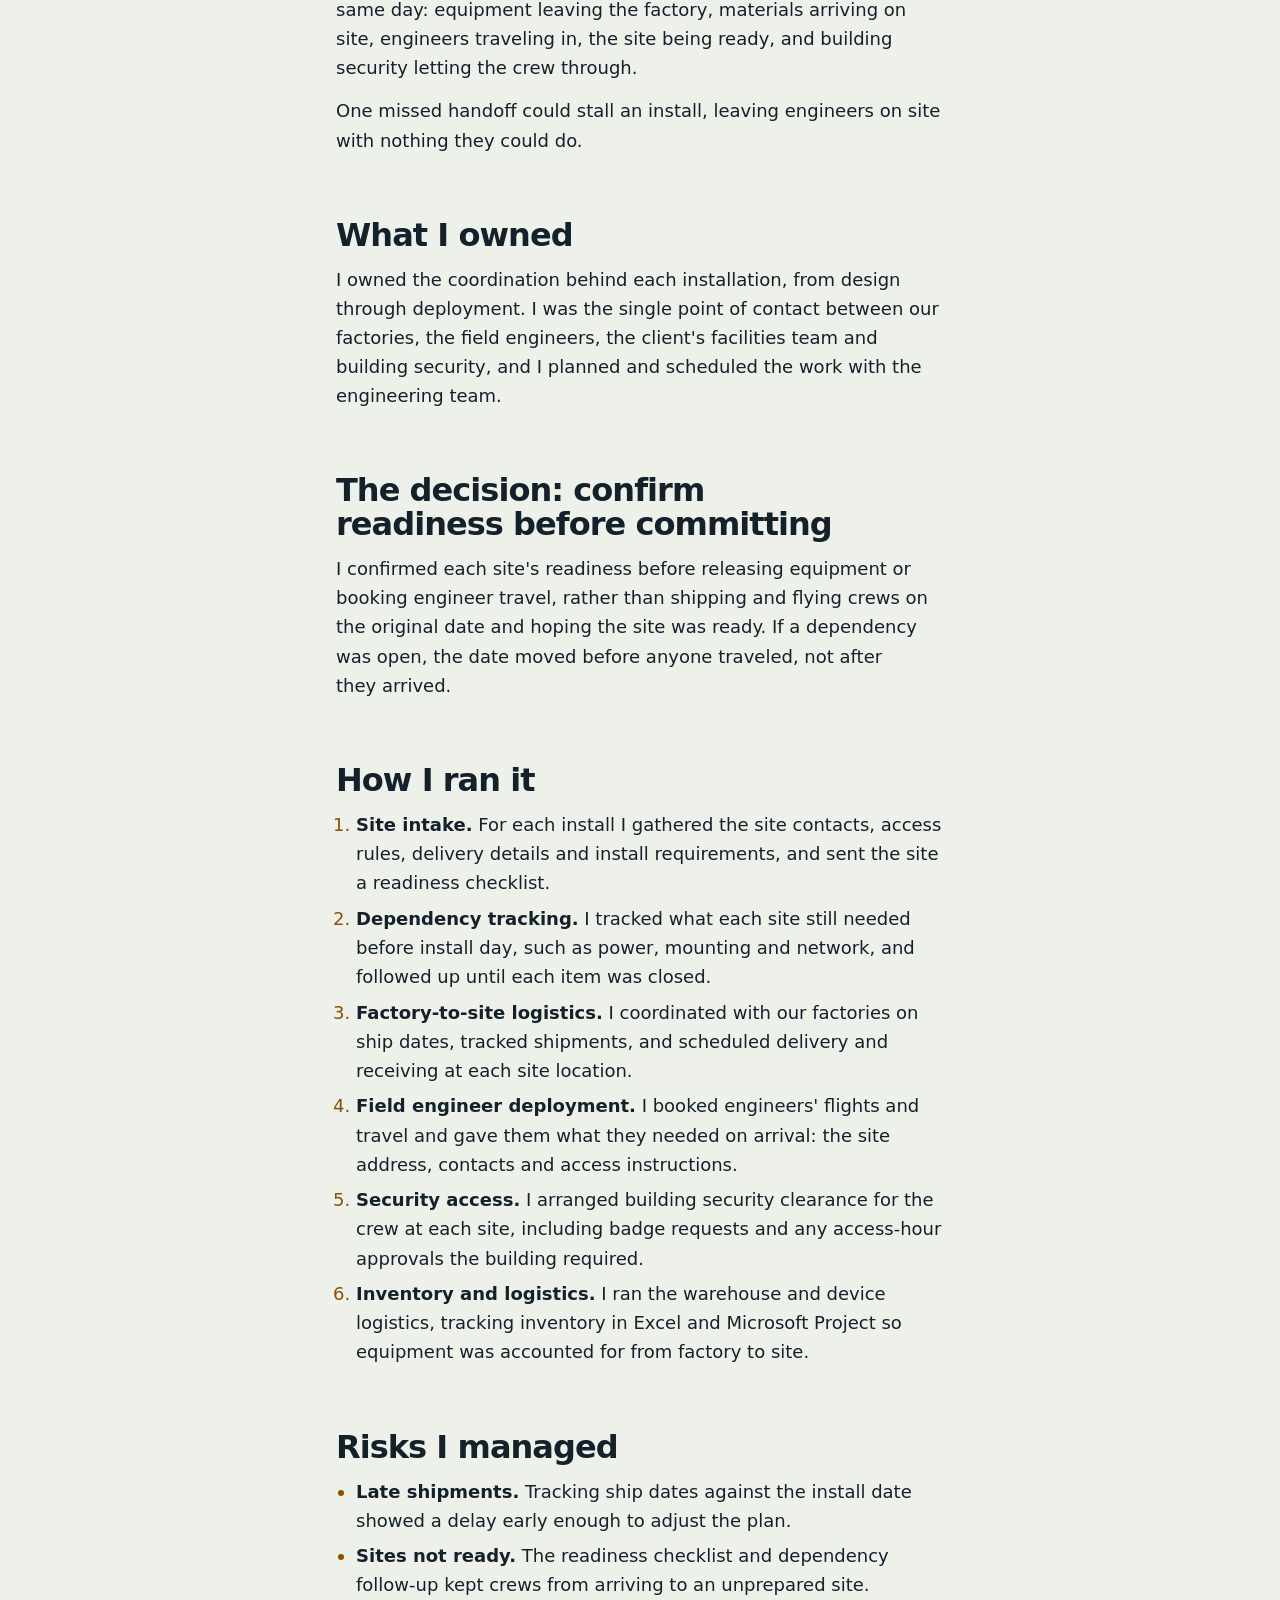
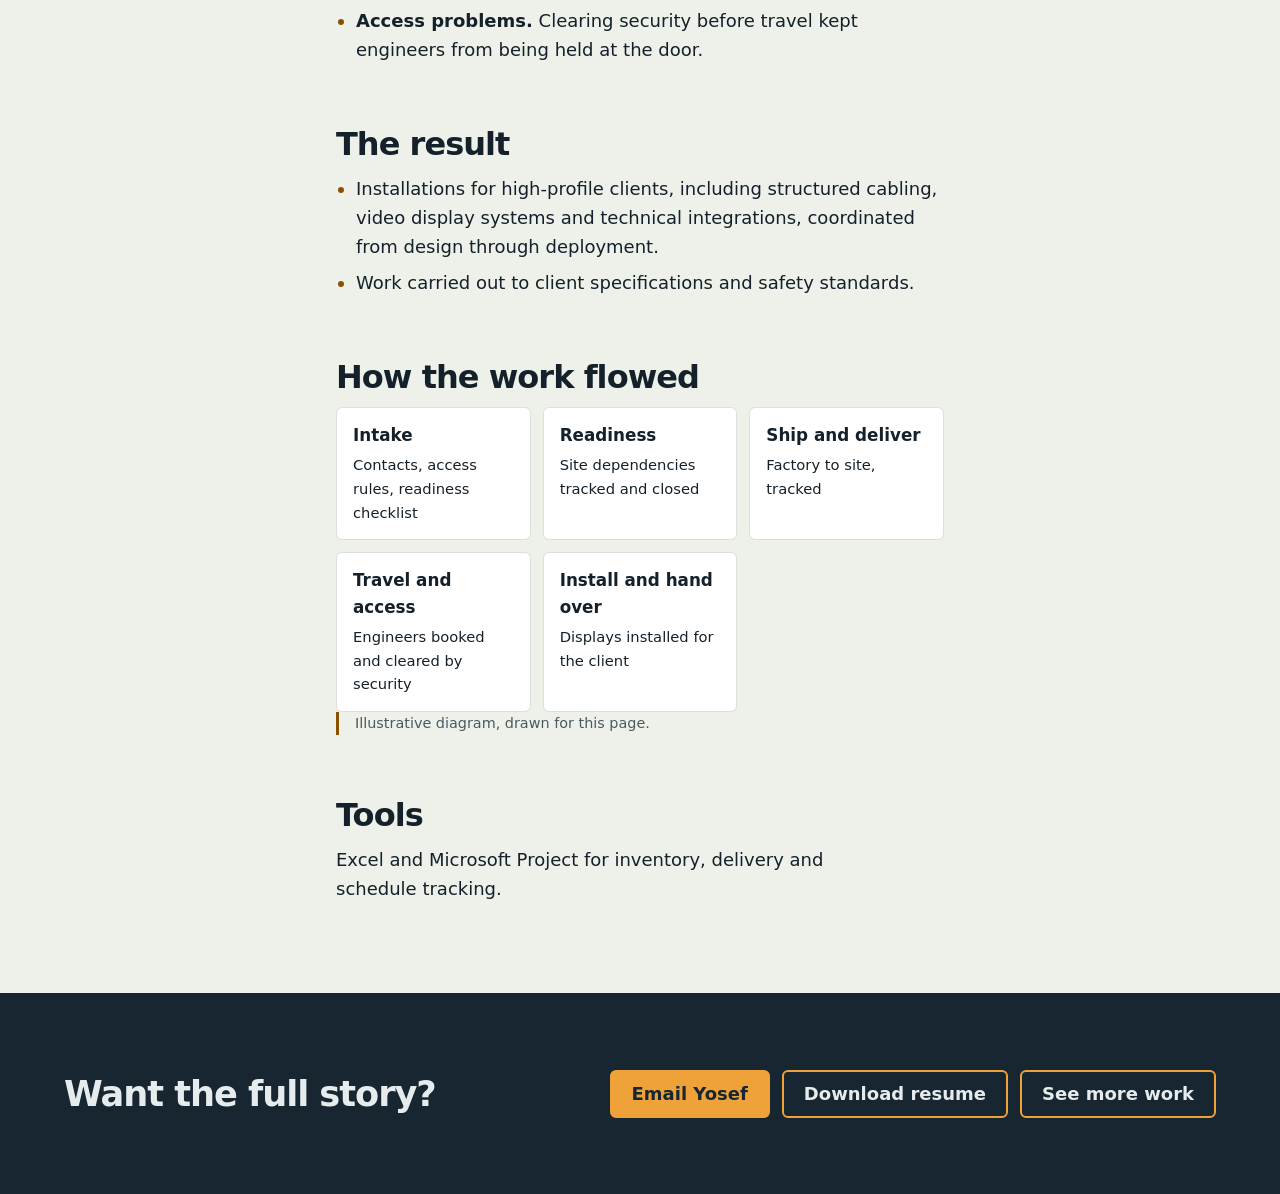
<file: Yosef-s-Portfolio-/case-av-deployment.html>
<!doctype html>
<html lang="en"><head><meta charset="utf-8">
<title>Yosef Bayen | Project Manager</title>
<link rel="canonical" href="https://ybayen12-beep.github.io/case-av-deployment.html">
<meta http-equiv="refresh" content="0; url=https://ybayen12-beep.github.io/case-av-deployment.html">
<meta name="robots" content="noindex">
<script>location.replace("https://ybayen12-beep.github.io/case-av-deployment.html" + location.hash);</script>
</head><body><p>This page has moved to <a href="https://ybayen12-beep.github.io/case-av-deployment.html">https://ybayen12-beep.github.io/case-av-deployment.html</a>.</p></body></html>
</file>
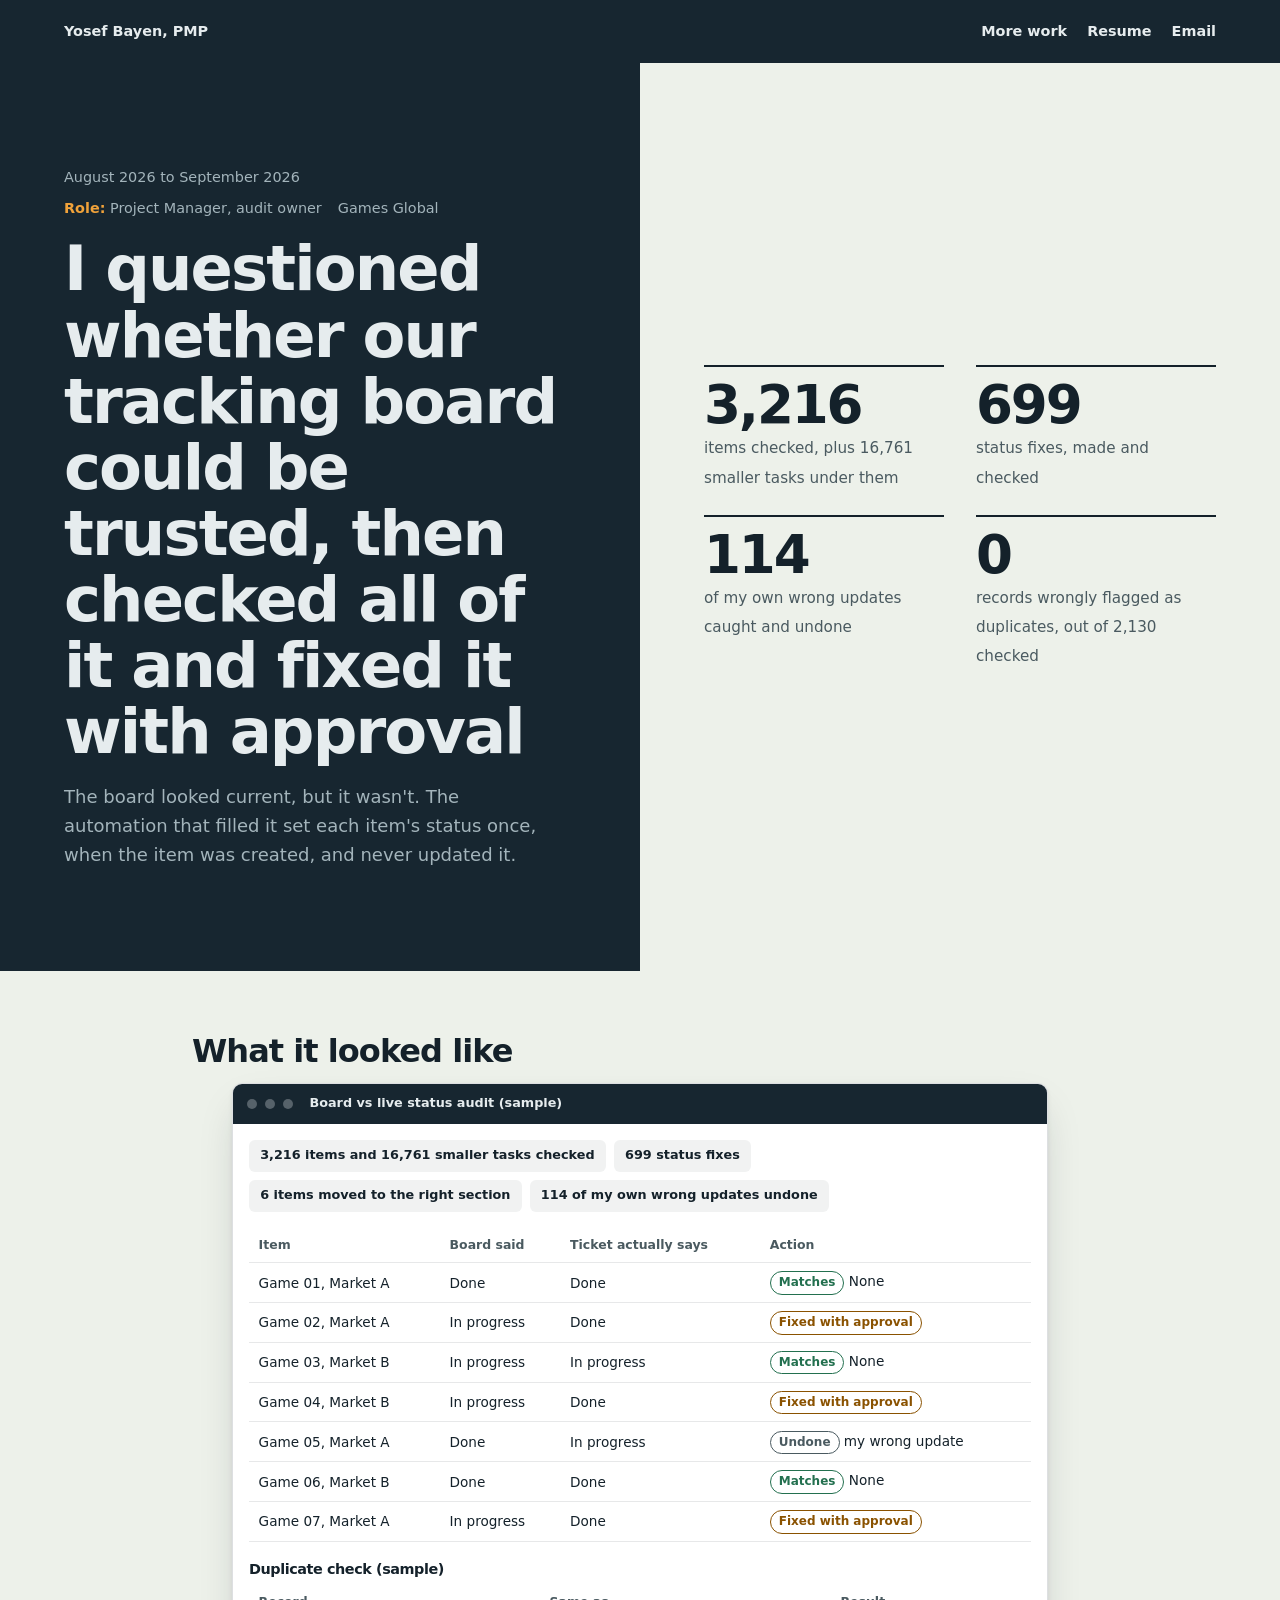
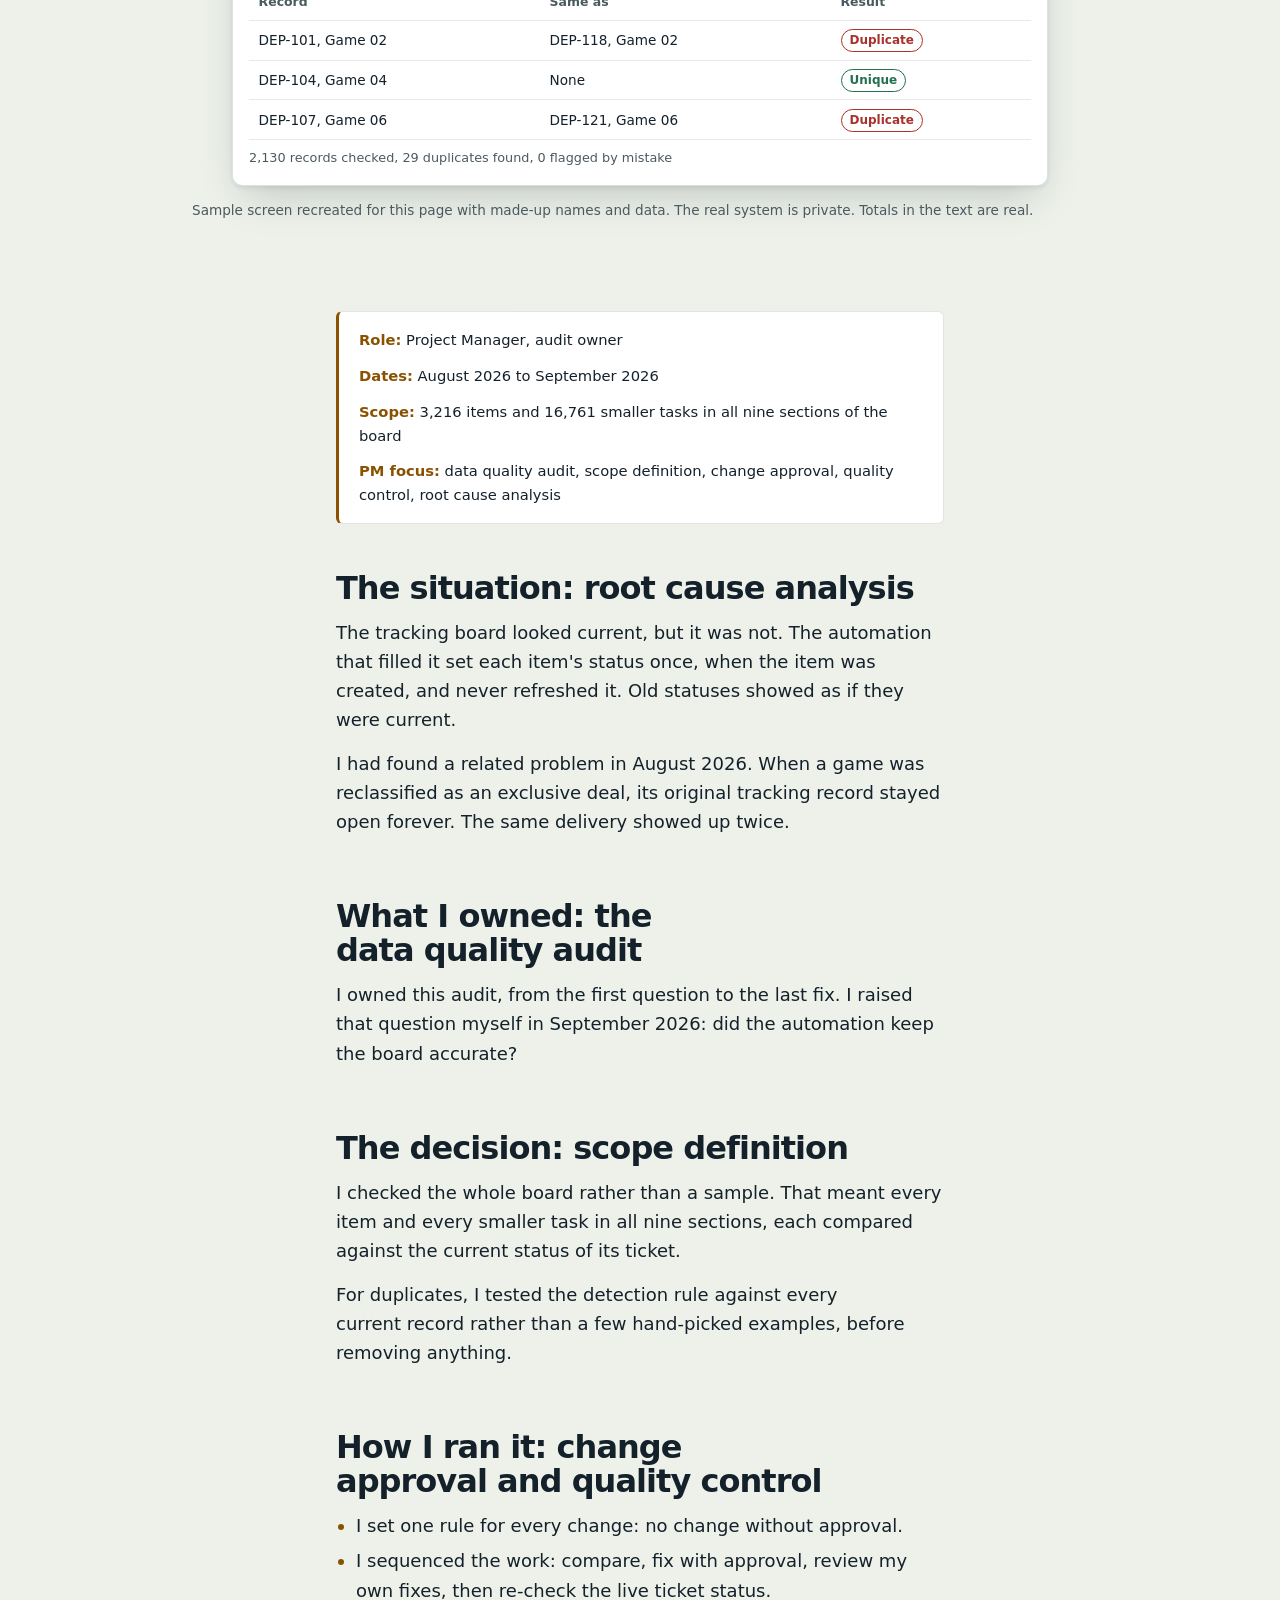
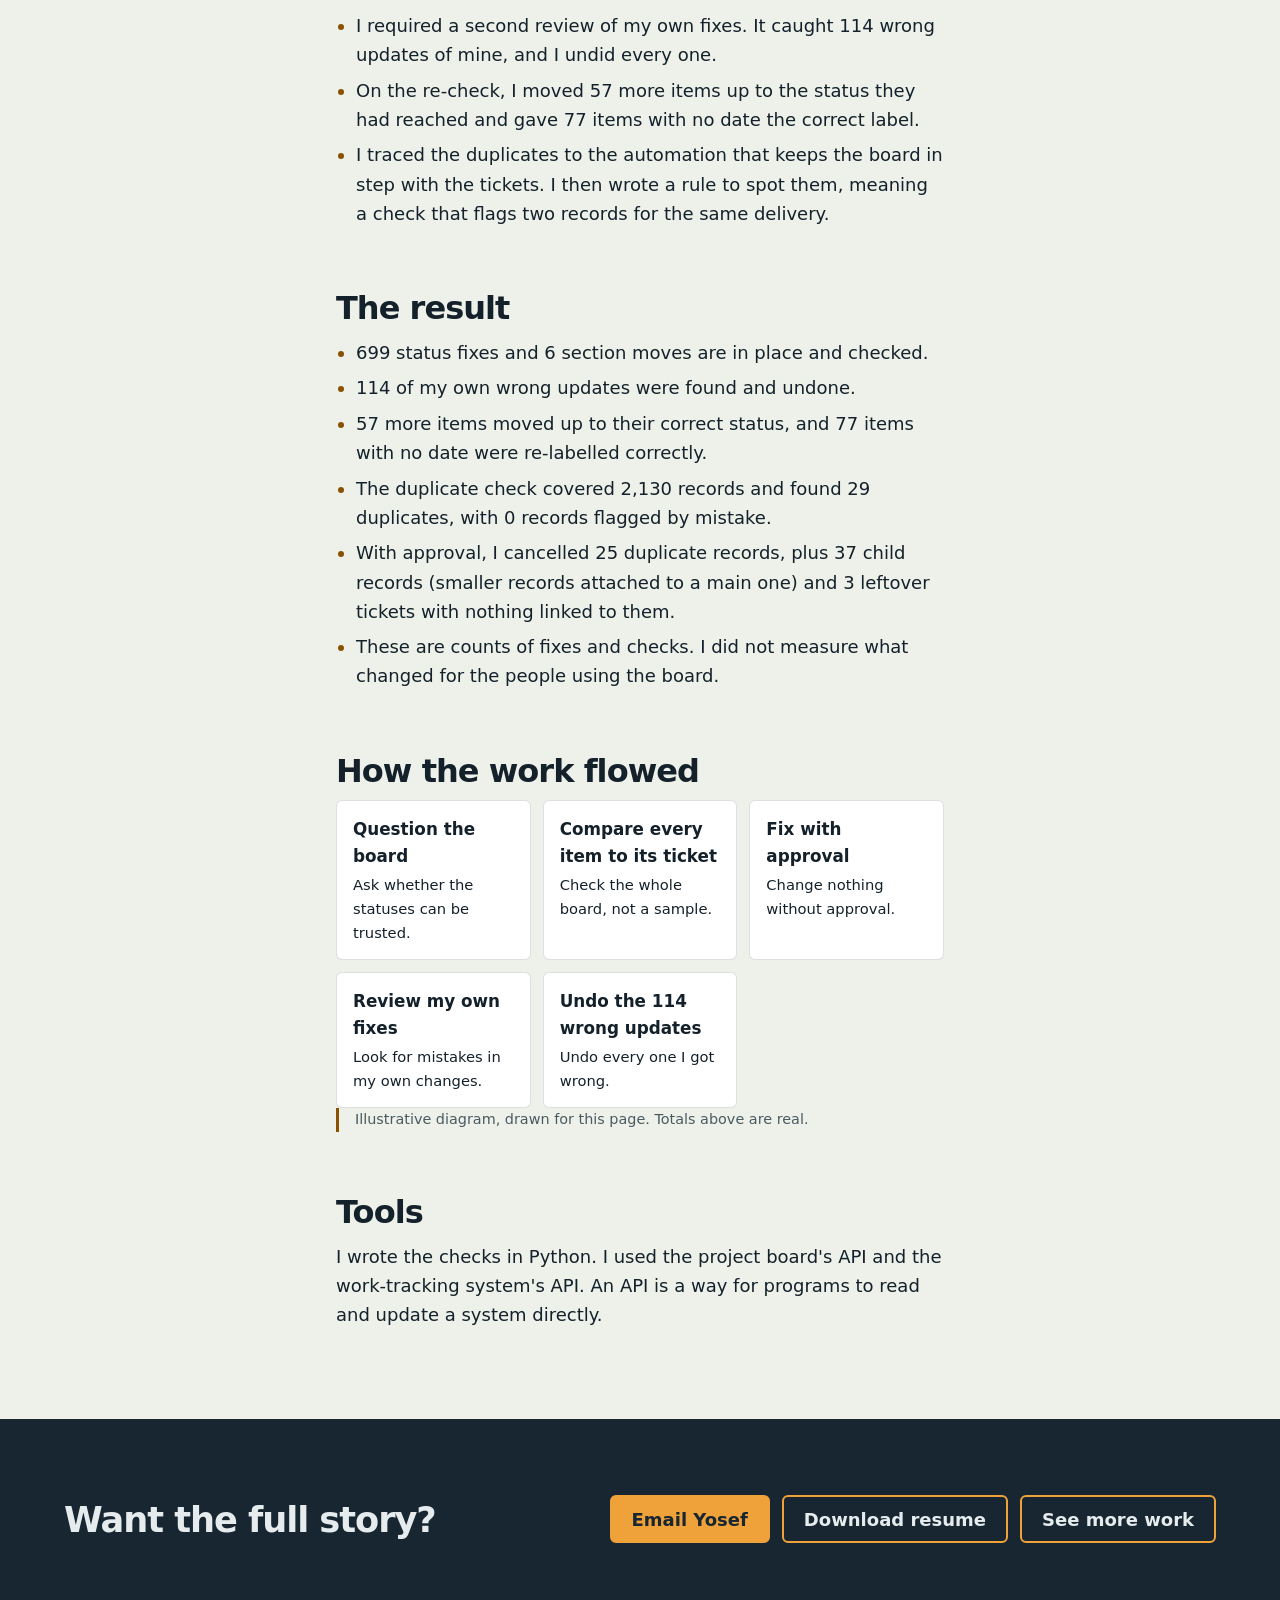
<file: Yosef-s-Portfolio-/case-board-audit.html>
<!doctype html>
<html lang="en"><head><meta charset="utf-8">
<title>Yosef Bayen | Project Manager</title>
<link rel="canonical" href="https://ybayen12-beep.github.io/case-board-audit.html">
<meta http-equiv="refresh" content="0; url=https://ybayen12-beep.github.io/case-board-audit.html">
<meta name="robots" content="noindex">
<script>location.replace("https://ybayen12-beep.github.io/case-board-audit.html" + location.hash);</script>
</head><body><p>This page has moved to <a href="https://ybayen12-beep.github.io/case-board-audit.html">https://ybayen12-beep.github.io/case-board-audit.html</a>.</p></body></html>
</file>
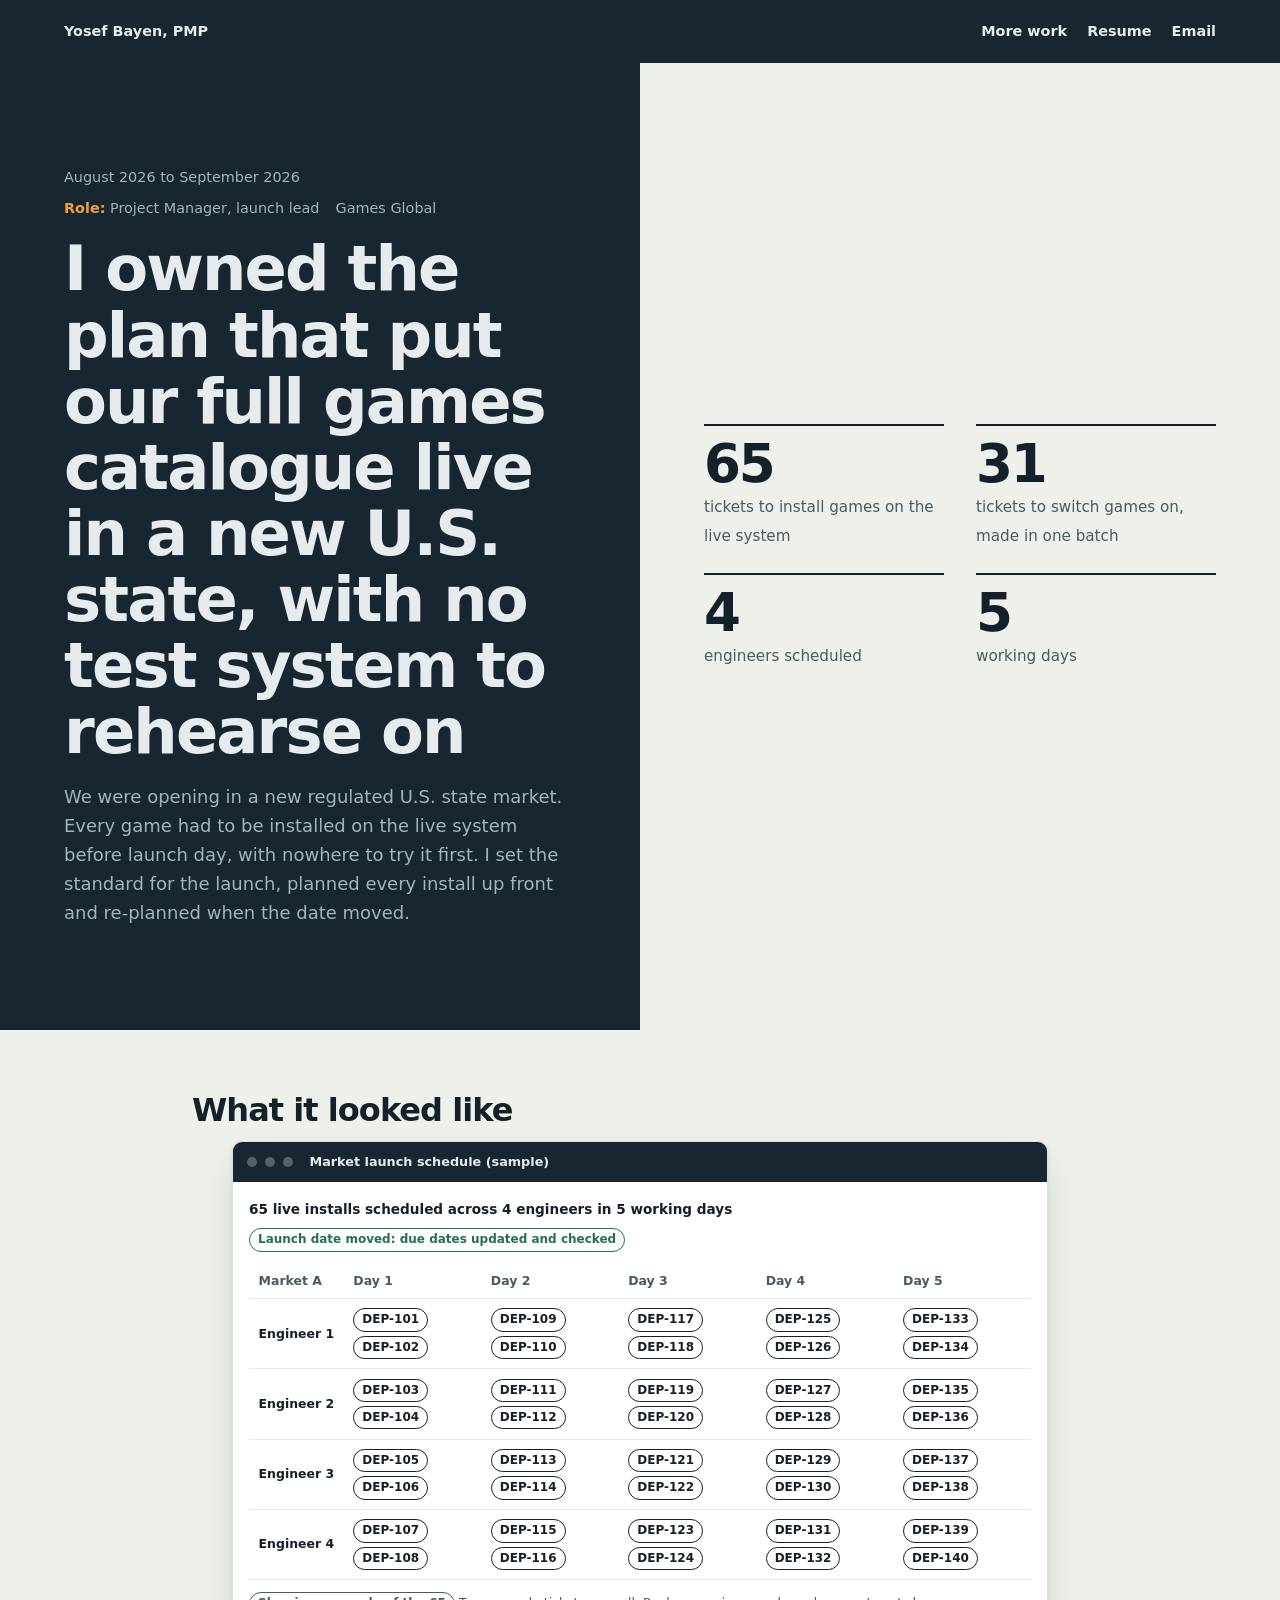
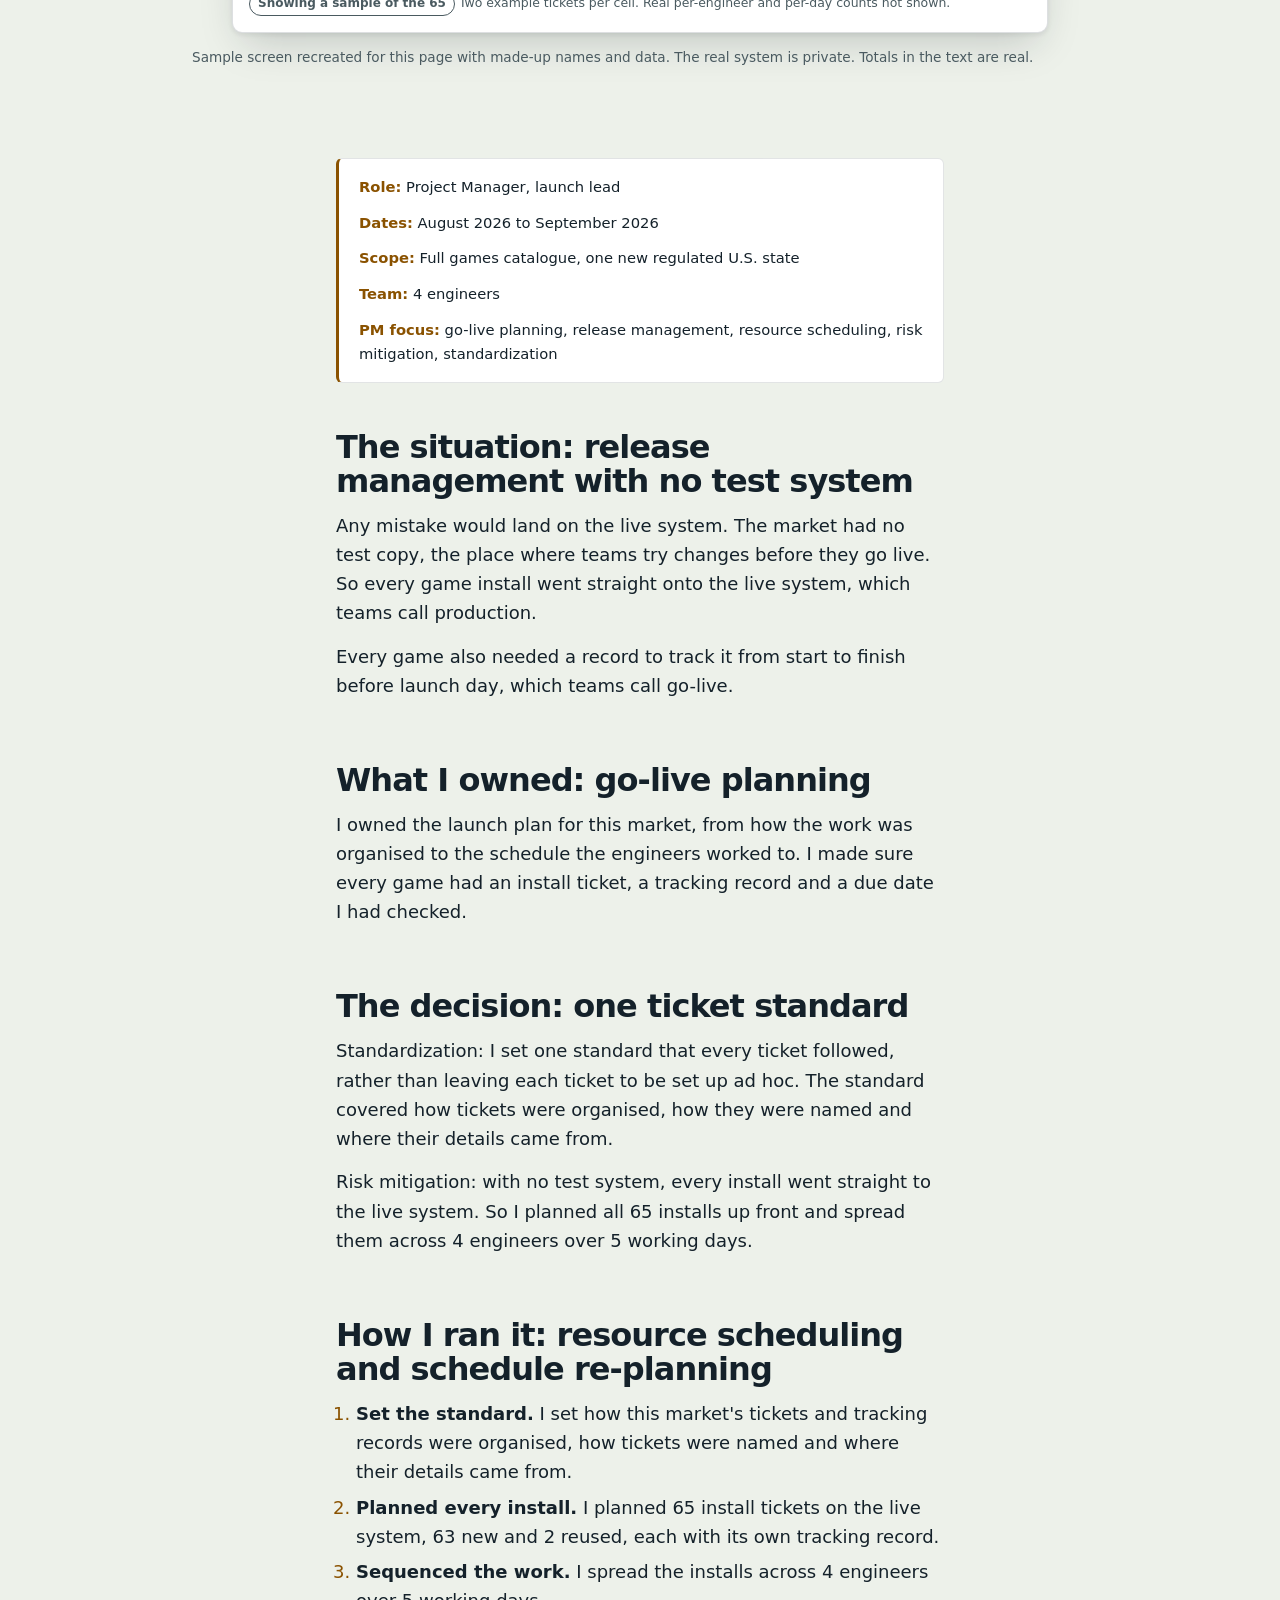
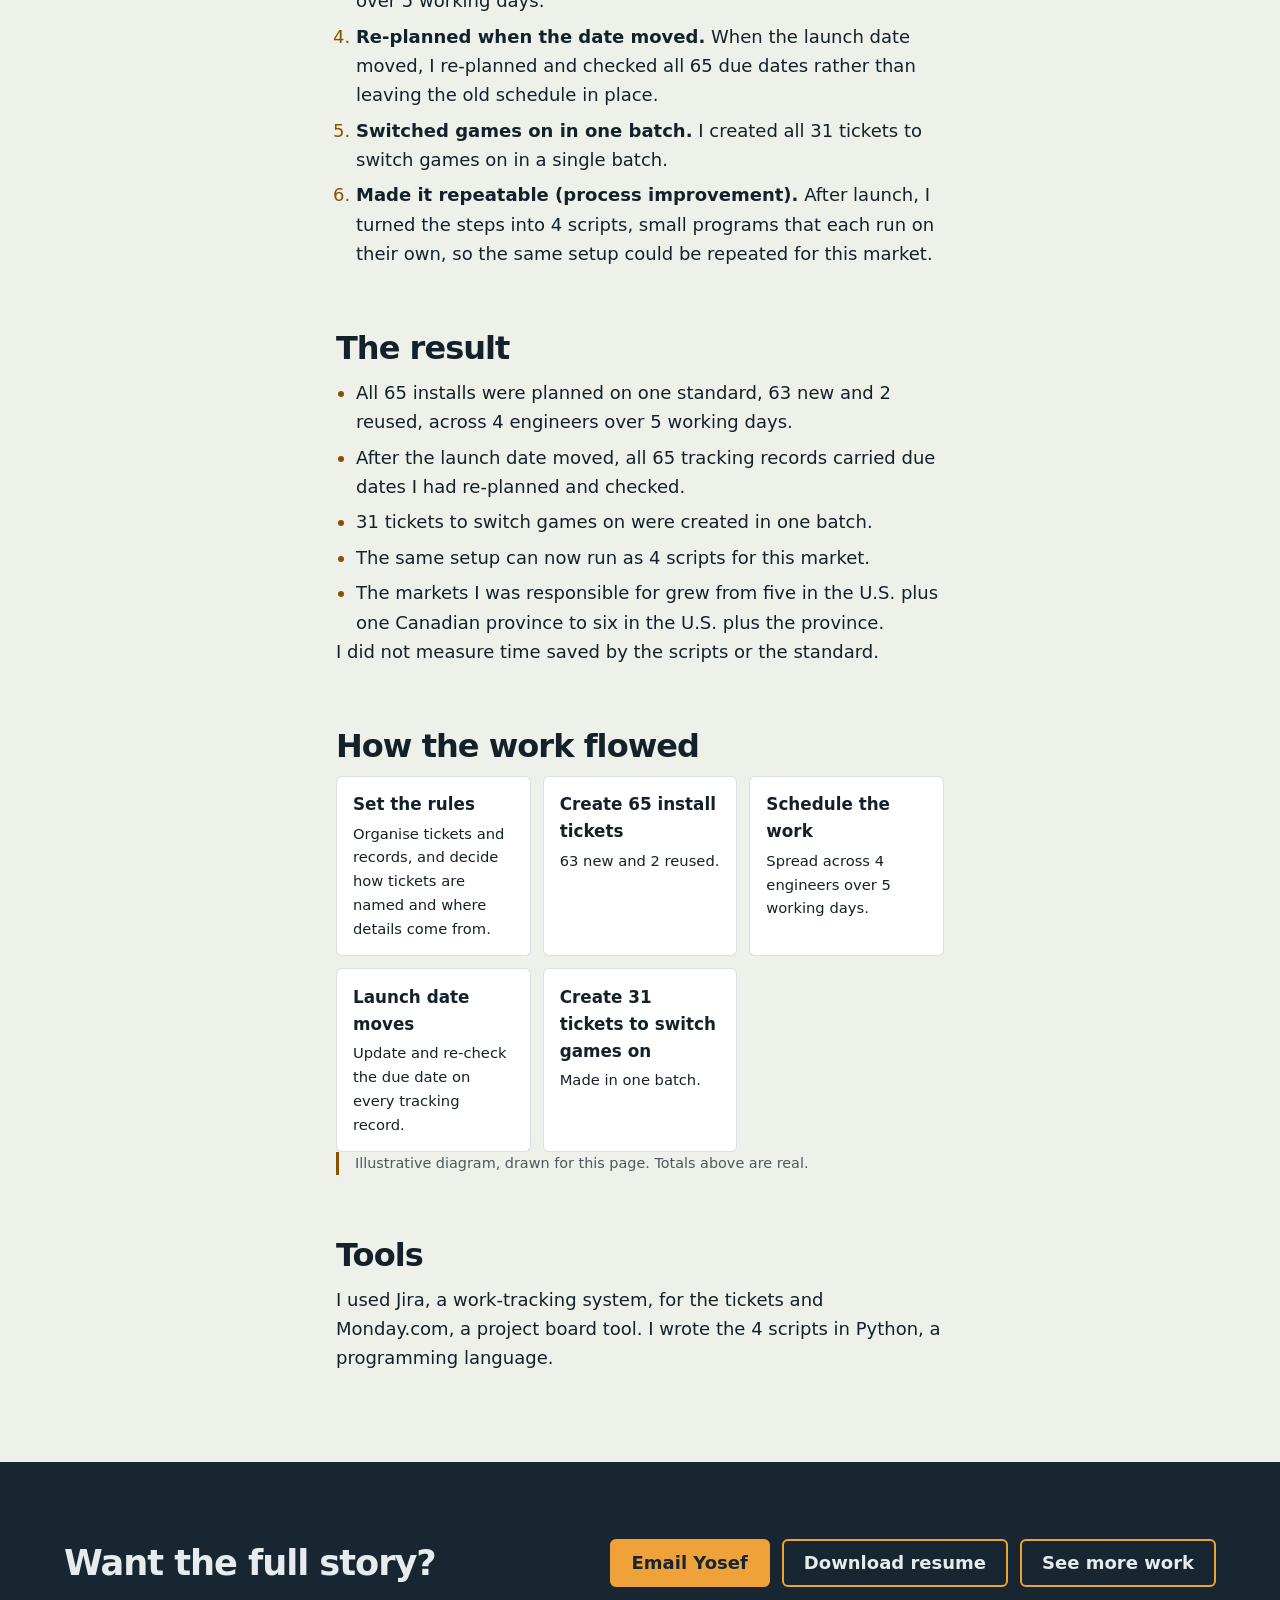
<file: Yosef-s-Portfolio-/case-market-launch.html>
<!doctype html>
<html lang="en"><head><meta charset="utf-8">
<title>Yosef Bayen | Project Manager</title>
<link rel="canonical" href="https://ybayen12-beep.github.io/case-market-launch.html">
<meta http-equiv="refresh" content="0; url=https://ybayen12-beep.github.io/case-market-launch.html">
<meta name="robots" content="noindex">
<script>location.replace("https://ybayen12-beep.github.io/case-market-launch.html" + location.hash);</script>
</head><body><p>This page has moved to <a href="https://ybayen12-beep.github.io/case-market-launch.html">https://ybayen12-beep.github.io/case-market-launch.html</a>.</p></body></html>
</file>
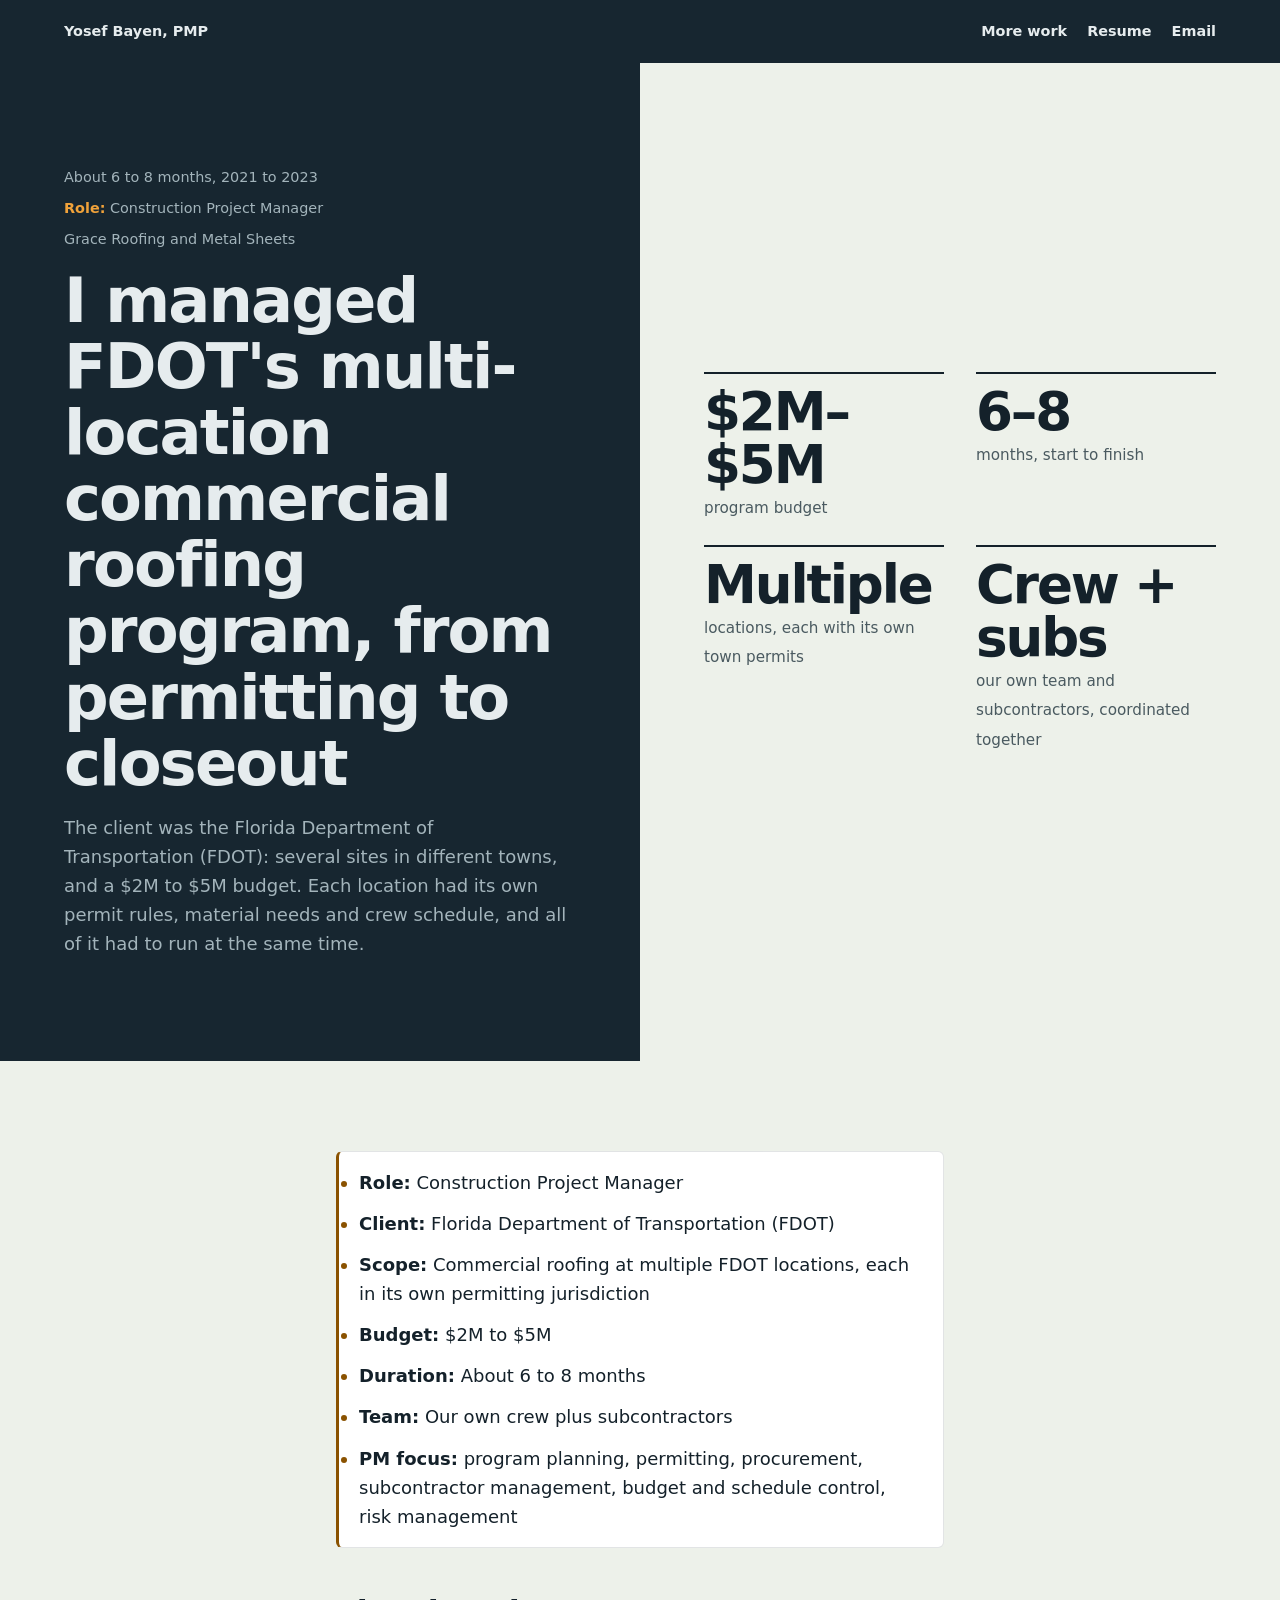
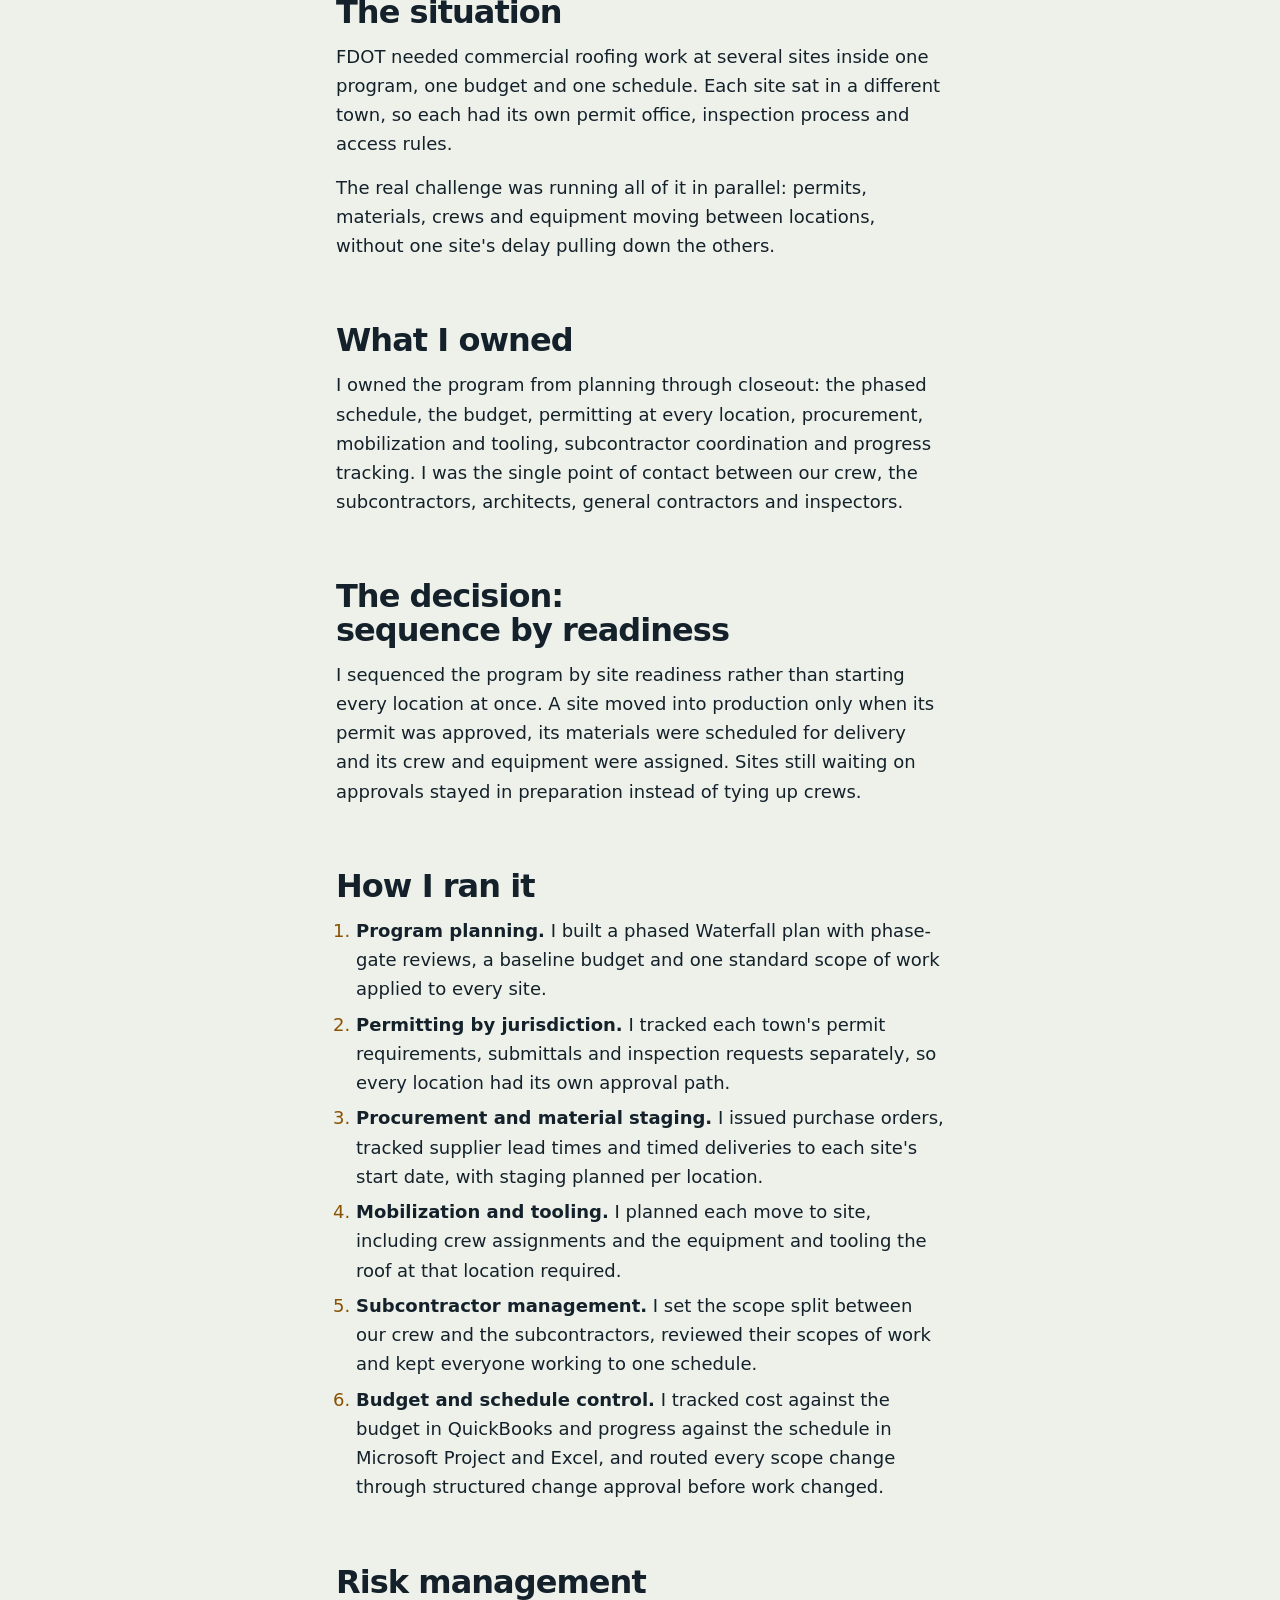
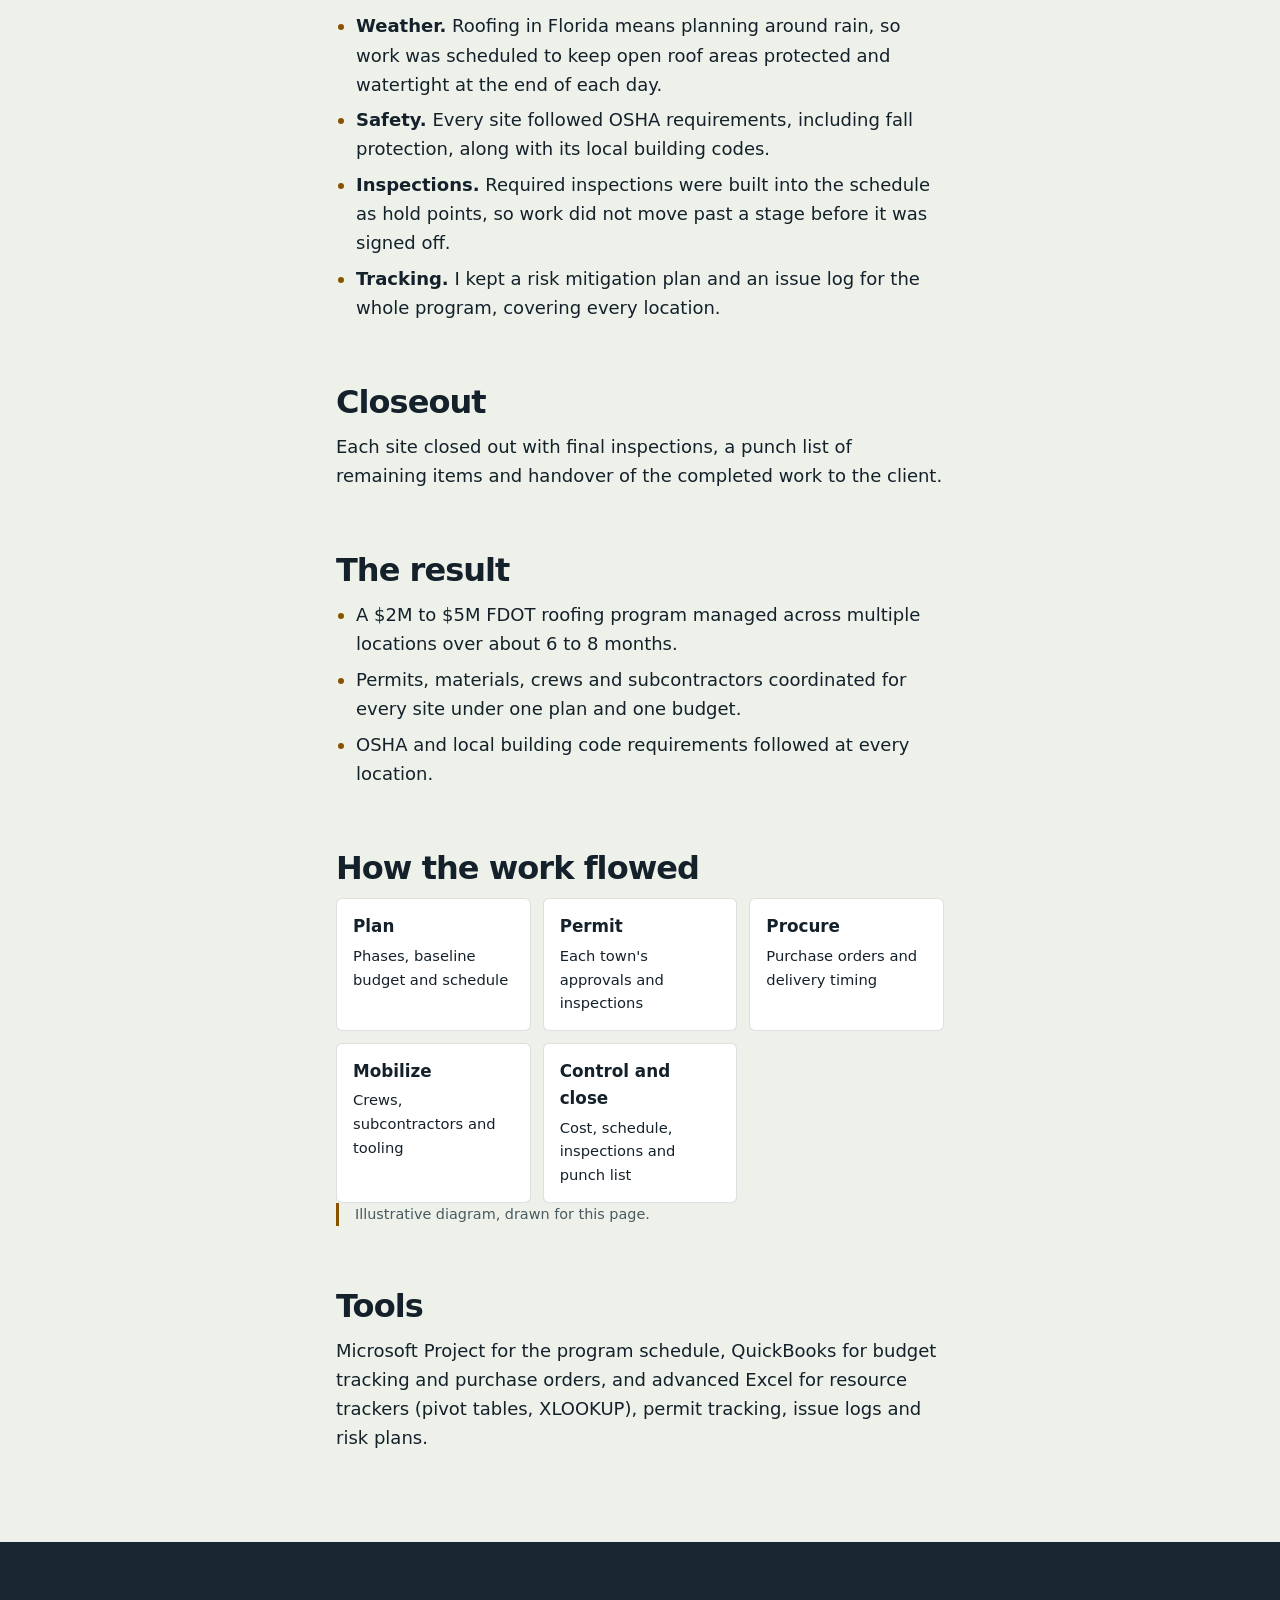
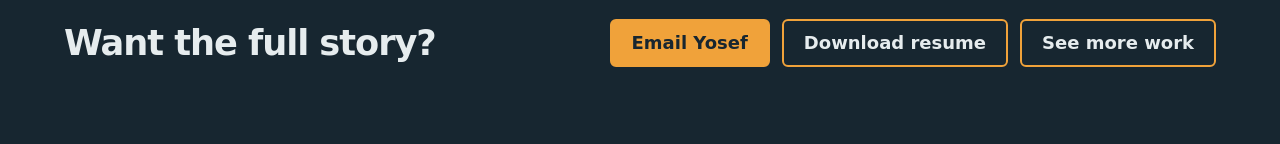
<file: Yosef-s-Portfolio-/case-roofing-program.html>
<!doctype html>
<html lang="en"><head><meta charset="utf-8">
<title>Yosef Bayen | Project Manager</title>
<link rel="canonical" href="https://ybayen12-beep.github.io/case-roofing-program.html">
<meta http-equiv="refresh" content="0; url=https://ybayen12-beep.github.io/case-roofing-program.html">
<meta name="robots" content="noindex">
<script>location.replace("https://ybayen12-beep.github.io/case-roofing-program.html" + location.hash);</script>
</head><body><p>This page has moved to <a href="https://ybayen12-beep.github.io/case-roofing-program.html">https://ybayen12-beep.github.io/case-roofing-program.html</a>.</p></body></html>
</file>
<file: scrollcraft.css>
/* ============================================================================
   scrollcraft.css: the taste floor
   ----------------------------------------------------------------------------
   Two layers, and the split matters:

     TOKENS   what you override per brand. Colour roles, the type ramp, the
              spacing scale, elevation, motion. A brand is ~12 values.
     DEVICES  what the engine drives. Do not restyle these to taste; they are
              the mechanism. Style your own markup instead.

   Nothing here draws a "component". There are no card, badge, or pill classes,
   because a stylesheet that ships those is how every page built on it ends up
   with the same shapes. You get a floor and a vocabulary; the composition is
   yours.
   ========================================================================== */

/* ---------------------------------------------------------------- tokens -- */
:root {
  /* --- colour roles. Override these six and the page is rebranded. -------- */
  --sc-canvas:      #08090b;   /* the page ground. Drift interpolates this.   */
  --sc-surface:     #101217;   /* anything raised off the ground             */
  --sc-ink:         #f4f2ef;   /* primary text                               */
  --sc-ink-soft:    #9a9ba1;   /* secondary text. Tinted, never flat gray.   */
  --sc-accent:      #d8ff3e;   /* ONE accent. It owns a region, not confetti. */
  --sc-accent-ink:  #08090b;   /* text that sits on the accent               */

  --sc-hairline:    color-mix(in oklab, var(--sc-ink) 12%, transparent);
  --sc-hairline-strong: color-mix(in oklab, var(--sc-ink) 22%, transparent);

  /* --- type. Two families max. Display carries voice, text carries prose. - */
  --sc-font-display: "Instrument Sans", "Geist", system-ui, sans-serif;
  --sc-font-text:    "Geist", system-ui, sans-serif;
  --sc-font-mono:    "Geist Mono", ui-monospace, monospace;

  /* Fluid ramp. Tracking tightens as size grows because a face set at 6rem
     with 0 tracking reads loose; this is optical correction, not decoration. */
  --sc-t-xs:   clamp(0.75rem, 0.72rem + 0.15vw, 0.82rem);
  --sc-t-sm:   clamp(0.875rem, 0.84rem + 0.18vw, 0.95rem);
  --sc-t-base: clamp(1rem, 0.96rem + 0.22vw, 1.125rem);
  --sc-t-lg:   clamp(1.2rem, 1.1rem + 0.5vw, 1.5rem);
  --sc-t-xl:   clamp(1.6rem, 1.35rem + 1.2vw, 2.25rem);
  --sc-t-2xl:  clamp(2.1rem, 1.6rem + 2.4vw, 3.4rem);
  --sc-t-3xl:  clamp(2.8rem, 1.9rem + 4.2vw, 5rem);
  --sc-t-4xl:  clamp(3.4rem, 1.9rem + 6.6vw, 7.5rem);

  --sc-track-tight:  -0.035em;
  --sc-track-snug:   -0.02em;
  --sc-track-normal: -0.005em;
  --sc-track-wide:    0.08em;

  --sc-leading-none: 0.94;
  --sc-leading-tight: 1.06;
  --sc-leading-body: 1.62;

  --sc-measure: 62ch;

  /* --- space. 4px base: the useful middle steps an 8-only scale misses. --- */
  --sc-1: 0.25rem;  --sc-2: 0.5rem;   --sc-3: 0.75rem;  --sc-4: 1rem;
  --sc-5: 1.5rem;   --sc-6: 2rem;     --sc-7: 3rem;     --sc-8: 4rem;
  --sc-9: 6rem;     --sc-10: 8rem;    --sc-11: 12rem;

  /* Section rhythm is fluid so a phone doesn't inherit desktop air. */
  --sc-section: clamp(4.5rem, 9vw, 11rem);
  --sc-gutter:  clamp(1.25rem, 5vw, 5.5rem);
  --sc-maxw:    82rem;

  /* --- radius. Pick one scale for the page and hold it. ------------------- */
  --sc-r-sm: 6px;  --sc-r-md: 12px;  --sc-r-lg: 20px;  --sc-r-pill: 999px;

  /* --- elevation. Every shadow has an offset AND a soft blur, and is tinted
         to the canvas hue. A zero-offset coloured halo is decoration, not
         depth, so there isn't one here. ---------------------------------- */
  --sc-shadow-color: 220 40% 2%;
  --sc-e1: 0 1px 2px hsl(var(--sc-shadow-color) / 0.28),
           0 2px 6px -1px hsl(var(--sc-shadow-color) / 0.20);
  --sc-e2: 0 2px 4px hsl(var(--sc-shadow-color) / 0.24),
           0 8px 18px -4px hsl(var(--sc-shadow-color) / 0.30);
  --sc-e3: 0 4px 8px hsl(var(--sc-shadow-color) / 0.22),
           0 18px 40px -8px hsl(var(--sc-shadow-color) / 0.38),
           0 48px 90px -24px hsl(var(--sc-shadow-color) / 0.30);

  /* Edge light: a 1px top highlight sells a raised surface better than any
     amount of blur, because real raised things catch light on their lip. */
  --sc-edge: inset 0 1px 0 color-mix(in oklab, var(--sc-ink) 10%, transparent);

  /* --- motion. Built-in CSS easings are too weak for UI. ------------------ */
  --sc-ease-out:    cubic-bezier(0.23, 1, 0.32, 1);
  --sc-ease-in-out: cubic-bezier(0.77, 0, 0.175, 1);
  --sc-ease-drawer: cubic-bezier(0.32, 0.72, 0, 1);
  --sc-d-fast: 160ms;  --sc-d-base: 240ms;  --sc-d-slow: 420ms;

  --sc-z-stage: 1; --sc-z-copy: 20; --sc-z-chrome: 60;
}

/* --------------------------------------------------------------- reset -- */
*, *::before, *::after { box-sizing: border-box; }
html { -webkit-text-size-adjust: 100%; scroll-behavior: smooth; }
@media (prefers-reduced-motion: reduce) { html { scroll-behavior: auto; } }

body {
  margin: 0;
  background: var(--sc-canvas);
  color: var(--sc-ink);
  font-family: var(--sc-font-text);
  font-size: var(--sc-t-base);
  line-height: var(--sc-leading-body);
  letter-spacing: var(--sc-track-normal);
  -webkit-font-smoothing: antialiased;
  text-rendering: optimizeLegibility;
  font-synthesis-weight: none;
  overflow-x: clip;
}
img, video, canvas, svg { display: block; max-width: 100%; }
button, input, select, textarea { font: inherit; color: inherit; }

/* ------------------------------------------------- the browser surfaces --
   The parts you did not draw still carry the design. Selection, caret, focus
   ring, scrollbar and tabular numerals all ship with defaults that belong to no
   design system. Theming them is the cheapest signal that a page was built
   rather than assembled, and it is the step that gets skipped most reliably. */
::selection { background: var(--sc-accent); color: var(--sc-accent-ink); }
:root { caret-color: var(--sc-accent); accent-color: var(--sc-accent); }
:focus-visible {
  outline: 2px solid var(--sc-accent);
  outline-offset: 3px;
  border-radius: var(--sc-r-sm);
}
:where(a) { color: inherit; text-decoration-thickness: 1px; text-underline-offset: 0.22em; }
@supports (scrollbar-color: auto) {
  html { scrollbar-color: color-mix(in oklab, var(--sc-ink) 26%, transparent) transparent; scrollbar-width: thin; }
}
:where(table, .sc-nums, [data-sc-count]) { font-variant-numeric: tabular-nums; }

/* ----------------------------------------------------------- typography -- */
.sc-display {
  font-family: var(--sc-font-display);
  font-weight: 500;
  line-height: var(--sc-leading-none);
  letter-spacing: var(--sc-track-tight);
  text-wrap: balance;
  margin: 0;
}
.sc-display--xl { font-size: var(--sc-t-4xl); }
.sc-display--lg { font-size: var(--sc-t-3xl); }
.sc-display--md { font-size: var(--sc-t-2xl); letter-spacing: var(--sc-track-snug); }
.sc-lede {
  font-size: var(--sc-t-lg);
  line-height: 1.44;
  letter-spacing: var(--sc-track-snug);
  color: var(--sc-ink);
  max-width: 46ch;
  text-wrap: pretty;
  margin: 0;
}
.sc-body { max-width: var(--sc-measure); color: var(--sc-ink-soft); text-wrap: pretty; margin: 0; }
.sc-label {
  font-family: var(--sc-font-mono);
  font-size: var(--sc-t-xs);
  letter-spacing: var(--sc-track-wide);
  text-transform: uppercase;
  color: var(--sc-ink-soft);
}

/* ---------------------------------------------------------------- layout -- */
.sc-wrap { width: 100%; max-width: var(--sc-maxw); margin-inline: auto; padding-inline: var(--sc-gutter); }
.sc-section { padding-block: var(--sc-section); }
/* More space above a heading than below it: the gap belongs to the boundary,
   not to the pair. */
.sc-stack > * + * { margin-top: var(--sc-4); }
.sc-stack > :is(h1,h2,h3) { margin-top: var(--sc-7); }
.sc-stack > :is(h1,h2,h3):first-child { margin-top: 0; }
.sc-rule { height: 1px; border: 0; background: var(--sc-hairline); margin: 0; }

/* =============================================================== DEVICES ==
   Driven by the engine. Restyle your own markup, not these.                */

.sc-act--pinned { position: relative; }
.sc-stage {
  position: sticky; top: 0;
  height: 100vh; height: 100svh;
  overflow: clip;
  z-index: var(--sc-z-stage);
}

/* scrub / sequence media */
.sc-stage :is(video[data-sc-scrub], canvas[data-sc-sequence], .sc-stage__poster) {
  position: absolute; inset: 0;
  width: 100%; height: 100%;
  object-fit: cover;
}
video[data-sc-scrub] { opacity: 0; transition: opacity 380ms var(--sc-ease-out); }
.sc-has-clip video[data-sc-scrub] { opacity: 1; }
/* The poster is a live frame-holder, not a placeholder: it stays up until a
   real video frame has painted, which is what stops the blank-stage flash. */
.sc-stage__poster { z-index: 0; transition: opacity 380ms var(--sc-ease-out); }
.sc-has-clip .sc-stage__poster { opacity: 0; }

/* A scrim only where text sits. A full-frame darkening layer flattens the
   image everywhere to fix contrast in one corner. */
.sc-scrim {
  position: absolute; inset: 0; pointer-events: none; z-index: 1;
  background: linear-gradient(
    var(--sc-scrim-angle, 180deg),
    color-mix(in oklab, var(--sc-canvas) var(--sc-scrim-a, 78%), transparent) 0%,
    color-mix(in oklab, var(--sc-canvas) 30%, transparent) 42%,
    transparent 68%);
}
/* Point the scrim at the copy. A scrim gradient that darkens the top while the
   copy sits at the bottom fixes contrast nowhere and flattens the image
   everywhere, which is the most common way text-over-video goes wrong. */
.sc-scrim--bottom { --sc-scrim-angle: 0deg; }
.sc-scrim--left   { --sc-scrim-angle: 90deg; }
.sc-scrim--right  { --sc-scrim-angle: 270deg; }

/* Corner scrims, for copy anchored to a corner. An edge gradient has to darken
   a whole band across the frame to cover one corner; a corner gradient puts the
   density where the text is and leaves the rest of the image alone. Pair with
   .sc-copy--lead / .sc-copy--trail. */
.sc-scrim--lead {
  background: linear-gradient(to top right,
    color-mix(in oklab, var(--sc-canvas) 94%, transparent) 0%,
    color-mix(in oklab, var(--sc-canvas) 72%, transparent) 30%,
    color-mix(in oklab, var(--sc-canvas) 30%, transparent) 52%,
    transparent 72%);
}
.sc-scrim--trail {
  background: linear-gradient(to top left,
    color-mix(in oklab, var(--sc-canvas) 94%, transparent) 0%,
    color-mix(in oklab, var(--sc-canvas) 72%, transparent) 30%,
    color-mix(in oklab, var(--sc-canvas) 30%, transparent) 52%,
    transparent 72%);
}
/* A band across the bottom, for copy that spans the full width of the frame.
   That is what both corner anchors become below 860px, and it is also the right
   shape whenever the copy block is wider than a corner. */
.sc-scrim--band {
  background: linear-gradient(to top,
    color-mix(in oklab, var(--sc-canvas) 94%, transparent) 0%,
    color-mix(in oklab, var(--sc-canvas) 74%, transparent) 22%,
    color-mix(in oklab, var(--sc-canvas) 30%, transparent) 42%,
    transparent 58%);
}
.sc-scrim--vignette {
  background: radial-gradient(120% 90% at 50% 45%, transparent 40%,
              color-mix(in oklab, var(--sc-canvas) 70%, transparent) 100%);
}

/* copy over a stage.
   max-width is in rem, never ch. A `ch` on this container resolves against the
   CONTAINER's font-size (body size), not the display size of the heading inside
   it, so `max-width: 20ch` here silently produces a ~180px column and wraps a
   hero headline to six lines. Set a ch measure on the text element itself. */
.sc-copy {
  position: absolute; z-index: var(--sc-z-copy);
  inset-inline: var(--sc-gutter);
  max-width: min(46rem, 76vw);
  will-change: opacity, transform;
}
.sc-copy--lead   { left: var(--sc-gutter); bottom: clamp(3rem, 12vh, 9rem); }
/* inset-inline FIRST. It is the shorthand for left+right, so declaring it after
   `left: 50%` resets left to auto and the block drifts off the left edge. */
.sc-copy--center { inset-inline: auto; left: 50%; top: 50%; translate: -50% -50%; text-align: center; }
.sc-copy--trail  { inset-inline: auto; right: var(--sc-gutter); bottom: clamp(3rem, 12vh, 9rem); text-align: right; }

/* cue defaults: the engine writes opacity/transform inline, these are the
   pre-paint state so nothing flashes before the first read() */
[data-sc-cue] { opacity: 0; will-change: opacity, transform; }
.sc-ready [data-sc-cue] { transition: none; }

/* kinetic split */
.sc-split { display: inline-block; overflow: hidden; vertical-align: top; }
/* Descenders live below the baseline; a line mask clipped to the line box eats
   the tails off g, y, p, j. The padding buys them room back. */
.sc-split--line { display: block; padding-bottom: 0.14em; margin-bottom: -0.14em; }
.sc-split__i { display: inline-block; will-change: transform, opacity; }
.sc-is-split { opacity: 1 !important; }

/* horizontal rail */
[data-sc-pan] { display: flex; will-change: transform; }

/* reveal + parallax */
[data-sc-reveal] { will-change: clip-path; }
[data-sc-parallax] { will-change: transform; }

/* flow reveal (fires once) */
[data-sc-in], [data-sc-stagger] > * {
  opacity: 0;
  transform: translate3d(0, 14px, 0);
  transition: opacity 620ms var(--sc-ease-out), transform 620ms var(--sc-ease-out);
}
[data-sc-in].sc-in, [data-sc-stagger] > .sc-in { opacity: 1; transform: none; }

/* pointer devices */
[data-sc-tilt] { transform-style: preserve-3d; will-change: transform; }
[data-sc-magnet] { will-change: transform; }
/* isolation always; position only if nothing more specific already set it.
   Written with :where() (zero specificity) on purpose: a plain `position:
   relative` here has the same weight as `.sc-stage` and, being later in the
   file, silently wins. A stage carrying both attributes then stops being
   sticky and the whole act scrolls away instead of pinning. */
[data-sc-spotlight] { isolation: isolate; }
:where([data-sc-spotlight]) { position: relative; }
[data-sc-spotlight]::after {
  content: ""; position: absolute; inset: 0; pointer-events: none; z-index: 2;
  background: radial-gradient(
    28rem 28rem at calc(var(--sc-mx, 0.5) * 100%) calc(var(--sc-my, 0.5) * 100%),
    color-mix(in oklab, var(--sc-accent) 16%, transparent), transparent 70%);
  opacity: 0; transition: opacity var(--sc-d-slow) var(--sc-ease-out);
}
[data-sc-spotlight]:hover::after { opacity: 1; }

/* =========================================================== WORLDFLIGHT ==
   One fixed stage for the whole page. The only thing in document flow is the
   spacer, and it is empty. If you find yourself adding a section here, you want
   act mode instead: the moment a real block scrolls past the fixed stage, the
   page has a seam again and the whole point is gone.                        */

[data-sc-mode="worldflight"] { position: relative; }

.sc-world {
  position: fixed; inset: 0;
  overflow: clip;
  z-index: var(--sc-z-stage);
  background: var(--sc-canvas);
}

/* Every leg is mounted for the life of the page and stacked in the same box.
   The engine owns opacity, visibility and z-index here; do not set them. */
.sc-world__seg {
  position: absolute; inset: 0;
  opacity: 0;
  will-change: opacity;
}
.sc-world__seg > :is(video, img, canvas) {
  position: absolute; inset: 0;
  width: 100%; height: 100%;
  object-fit: cover;
}
/* The poster is the frame-holder AND the first camera move: the engine pushes
   it in slowly until a real decoded frame is available to replace it. */
.sc-world__poster {
  z-index: 0;
  transform-origin: 50% 50%;
  transition: opacity 420ms var(--sc-ease-out);
}
.sc-world__seg > video { z-index: 1; }
.sc-world__seg.sc-has-clip .sc-world__poster { opacity: 0; }
/* The act stylesheet lights a clip through its ancestor act. A worldflight leg
   has no act, so match the class the engine also writes on the clip itself. */
video[data-sc-scrub].sc-has-clip { opacity: 1; }

/* The copy layer is fixed too, and inert by default: the engine hands
   pointer-events back to a block only while it is actually legible. */
.sc-world__copy {
  position: fixed; inset: 0;
  z-index: var(--sc-z-copy);
  pointer-events: none;
}
.sc-world__scrim { position: absolute; inset: 0; pointer-events: none; z-index: 0; }
[data-sc-copy] {
  opacity: 0;
  pointer-events: none;
  will-change: opacity, transform;
}
.sc-ready [data-sc-copy] { transition: none; }

/* The track. Empty on purpose. */
.sc-world__spacer { pointer-events: none; }

/* scroll progress */
[data-sc-progress] {
  position: fixed; inset: 0 0 auto 0; height: 2px; z-index: var(--sc-z-chrome);
  background: var(--sc-accent); transform-origin: 0 50%; transform: scaleX(0);
  will-change: transform;
}

/* ----------------------------------------------------------- atmosphere --
   Depth is not only shadow. Grain keeps a flat dark ground from banding, and
   it is the difference between "a dark page" and "a lit room". */
.sc-grain { position: fixed; inset: 0; pointer-events: none; z-index: 3; opacity: 0.045; }
.sc-grain::before {
  content: ""; position: absolute; inset: -50%;
  background-image: url("data:image/svg+xml;utf8,<svg xmlns='http://www.w3.org/2000/svg' width='140' height='140'><filter id='n'><feTurbulence type='fractalNoise' baseFrequency='0.85' numOctaves='3'/></filter><rect width='140' height='140' filter='url(%23n)'/></svg>");
}

/* -------------------------------------------------------- reduced motion -- */
@media (prefers-reduced-motion: reduce) {
  /* Fewer and gentler, not zero. Opacity still carries the reveal so the page
     is comprehensible; every position change is dropped. */
  [data-sc-in], [data-sc-stagger] > * { transform: none; transition-duration: 220ms; }
  [data-sc-parallax], [data-sc-pan], .sc-split__i { transform: none !important; }
  /* A wipe is a position change too. Show reveal content settled. */
  [data-sc-reveal] { clip-path: none !important; }
  /* A rail's transform IS its navigation, not decoration. Zeroing it the way
     parallax and kinetic type are zeroed parks the act on its first screenful
     and makes everything past the fold unreachable: a device degrading into
     missing content. Hand the travel back to the reader as an ordinary scroll
     region instead, so the same items are all still gettable without motion.
     A build that would rather re-lay the rail out as a grid can still do that;
     this is the floor, not the ceiling. */
  [data-sc-act="pan"] .sc-stage,
  [data-sc-act="pan"] [data-sc-stage] {
    overflow-x: auto; overflow-y: hidden;
    overscroll-behavior-x: contain;
    scroll-snap-type: x proximity;
  }
  [data-sc-pan] > * { scroll-snap-align: center; }
  [data-sc-spotlight]::after { display: none; }
  /* A worldflight keeps its whole story here. No clip is ever fetched, so the
     posters are the film, and they cross-dissolve through exactly the same
     seams at exactly the same scroll positions. The push-in and the copy drift
     are the only things that go. */
  .sc-world__poster, [data-sc-copy] { transform: none !important; }
}

/* --------------------------------------------------------------- mobile -- */
@media (max-width: 860px) {
  .sc-copy { inset-inline: var(--sc-gutter); max-width: none; }
  .sc-copy--trail { text-align: left; }
  .sc-stage { height: 100svh; }
  /* .sc-copy--trail re-anchors to the left and spans the full width here, so a
     bottom-RIGHT corner gradient darkens the one corner the copy just left and
     guarantees a contrast failure over any bright clip. Point the density at
     the copy: the same band .sc-scrim--band paints. */
  .sc-scrim--trail {
    background: linear-gradient(to top,
      color-mix(in oklab, var(--sc-canvas) 94%, transparent) 0%,
      color-mix(in oklab, var(--sc-canvas) 74%, transparent) 22%,
      color-mix(in oklab, var(--sc-canvas) 30%, transparent) 42%,
      transparent 58%);
  }
}
</file>
<file: case.css>
/* Shared style for the project pages. Same palette and type as the home page:
   the problem sits on the dark ground, the work and result on the light. */
:root {
  --dark: #172630; --dark-ink: #e6ecee; --dark-soft: #a3b4bb; --amber: #f0a23a;
  --light: #edf1ea; --ink: #14212a; --soft: #4a5a60; --accent: #8a5200;
  --display: "Bricolage Grotesque", system-ui, sans-serif;
  --text: "IBM Plex Sans", system-ui, sans-serif;
  --gutter: clamp(1.25rem, 5vw, 5.5rem);
}
* { box-sizing: border-box; }
html { -webkit-text-size-adjust: 100%; }
body { margin: 0; background: var(--light); color: var(--ink); font-family: var(--text); font-size: clamp(1rem, 0.96rem + 0.22vw, 1.125rem); line-height: 1.62; overflow-x: clip; }
a { color: inherit; }
a:focus-visible { outline: 3px solid var(--accent); outline-offset: 3px; }
h1, h2, h3 { font-family: var(--display); margin: 0; letter-spacing: -0.03em; line-height: 1.06; text-wrap: balance; }
p { margin: 0; text-wrap: pretty; }

.top { display: flex; justify-content: space-between; align-items: center; gap: 1rem; padding: 1.25rem var(--gutter); background: var(--dark); color: var(--dark-ink); font-size: 0.9rem; }
.top a { text-decoration: none; font-weight: 600; }
.top a:hover { color: var(--amber); }

/* Hero: problem on dark, result on light, the same split as the home page. */
.case-hero { display: grid; grid-template-columns: 1fr 1fr; min-height: 70svh; }
.case-hero .problem { background: var(--dark); color: var(--dark-ink); padding: clamp(3rem, 8vw, 7rem) var(--gutter); display: flex; flex-direction: column; justify-content: center; gap: 1rem; }
.case-hero .result { padding: clamp(3rem, 8vw, 7rem) var(--gutter); display: flex; flex-direction: column; justify-content: center; gap: 1.25rem; }
.meta { font-size: 0.9rem; color: var(--dark-soft); display: flex; flex-wrap: wrap; gap: 0.5rem 1rem; }
.meta b { color: var(--amber); font-weight: 600; }
.case-hero h1 { font-size: clamp(2.2rem, 1.5rem + 3vw, 4rem); font-weight: 800; }
.case-hero .problem p { color: var(--dark-soft); max-width: 44ch; }
.figures { display: grid; grid-template-columns: repeat(2, minmax(0, 1fr)); gap: 1.5rem 2rem; }
.figures div { border-top: 2px solid var(--ink); padding-top: 0.75rem; }
.figures strong { display: block; font-family: var(--display); font-weight: 800; font-size: clamp(2rem, 1.4rem + 2.4vw, 3.4rem); letter-spacing: -0.04em; line-height: 1; font-variant-numeric: tabular-nums; }
.figures span { font-size: 0.95rem; color: var(--soft); }

/* Body: a narrow reading column with headed sections. */
.case-body { max-width: 46rem; margin: 0 auto; padding: clamp(3rem, 7vw, 6rem) var(--gutter); }
.case-body section + section { margin-top: clamp(2.5rem, 5vw, 4rem); }
.case-body h2 { font-size: clamp(1.4rem, 1.2rem + 1vw, 2rem); font-weight: 700; margin-bottom: 0.75rem; }
.case-body p + p { margin-top: 0.9rem; }
.case-body ul, .case-body ol { margin: 0.75rem 0 0; padding-left: 1.25rem; }
.case-body li + li { margin-top: 0.4rem; }
.case-body li::marker { color: var(--accent); }
.note { font-size: 0.9rem; color: var(--soft); border-left: 3px solid var(--accent); padding-left: 1rem; }

/* Optional diagram: sample steps drawn with markup, labelled as illustrative. */
.steps { list-style: none; padding: 0 !important; display: grid; grid-template-columns: repeat(auto-fit, minmax(9rem, 1fr)); gap: 0.75rem; counter-reset: s; }
.steps li { margin: 0 !important; background: #fff; border: 1px solid color-mix(in oklab, var(--ink) 14%, transparent); border-radius: 6px; padding: 0.9rem 1rem; font-size: 0.92rem; }
.steps li b { display: block; font-family: var(--display); font-size: 1.05rem; margin-bottom: 0.2rem; }

.next { background: var(--dark); color: var(--dark-ink); padding: clamp(3rem, 6vw, 5rem) var(--gutter); display: flex; flex-wrap: wrap; justify-content: space-between; align-items: center; gap: 1.5rem; }
.next h2 { font-size: clamp(1.4rem, 1.1rem + 1.4vw, 2.2rem); font-weight: 800; }
.next .links { display: flex; flex-wrap: wrap; gap: 0.75rem; }
.btn { display: inline-flex; align-items: center; min-height: 48px; padding: 0 1.25rem; border-radius: 6px; font-weight: 600; text-decoration: none; border: 2px solid var(--amber); color: var(--dark-ink); }
.btn--solid { background: var(--amber); color: var(--dark); }
.btn:hover { background: var(--dark-ink); border-color: var(--dark-ink); color: var(--dark); }

@media (max-width: 760px) {
  .case-hero { grid-template-columns: 1fr; min-height: 0; }
  .figures { grid-template-columns: 1fr 1fr; gap: 1rem; }
}

/* Sample screens: recreated with made-up data, always captioned as such. */
.sample { margin: clamp(2.5rem, 5vw, 4rem) auto 0; max-width: 64rem; padding: 0 var(--gutter); }
.sample h2 { font-size: clamp(1.4rem, 1.2rem + 1vw, 2rem); font-weight: 700; margin-bottom: 0.75rem; }
.screen { background: #fff; border-radius: 10px; border: 1px solid color-mix(in oklab, var(--ink) 14%, transparent); box-shadow: 0 2px 4px hsl(205 30% 12% / 0.08), 0 18px 40px -12px hsl(205 30% 12% / 0.22); overflow: hidden; font-size: 0.85rem; }
.screen-bar { display: flex; align-items: center; gap: 0.5rem; padding: 0.6rem 0.9rem; background: var(--dark); color: var(--dark-ink); font-size: 0.8rem; }
.screen-bar i { width: 10px; height: 10px; border-radius: 50%; background: color-mix(in oklab, var(--dark-ink) 30%, transparent); }
.screen-bar span { margin-left: 0.5rem; font-weight: 600; }
.screen-body { padding: 1rem; overflow-x: auto; }
.screen table { border-collapse: collapse; width: 100%; min-width: 34rem; font-variant-numeric: tabular-nums; }
.screen th, .screen td { text-align: left; padding: 0.45rem 0.6rem; border-bottom: 1px solid color-mix(in oklab, var(--ink) 10%, transparent); white-space: nowrap; }
.screen th { font-weight: 600; color: var(--soft); font-size: 0.78rem; }
.chip { display: inline-block; padding: 1px 8px; border-radius: 999px; font-size: 0.75rem; font-weight: 600; border: 1px solid currentColor; }
.chip--ok { color: #23704f; } .chip--bad { color: #a8322a; } .chip--warn { color: var(--accent); } .chip--muted { color: var(--soft); }
.sample-caption { margin-top: 0.75rem; font-size: 0.85rem; color: var(--soft); }

.top-links { display: flex; gap: 1.25rem; }

.case-body .factsbox { margin: 0 0 3rem !important; padding: 1rem 1.25rem !important; background: #fff; border: 1px solid color-mix(in oklab, var(--ink) 12%, transparent); border-left: 3px solid var(--accent); border-radius: 6px; display: grid !important; gap: 0.35rem; }
</file>
